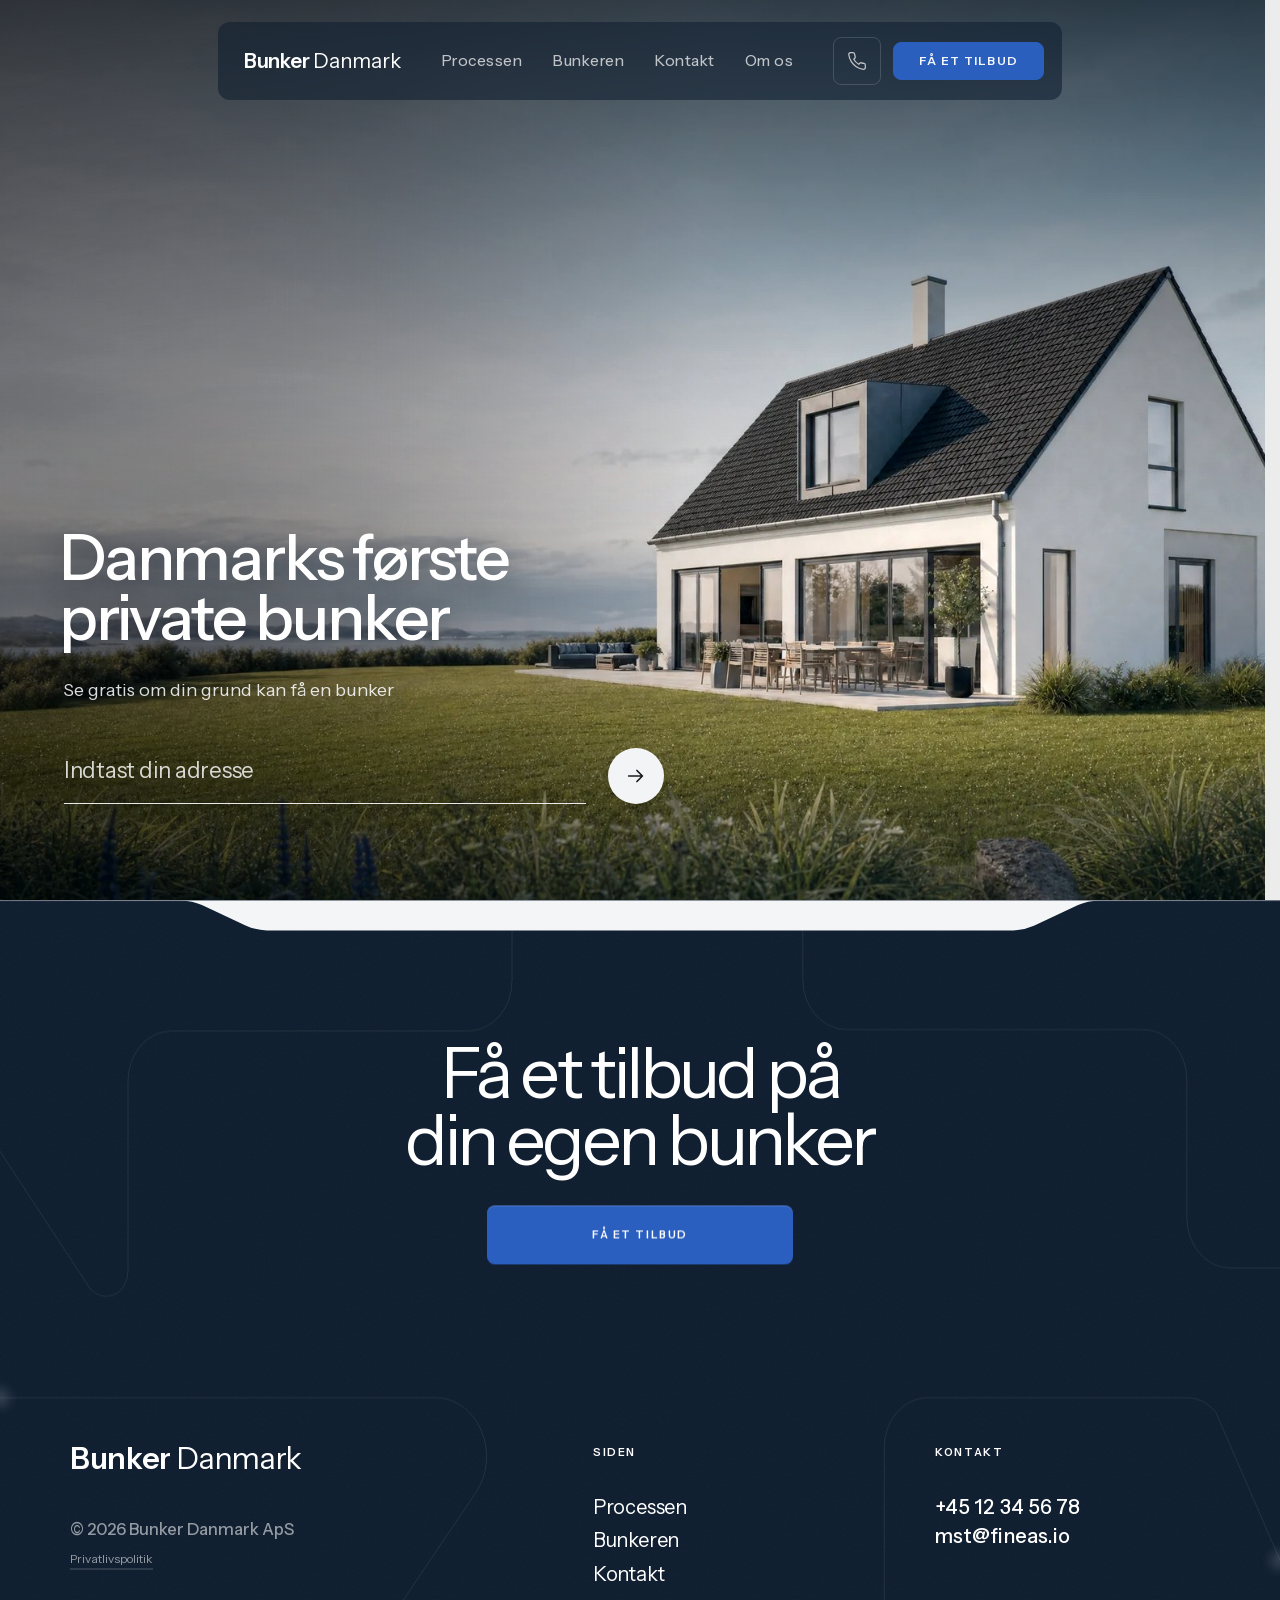
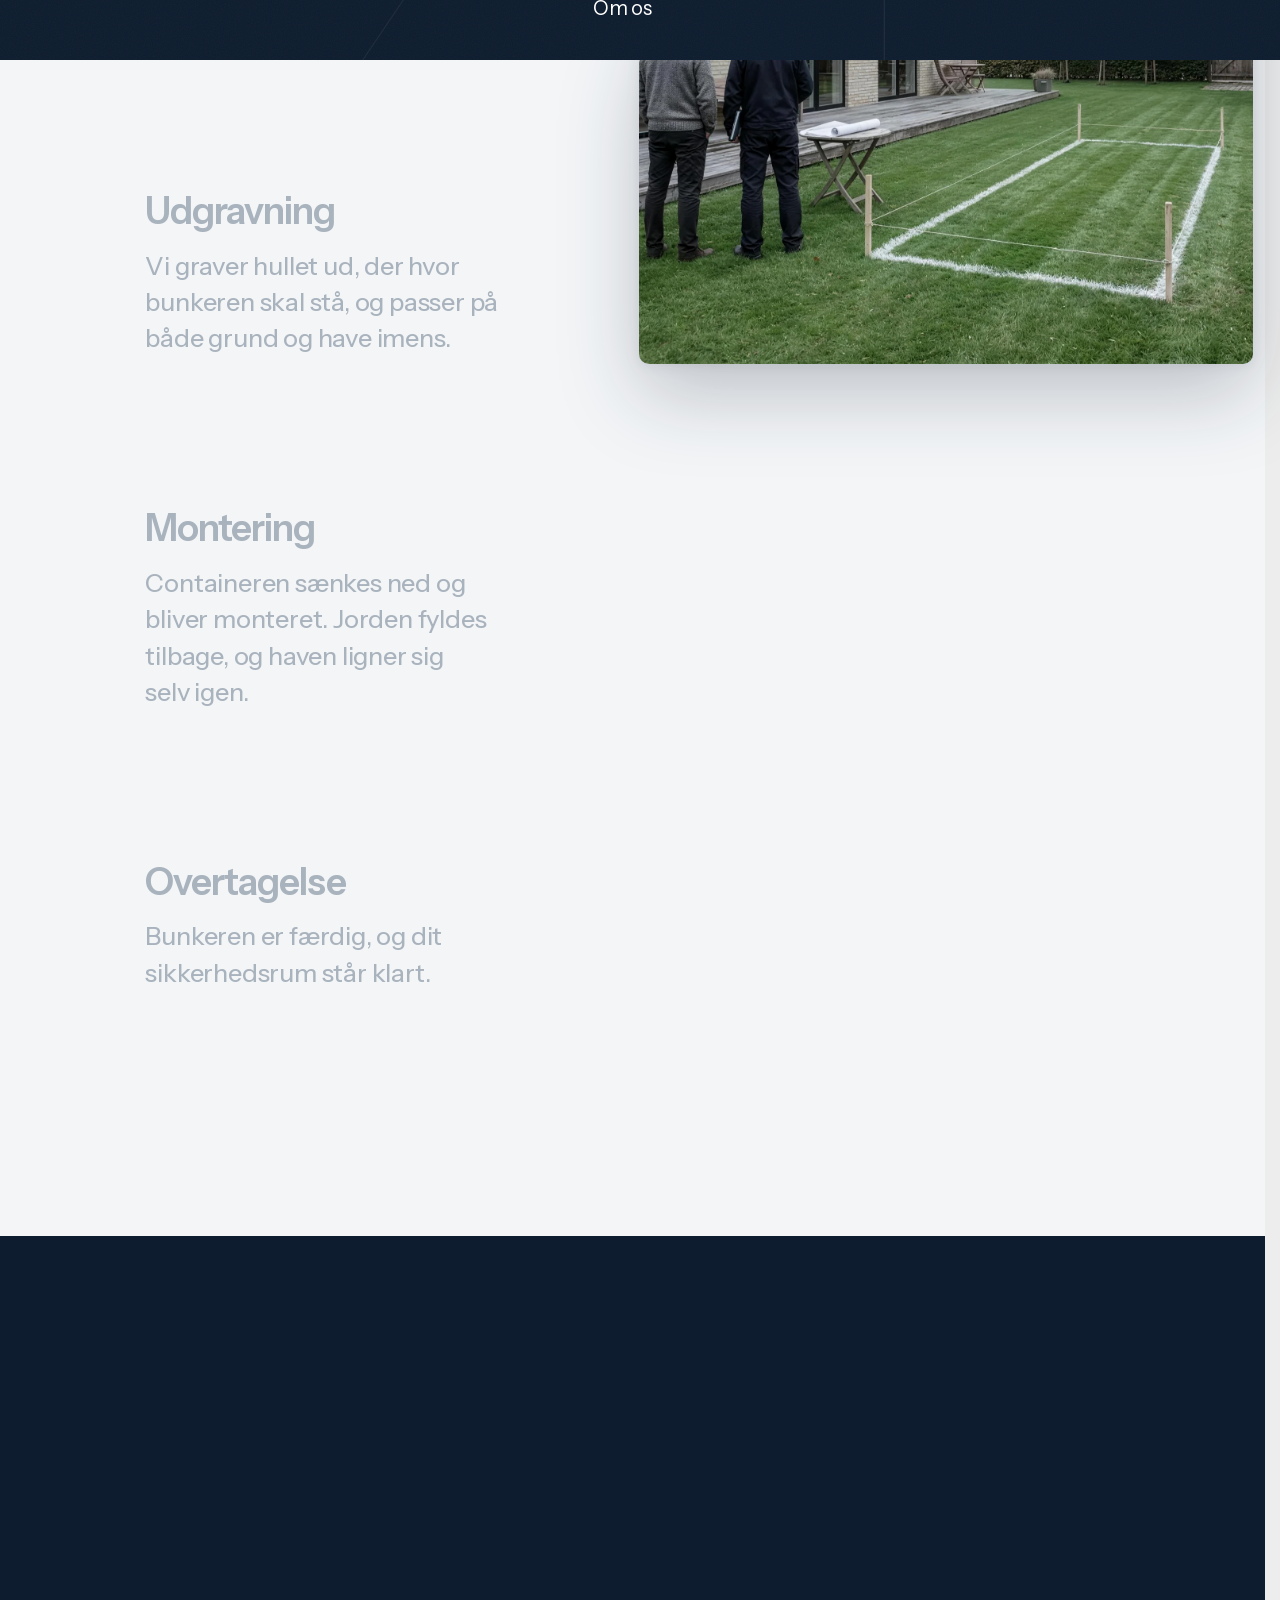
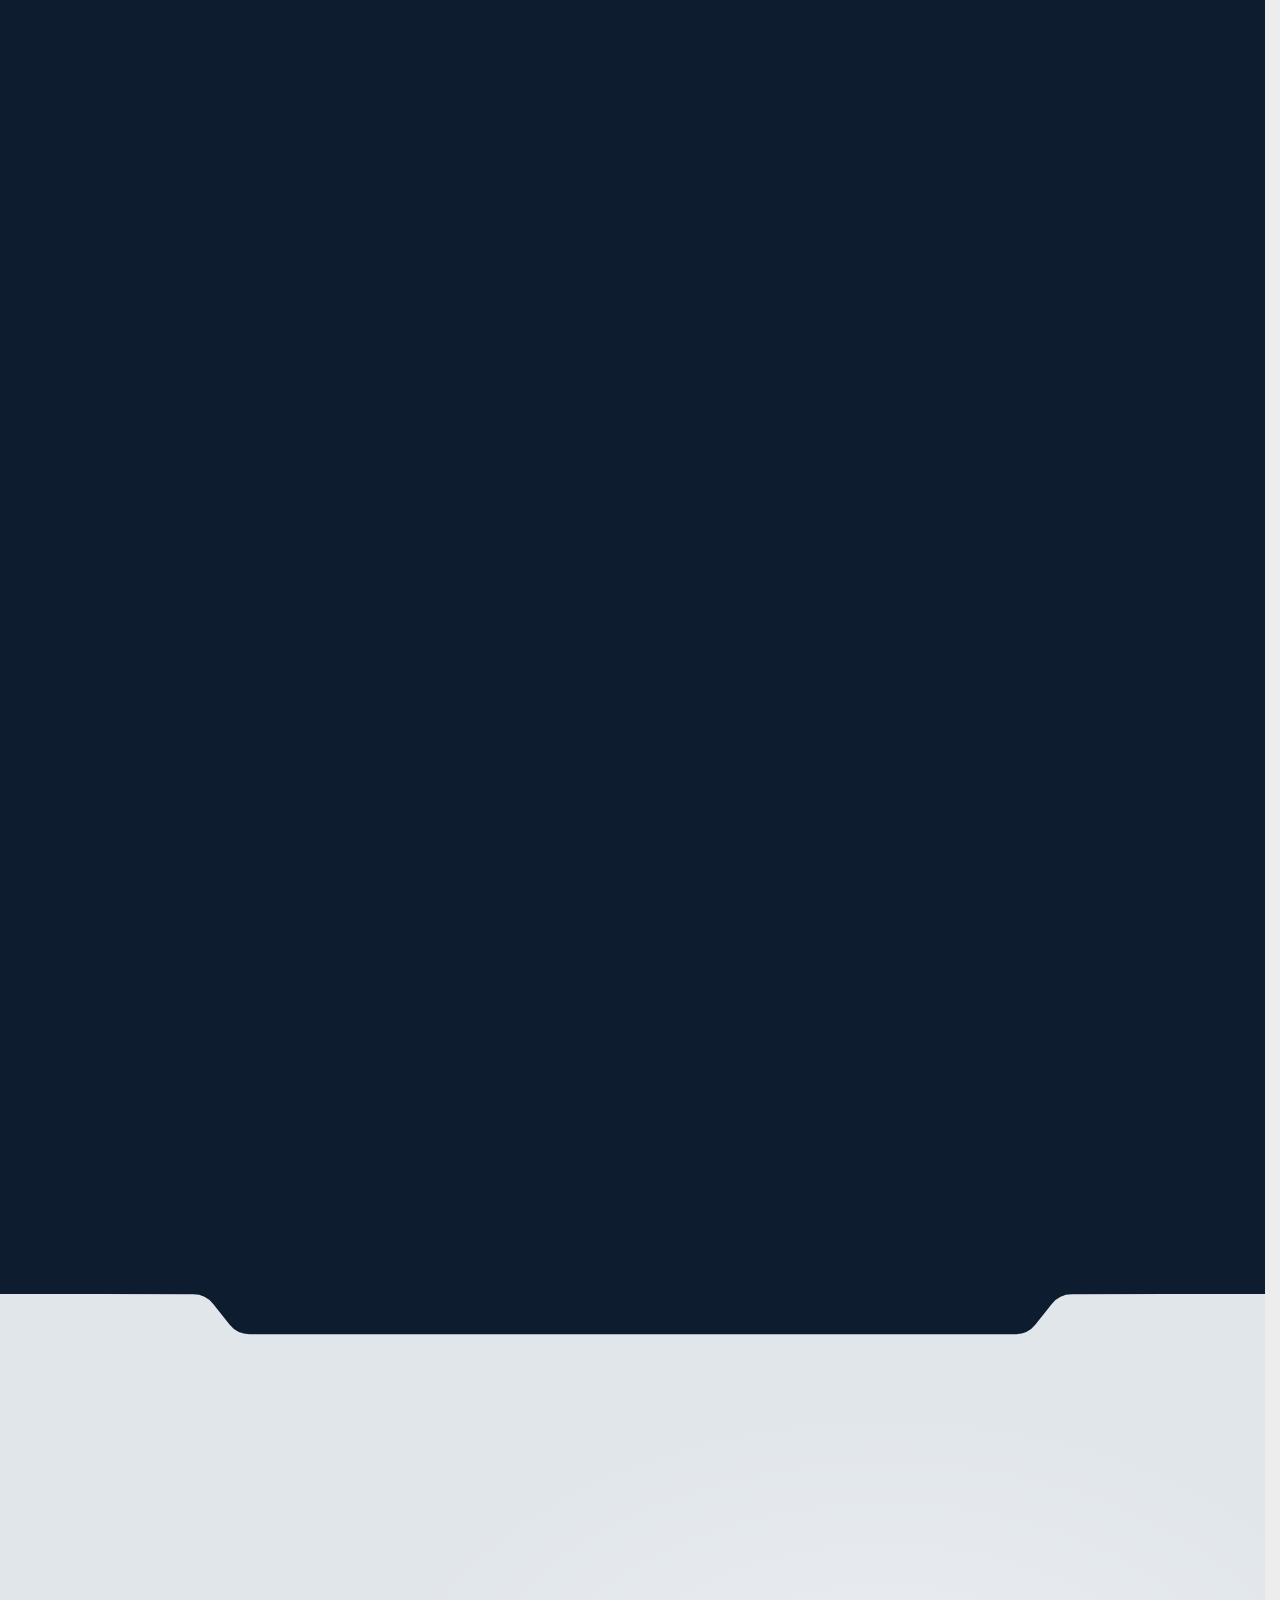
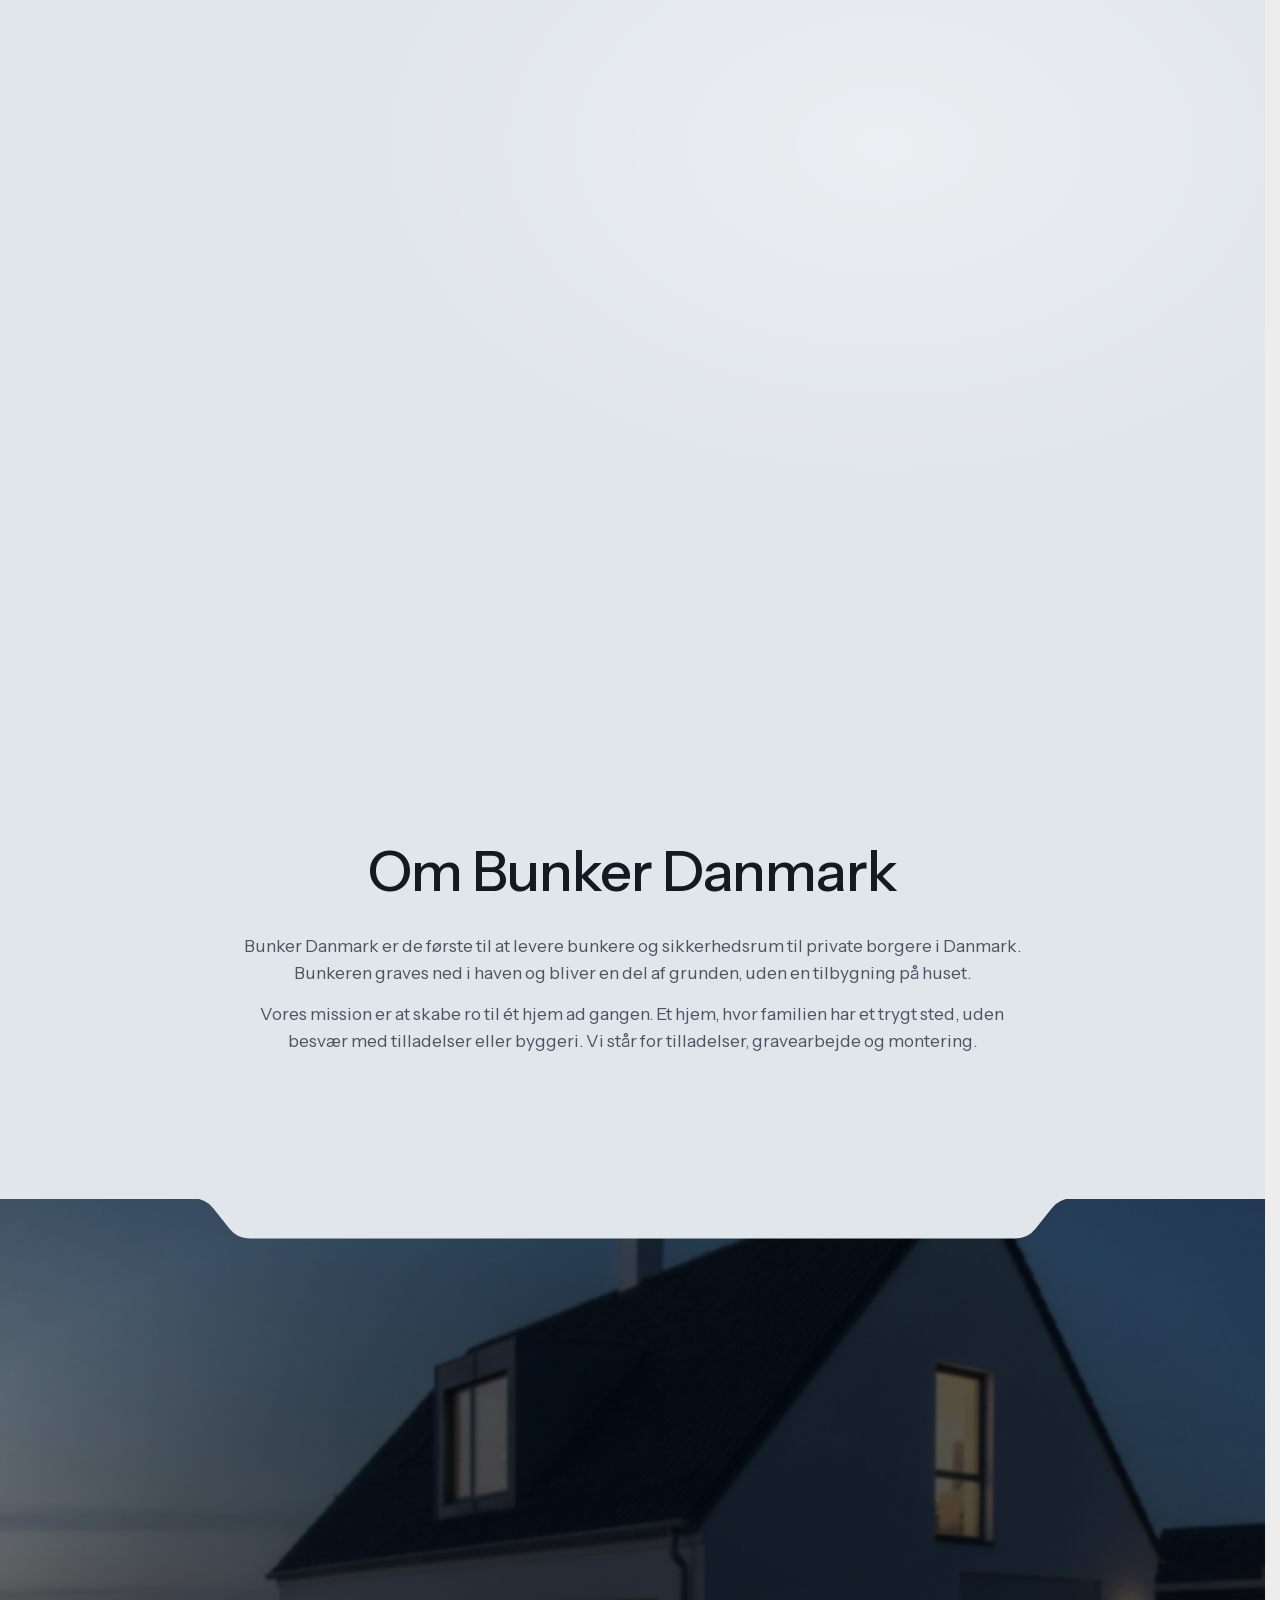
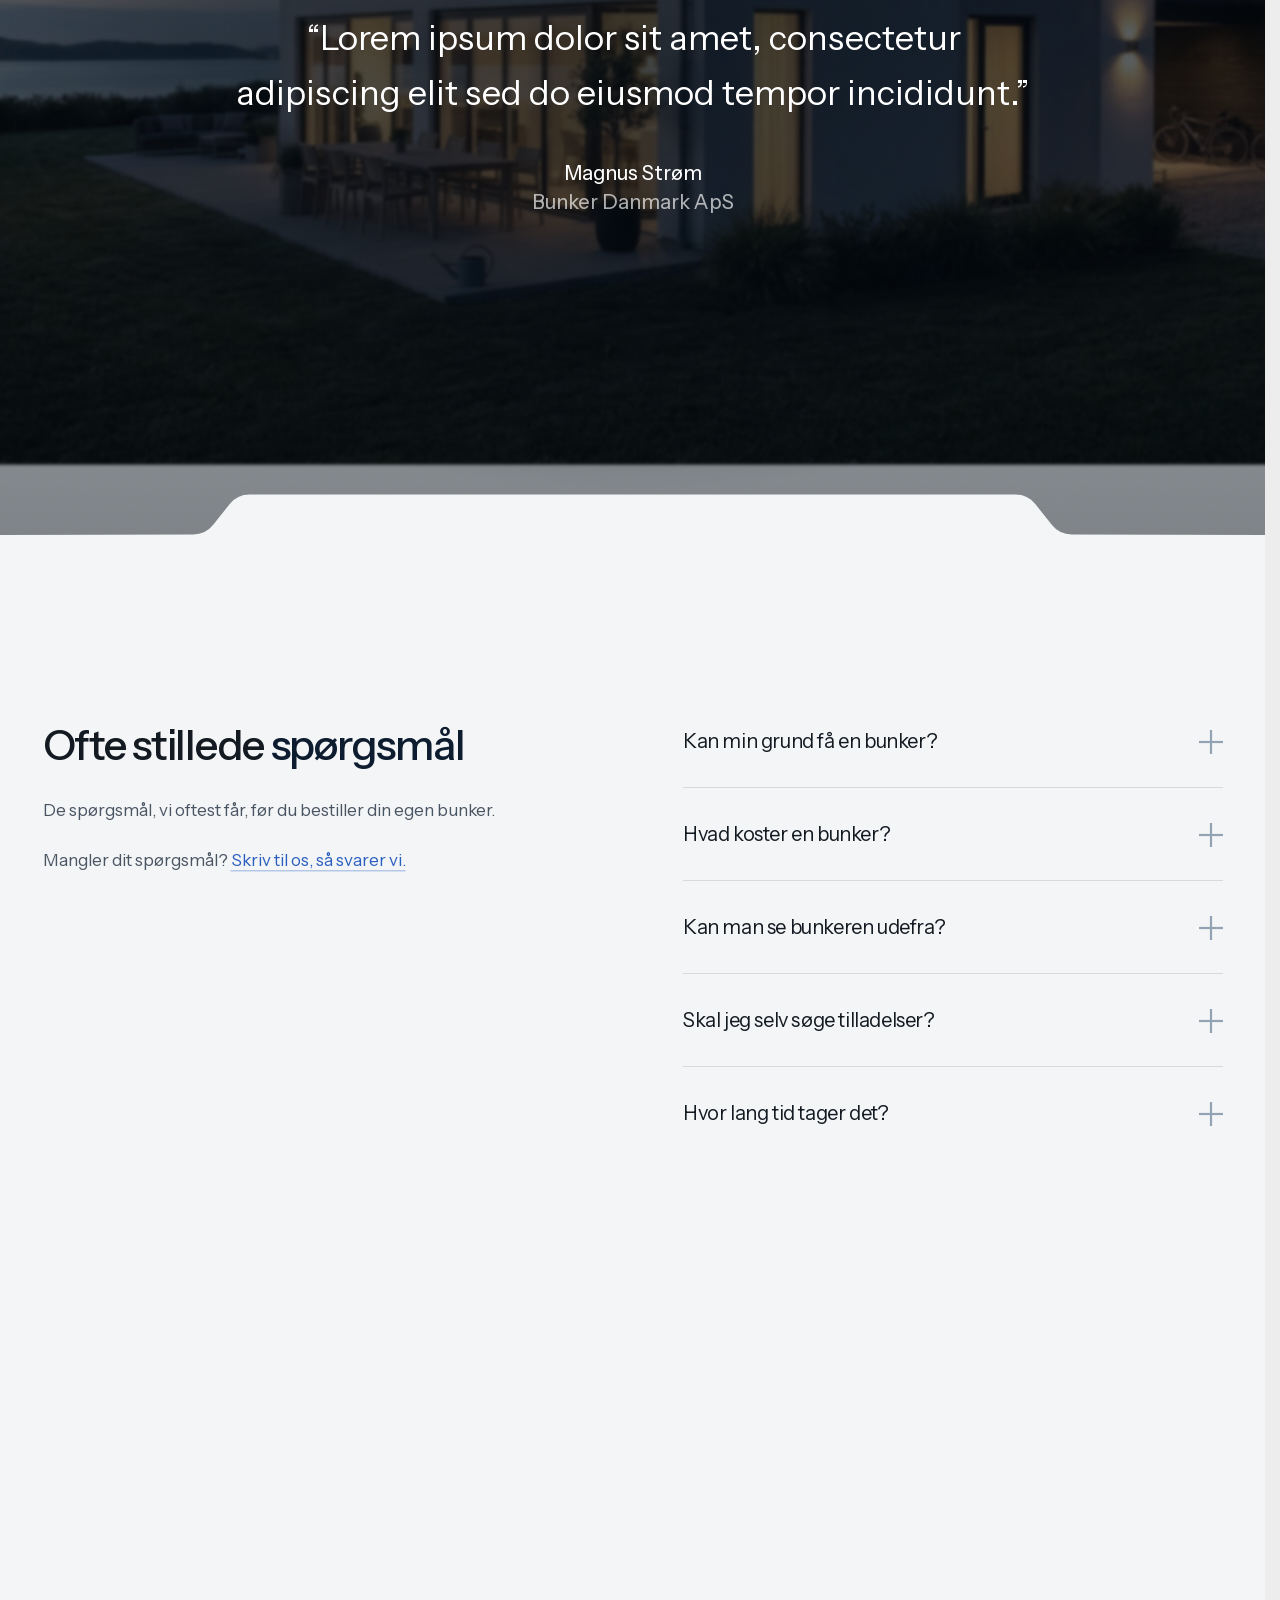
<file: index.html>
<!DOCTYPE html>
<html lang="da">
<head>
<meta charset="utf-8">
<meta name="viewport" content="width=device-width, initial-scale=1">
<title>Bunker Danmark · Din egen bunker, under din have</title>
<meta name="robots" content="noindex, nofollow">
<meta name="description" content="Bunker Danmark leverer private bunkere og sikkerhedsrum, gravet ned i haven. Skriv din adresse, og få en gratis vurdering af din grund.">
<meta property="og:title" content="Bunker Danmark · Din egen bunker, under din have">
<meta property="og:description" content="Private bunkere og sikkerhedsrum, gravet ned i haven. Gratis vurdering af din grund.">
<meta property="og:image" content="https://patrickjoshuamugisha-dev.github.io/bunker-danmark-option-a/media/share.jpg">
<meta property="og:url" content="https://patrickjoshuamugisha-dev.github.io/bunker-danmark-option-a/">
<meta property="og:image:width" content="1200">
<meta property="og:image:height" content="630">
<meta name="twitter:card" content="summary_large_image">
<meta property="og:type" content="website">
<meta name="theme-color" content="#0d1c2e">
<link rel="icon" href="favicon.svg" type="image/svg+xml">
<link rel="apple-touch-icon" href="apple-touch-icon.png">
<link rel="preload" href="fonts/InstrumentSans-latin.woff2" crossorigin as="font" type="font/woff2">
<link rel="stylesheet" href="css/terminal.pruned.css">
<link rel="stylesheet" href="css/replica.css">
<link rel="stylesheet" href="css/final.css">
<link rel="stylesheet" href="css/polish.css">
<link rel="stylesheet" href="css/update.css">
<link rel="stylesheet" href="css/room.css?v=0917g">
<script>
  /* Set before the body paints, so the veil is never a flash of content that
     then gets covered. It is opt-IN: without JS, or with reduced motion on,
     the class is never added, .boot stays display:none and the page is simply
     the page. A veil that needs JS to be REMOVED can strand the visitor. */
  if (!matchMedia('(prefers-reduced-motion: reduce)').matches) {
    document.documentElement.classList.add('booting');
    /* The stylesheets above are render-blocking, but the very first paint the
       browser makes can still be the default white canvas. On a navy veil that
       is a white flash - visible in the capture at frame 0. Painting the root
       inline here means the first pixel on screen is already the field. */
    document.documentElement.style.background = '#ededed';
  }
</script>
</head>
<body>
<div id="__nuxt"><div><!--[--><div id="app"><header class="site-header" data-v-bb6830dc><div class="site-container" data-v-bb6830dc><div class="site-grid | w-full mx-auto"><!--[--><div class="inner" data-v-bb6830dc><a aria-current="page" href="#top" class="router-link-active router-link-exact-active logo-link" aria-label="Bunker Danmark, til toppen" data-v-bb6830dc><span class="brand-wordmark" data-v-bb6830dc><span class="wm-k">Bunker</span> <span class="wm-l">Danmark</span></span></a><nav class="nav | font-nav" data-v-bb6830dc><ul data-v-bb6830dc><li data-v-bb6830dc><a href="#bunkeren" class="" data-v-bb6830dc>Processen</a></li><li data-v-bb6830dc><a href="#fordele" class="" data-v-bb6830dc>Bunkeren</a></li><li data-v-bb6830dc><a href="#kontakt" class="" data-v-bb6830dc>Kontakt</a></li><li data-v-bb6830dc><a href="#om" class="" data-v-bb6830dc>Om os</a></li></ul></nav><div class="header-actions" data-v-bb6830dc><!----><div class="phone-popdown header-phone" data-v-bb6830dc data-v-cafe0bfb><a class="phone-trigger" href="tel:+4512345678" aria-label="Ring til Bunker Danmark på +45 12 34 56 78" data-v-cafe0bfb><svg xmlns="http://www.w3.org/2000/svg" width="20" height="20" viewBox="0 0 24 24" fill="none" stroke="currentColor" stroke-width="1.5" stroke-linecap="round" stroke-linejoin="round" aria-hidden="true" data-v-cafe0bfb><path d="M22 16.92v3a2 2 0 0 1-2.18 2 19.79 19.79 0 0 1-8.63-3.07 19.5 19.5 0 0 1-6-6 19.79 19.79 0 0 1-3.07-8.67A2 2 0 0 1 4.11 2h3a2 2 0 0 1 2 1.72 12.84 12.84 0 0 0 .7 2.81 2 2 0 0 1-.45 2.11L8.09 9.91a16 16 0 0 0 6 6l1.27-1.27a2 2 0 0 1 2.11-.45 12.84 12.84 0 0 0 2.81.7A2 2 0 0 1 22 16.92z" data-v-cafe0bfb></path></svg></a><!----></div><div class="header-cta" data-v-bb6830dc><a href="#kontakt" class="cta-button cta-button--primary" aria-label="Få et tilbud" data-v-bb6830dc><span class="link-active" data-v-bb6830dc><span class="cta-button-word" data-v-bb6830dc>FÅ ET</span><span class="cta-button-word" data-v-bb6830dc>TILBUD</span></span></a></div></div><button class="toggle-mobile-menu-button | label-6" aria-label="Toggle menu" aria-expanded="false" aria-haspopup="true" aria-controls="mobile-menu" data-v-bb6830dc><span class="wrapper" data-v-bb6830dc><span class="hl --1 t" data-v-bb6830dc></span><span class="hl --2 t" data-v-bb6830dc></span><span class="cl --1 t" data-v-bb6830dc><span class="cli --g t" data-v-bb6830dc></span><span class="cli t" data-v-bb6830dc></span></span><span class="cl --2 t" data-v-bb6830dc><span class="cli --g t" data-v-bb6830dc></span><span class="cli t" data-v-bb6830dc></span></span></span></button></div><div class="mobile-menu" data-lenis-prevent data-v-bb6830dc><div class="mobile-menu-overlay" aria-hidden="true" data-v-bb6830dc></div><aside class="mobile-menu-panel" data-v-bb6830dc><div class="mobile-drawer-logo" data-v-bb6830dc><a href="#top" class="mobile-drawer-logo-link brand-wordmark brand-wordmark--drawer" aria-label="Bunker Danmark, til toppen" data-v-bb6830dc><span class="wm-k">Bunker</span> <span class="wm-l">Danmark</span></a></div><!----><div class="mobile-menu-drawer" data-v-bb6830dc><nav id="mobile-menu" class="mobile-menu-items | menu-typo no-scrollbar" aria-hidden="true" data-v-bb6830dc><ul class="mobile-menu-items-level-1" data-v-bb6830dc><li class="mobile-menu-item" data-v-bb6830dc><a href="#bunkeren" data-v-bb6830dc>Processen</a></li><li class="mobile-menu-item" data-v-bb6830dc><a href="#fordele" data-v-bb6830dc>Bunkeren</a></li><li class="mobile-menu-item" data-v-bb6830dc><a href="#kontakt" data-v-bb6830dc>Kontakt</a></li><li class="mobile-menu-item" data-v-bb6830dc><a href="#om" data-v-bb6830dc>Om os</a></li></ul><a class="mobile-menu-cta" href="#kontakt">Få et tilbud</a><a class="mobile-menu-phone" href="tel:+4512345678">+45 12 34 56 78</a><!----></nav></div><!----></aside></div><!--]--></div></div></header><main data-v-26ed1394><!--[--><div class="content-wrapper" data-v-ce9a9e73><div data-v-ce9a9e73><!--[--><section class="video-carousel" id="top" data-v-9b19b290><div class="wrapper" data-v-9b19b290><span data-v-9b19b290></span></div><div class="homepage-scroll-content" data-v-9b19b290 data-v-3be8a5c1><div class="content" data-v-3be8a5c1><div class="hero-copy" data-v-bb6830dc><h1>Danmarks første<br>private bunker</h1><p class="hero-sub" data-v-bb6830dc>Se gratis om din grund kan få en bunker</p><form class="hero-check" data-v-bb6830dc><input type="text" name="adresse" autocomplete="street-address" placeholder="Indtast din adresse" aria-label="Din adresse" data-v-bb6830dc><button type="submit" data-v-bb6830dc>Få et tilbud</button></form><p class="hero-fine" data-v-bb6830dc>Din vurdering vises med det samme.</p></div></div></div></section><div class="notch-separator__wrapper" data-v-b0ce0e74><div class="notch-separator" data-v-b0ce0e74><div class="notch-section__wrapper" data-v-b0ce0e74 data-v-3fe87144><div class="svg-mask" data-v-3fe87144 style="--d27fb6da:url(#clip-v-0-0-0-0-1-0);--b18bdda2:url(#mask-v-0-0-0-0-1-0);" data-v-ebd3c3c9><svg width="0" height="0" viewBox="-0.5 -0.5 1 1" class="svg" shape-rendering="geometricPrecision" data-v-ebd3c3c9><defs data-v-ebd3c3c9><clipPath id="clip-v-0-0-0-0-1-0" clipPathUnits="userSpaceOnUse" data-v-ebd3c3c9><path d="M -0.5,-0.5 L -0.25,-0.25 A 0.85,0.85 0 0 1 0,0.35 L 0,20 A 0,0 0 0 1 0,20 L 0,20 A 0,0 0 0 1 0,20 L 0,0.35 A 0.85,0.85 0 0 1 0.25,-0.25 L 0.5,-0.5 L 0.5,0.5 L -0.5,0.5 L -0.5,-0.5" data-v-ebd3c3c9></path></clipPath></defs></svg><div class="ssr use-clip slot" data-v-ebd3c3c9><!--[--><!--[--><div class="notch-top__bg-container" data-v-b0ce0e74></div><!--]--><!--]--></div></div></div></div></div><div class="notch-section__wrapper" data-v-3e5feb24 data-v-3fe87144><div class="svg-mask" data-v-3fe87144 style="--d27fb6da:url(#clip-v-0-0-0-0-7-0);--b18bdda2:url(#mask-v-0-0-0-0-7-0);" data-v-ebd3c3c9><svg width="0" height="0" viewBox="-0.5 -0.5 1 1" class="svg" shape-rendering="geometricPrecision" data-v-ebd3c3c9><defs data-v-ebd3c3c9><clipPath id="clip-v-0-0-0-0-7-0" clipPathUnits="userSpaceOnUse" data-v-ebd3c3c9><path d="M -0.5,-0.5 L 0.5,-0.5 L 0.5,0.5 L -0.5,0.5 L -0.5,-0.5" data-v-ebd3c3c9></path></clipPath></defs></svg><div class="ssr use-clip slot" data-v-ebd3c3c9><!--[--><!--[--><section class="section__wrapper" id="bunkeren" data-v-3e5feb24><!----><!----><!----><!----><!----><div class="section-introduction hp-si2" aria-labelledby="section-label" data-v-3e5feb24><div class="content-wrapper" data-v-3e5feb24><div class="section-content" data-v-3e5feb24><p  class="label label-5" role="text" data-v-3e5feb24>Bunkeren</p><header class="spacing header animated-strong" data-v-3e5feb24><!--[--><h2 class="title-si">Bunkeren graves ned i din have</h2><!--]--></header><div class="wide paragraphs-wrapper" data-v-3e5feb24></div></div><!----><!----><!----><!----></div></div></section><!--]--><!--]--></div></div></div><section class="features-steps" style="--314863dd:4;" data-v-1f873f9c><div class="inner" style="--current-item:0;" data-v-1f873f9c><div class="content | body-2" data-v-1f873f9c><div class="header" data-v-1f873f9c><div class="odometer" data-v-1f873f9c data-v-dfc3204d><!--[--><div class="digit-column" data-v-dfc3204d><div class="digit-stack" data-v-dfc3204d><!--[--><div class="digit" data-v-dfc3204d><span data-v-dfc3204d>0</span></div><div class="digit" data-v-dfc3204d><span data-v-dfc3204d>1</span></div><div class="digit" data-v-dfc3204d><span data-v-dfc3204d>2</span></div><div class="digit" data-v-dfc3204d><span data-v-dfc3204d>3</span></div><div class="digit" data-v-dfc3204d><span data-v-dfc3204d>4</span></div><div class="digit" data-v-dfc3204d><span data-v-dfc3204d>5</span></div><div class="digit" data-v-dfc3204d><span data-v-dfc3204d>6</span></div><div class="digit" data-v-dfc3204d><span data-v-dfc3204d>7</span></div><div class="digit" data-v-dfc3204d><span data-v-dfc3204d>8</span></div><div class="digit" data-v-dfc3204d><span data-v-dfc3204d>9</span></div><!--]--></div></div><div class="digit-column" data-v-dfc3204d><div class="digit-stack" data-v-dfc3204d><!--[--><div class="digit" data-v-dfc3204d><span data-v-dfc3204d>0</span></div><div class="digit" data-v-dfc3204d><span data-v-dfc3204d>1</span></div><div class="digit" data-v-dfc3204d><span data-v-dfc3204d>2</span></div><div class="digit" data-v-dfc3204d><span data-v-dfc3204d>3</span></div><div class="digit" data-v-dfc3204d><span data-v-dfc3204d>4</span></div><div class="digit" data-v-dfc3204d><span data-v-dfc3204d>5</span></div><div class="digit" data-v-dfc3204d><span data-v-dfc3204d>6</span></div><div class="digit" data-v-dfc3204d><span data-v-dfc3204d>7</span></div><div class="digit" data-v-dfc3204d><span data-v-dfc3204d>8</span></div><div class="digit" data-v-dfc3204d><span data-v-dfc3204d>9</span></div><!--]--></div></div><!--]--></div><div class="counter__wrapper__mobile" data-v-1f873f9c><!--[--><div class="show counter__mobile" data-v-1f873f9c>01</div><div class="counter__mobile" data-v-1f873f9c>02</div><div class="counter__mobile" data-v-1f873f9c>03</div><div class="counter__mobile" data-v-1f873f9c>04</div><!--]--></div></div><div class="scroll-items" data-v-1f873f9c><ul class="scroll-items-list | no-scrollbar" data-v-1f873f9c><!--[--><li class="show scroll-item" style="--index:0;" data-v-1f873f9c><span class="split__wrapper" data-v-1f873f9c><!--[--><p><strong>Planlægning</strong>Vi klarer papirarbejdet, fra at undersøge din grund til tegninger og tilladelser, så du slipper for det.</p><!--]--></span></li><li class="scroll-item" style="--index:1;" data-v-1f873f9c><span class="split__wrapper" data-v-1f873f9c><!--[--><p><strong>Udgravning</strong>Vi graver hullet ud, der hvor bunkeren skal stå, og passer på både grund og have imens.</p><!--]--></span></li><li class="scroll-item" style="--index:2;" data-v-1f873f9c><span class="split__wrapper" data-v-1f873f9c><!--[--><p><strong>Montering</strong>Containeren sænkes ned og bliver monteret. Jorden fyldes tilbage, og haven ligner sig selv igen.</p><!--]--></span></li><li class="scroll-item" style="--index:3;" data-v-1f873f9c><span class="split__wrapper" data-v-1f873f9c><!--[--><p><strong>Overtagelse</strong>Bunkeren er færdig, og dit sikkerhedsrum står klart.</p><!--]--></span></li><!--]--></ul><div class="scrollbar" aria-hidden="true" data-v-1f873f9c><div class="scrollbar-inner" data-v-1f873f9c></div></div></div></div><div class="svg-mask" data-v-1f873f9c style="--d27fb6da:url(#clip-v-0-0-0-0-8-0);--b18bdda2:url(#mask-v-0-0-0-0-8-0);" data-v-ebd3c3c9><svg width="0" height="0" viewBox="-0.5 -0.5 1 1" class="svg" shape-rendering="geometricPrecision" data-v-ebd3c3c9><defs data-v-ebd3c3c9><clipPath id="clip-v-0-0-0-0-8-0" clipPathUnits="userSpaceOnUse" data-v-ebd3c3c9><path d="M -0.5,-0.5 L 0.5,-0.5 L 0.5,-19.5 L 0.25,-19.75 A 0.15,0.15 0 0 0 0,-19.65 L 0,0 A 0,0 0 0 1 0,0 L 0,0 A 0,0 0 0 1 0,0 L 0,-19.65 A 0.15,0.15 0 0 0 -0.25,-19.75 L -0.5,-19.5 L -0.21,-8 A 8.21,8.21 0 0 0 8,0 L 30,0 A 0,0 0 0 1 30,0 L 30,0 A 0,0 0 0 1 30,0 L 0.35,0 A 0.85,0.85 0 0 1 -0.25,-0.25 L -0.5,-0.5" data-v-ebd3c3c9></path></clipPath></defs></svg><div class="ssr use-clip slot" data-v-ebd3c3c9><!--[--><div class="images" data-v-1f873f9c><!--[--><div class="media-el image is-visible" data-v-1f873f9c data-v-18c5ce2a><div class="media-wrapper lg" data-v-18c5ce2a><img class="video" src="media/steps/proces-1.webp" alt="" decoding="async" preload="auto" muted loop playsinline data-v-18c5ce2a></div><!----></div><div class="media-el image" data-v-1f873f9c data-v-18c5ce2a><div class="media-wrapper lg" data-v-18c5ce2a><img class="video" src="media/steps/proces-2.webp" alt="" decoding="async" preload="auto" muted loop playsinline data-v-18c5ce2a></div><!----></div><div class="media-el image" data-v-1f873f9c data-v-18c5ce2a><div class="media-wrapper lg" data-v-18c5ce2a><img class="video" src="media/steps/proces-3.webp" alt="" decoding="async" preload="auto" muted loop playsinline data-v-18c5ce2a></div><!----></div><div class="media-el image" data-v-1f873f9c data-v-18c5ce2a><div class="media-wrapper lg" data-v-18c5ce2a><img class="video" src="media/steps/proces-4.webp" alt="" decoding="async" preload="auto" muted loop playsinline data-v-18c5ce2a></div><!----></div><!--]--><div class="buttons" data-v-1f873f9c><button class="button" disabled data-v-1f873f9c><svg width="10" height="18" xmlns="http://www.w3.org/2000/svg" fill="none" viewBox="0 0 10 18" data-v-1f873f9c><path stroke-linecap="square" stroke-linejoin="round" stroke-width="2" d="M8.072 1.943 1.058 8.857l7.014 6.915" data-v-1f873f9c></path></svg></button><button class="button" data-v-1f873f9c><svg width="10" height="18" xmlns="http://www.w3.org/2000/svg" fill="none" viewBox="0 0 10 18" data-v-1f873f9c><path stroke-linecap="square" stroke-linejoin="round" stroke-width="2" d="m1.928 1.943 7.014 6.914-7.014 6.915" data-v-1f873f9c></path></svg></button></div></div><!--]--></div></div></div></section><section class="room11-navy product-grid product-grid--pt-xl product-grid--pb-lg product-grid--bg-white product-grid--cols-3" id="fordele" data-v-d9cad3f0><div class="room11"><figure class="room11__media"><img src="media/steps/room.webp" alt="Indeni bunkeren: køjer, skabe og en bænk for enden" width="1600" height="1980" loading="lazy" decoding="async"></figure><div class="room11__text"><h2 class="room11__title">Ro under<br>overfladen</h2><p class="room11__lead">Vi laver typisk 20- og 40-fods bunkere, som kan sættes sammen efter behov. Priserne starter fra 125.000 kr.</p></div></div><div class="product-grid__intro" data-v-d9cad3f0><h2 class="product-grid__heading | title-si" data-v-d9cad3f0>Vi klarer alt fra tegning til færdig bunker</h2></div><div class="product-grid__grid" data-v-d9cad3f0><!--[--><article class="product-grid__card" data-v-d9cad3f0><div class="product-grid__card-text" data-v-d9cad3f0><h3 class="product-grid__card-heading | title-h3" data-v-d9cad3f0>Skjult under græsplænen</h3><div class="product-grid__card-desc | body-4" data-v-d9cad3f0><!--[--><p class="body-4" style="">Bunkeren ligger under græsplænen, og haven bliver lagt tilbage ovenpå. Fra haven er der ikke noget at se.</p><!--]--></div></div><div class="product-grid__card-media" data-v-d9cad3f0><div class="media-el" data-v-d9cad3f0 data-v-18c5ce2a><!--[--><picture class="media-wrapper lg" data-v-18c5ce2a><!--[--><source type="image/webp" sizes="(max-width: 479px) 462px, (max-width: 767px) 738px, (max-width: 1023px) 985px, (max-width: 1439px) 1920px, (max-width: 1679px) 1680px, (max-width: 1919px) 1920px, 2560px"><!--]--><img alt decoding="async" onerror="this.setAttribute(&#39;data-error&#39;, 1)" draggable="false" data-nuxt-pic src="media/steps/usp-1.webp" sizes="(max-width: 479px) 462px, (max-width: 767px) 738px, (max-width: 1023px) 985px, (max-width: 1439px) 1920px, (max-width: 1679px) 1680px, (max-width: 1919px) 1920px, 2560px"><img src="media/steps/usp-1.webp" alt="En robotplæneklipper på den nyslåede græsplæne" loading="lazy" decoding="async" width="1200" height="900"></picture><!--]--><!----></div></div></article><article class="product-grid__card" data-v-d9cad3f0><div class="product-grid__card-text" data-v-d9cad3f0><h3 class="product-grid__card-heading | title-h3" data-v-d9cad3f0>Tilladelserne på plads</h3><div class="product-grid__card-desc | body-4" data-v-d9cad3f0><!--[--><p class="body-4" style="">Hver grund har sine egne regler. Vi finder ud af, hvad der gælder hos dig, og søger tilladelserne for dig.</p><!--]--></div></div><div class="product-grid__card-media" data-v-d9cad3f0><div class="media-el" data-v-d9cad3f0 data-v-18c5ce2a><!--[--><picture class="media-wrapper lg" data-v-18c5ce2a><!--[--><source type="image/webp" sizes="(max-width: 479px) 462px, (max-width: 767px) 738px, (max-width: 1023px) 985px, (max-width: 1439px) 1920px, (max-width: 1679px) 1680px, (max-width: 1919px) 1920px, 2560px"><!--]--><img alt decoding="async" onerror="this.setAttribute(&#39;data-error&#39;, 1)" draggable="false" data-nuxt-pic src="media/steps/usp-2.webp" sizes="(max-width: 479px) 462px, (max-width: 767px) 738px, (max-width: 1023px) 985px, (max-width: 1439px) 1920px, (max-width: 1679px) 1680px, (max-width: 1919px) 1920px, 2560px"><img src="media/steps/usp-2.webp" alt="Papirerne i en mappe og husnøglerne i vindueskarmen, haven udenfor" loading="lazy" decoding="async" width="1200" height="900"></picture><!--]--><!----></div></div></article><article class="product-grid__card" data-v-d9cad3f0><div class="product-grid__card-text" data-v-d9cad3f0><h3 class="product-grid__card-heading | title-h3" data-v-d9cad3f0>Indrettet og klar til brug</h3><div class="product-grid__card-desc | body-4" data-v-d9cad3f0><!--[--><p class="body-4" style="">Bunkeren er indrettet, når den står i haven. Du skal ikke selv sætte noget op.</p><!--]--></div></div><div class="product-grid__card-media" data-v-d9cad3f0><div class="media-el" data-v-d9cad3f0 data-v-18c5ce2a><!--[--><picture class="media-wrapper lg" data-v-18c5ce2a><!--[--><source type="image/webp" sizes="(max-width: 479px) 462px, (max-width: 767px) 738px, (max-width: 1023px) 985px, (max-width: 1439px) 1920px, (max-width: 1679px) 1680px, (max-width: 1919px) 1920px, 2560px"><!--]--><img alt decoding="async" onerror="this.setAttribute(&#39;data-error&#39;, 1)" draggable="false" data-nuxt-pic src="media/steps/usp-3b.webp" sizes="(max-width: 479px) 462px, (max-width: 767px) 738px, (max-width: 1023px) 985px, (max-width: 1439px) 1920px, (max-width: 1679px) 1680px, (max-width: 1919px) 1920px, 2560px"><img src="media/steps/usp-3b.webp" alt="Den redte underkøje med væglampen tændt" loading="lazy" decoding="async" width="1200" height="900"></picture><!--]--><!----></div></div></article><!--]--></div></section><div class="notch-separator__wrapper" data-v-b0ce0e74><div class="notch-separator" data-v-b0ce0e74><div class="notch-section__wrapper" data-v-b0ce0e74 data-v-3fe87144><div class="svg-mask" data-v-3fe87144 style="--d27fb6da:url(#clip-v-0-0-0-0-4-0);--b18bdda2:url(#mask-v-0-0-0-0-4-0);" data-v-ebd3c3c9><svg width="0" height="0" viewBox="-0.5 -0.5 1 1" class="svg" shape-rendering="geometricPrecision" data-v-ebd3c3c9><defs data-v-ebd3c3c9><clipPath id="clip-v-0-0-0-0-4-0" clipPathUnits="userSpaceOnUse" data-v-ebd3c3c9><path d="M -0.5,-0.5 L -0.25,-0.25 A 0.85,0.85 0 0 1 0,0.35 L 0,20 A 0,0 0 0 1 0,20 L 0,20 A 0,0 0 0 1 0,20 L 0,0.35 A 0.85,0.85 0 0 1 0.25,-0.25 L 0.5,-0.5 L 0.5,0.5 L -0.5,0.5 L -0.5,-0.5" data-v-ebd3c3c9></path></clipPath></defs></svg><div class="ssr use-clip slot" data-v-ebd3c3c9><!--[--><!--[--><div class="notch-top__bg-container" data-v-b0ce0e74></div><!--]--><!--]--></div></div></div></div></div><div class="notch-section__wrapper" data-v-3e5feb24 data-v-3fe87144><div class="svg-mask" data-v-3fe87144 style="--d27fb6da:url(#clip-v-0-0-0-0-5-0);--b18bdda2:url(#mask-v-0-0-0-0-5-0);" data-v-ebd3c3c9><svg width="0" height="0" viewBox="-0.5 -0.5 1 1" class="svg" shape-rendering="geometricPrecision" data-v-ebd3c3c9><defs data-v-ebd3c3c9><clipPath id="clip-v-0-0-0-0-5-0" clipPathUnits="userSpaceOnUse" data-v-ebd3c3c9><path d="M -0.5,-0.5 L 0.5,-0.5 L 0.5,0.5 L -0.5,0.5 L -0.5,-0.5" data-v-ebd3c3c9></path></clipPath></defs></svg><div class="ssr use-clip slot" data-v-ebd3c3c9><!--[--><!--[--><section class="section__wrapper" id="priser" data-v-3e5feb24><!-- heading merged into the roi-calculator lead, Fable pass 2026-09-03 --></section><!--]--><!--]--></div></div></div><div class="roi-calculator-reference" id="kontakt" data-v-eea4f33e><div class="roi-calculator" data-v-eea4f33e data-v-f2d9ff5a><div class="roi-calculator__form" data-v-f2d9ff5a><p class="price-lead title-h2">Det begynder med en gratis vurdering</p><ul class="price-points"><li>Vi ser om der er plads og tilladelser til at grave.</li><li>Vi finder den størrelse, der passer til grunden.</li><li>Du får et pristilbud, du kan regne med.</li></ul></div><div class="contact-card">
<form class="contact-form" novalidate>
<div class="cf-field cf-field--lead"><label for="cf-adresse">Adresse</label><input id="cf-adresse" type="text" name="adresse" autocomplete="street-address" required placeholder="Din adresse"></div>
<div class="cf-two">
<div class="cf-field"><label for="cf-navn">Navn</label><input id="cf-navn" type="text" name="navn" autocomplete="name" required placeholder="Dit navn"></div>
<div class="cf-field"><label for="cf-telefon">Telefon</label><input id="cf-telefon" type="tel" name="telefon" autocomplete="tel" inputmode="numeric" placeholder="Dit nummer"></div>
</div>
<div class="cf-field"><label for="cf-email">E-mail</label><input id="cf-email" type="email" name="email" autocomplete="email" required placeholder="Din e-mail"></div>
<input type="checkbox" name="botcheck" class="cf-hp" tabindex="-1" autocomplete="off" aria-hidden="true">
<div class="cf-foot">
<p class="cf-line">Gratis og uforpligtende</p>
<button type="submit" class="cf-send"><span>Få et tilbud</span><i aria-hidden="true">&rarr;</i></button>
</div>

</form>
</div></div></div><div class="notch-section__wrapper" data-v-3e5feb24 data-v-3fe87144><div class="svg-mask" data-v-3fe87144 style="--d27fb6da:url(#clip-v-0-0-0-0-10-0);--b18bdda2:url(#mask-v-0-0-0-0-10-0);" data-v-ebd3c3c9><svg width="0" height="0" viewBox="-0.5 -0.5 1 1" class="svg" shape-rendering="geometricPrecision" data-v-ebd3c3c9><defs data-v-ebd3c3c9><clipPath id="clip-v-0-0-0-0-10-0" clipPathUnits="userSpaceOnUse" data-v-ebd3c3c9><path d="M -0.5,-0.5 L 0.5,-0.5 L 0.5,0.5 L -0.5,0.5 L -0.5,-0.5" data-v-ebd3c3c9></path></clipPath></defs></svg><div class="ssr use-clip slot" data-v-ebd3c3c9><!--[--><!--[--><section class="section__wrapper" id="om" data-v-3e5feb24><!----><!----><!----><!----><!----><div class="section-introduction hp-si2" aria-labelledby="section-label" data-v-3e5feb24><div class="content-wrapper" data-v-3e5feb24><div class="section-content" data-v-3e5feb24><header class="header animated-strong" data-v-3e5feb24><!--[--><h2 class="title-si">Om Bunker Danmark</h2><!--]--></header><p class="paragraph body-4" data-v-3e5feb24>Bunker Danmark er de første til at levere bunkere og sikkerhedsrum til private borgere i Danmark. Bunkeren graves ned i haven og bliver en del af grunden, uden en tilbygning på huset.</p><p class="paragraph body-4">Vores mission er at skabe ro til ét hjem ad gangen. Et hjem, hvor familien har et trygt sted, uden besvær med tilladelser eller byggeri. Vi står for tilladelser, gravearbejde og montering.</p><!----></div><!----><!----><!----><!----></div></div></section><!--]--><!--]--></div></div></div><div class="notch-section__wrapper" data-v-46d09fd2 data-v-3fe87144><div class="svg-mask" data-v-3fe87144 style="--d27fb6da:url(#clip-v-0-0-0-0-12-0);--b18bdda2:url(#mask-v-0-0-0-0-12-0);" data-v-ebd3c3c9><svg width="0" height="0" viewBox="-0.5 -0.5 1 1" class="svg" shape-rendering="geometricPrecision" data-v-ebd3c3c9><defs data-v-ebd3c3c9><clipPath id="clip-v-0-0-0-0-12-0" clipPathUnits="userSpaceOnUse" data-v-ebd3c3c9><path d="M -0.5,-0.5 L 0,0 A 0,0 0 0 1 0,0 L 0,0 A 0,0 0 0 1 0,0 L 0,0 A 0,0 0 0 1 0,0 L 0,0 A 0,0 0 0 1 0,0 L 0.5,-0.5 L 0.5,0.5 L 0.25,0.25 A 0.85,0.85 0 0 1 0,-0.35 L 0,-20 A 0,0 0 0 1 0,-20 L 0,-20 A 0,0 0 0 1 0,-20 L 0,-0.35 A 0.85,0.85 0 0 1 -0.25,0.25 L -0.5,0.5 L -0.5,-0.5" data-v-ebd3c3c9></path></clipPath></defs></svg><div class="ssr use-clip slot" data-v-ebd3c3c9><!--[--><!--[--><div class="big-image-content" data-v-46d09fd2><div class="image-wrapper" data-v-46d09fd2><div class="media-el image" data-v-46d09fd2 data-v-18c5ce2a><!--[--><picture class="media-wrapper lg has-mb-asset" data-v-18c5ce2a><!--[--><source type="image/webp" srcset="media/lift-home.webp"><!--]--><img alt="" decoding="async" loading="lazy" draggable="false" data-nuxt-pic src="media/lift-home.webp" width="2560" height="1434"></picture><!--]--><!--[--><picture class="media-wrapper mb" data-v-18c5ce2a><!--[--><source type="image/webp" srcset="media/lift-home-m.webp"><!--]--><img alt="" decoding="async" loading="lazy" draggable="false" data-nuxt-pic src="media/lift-home-m.webp" width="1440" height="2572"></picture><!--]--></div></div><div class="quote-block" data-v-46d09fd2><div class="quote-text title-h2" data-v-46d09fd2><p data-v-46d09fd2>&ldquo;Lorem ipsum dolor sit amet, consectetur adipiscing elit sed do eiusmod tempor incididunt.&rdquo;</p></div><div class="quote-author" data-v-46d09fd2><div class="author-info" data-v-46d09fd2><p class="name body-1" data-v-46d09fd2>Magnus Str&oslash;m</p><p class="company body-1" data-v-46d09fd2>Bunker Danmark ApS</p></div></div></div></div><!--]--><!--]--></div></div></div><!-- section 8 contact form deleted: section 5 carries the form now (Fable pass 2026-09-03) --><section class="tabbed-accordion" id="faq"><div class="tabbed-accordion__wrapper"><div class="tabbed-accordion__richtext animated-strong"><!--[--><h2 class="title-h2" style="margin:0;line-height:1.2;">Ofte stillede <strong>spørgsmål</strong></h2><p class="body-1">De spørgsmål, vi oftest får, før du bestiller din egen bunker.</p>
<p class="body-1 faq-more-line">Mangler dit spørgsmål? <a href="#kontakt" class="faq-more">Skriv til os, så svarer vi.</a></p><!--]--></div><div class="tabbed-accordion__content"><div class="tabbed-accordion__accordion"><!--[--><details class="accordion-item"><summary class="accordion-item__summary"><span class="accordion-item__title">Kan min grund få en bunker?</span><svg class="accordion-item__icon" xmlns="http://www.w3.org/2000/svg" width="24" height="24" viewBox="0 0 24 24" fill="none" aria-hidden="true"><rect x="10.91" y="0" width="2.182" height="24" fill="currentColor"></rect><rect x="24" y="10.91" width="2.182" height="24" transform="rotate(90 24 10.91)" fill="currentColor"></rect></svg></summary><div class="accordion-item__content"><div class="accordion-item__content-inner"><p class="body-4"><span style="color: #1F1F1F">Det finder du ud af med det samme. Tast din adresse, og se om grunden egner sig til en bunker. Kræver noget en nærmere vurdering, vender vi tilbage til dig.</span></p></div></div></details><details class="accordion-item"><summary class="accordion-item__summary"><span class="accordion-item__title">Hvad koster en bunker?</span><svg class="accordion-item__icon" xmlns="http://www.w3.org/2000/svg" width="24" height="24" viewBox="0 0 24 24" fill="none" aria-hidden="true"><rect x="10.91" y="0" width="2.182" height="24" fill="currentColor"></rect><rect x="24" y="10.91" width="2.182" height="24" transform="rotate(90 24 10.91)" fill="currentColor"></rect></svg></summary><div class="accordion-item__content"><div class="accordion-item__content-inner"><p class="body-4"><span style="color: #1F1F1F">Prisen afhænger af størrelse og forhold, ligesom når du bygger et hus. Vi laver typisk 20- og 40-fods bunkere, og priserne starter fra 125.000 kr.</span></p></div></div></details><details class="accordion-item"><summary class="accordion-item__summary"><span class="accordion-item__title">Kan man se bunkeren udefra?</span><svg class="accordion-item__icon" xmlns="http://www.w3.org/2000/svg" width="24" height="24" viewBox="0 0 24 24" fill="none" aria-hidden="true"><rect x="10.91" y="0" width="2.182" height="24" fill="currentColor"></rect><rect x="24" y="10.91" width="2.182" height="24" transform="rotate(90 24 10.91)" fill="currentColor"></rect></svg></summary><div class="accordion-item__content"><div class="accordion-item__content-inner"><p class="body-4"><span style="color: #1F1F1F">Nej. Containeren ligger under græsplænen, og haven bliver lagt tilbage ovenpå. Indgangen er det eneste, man ser.</span></p></div></div></details>
<details class="accordion-item"><summary class="accordion-item__summary"><span class="accordion-item__title">Skal jeg selv søge tilladelser?</span><svg class="accordion-item__icon" xmlns="http://www.w3.org/2000/svg" width="24" height="24" viewBox="0 0 24 24" fill="none" aria-hidden="true"><rect x="10.91" y="0" width="2.182" height="24" fill="currentColor"></rect><rect x="24" y="10.91" width="2.182" height="24" transform="rotate(90 24 10.91)" fill="currentColor"></rect></svg></summary><div class="accordion-item__content"><div class="accordion-item__content-inner"><p class="body-4"><span style="color: #1F1F1F">Tilladelser er forskellige fra grund til grund. Vi undersøger, hvad der kræves hos dig, og klarer papirarbejdet, så du slipper for det.</span></p></div></div></details><details class="accordion-item"><summary class="accordion-item__summary"><span class="accordion-item__title">Hvor lang tid tager det?</span><svg class="accordion-item__icon" xmlns="http://www.w3.org/2000/svg" width="24" height="24" viewBox="0 0 24 24" fill="none" aria-hidden="true"><rect x="10.91" y="0" width="2.182" height="24" fill="currentColor"></rect><rect x="24" y="10.91" width="2.182" height="24" transform="rotate(90 24 10.91)" fill="currentColor"></rect></svg></summary><div class="accordion-item__content"><div class="accordion-item__content-inner"><p class="body-4"><span style="color: #1F1F1F">Tidslinjen afhænger af grunden og de tilladelser, der skal på plads. Når din grund er vurderet, får du en konkret tidsplan for levering og nedgravning.</span></p></div></div></details><!--]--></div></div></div></section><!--]--></div><div class="footer__height-holder --static" data-v-ce9a9e73 data-v-0da6245d><div class="--static overlay-sticky__wrapper" data-v-0da6245d></div><div class="--static footer__wrapper" data-v-0da6245d><div class="svg-mask" data-v-0da6245d style="--d27fb6da:url(#clip-v-0-0-0-0);--b18bdda2:url(#mask-v-0-0-0-0);" data-v-ebd3c3c9><svg width="0" height="0" viewBox="-0.5 -0.5 1 1" class="svg" shape-rendering="geometricPrecision" data-v-ebd3c3c9><defs data-v-ebd3c3c9><clipPath id="clip-v-0-0-0-0" clipPathUnits="userSpaceOnUse" data-v-ebd3c3c9><path d="M -0.5,-0.5 L -0.25,-0.25 A 0.85,0.85 0 0 1 0,0.35 L 0,30 A 0,0 0 0 1 0,30 L 0,30 A 0,0 0 0 1 0,30 L 0,0.35 A 0.85,0.85 0 0 1 0.25,-0.25 L 0.5,-0.5 L 0.5,0.5 L -0.5,0.5 L -0.5,-0.5" data-v-ebd3c3c9></path></clipPath></defs></svg><div class="ssr use-clip slot" data-v-ebd3c3c9><!--[--><div class="path-background" data-v-0da6245d data-v-203e72aa><div class="ref-offset-left-grid" data-v-203e72aa><div class="ref-element col-6" data-v-203e72aa></div><div class="ref-element col-10" data-v-203e72aa></div></div><svg width="0" height="0" viewBox="0 0 0 0" class="svg" data-v-203e72aa><defs data-v-203e72aa><filter id="v-0-0-0-2" x="0" y="0" width="155" height="89" filterUnits="userSpaceOnUse" color-interpolation-filters="sRGB" data-v-203e72aa><feGaussianBlur stdDeviation="17" data-v-203e72aa></feGaussianBlur></filter></defs><!--[--><!--[--><path fill-opacity="0.06" filter="url(#v-0-0-0-2)" d="M55.1257 34C40.6277 34 34 36.52 34 44.5C34 54.16 38.9708 55 55.1257 55C78.4606 55 121.817 45.34 120.988 44.5C119.817 43.312 78.4606 34 55.1257 34Z" fill="#A2A2A2" data-v-203e72aa></path><path d="M 0,0 L 0,0 A 0,0 0 0 1 0,0 L 0,0 A 0,0 0 0 1 0,0 L 0,0 A 0,0 0 0 1 0,0 L 0,0" stroke="#A2A2A2" fill="none" stroke-opacity="0.15" stroke-width="1" data-v-203e72aa></path><path d="M 0,0 L 0,0 A 0,0 0 0 1 0,0 L 0,0 A 0,0 0 0 1 0,0 L 0,0 A 0,0 0 0 1 0,0 L 0,0" fill="none" stroke="#A2A2A2" stroke-width="1" stroke-linecap="round" data-v-203e72aa></path><!--]--><!--[--><path fill-opacity="0.06" filter="url(#v-0-0-0-2)" d="M55.1257 34C40.6277 34 34 36.52 34 44.5C34 54.16 38.9708 55 55.1257 55C78.4606 55 121.817 45.34 120.988 44.5C119.817 43.312 78.4606 34 55.1257 34Z" fill="#A2A2A2" data-v-203e72aa></path><path d="M 0,0 L 0,0 A 0,0 0 0 1 0,0 L 0,0" stroke="#A2A2A2" fill="none" stroke-opacity="0.15" stroke-width="1" data-v-203e72aa></path><path d="M 0,0 L 0,0 A 0,0 0 0 1 0,0 L 0,0" fill="none" stroke="#A2A2A2" stroke-width="1" stroke-linecap="round" data-v-203e72aa></path><!--]--><!--[--><path fill-opacity="0.06" filter="url(#v-0-0-0-2)" d="M55.1257 34C40.6277 34 34 36.52 34 44.5C34 54.16 38.9708 55 55.1257 55C78.4606 55 121.817 45.34 120.988 44.5C119.817 43.312 78.4606 34 55.1257 34Z" fill="#A2A2A2" data-v-203e72aa></path><path d="M 0,0 L 0,0 A 0,0 0 0 1 0,0 L 0,0" stroke="#A2A2A2" fill="none" stroke-opacity="0.15" stroke-width="1" data-v-203e72aa></path><path d="M 0,0 L 0,0 A 0,0 0 0 1 0,0 L 0,0" fill="none" stroke="#A2A2A2" stroke-width="1" stroke-linecap="round" data-v-203e72aa></path><!--]--><!--]--></svg><div class="content" data-v-203e72aa><!--[--><div class="footer" data-v-0da6245d><div class="footer-header" data-v-0da6245d><div class="footer-title" data-v-0da6245d><h1>Få et tilbud <strong>på din egen bunker</strong></h1></div><a href="#kontakt" class="button-tilt header-link label-4" style="--lineColor:white;" data-v-0da6245d data-v-d0493d08>Få et tilbud</a></div><div class="content-wrapper" data-v-0da6245d><div class="logo-section" data-v-0da6245d><a href="#top" class="brand-wordmark brand-wordmark--footer" aria-label="Bunker Danmark, til toppen" data-v-0da6245d><span class="wm-k">Bunker</span> <span class="wm-l">Danmark</span></a><p class="footer-copy" data-v-0da6245d>© 2026 Bunker Danmark ApS</p><a href="privatlivspolitik.html" class="footer-policy" data-v-0da6245d>Privatlivspolitik</a></div><div class="footer-links" data-v-0da6245d><div class="links-wrapper" data-v-0da6245d><div class="links-list tech-list" data-v-0da6245d><p class="label label-4" data-v-0da6245d><span data-v-0da6245d>Siden</span></p><ul data-v-0da6245d><!--[--><li class="i-links" data-v-0da6245d><a href="#bunkeren" class="link link-active" data-v-0da6245d>Processen</a></li><li class="i-links" data-v-0da6245d><a href="#fordele" class="link link-active" data-v-0da6245d>Bunkeren</a></li><li class="i-links" data-v-0da6245d><a href="#kontakt" class="link link-active" data-v-0da6245d>Kontakt</a></li><li class="i-links" data-v-0da6245d><a href="#om" class="link link-active" data-v-0da6245d>Om os</a></li><!--]--></ul></div></div></div><div class="footer-contact" data-v-0da6245d><div class="contact-col" data-v-0da6245d><p class="label label-4" data-v-0da6245d><span data-v-0da6245d>KONTAKT</span></p><a href="tel:+4512345678" rel="noopener noreferrer" class="contact-link body-3 link-active" data-v-0da6245d>+45 12 34 56 78</a><a href="mailto:mst@fineas.io" class="contact-link body-3 link-active" data-v-0da6245d>mst@fineas.io</a></div></div></div></div><!--]--></div></div><!--]--></div></div></div></div></div><!--]--></main></div><!--]--><div class="app-transition" data-v-2a5cb2b0><div class="bg-overlay" data-v-2a5cb2b0></div><div class="loader" data-v-2a5cb2b0><div class="top" data-v-2a5cb2b0><div class="svg-mask" data-v-2a5cb2b0 style="--d27fb6da:url(#clip-v-0-4);--b18bdda2:url(#mask-v-0-4);" data-v-ebd3c3c9><svg width="0" height="0" viewBox="-0.5 -0.5 1 1" class="svg" shape-rendering="geometricPrecision" data-v-ebd3c3c9><defs data-v-ebd3c3c9><clipPath id="clip-v-0-4" clipPathUnits="userSpaceOnUse" data-v-ebd3c3c9><path d="M -0.5,-0.5 L 0.5,-0.5 L 0.5,0.5 L 0,0 A 0,0 0 0 1 0,0 L 0,0 A 0,0 0 0 1 0,0 L 0,0 A 0,0 0 0 1 0,0 L 0,0 A 0,0 0 0 1 0,0 L -0.5,0.5 L -0.5,-0.5" data-v-ebd3c3c9></path></clipPath></defs></svg><div class="ssr use-clip slot" data-v-ebd3c3c9><!--[--><div class="top-mask" data-v-2a5cb2b0><div class="full-wrapper" data-v-2a5cb2b0><div class="background-wrapper" data-v-2a5cb2b0><svg xmlns="http://www.w3.org/2000/svg" width="1920" height="1080" fill="none" viewBox="0 0 1920 1080" data-v-2a5cb2b0><path stroke="url(#a)" d="M-700.91 637.033c-35.991 0-65.09-29.072-65.09-65.03V243.03c0-35.958 29.099-65.03 65.09-65.03h443.989c17.306 0 33.846 6.885 46.099 19.126l333.719 333.258a53 53 0 0 0 4.135 4.132c10.261 9.333 23.739 15.301 38.748 15.913 35.071 1.377 63.711-29.99 63.711-65.03V243.03c0-35.958 29.099-65.03 65.09-65.03H696.5c38.66 0 70-31.34 70-70v-298" opacity=".15"></path><path stroke="url(#b)" d="M1243-383v495.474c0 35.957 29.1 65.029 65.09 65.029h275.35c35.99 0 65.09 29.072 65.09 65.03V436.5c0 33.137 26.87 60 60 60H2002" opacity=".15"></path><path stroke="#0D1C2E" d="m284 1160.5 252.476-251.616a26 26 0 0 0 2.91-2.908c9.802-10.557 15.928-24.481 16.54-39.782C557.152 831.46 525.602 803 490.837 803H-7M1270 1115V913.089c0-35.99 29.07-65.089 65.03-65.089h429.55a79.98 79.98 0 0 1 46.91 15.195L2082 1059" opacity=".15"></path><defs><linearGradient id="a" x1="384.5" x2="384.5" y1="53.5" y2="-181" gradientUnits="userSpaceOnUse"><stop stop-color="#0D1C2E"></stop><stop offset="1" stop-color="#0D1C2E" stop-opacity="0"></stop></linearGradient><linearGradient id="b" x1="1445.77" x2="1445.77" y1="-389.5" y2="726" gradientUnits="userSpaceOnUse"><stop stop-color="#0D1C2E" stop-opacity="0"></stop><stop offset=".25" stop-color="#0D1C2E"></stop><stop offset=".75" stop-color="#0D1C2E"></stop><stop offset="1" stop-color="#0D1C2E" stop-opacity="0"></stop></linearGradient></defs></svg></div></div></div><!--]--></div></div></div><div class="bottom" data-v-2a5cb2b0><div class="svg-mask" data-v-2a5cb2b0 style="--d27fb6da:url(#clip-v-0-5);--b18bdda2:url(#mask-v-0-5);" data-v-ebd3c3c9><svg width="0" height="0" viewBox="-0.5 -0.5 1 1" class="svg" shape-rendering="geometricPrecision" data-v-ebd3c3c9><defs data-v-ebd3c3c9><clipPath id="clip-v-0-5" clipPathUnits="userSpaceOnUse" data-v-ebd3c3c9><path d="M -0.5,-0.5 L 0,0 A 0,0 0 0 1 0,0 L 0,0 A 0,0 0 0 1 0,0 L 0,0 A 0,0 0 0 1 0,0 L 0,0 A 0,0 0 0 1 0,0 L 0.5,-0.5 L 0.5,0.5 L -0.5,0.5 L -0.5,-0.5" data-v-ebd3c3c9></path></clipPath></defs></svg><div class="ssr use-clip slot" data-v-ebd3c3c9><!--[--><div class="bottom-mask" data-v-2a5cb2b0><div class="full-wrapper" data-v-2a5cb2b0><div class="background-wrapper" data-v-2a5cb2b0><svg xmlns="http://www.w3.org/2000/svg" width="1920" height="1080" fill="none" viewBox="0 0 1920 1080" data-v-2a5cb2b0><path stroke="url(#a)" d="M-700.91 637.033c-35.991 0-65.09-29.072-65.09-65.03V243.03c0-35.958 29.099-65.03 65.09-65.03h443.989c17.306 0 33.846 6.885 46.099 19.126l333.719 333.258a53 53 0 0 0 4.135 4.132c10.261 9.333 23.739 15.301 38.748 15.913 35.071 1.377 63.711-29.99 63.711-65.03V243.03c0-35.958 29.099-65.03 65.09-65.03H696.5c38.66 0 70-31.34 70-70v-298" opacity=".15"></path><path stroke="url(#b)" d="M1243-383v495.474c0 35.957 29.1 65.029 65.09 65.029h275.35c35.99 0 65.09 29.072 65.09 65.03V436.5c0 33.137 26.87 60 60 60H2002" opacity=".15"></path><path stroke="#0D1C2E" d="m284 1160.5 252.476-251.616a26 26 0 0 0 2.91-2.908c9.802-10.557 15.928-24.481 16.54-39.782C557.152 831.46 525.602 803 490.837 803H-7M1270 1115V913.089c0-35.99 29.07-65.089 65.03-65.089h429.55a79.98 79.98 0 0 1 46.91 15.195L2082 1059" opacity=".15"></path><defs><linearGradient id="a" x1="384.5" x2="384.5" y1="53.5" y2="-181" gradientUnits="userSpaceOnUse"><stop stop-color="#0D1C2E"></stop><stop offset="1" stop-color="#0D1C2E" stop-opacity="0"></stop></linearGradient><linearGradient id="b" x1="1445.77" x2="1445.77" y1="-389.5" y2="726" gradientUnits="userSpaceOnUse"><stop stop-color="#0D1C2E" stop-opacity="0"></stop><stop offset=".25" stop-color="#0D1C2E"></stop><stop offset=".75" stop-color="#0D1C2E"></stop><stop offset="1" stop-color="#0D1C2E" stop-opacity="0"></stop></linearGradient></defs></svg></div></div></div><!--]--></div></div></div></div><div class="overlay" data-v-2a5cb2b0></div></div><div class="app-loader" data-v-068da249><div class="overlay" data-v-068da249></div><div class="loader" data-v-068da249><div class="top" data-v-068da249><div class="svg-mask" data-v-068da249 style="--d27fb6da:url(#clip-v-0-6);--b18bdda2:url(#mask-v-0-6);" data-v-ebd3c3c9><svg width="0" height="0" viewBox="-0.5 -0.5 1 1" class="svg" shape-rendering="geometricPrecision" data-v-ebd3c3c9><defs data-v-ebd3c3c9><clipPath id="clip-v-0-6" clipPathUnits="userSpaceOnUse" data-v-ebd3c3c9><path d="M -0.5,-0.5 L 0.5,-0.5 L 0.5,0.5 L 0,0 A 0,0 0 0 1 0,0 L 0,0 A 0,0 0 0 1 0,0 L 0,0 A 0,0 0 0 1 0,0 L 0,0 A 0,0 0 0 1 0,0 L -0.5,0.5 L -0.5,-0.5" data-v-ebd3c3c9></path></clipPath></defs></svg><div class="ssr use-clip slot" data-v-ebd3c3c9><!--[--><div class="top-mask" data-v-068da249><div class="full-wrapper" data-v-068da249><div class="background-wrapper" data-v-068da249><svg width="0" height="0" viewbox="0 0 0 0" class="svg" data-v-068da249 data-v-aaa1b985><!--[--><path d="M 0,0 L 0,0 A 0,0 0 0 1 0,0 L 0,0 A 0,0 0 0 1 0,0 L 0,0 A 0,0 0 0 1 0,0 L 0,0" stroke="#0D1C2E" fill="none" stroke-opacity="0.15" stroke-width="1" data-v-aaa1b985></path><path d="M 0,0 L 0,0 A 0,0 0 0 1 0,0 L 0,0" stroke="#0D1C2E" fill="none" stroke-opacity="0.15" stroke-width="1" data-v-aaa1b985></path><path d="M 0,0 L 0,0 A 0,0 0 0 1 0,0 L 0,0" stroke="#0D1C2E" fill="none" stroke-opacity="0.15" stroke-width="1" data-v-aaa1b985></path><!--]--></svg></div><div class="logo-wrapper" data-v-068da249><div class="animated-logo" data-v-068da249 data-v-b5fe9da5><svg width="100" height="100" viewBox="0 0 100 100" xmlns="http://www.w3.org/2000/svg" data-v-b5fe9da5><defs data-v-b5fe9da5><mask id="mask" x="0" y="0" width="100" height="100" maskUnits="userSpaceOnUse" maskContentUnits="userSpaceOnUse" data-v-b5fe9da5><path d="M 8.59,1.41 A 4.83,4.83 0 0 1 12,0 L 98,0 A 2,2 0 0 1 100,2 L 100,88 A 4.83,4.83 0 0 1 98.59,91.41 L 91.41,98.59 A 4.83,4.83 0 0 1 88,100 L 2,100 A 2,2 0 0 1 0,98 L 0,12 A 4.83,4.83 0 0 1 1.41,8.59" fill="white" data-v-b5fe9da5></path></mask></defs><path mask="url(#mask)" d="M 8.59,1.41 A 4.83,4.83 0 0 1 12,0 L 98,0 A 2,2 0 0 1 100,2 L 100,88 A 4.83,4.83 0 0 1 98.59,91.41 L 91.41,98.59 A 4.83,4.83 0 0 1 88,100 L 2,100 A 2,2 0 0 1 0,98 L 0,12 A 4.83,4.83 0 0 1 1.41,8.59" fill="var(--c-dark-green)" data-v-b5fe9da5></path><g data-v-b5fe9da5><path d="M 10,13 A 3,3 0 0 1 13,10 L 33.67,10 L 63.33,10 A 0,0 0 0 1 63.33,10 L 63.33,10 A 0,0 0 0 1 63.33,10 L 87,10 A 3,3 0 0 1 90,13 L 90,33.67 A 3,3 0 0 1 87,36.67 L 66.33,36.67 A 3,3 0 0 0 63.33,39.67 L 63.33,60.33 L 63.33,87 A 3,3 0 0 1 60.33,90 L 39.67,90 A 3,3 0 0 1 36.67,87 L 36.67,39.67 A 3,3 0 0 0 33.67,36.67 L 13,36.67 A 3,3 0 0 1 10,33.67" fill="var(--c-dark-green)" data-v-b5fe9da5></path><path d="M 10,13 A 3,3 0 0 1 13,10 L 33.67,10 L 63.33,10 A 0,0 0 0 1 63.33,10 L 63.33,10 A 0,0 0 0 1 63.33,10 L 87,10 A 3,3 0 0 1 90,13 L 90,33.67 A 3,3 0 0 1 87,36.67 L 66.33,36.67 A 3,3 0 0 0 63.33,39.67 L 63.33,60.33 L 63.33,87 A 3,3 0 0 1 60.33,90 L 39.67,90 A 3,3 0 0 1 36.67,87 L 36.67,39.67 A 3,3 0 0 0 33.67,36.67 L 13,36.67 A 3,3 0 0 1 10,33.67" fill="#ededed" mask="url(#mask)" data-v-b5fe9da5></path></g></svg><span class="text" data-v-b5fe9da5><!--[--><span class="char-wrapper" data-v-b5fe9da5><span class="char" data-v-b5fe9da5>T</span></span><span class="char-wrapper" data-v-b5fe9da5><span class="char" data-v-b5fe9da5>e</span></span><span class="char-wrapper" data-v-b5fe9da5><span class="char" data-v-b5fe9da5>r</span></span><span class="char-wrapper" data-v-b5fe9da5><span class="char" data-v-b5fe9da5>m</span></span><span class="char-wrapper" data-v-b5fe9da5><span class="char" data-v-b5fe9da5>i</span></span><span class="char-wrapper" data-v-b5fe9da5><span class="char" data-v-b5fe9da5>n</span></span><span class="char-wrapper" data-v-b5fe9da5><span class="char" data-v-b5fe9da5>a</span></span><span class="char-wrapper" data-v-b5fe9da5><span class="char" data-v-b5fe9da5>l</span></span><!--]--></span></div></div></div></div><!--]--></div></div></div><div class="bottom" data-v-068da249><div class="svg-mask" data-v-068da249 style="--d27fb6da:url(#clip-v-0-7);--b18bdda2:url(#mask-v-0-7);" data-v-ebd3c3c9><svg width="0" height="0" viewBox="-0.5 -0.5 1 1" class="svg" shape-rendering="geometricPrecision" data-v-ebd3c3c9><defs data-v-ebd3c3c9><clipPath id="clip-v-0-7" clipPathUnits="userSpaceOnUse" data-v-ebd3c3c9><path d="M -0.5,-0.5 L 0,0 A 0,0 0 0 1 0,0 L 0,0 A 0,0 0 0 1 0,0 L 0,0 A 0,0 0 0 1 0,0 L 0,0 A 0,0 0 0 1 0,0 L 0.5,-0.5 L 0.5,0.5 L -0.5,0.5 L -0.5,-0.5" data-v-ebd3c3c9></path></clipPath></defs></svg><div class="ssr use-clip slot" data-v-ebd3c3c9><!--[--><div class="bottom-mask" data-v-068da249><div class="full-wrapper" data-v-068da249><div class="background-wrapper" data-v-068da249><svg width="0" height="0" viewbox="0 0 0 0" class="svg" data-v-068da249 data-v-aaa1b985><!--[--><path d="M 0,0 L 0,0 A 0,0 0 0 1 0,0 L 0,0 A 0,0 0 0 1 0,0 L 0,0 A 0,0 0 0 1 0,0 L 0,0" stroke="#0D1C2E" fill="none" stroke-opacity="0.15" stroke-width="1" data-v-aaa1b985></path><path d="M 0,0 L 0,0 A 0,0 0 0 1 0,0 L 0,0" stroke="#0D1C2E" fill="none" stroke-opacity="0.15" stroke-width="1" data-v-aaa1b985></path><path d="M 0,0 L 0,0 A 0,0 0 0 1 0,0 L 0,0" stroke="#0D1C2E" fill="none" stroke-opacity="0.15" stroke-width="1" data-v-aaa1b985></path><!--]--></svg></div><div class="logo-wrapper" data-v-068da249><div class="animated-logo" data-v-068da249 data-v-b5fe9da5><svg width="100" height="100" viewBox="0 0 100 100" xmlns="http://www.w3.org/2000/svg" data-v-b5fe9da5><defs data-v-b5fe9da5><mask id="mask" x="0" y="0" width="100" height="100" maskUnits="userSpaceOnUse" maskContentUnits="userSpaceOnUse" data-v-b5fe9da5><path d="M 8.59,1.41 A 4.83,4.83 0 0 1 12,0 L 98,0 A 2,2 0 0 1 100,2 L 100,88 A 4.83,4.83 0 0 1 98.59,91.41 L 91.41,98.59 A 4.83,4.83 0 0 1 88,100 L 2,100 A 2,2 0 0 1 0,98 L 0,12 A 4.83,4.83 0 0 1 1.41,8.59" fill="white" data-v-b5fe9da5></path></mask></defs><path mask="url(#mask)" d="M 8.59,1.41 A 4.83,4.83 0 0 1 12,0 L 98,0 A 2,2 0 0 1 100,2 L 100,88 A 4.83,4.83 0 0 1 98.59,91.41 L 91.41,98.59 A 4.83,4.83 0 0 1 88,100 L 2,100 A 2,2 0 0 1 0,98 L 0,12 A 4.83,4.83 0 0 1 1.41,8.59" fill="var(--c-dark-green)" data-v-b5fe9da5></path><g data-v-b5fe9da5><path d="M 10,13 A 3,3 0 0 1 13,10 L 33.67,10 L 63.33,10 A 0,0 0 0 1 63.33,10 L 63.33,10 A 0,0 0 0 1 63.33,10 L 87,10 A 3,3 0 0 1 90,13 L 90,33.67 A 3,3 0 0 1 87,36.67 L 66.33,36.67 A 3,3 0 0 0 63.33,39.67 L 63.33,60.33 L 63.33,87 A 3,3 0 0 1 60.33,90 L 39.67,90 A 3,3 0 0 1 36.67,87 L 36.67,39.67 A 3,3 0 0 0 33.67,36.67 L 13,36.67 A 3,3 0 0 1 10,33.67" fill="var(--c-dark-green)" data-v-b5fe9da5></path><path d="M 10,13 A 3,3 0 0 1 13,10 L 33.67,10 L 63.33,10 A 0,0 0 0 1 63.33,10 L 63.33,10 A 0,0 0 0 1 63.33,10 L 87,10 A 3,3 0 0 1 90,13 L 90,33.67 A 3,3 0 0 1 87,36.67 L 66.33,36.67 A 3,3 0 0 0 63.33,39.67 L 63.33,60.33 L 63.33,87 A 3,3 0 0 1 60.33,90 L 39.67,90 A 3,3 0 0 1 36.67,87 L 36.67,39.67 A 3,3 0 0 0 33.67,36.67 L 13,36.67 A 3,3 0 0 1 10,33.67" fill="#ededed" mask="url(#mask)" data-v-b5fe9da5></path></g></svg><span class="text" data-v-b5fe9da5><!--[--><span class="char-wrapper" data-v-b5fe9da5><span class="char" data-v-b5fe9da5>T</span></span><span class="char-wrapper" data-v-b5fe9da5><span class="char" data-v-b5fe9da5>e</span></span><span class="char-wrapper" data-v-b5fe9da5><span class="char" data-v-b5fe9da5>r</span></span><span class="char-wrapper" data-v-b5fe9da5><span class="char" data-v-b5fe9da5>m</span></span><span class="char-wrapper" data-v-b5fe9da5><span class="char" data-v-b5fe9da5>i</span></span><span class="char-wrapper" data-v-b5fe9da5><span class="char" data-v-b5fe9da5>n</span></span><span class="char-wrapper" data-v-b5fe9da5><span class="char" data-v-b5fe9da5>a</span></span><span class="char-wrapper" data-v-b5fe9da5><span class="char" data-v-b5fe9da5>l</span></span><!--]--></span></div></div></div></div><!--]--></div></div></div></div></div></div></div><div id="teleports"></div><div class="boot" aria-hidden="true"><div class="boot__overlay"></div><div class="boot__half boot__half--top"><svg width="0" height="0" aria-hidden="true"><defs><clipPath id="bclip-top" clipPathUnits="userSpaceOnUse"><path d="M -0.5,-0.5 L 99999,-0.5 L 99999,99999 L -0.5,99999 Z"/></clipPath></defs></svg><div class="boot__mask"><div class="boot__stage"><svg class="boot__grid" viewBox="0 0 1440 900" preserveAspectRatio="none" aria-hidden="true">
          <path d="M 576,0 L 576,85 A 50,50 0 0 1 526,135 L 410,135 L 194,135 A 50,50 0 0 0 144,185 L 144,420 A 28.51,28.51 0 0 1 94.17,438.94 L 0,333" stroke="currentColor" stroke-opacity="0.32" stroke-width="1" vector-effect="non-scaling-stroke" fill="none"/>
          <path d="M 864,0 L 864,157 A 50,50 0 0 0 914,207 L 1246,207 A 50,50 0 0 1 1296,257 L 1296,355 A 50,50 0 0 0 1346,405 L 1440,405" stroke="currentColor" stroke-opacity="0.32" stroke-width="1" vector-effect="non-scaling-stroke" fill="none"/>
          <path d="M 1440,810 L 1380.49,735.62 A 41.61,41.61 0 0 0 1348,720 L 1058,720 A 50,50 0 0 0 1008,770 L 1008,900" stroke="currentColor" stroke-opacity="0.32" stroke-width="1" vector-effect="non-scaling-stroke" fill="none"/>
          <path d="M 0,720 L 285,720 A 36.05,36.05 0 0 1 313.15,778.57 L 216,900" stroke="currentColor" stroke-opacity="0.32" stroke-width="1" vector-effect="non-scaling-stroke" fill="none"/>
        </svg><span class="boot__mark"><span class="boot__markb">Bunker</span><span class="sp">&nbsp;</span><span class="cw"><span class="ch" data-c="D" style="--r:6">D</span></span><span class="cw"><span class="ch" data-c="a" style="--r:5">a</span></span><span class="cw"><span class="ch" data-c="n" style="--r:4">n</span></span><span class="cw"><span class="ch" data-c="m" style="--r:3">m</span></span><span class="cw"><span class="ch" data-c="a" style="--r:2">a</span></span><span class="cw"><span class="ch" data-c="r" style="--r:1">r</span></span><span class="cw"><span class="ch" data-c="k" style="--r:0">k</span></span></span></div></div></div><div class="boot__half boot__half--bot"><svg width="0" height="0" aria-hidden="true"><defs><clipPath id="bclip-bot" clipPathUnits="userSpaceOnUse"><path d="M -0.5,-0.5 L 99999,-0.5 L 99999,99999 L -0.5,99999 Z"/></clipPath></defs></svg><div class="boot__mask"><div class="boot__stage"><svg class="boot__grid" viewBox="0 0 1440 900" preserveAspectRatio="none" aria-hidden="true">
          <path d="M 576,0 L 576,85 A 50,50 0 0 1 526,135 L 410,135 L 194,135 A 50,50 0 0 0 144,185 L 144,420 A 28.51,28.51 0 0 1 94.17,438.94 L 0,333" stroke="currentColor" stroke-opacity="0.32" stroke-width="1" vector-effect="non-scaling-stroke" fill="none"/>
          <path d="M 864,0 L 864,157 A 50,50 0 0 0 914,207 L 1246,207 A 50,50 0 0 1 1296,257 L 1296,355 A 50,50 0 0 0 1346,405 L 1440,405" stroke="currentColor" stroke-opacity="0.32" stroke-width="1" vector-effect="non-scaling-stroke" fill="none"/>
          <path d="M 1440,810 L 1380.49,735.62 A 41.61,41.61 0 0 0 1348,720 L 1058,720 A 50,50 0 0 0 1008,770 L 1008,900" stroke="currentColor" stroke-opacity="0.32" stroke-width="1" vector-effect="non-scaling-stroke" fill="none"/>
          <path d="M 0,720 L 285,720 A 36.05,36.05 0 0 1 313.15,778.57 L 216,900" stroke="currentColor" stroke-opacity="0.32" stroke-width="1" vector-effect="non-scaling-stroke" fill="none"/>
        </svg><span class="boot__mark"><span class="boot__markb">Bunker</span><span class="sp">&nbsp;</span><span class="cw"><span class="ch" data-c="D" style="--r:6">D</span></span><span class="cw"><span class="ch" data-c="a" style="--r:5">a</span></span><span class="cw"><span class="ch" data-c="n" style="--r:4">n</span></span><span class="cw"><span class="ch" data-c="m" style="--r:3">m</span></span><span class="cw"><span class="ch" data-c="a" style="--r:2">a</span></span><span class="cw"><span class="ch" data-c="r" style="--r:1">r</span></span><span class="cw"><span class="ch" data-c="k" style="--r:0">k</span></span></span></div></div></div></div>


<script src="js/vendor/gsap.min.js"></script>
<script src="js/vendor/ScrollTrigger.min.js"></script>
<script src="js/vendor/lenis.min.js"></script>
<script>
  /* section 3 layout switch: the cards stack (D11, walkthrough 2026-09-05)
     unless ?flat=1 asks for the three-column grid. */
  (function () {
    var q = new URLSearchParams(location.search);
    if (q.get('stack')) document.documentElement.setAttribute('data-stack', '');
  })();
</script>
<script src="js/boot-data.js"></script><script src="js/app.js"></script><script src="js/stack.js"></script>
<script src="js/interactions.js"></script>
<script src="js/polish.js?v=0917g"></script>
<script src="js/update.js"></script>
</body>
</html>
</file>
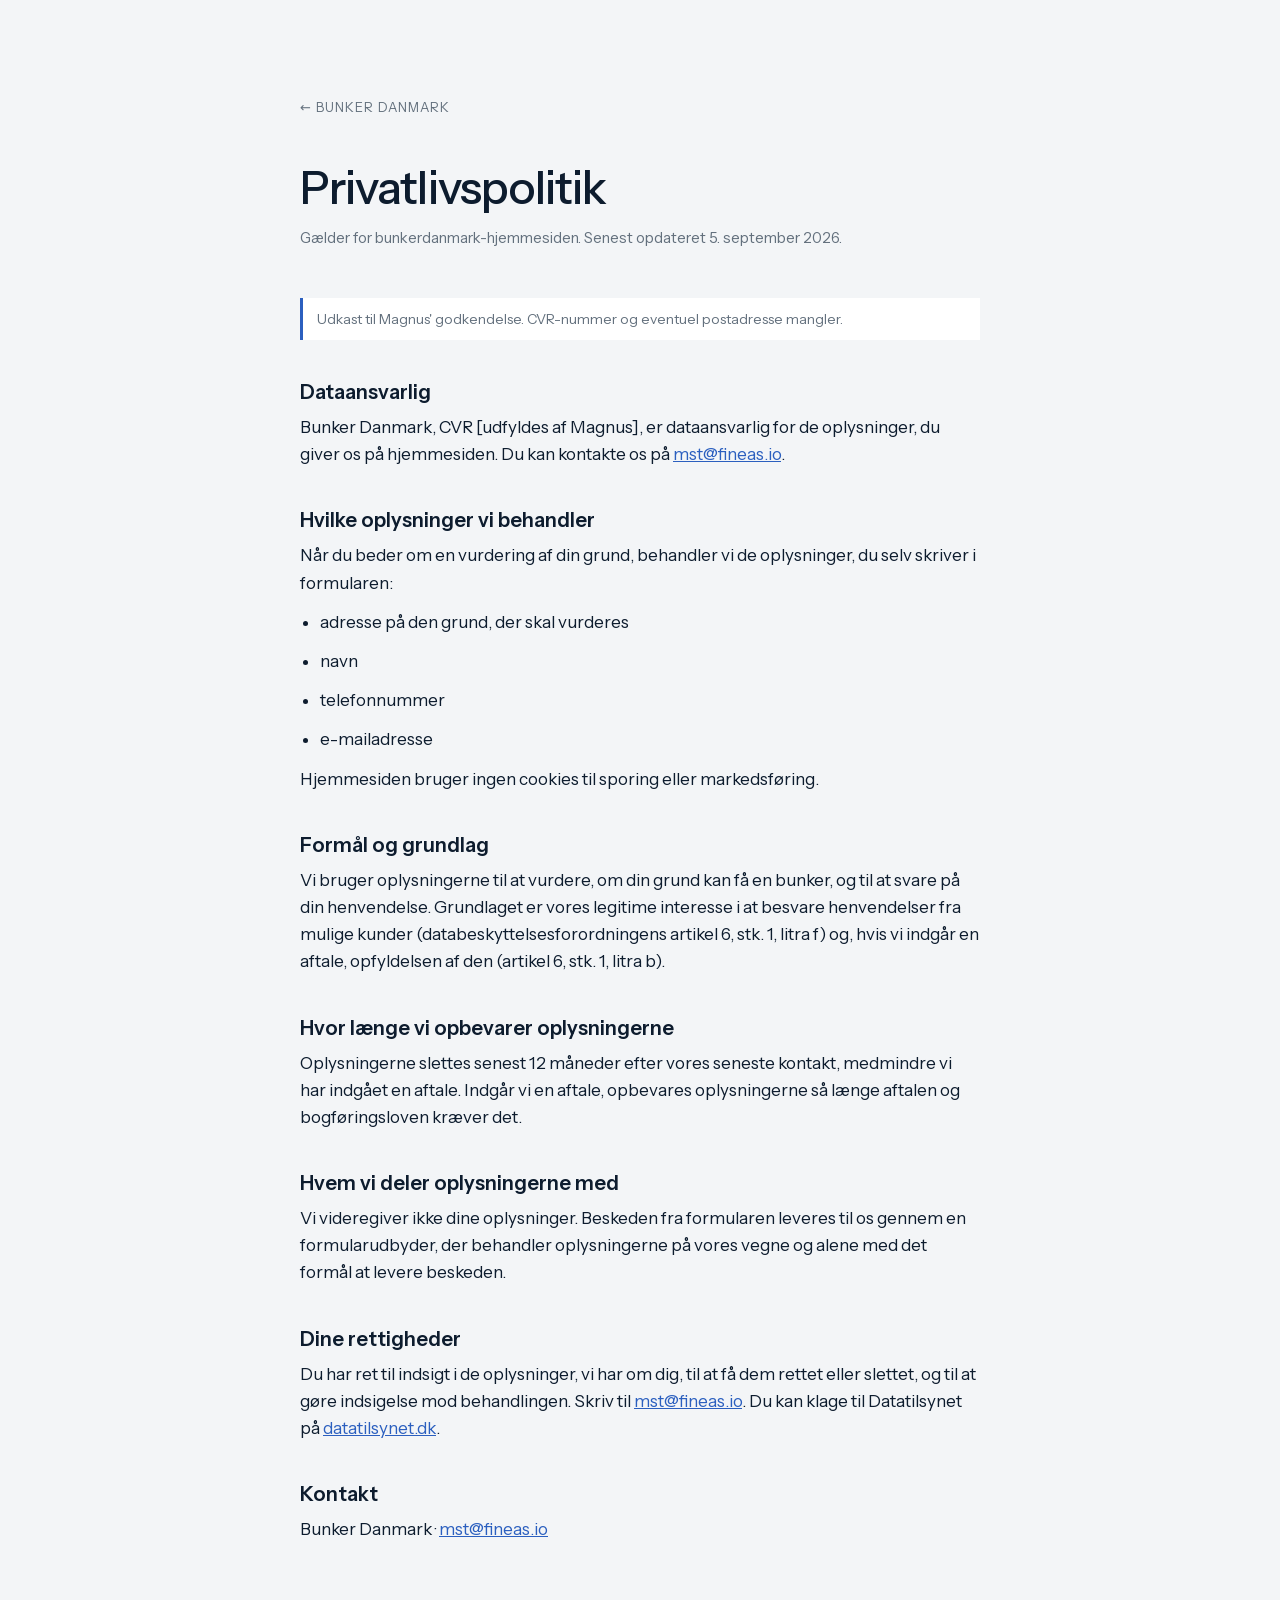
<file: privatlivspolitik.html>
<!DOCTYPE html>
<html lang="da">
<head>
<meta charset="utf-8">
<meta name="viewport" content="width=device-width, initial-scale=1">
<title>Privatlivspolitik · Bunker Danmark</title>
<meta name="robots" content="noindex, nofollow">
<meta name="theme-color" content="#0d1c2e">
<link rel="icon" href="favicon.svg" type="image/svg+xml">
<link rel="apple-touch-icon" href="apple-touch-icon.png">
<link rel="preload" href="fonts/InstrumentSans-latin.woff2" crossorigin as="font" type="font/woff2">
<style>
  @font-face { font-family: "Instrument Sans"; src: url("fonts/InstrumentSans-latin.woff2") format("woff2"); font-weight: 400 700; font-display: swap; }
  :root { --paper: #f3f5f7; --ink: #0d1c2e; --dim: #63707d; --accent: #2b5fbf; }
  html { background: var(--paper); }
  body { margin: 0; font-family: "Instrument Sans", ui-sans-serif, system-ui, sans-serif; color: var(--ink); background: var(--paper); -webkit-font-smoothing: antialiased; }
  .wrap { max-width: 680px; margin: 0 auto; padding: 96px 24px 120px; }
  .back { display: inline-block; font-size: 13px; letter-spacing: 0.08em; text-transform: uppercase; color: var(--dim); text-decoration: none; margin-bottom: 48px; }
  .back:hover { color: var(--ink); }
  h1 { font-size: clamp(2rem, 3.6vw, 3.25rem); line-height: 1.1; letter-spacing: -0.02em; margin: 0 0 12px; font-weight: 500; }
  .meta { color: var(--dim); font-size: 15px; margin: 0 0 48px; }
  h2 { font-size: 20px; margin: 40px 0 10px; font-weight: 600; }
  p, li { font-size: 17px; line-height: 1.6; margin: 0 0 12px; }
  ul { padding-left: 20px; margin: 0 0 12px; }
  a { color: var(--accent); }
  .draft { border-left: 3px solid var(--accent); padding: 10px 14px; background: #fff; font-size: 14px; color: var(--dim); margin: 0 0 40px; }
</style>
</head>
<body>
<main class="wrap">
  <a class="back" href="index.html">&larr; Bunker Danmark</a>
  <h1>Privatlivspolitik</h1>
  <p class="meta">Gælder for bunkerdanmark-hjemmesiden. Senest opdateret 5. september 2026.</p>
  <p class="draft">Udkast til Magnus' godkendelse. CVR-nummer og eventuel postadresse mangler.</p>

  <h2>Dataansvarlig</h2>
  <p>Bunker Danmark, CVR [udfyldes af Magnus], er dataansvarlig for de oplysninger, du giver os på hjemmesiden. Du kan kontakte os på <a href="mailto:mst@fineas.io">mst@fineas.io</a>.</p>

  <h2>Hvilke oplysninger vi behandler</h2>
  <p>Når du beder om en vurdering af din grund, behandler vi de oplysninger, du selv skriver i formularen:</p>
  <ul>
    <li>adresse på den grund, der skal vurderes</li>
    <li>navn</li>
    <li>telefonnummer</li>
    <li>e-mailadresse</li>
  </ul>
  <p>Hjemmesiden bruger ingen cookies til sporing eller markedsføring.</p>

  <h2>Formål og grundlag</h2>
  <p>Vi bruger oplysningerne til at vurdere, om din grund kan få en bunker, og til at svare på din henvendelse. Grundlaget er vores legitime interesse i at besvare henvendelser fra mulige kunder (databeskyttelsesforordningens artikel 6, stk. 1, litra f) og, hvis vi indgår en aftale, opfyldelsen af den (artikel 6, stk. 1, litra b).</p>

  <h2>Hvor længe vi opbevarer oplysningerne</h2>
  <p>Oplysningerne slettes senest 12 måneder efter vores seneste kontakt, medmindre vi har indgået en aftale. Indgår vi en aftale, opbevares oplysningerne så længe aftalen og bogføringsloven kræver det.</p>

  <h2>Hvem vi deler oplysningerne med</h2>
  <p>Vi videregiver ikke dine oplysninger. Beskeden fra formularen leveres til os gennem en formularudbyder, der behandler oplysningerne på vores vegne og alene med det formål at levere beskeden.</p>

  <h2>Dine rettigheder</h2>
  <p>Du har ret til indsigt i de oplysninger, vi har om dig, til at få dem rettet eller slettet, og til at gøre indsigelse mod behandlingen. Skriv til <a href="mailto:mst@fineas.io">mst@fineas.io</a>. Du kan klage til Datatilsynet på <a href="https://www.datatilsynet.dk" rel="noopener noreferrer" target="_blank">datatilsynet.dk</a>.</p>

  <h2>Kontakt</h2>
  <p>Bunker Danmark · <a href="mailto:mst@fineas.io">mst@fineas.io</a></p>
</main>
</body>
</html>
</file>
<file: css/terminal.pruned.css>
*, ::backdrop, ::after, ::before { --tw-border-spacing-x: 0; --tw-border-spacing-y: 0; --tw-translate-x: 0; --tw-translate-y: 0; --tw-rotate: 0; --tw-skew-x: 0; --tw-skew-y: 0; --tw-scale-x: 1; --tw-scale-y: 1; --tw-pan-x: ; --tw-pan-y: ; --tw-pinch-zoom: ; --tw-scroll-snap-strictness: proximity; --tw-gradient-from-position: ; --tw-gradient-via-position: ; --tw-gradient-to-position: ; --tw-ordinal: ; --tw-slashed-zero: ; --tw-numeric-figure: ; --tw-numeric-spacing: ; --tw-numeric-fraction: ; --tw-ring-inset: ; --tw-ring-offset-width: 0px; --tw-ring-offset-color: #fff; --tw-ring-color: #3b82f680; --tw-ring-offset-shadow: 0 0 #0000; --tw-ring-shadow: 0 0 #0000; --tw-shadow: 0 0 #0000; --tw-shadow-colored: 0 0 #0000; --tw-blur: ; --tw-brightness: ; --tw-contrast: ; --tw-grayscale: ; --tw-hue-rotate: ; --tw-invert: ; --tw-saturate: ; --tw-sepia: ; --tw-drop-shadow: ; --tw-backdrop-blur: ; --tw-backdrop-brightness: ; --tw-backdrop-contrast: ; --tw-backdrop-grayscale: ; --tw-backdrop-hue-rotate: ; --tw-backdrop-invert: ; --tw-backdrop-opacity: ; --tw-backdrop-saturate: ; --tw-backdrop-sepia: ; --tw-contain-size: ; --tw-contain-layout: ; --tw-contain-paint: ; --tw-contain-style: ; }
*, ::after, ::before { border: 0px solid rgb(229, 231, 235); box-sizing: border-box; }
::after, ::before { --tw-content: ""; }
:host, html { line-height: 1.5; text-size-adjust: 100%; font-family: ui-sans-serif, system-ui, sans-serif, "Apple Color Emoji", "Segoe UI Emoji", "Segoe UI Symbol", "Noto Color Emoji"; font-feature-settings: normal; font-variation-settings: normal; tab-size: 4; -webkit-tap-highlight-color: transparent; }
body { line-height: inherit; margin: 0px; }
h1, h2, h3, h4, h5, h6 { font-size: inherit; font-weight: inherit; }
a { color: inherit; text-decoration: inherit; }
b, strong { font-weight: bolder; }
button, input, optgroup, select, textarea { color: inherit; font-family: inherit; font-feature-settings: inherit; font-size: 100%; font-variation-settings: inherit; font-weight: inherit; letter-spacing: inherit; line-height: inherit; margin: 0px; padding: 0px; }
button, select { text-transform: none; }
button, input:where([type="button"]), input:where([type="reset"]), input:where([type="submit"]) { appearance: button; background-color: initial; background-image: none; }
::-webkit-inner-spin-button, ::-webkit-outer-spin-button { height: auto; }
::-webkit-search-decoration { appearance: none; }
::-webkit-file-upload-button { appearance: button; font: inherit; }
summary { display: list-item; }
blockquote, dd, dl, figure, h1, h2, h3, h4, h5, h6, hr, p, pre { margin: 0px; }
menu, ol, ul { list-style: none; margin: 0px; padding: 0px; }
input::placeholder, textarea::placeholder { color: rgb(156, 163, 175); opacity: 1; }
[role="button"], button { cursor: pointer; }
:disabled { cursor: default; }
audio, canvas, embed, iframe, img, object, svg, video { display: block; vertical-align: middle; }
img, video { height: auto; max-width: 100%; }
.prose :where(p):not(:where([class~="not-prose"], [class~="not-prose"] *)) { margin-bottom: 1.25em; margin-top: 1.25em; }
.prose :where([class~="lead"]):not(:where([class~="not-prose"], [class~="not-prose"] *)) { color: var(--tw-prose-lead); font-size: 1.25em; line-height: 1.6; margin-bottom: 1.2em; margin-top: 1.2em; }
.prose :where(a):not(:where([class~="not-prose"], [class~="not-prose"] *)) { color: var(--tw-prose-links); font-weight: 500; text-decoration: underline; }
.prose :where(strong):not(:where([class~="not-prose"], [class~="not-prose"] *)) { color: var(--tw-prose-bold); font-weight: 600; }
.prose :where(a strong):not(:where([class~="not-prose"], [class~="not-prose"] *)) { color: inherit; }
.prose :where(blockquote strong):not(:where([class~="not-prose"], [class~="not-prose"] *)) { color: inherit; }
.prose :where(thead th strong):not(:where([class~="not-prose"], [class~="not-prose"] *)) { color: inherit; }
.prose :where(ol):not(:where([class~="not-prose"], [class~="not-prose"] *)) { list-style-type: decimal; margin-bottom: 1.25em; margin-top: 1.25em; padding-inline-start: 1.625em; }
.prose :where(ol[type="A"]):not(:where([class~="not-prose"], [class~="not-prose"] *)) { list-style-type: upper-alpha; }
.prose :where(ol[type="a"]):not(:where([class~="not-prose"], [class~="not-prose"] *)) { list-style-type: lower-alpha; }
.prose :where():not(:where([class~="not-prose"], [class~="not-prose"] *)) { list-style-type: upper-alpha; }
.prose :where():not(:where([class~="not-prose"], [class~="not-prose"] *)) { list-style-type: lower-alpha; }
.prose :where(ol[type="I"]):not(:where([class~="not-prose"], [class~="not-prose"] *)) { list-style-type: upper-roman; }
.prose :where(ol[type="i"]):not(:where([class~="not-prose"], [class~="not-prose"] *)) { list-style-type: lower-roman; }
.prose :where():not(:where([class~="not-prose"], [class~="not-prose"] *)) { list-style-type: upper-roman; }
.prose :where():not(:where([class~="not-prose"], [class~="not-prose"] *)) { list-style-type: lower-roman; }
.prose :where(ol[type="1"]):not(:where([class~="not-prose"], [class~="not-prose"] *)) { list-style-type: decimal; }
.prose :where(ul):not(:where([class~="not-prose"], [class~="not-prose"] *)) { list-style-type: disc; margin-bottom: 1.25em; margin-top: 1.25em; padding-inline-start: 1.625em; }
.prose :where(ol > li):not(:where([class~="not-prose"], [class~="not-prose"] *))::marker { color: var(--tw-prose-counters); font-weight: 400; }
.prose :where(ul > li):not(:where([class~="not-prose"], [class~="not-prose"] *))::marker { color: var(--tw-prose-bullets); }
.prose :where(dt):not(:where([class~="not-prose"], [class~="not-prose"] *)) { color: var(--tw-prose-headings); font-weight: 600; margin-top: 1.25em; }
.prose :where(hr):not(:where([class~="not-prose"], [class~="not-prose"] *)) { border-color: var(--tw-prose-hr); border-top-width: 1px; margin-bottom: 3em; margin-top: 3em; }
.prose :where(blockquote):not(:where([class~="not-prose"], [class~="not-prose"] *)) { border-inline-start-color: var(--tw-prose-quote-borders); border-inline-start-width: 0.25rem; color: var(--tw-prose-quotes); font-style: italic; font-weight: 500; margin-bottom: 1.6em; margin-top: 1.6em; padding-inline-start: 1em; quotes: "“" "”" "‘" "’"; }
.prose :where(blockquote p:first-of-type):not(:where([class~="not-prose"], [class~="not-prose"] *))::before { content: open-quote; }
.prose :where(blockquote p:last-of-type):not(:where([class~="not-prose"], [class~="not-prose"] *))::after { content: close-quote; }
.prose :where(h1):not(:where([class~="not-prose"], [class~="not-prose"] *)) { color: var(--tw-prose-headings); font-size: 2.25em; font-weight: 800; line-height: 1.11111; margin-bottom: 0.888889em; margin-top: 0px; }
.prose :where(h1 strong):not(:where([class~="not-prose"], [class~="not-prose"] *)) { color: inherit; font-weight: 900; }
.prose :where(h2):not(:where([class~="not-prose"], [class~="not-prose"] *)) { color: var(--tw-prose-headings); font-size: 1.5em; font-weight: 700; line-height: 1.33333; margin-bottom: 1em; margin-top: 2em; }
.prose :where(h2 strong):not(:where([class~="not-prose"], [class~="not-prose"] *)) { color: inherit; font-weight: 800; }
.prose :where(h3):not(:where([class~="not-prose"], [class~="not-prose"] *)) { color: var(--tw-prose-headings); font-size: 1.25em; font-weight: 600; line-height: 1.6; margin-bottom: 0.6em; margin-top: 1.6em; }
.prose :where(h3 strong):not(:where([class~="not-prose"], [class~="not-prose"] *)) { color: inherit; font-weight: 700; }
.prose :where(h4):not(:where([class~="not-prose"], [class~="not-prose"] *)) { color: var(--tw-prose-headings); font-weight: 600; line-height: 1.5; margin-bottom: 0.5em; margin-top: 1.5em; }
.prose :where(h4 strong):not(:where([class~="not-prose"], [class~="not-prose"] *)) { color: inherit; font-weight: 700; }
.prose :where(img):not(:where([class~="not-prose"], [class~="not-prose"] *)) { margin-bottom: 2em; margin-top: 2em; }
.prose :where(picture):not(:where([class~="not-prose"], [class~="not-prose"] *)) { display: block; margin-bottom: 2em; margin-top: 2em; }
.prose :where(video):not(:where([class~="not-prose"], [class~="not-prose"] *)) { margin-bottom: 2em; margin-top: 2em; }
.prose :where(kbd):not(:where([class~="not-prose"], [class~="not-prose"] *)) { border-radius: 0.3125rem; box-shadow: 0 0 0 1px var(--tw-prose-kbd-shadows),0 3px 0 var(--tw-prose-kbd-shadows); color: var(--tw-prose-kbd); font-family: inherit; font-size: 0.875em; font-weight: 500; padding-inline: 0.375em; padding-bottom: 0.1875em; padding-top: 0.1875em; }
.prose :where(code):not(:where([class~="not-prose"], [class~="not-prose"] *)) { color: var(--tw-prose-code); font-size: 0.875em; font-weight: 600; }
.prose :where(code):not(:where([class~="not-prose"], [class~="not-prose"] *))::before { content: "`"; }
.prose :where(code):not(:where([class~="not-prose"], [class~="not-prose"] *))::after { content: "`"; }
.prose :where(a code):not(:where([class~="not-prose"], [class~="not-prose"] *)) { color: inherit; }
.prose :where(h1 code):not(:where([class~="not-prose"], [class~="not-prose"] *)) { color: inherit; }
.prose :where(h2 code):not(:where([class~="not-prose"], [class~="not-prose"] *)) { color: inherit; font-size: 0.875em; }
.prose :where(h3 code):not(:where([class~="not-prose"], [class~="not-prose"] *)) { color: inherit; font-size: 0.9em; }
.prose :where(h4 code):not(:where([class~="not-prose"], [class~="not-prose"] *)) { color: inherit; }
.prose :where(blockquote code):not(:where([class~="not-prose"], [class~="not-prose"] *)) { color: inherit; }
.prose :where(thead th code):not(:where([class~="not-prose"], [class~="not-prose"] *)) { color: inherit; }
.prose :where(pre):not(:where([class~="not-prose"], [class~="not-prose"] *)) { background-color: var(--tw-prose-pre-bg); border-radius: 0.375rem; color: var(--tw-prose-pre-code); font-size: 0.875em; font-weight: 400; line-height: 1.71429; margin-bottom: 1.71429em; margin-top: 1.71429em; overflow-x: auto; padding-inline: 1.14286em; padding-bottom: 0.857143em; padding-top: 0.857143em; }
.prose :where(pre code):not(:where([class~="not-prose"], [class~="not-prose"] *)) { background-color: initial; border-radius: 0px; border-width: 0px; color: inherit; font-family: inherit; font-size: inherit; font-weight: inherit; line-height: inherit; padding: 0px; }
.prose :where(pre code):not(:where([class~="not-prose"], [class~="not-prose"] *))::before { content: none; }
.prose :where(pre code):not(:where([class~="not-prose"], [class~="not-prose"] *))::after { content: none; }
.prose :where(table):not(:where([class~="not-prose"], [class~="not-prose"] *)) { font-size: 0.875em; line-height: 1.71429; margin-bottom: 2em; margin-top: 2em; table-layout: auto; width: 100%; }
.prose :where(thead):not(:where([class~="not-prose"], [class~="not-prose"] *)) { border-bottom-color: var(--tw-prose-th-borders); border-bottom-width: 1px; }
.prose :where(thead th):not(:where([class~="not-prose"], [class~="not-prose"] *)) { color: var(--tw-prose-headings); font-weight: 600; padding-inline: 0.571429em; padding-bottom: 0.571429em; vertical-align: bottom; }
.prose :where(tbody tr):not(:where([class~="not-prose"], [class~="not-prose"] *)) { border-bottom-color: var(--tw-prose-td-borders); border-bottom-width: 1px; }
.prose :where(tbody tr:last-child):not(:where([class~="not-prose"], [class~="not-prose"] *)) { border-bottom-width: 0px; }
.prose :where(tbody td):not(:where([class~="not-prose"], [class~="not-prose"] *)) { vertical-align: initial; }
.prose :where(tfoot):not(:where([class~="not-prose"], [class~="not-prose"] *)) { border-top-color: var(--tw-prose-th-borders); border-top-width: 1px; }
.prose :where(tfoot td):not(:where([class~="not-prose"], [class~="not-prose"] *)) { vertical-align: top; }
.prose :where(th, td):not(:where([class~="not-prose"], [class~="not-prose"] *)) { text-align: start; }
.prose :where(figure > *):not(:where([class~="not-prose"], [class~="not-prose"] *)) { margin-bottom: 0px; margin-top: 0px; }
.prose :where(figcaption):not(:where([class~="not-prose"], [class~="not-prose"] *)) { color: var(--tw-prose-captions); font-size: 0.875em; line-height: 1.42857; margin-top: 0.857143em; }
.prose :where(picture > img):not(:where([class~="not-prose"], [class~="not-prose"] *)) { margin-bottom: 0px; margin-top: 0px; }
.prose :where(li):not(:where([class~="not-prose"], [class~="not-prose"] *)) { margin-bottom: 0.5em; margin-top: 0.5em; }
.prose :where(ol > li):not(:where([class~="not-prose"], [class~="not-prose"] *)) { padding-inline-start: 0.375em; }
.prose :where(ul > li):not(:where([class~="not-prose"], [class~="not-prose"] *)) { padding-inline-start: 0.375em; }
.prose :where(.prose > ul > li p):not(:where([class~="not-prose"], [class~="not-prose"] *)) { margin-bottom: 0.75em; margin-top: 0.75em; }
.prose :where(.prose > ul > li > p:first-child):not(:where([class~="not-prose"], [class~="not-prose"] *)) { margin-top: 1.25em; }
.prose :where(.prose > ul > li > p:last-child):not(:where([class~="not-prose"], [class~="not-prose"] *)) { margin-bottom: 1.25em; }
.prose :where(.prose > ol > li > p:first-child):not(:where([class~="not-prose"], [class~="not-prose"] *)) { margin-top: 1.25em; }
.prose :where(.prose > ol > li > p:last-child):not(:where([class~="not-prose"], [class~="not-prose"] *)) { margin-bottom: 1.25em; }
.prose :where(ul ul, ul ol, ol ul, ol ol):not(:where([class~="not-prose"], [class~="not-prose"] *)) { margin-bottom: 0.75em; margin-top: 0.75em; }
.prose :where(dl):not(:where([class~="not-prose"], [class~="not-prose"] *)) { margin-bottom: 1.25em; margin-top: 1.25em; }
.prose :where(dd):not(:where([class~="not-prose"], [class~="not-prose"] *)) { margin-top: 0.5em; padding-inline-start: 1.625em; }
.prose :where(hr + *):not(:where([class~="not-prose"], [class~="not-prose"] *)) { margin-top: 0px; }
.prose :where(h2 + *):not(:where([class~="not-prose"], [class~="not-prose"] *)) { margin-top: 0px; }
.prose :where(h3 + *):not(:where([class~="not-prose"], [class~="not-prose"] *)) { margin-top: 0px; }
.prose :where(h4 + *):not(:where([class~="not-prose"], [class~="not-prose"] *)) { margin-top: 0px; }
.prose :where(thead th:first-child):not(:where([class~="not-prose"], [class~="not-prose"] *)) { padding-inline-start: 0px; }
.prose :where(thead th:last-child):not(:where([class~="not-prose"], [class~="not-prose"] *)) { padding-inline-end: 0px; }
.prose :where(tbody td, tfoot td):not(:where([class~="not-prose"], [class~="not-prose"] *)) { padding-inline: 0.571429em; padding-bottom: 0.571429em; padding-top: 0.571429em; }
.prose :where(tbody td:first-child, tfoot td:first-child):not(:where([class~="not-prose"], [class~="not-prose"] *)) { padding-inline-start: 0px; }
.prose :where(tbody td:last-child, tfoot td:last-child):not(:where([class~="not-prose"], [class~="not-prose"] *)) { padding-inline-end: 0px; }
.prose :where(figure):not(:where([class~="not-prose"], [class~="not-prose"] *)) { margin-bottom: 2em; margin-top: 2em; }
.prose :where(.prose > :first-child):not(:where([class~="not-prose"], [class~="not-prose"] *)) { margin-top: 0px; }
.prose :where(.prose > :last-child):not(:where([class~="not-prose"], [class~="not-prose"] *)) { margin-bottom: 0px; }
.prose-lg :where(p):not(:where([class~="not-prose"], [class~="not-prose"] *)) { margin-bottom: 1.33333em; margin-top: 1.33333em; }
.prose-lg :where([class~="lead"]):not(:where([class~="not-prose"], [class~="not-prose"] *)) { font-size: 1.22222em; line-height: 1.45455; margin-bottom: 1.09091em; margin-top: 1.09091em; }
.prose-lg :where(blockquote):not(:where([class~="not-prose"], [class~="not-prose"] *)) { margin-bottom: 1.66667em; margin-top: 1.66667em; padding-inline-start: 1em; }
.prose-lg :where(h1):not(:where([class~="not-prose"], [class~="not-prose"] *)) { font-size: 2.66667em; line-height: 1; margin-bottom: 0.833333em; margin-top: 0px; }
.prose-lg :where(h2):not(:where([class~="not-prose"], [class~="not-prose"] *)) { font-size: 1.66667em; line-height: 1.33333; margin-bottom: 1.06667em; margin-top: 1.86667em; }
.prose-lg :where(h3):not(:where([class~="not-prose"], [class~="not-prose"] *)) { font-size: 1.33333em; line-height: 1.5; margin-bottom: 0.666667em; margin-top: 1.66667em; }
.prose-lg :where(h4):not(:where([class~="not-prose"], [class~="not-prose"] *)) { line-height: 1.55556; margin-bottom: 0.444444em; margin-top: 1.77778em; }
.prose-lg :where(img):not(:where([class~="not-prose"], [class~="not-prose"] *)) { margin-bottom: 1.77778em; margin-top: 1.77778em; }
.prose-lg :where(picture):not(:where([class~="not-prose"], [class~="not-prose"] *)) { margin-bottom: 1.77778em; margin-top: 1.77778em; }
.prose-lg :where(picture > img):not(:where([class~="not-prose"], [class~="not-prose"] *)) { margin-bottom: 0px; margin-top: 0px; }
.prose-lg :where(video):not(:where([class~="not-prose"], [class~="not-prose"] *)) { margin-bottom: 1.77778em; margin-top: 1.77778em; }
.prose-lg :where(kbd):not(:where([class~="not-prose"], [class~="not-prose"] *)) { border-radius: 0.3125rem; font-size: 0.888889em; padding-inline: 0.444444em; padding-bottom: 0.222222em; padding-top: 0.222222em; }
.prose-lg :where(code):not(:where([class~="not-prose"], [class~="not-prose"] *)) { font-size: 0.888889em; }
.prose-lg :where(h2 code):not(:where([class~="not-prose"], [class~="not-prose"] *)) { font-size: 0.866667em; }
.prose-lg :where(h3 code):not(:where([class~="not-prose"], [class~="not-prose"] *)) { font-size: 0.875em; }
.prose-lg :where(pre):not(:where([class~="not-prose"], [class~="not-prose"] *)) { border-radius: 0.375rem; font-size: 0.888889em; line-height: 1.75; margin-bottom: 2em; margin-top: 2em; padding-inline: 1.5em; padding-bottom: 1em; padding-top: 1em; }
.prose-lg :where(ol):not(:where([class~="not-prose"], [class~="not-prose"] *)) { margin-bottom: 1.33333em; margin-top: 1.33333em; padding-inline-start: 1.55556em; }
.prose-lg :where(ul):not(:where([class~="not-prose"], [class~="not-prose"] *)) { margin-bottom: 1.33333em; margin-top: 1.33333em; padding-inline-start: 1.55556em; }
.prose-lg :where(li):not(:where([class~="not-prose"], [class~="not-prose"] *)) { margin-bottom: 0.666667em; margin-top: 0.666667em; }
.prose-lg :where(ol > li):not(:where([class~="not-prose"], [class~="not-prose"] *)) { padding-inline-start: 0.444444em; }
.prose-lg :where(ul > li):not(:where([class~="not-prose"], [class~="not-prose"] *)) { padding-inline-start: 0.444444em; }
.prose-lg :where(.prose-lg > ul > li p):not(:where([class~="not-prose"], [class~="not-prose"] *)) { margin-bottom: 0.888889em; margin-top: 0.888889em; }
.prose-lg :where(.prose-lg > ul > li > p:first-child):not(:where([class~="not-prose"], [class~="not-prose"] *)) { margin-top: 1.33333em; }
.prose-lg :where(.prose-lg > ul > li > p:last-child):not(:where([class~="not-prose"], [class~="not-prose"] *)) { margin-bottom: 1.33333em; }
.prose-lg :where(.prose-lg > ol > li > p:first-child):not(:where([class~="not-prose"], [class~="not-prose"] *)) { margin-top: 1.33333em; }
.prose-lg :where(.prose-lg > ol > li > p:last-child):not(:where([class~="not-prose"], [class~="not-prose"] *)) { margin-bottom: 1.33333em; }
.prose-lg :where(ul ul, ul ol, ol ul, ol ol):not(:where([class~="not-prose"], [class~="not-prose"] *)) { margin-bottom: 0.888889em; margin-top: 0.888889em; }
.prose-lg :where(dl):not(:where([class~="not-prose"], [class~="not-prose"] *)) { margin-bottom: 1.33333em; margin-top: 1.33333em; }
.prose-lg :where(dt):not(:where([class~="not-prose"], [class~="not-prose"] *)) { margin-top: 1.33333em; }
.prose-lg :where(dd):not(:where([class~="not-prose"], [class~="not-prose"] *)) { margin-top: 0.666667em; padding-inline-start: 1.55556em; }
.prose-lg :where(hr):not(:where([class~="not-prose"], [class~="not-prose"] *)) { margin-bottom: 3.11111em; margin-top: 3.11111em; }
.prose-lg :where(hr + *):not(:where([class~="not-prose"], [class~="not-prose"] *)) { margin-top: 0px; }
.prose-lg :where(h2 + *):not(:where([class~="not-prose"], [class~="not-prose"] *)) { margin-top: 0px; }
.prose-lg :where(h3 + *):not(:where([class~="not-prose"], [class~="not-prose"] *)) { margin-top: 0px; }
.prose-lg :where(h4 + *):not(:where([class~="not-prose"], [class~="not-prose"] *)) { margin-top: 0px; }
.prose-lg :where(table):not(:where([class~="not-prose"], [class~="not-prose"] *)) { font-size: 0.888889em; line-height: 1.5; }
.prose-lg :where(thead th):not(:where([class~="not-prose"], [class~="not-prose"] *)) { padding-inline: 0.75em; padding-bottom: 0.75em; }
.prose-lg :where(thead th:first-child):not(:where([class~="not-prose"], [class~="not-prose"] *)) { padding-inline-start: 0px; }
.prose-lg :where(thead th:last-child):not(:where([class~="not-prose"], [class~="not-prose"] *)) { padding-inline-end: 0px; }
.prose-lg :where(tbody td, tfoot td):not(:where([class~="not-prose"], [class~="not-prose"] *)) { padding-inline: 0.75em; padding-bottom: 0.75em; padding-top: 0.75em; }
.prose-lg :where(tbody td:first-child, tfoot td:first-child):not(:where([class~="not-prose"], [class~="not-prose"] *)) { padding-inline-start: 0px; }
.prose-lg :where(tbody td:last-child, tfoot td:last-child):not(:where([class~="not-prose"], [class~="not-prose"] *)) { padding-inline-end: 0px; }
.prose-lg :where(figure):not(:where([class~="not-prose"], [class~="not-prose"] *)) { margin-bottom: 1.77778em; margin-top: 1.77778em; }
.prose-lg :where(figure > *):not(:where([class~="not-prose"], [class~="not-prose"] *)) { margin-bottom: 0px; margin-top: 0px; }
.prose-lg :where(figcaption):not(:where([class~="not-prose"], [class~="not-prose"] *)) { font-size: 0.888889em; line-height: 1.5; margin-top: 1em; }
.prose-lg :where(.prose-lg > :first-child):not(:where([class~="not-prose"], [class~="not-prose"] *)) { margin-top: 0px; }
.prose-lg :where(.prose-lg > :last-child):not(:where([class~="not-prose"], [class~="not-prose"] *)) { margin-bottom: 0px; }
.mx-auto { margin-left: auto; margin-right: auto; }
.w-full { width: 100%; }
.prose-headings\:font-medium :is(:where(h1, h2, h3, h4, h5, h6, th):not(:where([class~="not-prose"], [class~="not-prose"] *))) { font-weight: 500; }
.prose-headings\:text-gray-900 :is(:where(h1, h2, h3, h4, h5, h6, th):not(:where([class~="not-prose"], [class~="not-prose"] *))) { --tw-text-opacity: 1; color: rgb(17 24 39/var(--tw-text-opacity,1)); }
.prose-p\:text-gray-600 :is(:where(p):not(:where([class~="not-prose"], [class~="not-prose"] *))) { --tw-text-opacity: 1; color: rgb(75 85 99/var(--tw-text-opacity,1)); }
.prose-a\:text-green-700 :is(:where(a):not(:where([class~="not-prose"], [class~="not-prose"] *))) { --tw-text-opacity: 1; color: rgb(21 128 61/var(--tw-text-opacity,1)); }
.prose-a\:no-underline :is(:where(a):not(:where([class~="not-prose"], [class~="not-prose"] *))) { text-decoration-line: none; }
.hover\:prose-a\:underline :is(:where(a):not(:where([class~="not-prose"], [class~="not-prose"] *))):hover { text-decoration-line: underline; }
.prose-strong\:font-semibold :is(:where(strong):not(:where([class~="not-prose"], [class~="not-prose"] *))) { font-weight: 600; }
.prose-img\:rounded-lg :is(:where(img):not(:where([class~="not-prose"], [class~="not-prose"] *))) { border-radius: 0.5rem; }
.prose-hr\:border-gray-200 :is(:where(hr):not(:where([class~="not-prose"], [class~="not-prose"] *))) { --tw-border-opacity: 1; border-color: rgb(229 231 235/var(--tw-border-opacity,1)); }
@keyframes color-transition {0% { color: var(--c-light-light-gray); }30% { color: var(--c-lime); }100% { color: var(--c-dark-green); }}
*, ::after, ::before { border: 0px solid; box-sizing: border-box; }
html { line-height: 1.5; text-size-adjust: 100%; font-family: ui-sans-serif, system-ui, -apple-system, BlinkMacSystemFont, "Segoe UI", Roboto, "Helvetica Neue", Arial, "Noto Sans", sans-serif, "Apple Color Emoji", "Segoe UI Emoji", "Segoe UI Symbol", "Noto Color Emoji"; font-feature-settings: normal; font-variation-settings: normal; tab-size: 4; }
body { line-height: inherit; margin: 0px; }
h1, h2, h3, h4, h5, h6 { font-size: inherit; font-weight: inherit; }
a { color: inherit; text-decoration: inherit; }
.animated-strong b, .animated-strong strong { font-weight: inherit; }
button, input, optgroup, select, textarea { color: inherit; font-family: inherit; font-size: 100%; font-weight: inherit; line-height: inherit; margin: 0px; padding: 0px; }
button, select { text-transform: none; }
[type="button"], [type="reset"], [type="submit"], button { appearance: button; background-color: transparent; background-image: none; }
::-webkit-inner-spin-button, ::-webkit-outer-spin-button { height: auto; }
::-webkit-search-decoration { appearance: none; }
::-webkit-file-upload-button { appearance: button; font: inherit; }
summary { display: list-item; }
blockquote, dd, dl, figure, h1, h2, h3, h4, h5, h6, hr, p, pre { margin: 0px; }
menu, ol, ul { list-style: none; margin: 0px; padding: 0px; }
input::placeholder, textarea::placeholder { color: rgb(156, 163, 175); opacity: 1; }
[role="button"], button { cursor: pointer; }
:disabled { cursor: default; }
audio, canvas, embed, iframe, img, object, picture, svg, video { display: block; vertical-align: middle; }
img, video { height: auto; max-width: 100%; }
input:-webkit-autofill, input:-webkit-autofill:active, input:-webkit-autofill:focus, input:-webkit-autofill:hover { background-clip: text; -webkit-text-fill-color: rgb(255, 255, 255); box-shadow: rgba(35, 35, 35, 0.16) 0px 0px 20px 20px inset; transition: background-color 5000s ease-in-out; }
input::-webkit-contacts-auto-fill-button, input::-webkit-credentials-auto-fill-button { position: absolute; right: 0px; visibility: hidden; }
@font-face { font-display: swap; font-family: SuisseIntl; font-style: normal; font-weight: 400; src: url("../fonts/SuisseIntl-Regular.woff2") format("woff2"); }
@font-face { font-display: swap; font-family: SuisseIntl; font-style: normal; font-weight: 450; src: url("../fonts/SuisseIntl-450.woff2") format("woff2"); }
@font-face { font-display: swap; font-family: SuisseIntl; font-style: normal; font-weight: 600; src: url("../fonts/SuisseIntl-600.woff2") format("woff2"); }
@font-face { font-display: swap; font-family: SuisseIntl; font-style: normal; font-weight: 500; src: url("../fonts/SuisseIntl-500.woff2") format("woff2"); }
@font-face { font-display: swap; font-family: "Geist Mono"; font-style: normal; font-weight: 400; src: url("../fonts/GeistMono-Regular.ttf") format("truetype"); }
@font-face { font-display: swap; font-family: "Geist Mono"; font-style: normal; font-weight: 600; src: url("../fonts/GeistMono-SemiBold.ttf") format("truetype"); }
@font-face { font-display: swap; font-family: "Geist Mono"; font-style: normal; font-weight: 700; src: url("../fonts/GeistMono-Bold.ttf") format("truetype"); }
:root { --spacing: 5.128vw; }
.site-container { display: flex; padding: 0px 5.128vw; }
.site-container .site-grid { margin: 0px auto; width: 100%; }
.site-grid { --cols: 2; --gap-x: toRem(10); --gap-y: toRem(10); display: grid; grid-template-columns: repeat(var(--cols),1fr); gap: var(--gap-y) var(--gap-x); }
.title-si { font-size: min(2.5rem, 10.256vw); font-weight: 400; letter-spacing: min(-0.075rem, -0.308vw); line-height: 1; }
.title-h2 { font-size: min(2rem, 8.205vw); letter-spacing: min(-0.039375rem, -0.164vw); line-height: 1.2; }
.title-h3 { font-size: min(1.5rem, 6.154vw); letter-spacing: min(-0.0225rem, -0.092vw); line-height: 146%; }
.body-1 { font-size: min(1.4375rem, 5.897vw); letter-spacing: min(-0.014375rem, -0.059vw); }
.body-1, .body-2 { line-height: 1.26; }
.body-2 { letter-spacing: -0.01em; }
.body-2, .body-3 { font-size: 1.25rem; }
.body-3 { letter-spacing: -0.0125rem; line-height: 1.46; }
.body-4 { letter-spacing: 0.0225rem; line-height: 1.4; }
.body-4, .body-5 { font-size: 1.125rem; }
.label-3 { font-size: 0.8125rem; }
.label-3, .label-4 { letter-spacing: 0.18em; line-height: 0.81; }
.label-4 { font-size: 0.6875rem; }
.label-5 { font-size: 1.0625rem; letter-spacing: -0.0106rem; line-height: 0.95; }
.label-6 { font-size: 0.75rem; letter-spacing: 0.16em; line-height: 1; }
.footer-title { font-size: 7.692vw; font-weight: 400; letter-spacing: -0.077vw; line-height: 0.95; }
.menu-typo { font-size: min(2.875rem, 11.795vw); font-weight: 450; letter-spacing: min(-0.02875rem, -0.118vw); line-height: 1.2; }
.font-nav { font-size: 0.875rem; font-style: normal; font-weight: 450; letter-spacing: 0.02625rem; line-height: 100%; }
@property --text-highlight-progress { syntax: "<number>"; inherits: false; initial-value: 0; }
.no-scrollbar { scrollbar-width: none; }
.no-scrollbar::-webkit-scrollbar { display: none; }
.link-active { display: inline-block; overflow: hidden; position: relative; text-decoration: none; }
.link-active::after { background-color: currentcolor; bottom: 0px; content: ""; height: 1px; left: 0px; position: absolute; transform: scaleX(0); transform-origin: right center; transition: transform 0.6s cubic-bezier(0.85, 0, 0.15, 1); width: 100%; will-change: transform; }
html.lenis, html.lenis body { height: auto; }
:root { --vw: 1vw; --vh: calc(var(--vh, 1vh)*1); --dvh: calc(var(--dvh, 1dvh)*1); --svh: calc(var(--svh, 1svh)*1); --lvh: calc(var(--lvh, 1lvh)*1); --nuxt-devtools-safe-area-top: env(safe-area-inset-top,0px); --nuxt-devtools-safe-area-right: env(safe-area-inset-right,0px); --nuxt-devtools-safe-area-bottom: env(safe-area-inset-bottom,0px); --nuxt-devtools-safe-area-left: env(safe-area-inset-left,0px); --svw: 1vw; --c-black: #000; --c-black-10: rgba(0,0,0,.1); --c-gray: #454742; --c-dark-gray: #7f7f7f; --c-light-gray: #c2c2c2; --c-dark-gray-008: rgba(39,39,39,.08); --c-light-light-gray: #ddd; --c-white: #fff; --c-white-40: hsla(0,0%,100%,.4); --c-white-30: hsla(0,0%,100%,.3); --c-white-20: hsla(0,0%,100%,.2); --c-white-15: hsla(0,0%,100%,.15); --c-white-0: hsla(0,0%,100%,0); --c-dirty-white: #f0f0f0; --c-lime: #2b5fbf; --c-orange: #fb6b3c; --c-dark-green: #0d1c2e; --c-dark-green-20: rgba(13,28,46,.2); --c-dark-green-15: rgba(13,28,46,.15); --c-dark-green-05: rgba(13,28,46,.05); --ease-out: cubic-bezier(0,0,.58,1); --font-primary: "SuisseIntl",sans-serif; --font-mono: "Geist Mono",monospace; }
* { user-select: none; }
[tabindex]:not([tabindex="-1"]):focus-visible, a:focus-visible, button:focus-visible, input:focus-visible, select:focus-visible, textarea:focus-visible { outline: 2px solid var(--c-lime); outline-offset: 2px; }
html { background-color: var(--c-white); color: var(--c-dark-green); font-family: var(--font-primary); -webkit-font-smoothing: antialiased; }
@media (min-width: 768px) {.title-si { font-size: min(3.125rem, 12.821vw); letter-spacing: min(-0.075rem, -0.308vw); }}
@media (min-width: 1024px) {:root { --spacing: min(3.646vw,93.3333333333px); }.site-container { padding: 0px min(3.646vw, 93.3333px); }.site-grid { --cols: 12; }.title-si { font-size: max(4.375rem, min(4.688vw, 120px)); letter-spacing: min(-0.141vw, -3.6px); }.title-h2 { font-size: min(2.396vw, 61.3333px); letter-spacing: min(-0.024vw, -0.613333px); line-height: 0.96; }.title-h3, .title-h4 { font-size: min(1.563vw, 40px); letter-spacing: min(-0.016vw, -0.4px); }.body-1 { font-size: min(1.198vw, 30.6667px); letter-spacing: min(-0.012vw, -0.306667px); }.label-5 { font-size: 1.25rem; letter-spacing: -0.0125rem; }.label-6 { font-size: 0.6875rem; letter-spacing: 0.11rem; }.footer-title { font-size: max(4.375rem, min(4.688vw, 120px)); letter-spacing: min(-0.141vw, -3.6px); }}
@media (hover: hover) and (pointer: fine) {.link-active:hover::after { transform: scaleX(1); transform-origin: left center; }.link-active:not(:hover)::after { transform-origin: 100% 50%; }}
@keyframes color-transition-cafe0bfb {0% { color: var(--c-light-light-gray); }30% { color: var(--c-lime); }100% { color: var(--c-dark-green); }}
.phone-popdown[data-v-cafe0bfb] { align-items: center; display: flex; pointer-events: auto; position: relative; }
.phone-trigger[data-v-cafe0bfb] { align-items: center; background: rgba(255, 255, 255, 0.1); border: 1.5px solid rgba(255, 255, 255, 0.6); border-radius: 0.5rem; color: var(--c-white); cursor: pointer; display: flex; height: 2.5rem; justify-content: center; padding: 0px; transition: color 0.2s, border-color 0.2s, background-color 0.2s; width: 2.5rem; }
.phone-trigger[data-v-cafe0bfb]:focus-visible, .phone-trigger[data-v-cafe0bfb]:hover { border-color: var(--c-lime); color: var(--c-lime); }
.phone-copy[data-v-cafe0bfb]:focus-visible, .phone-copy[data-v-cafe0bfb]:hover { color: var(--c-lime); }
@keyframes spin-cafe0bfb {100% { transform: rotate(1turn); }}
@keyframes popdown-in-cafe0bfb {0% { clip-path: inset(0px 0px 100%); opacity: 0; }100% { clip-path: inset(0px); opacity: 1; }}
@keyframes color-transition-18c5ce2a {0% { color: var(--c-light-light-gray); }30% { color: var(--c-lime); }100% { color: var(--c-dark-green); }}
.media-wrapper[data-v-18c5ce2a] { height: 100%; overflow: hidden; position: relative; width: 100%; }
.media-wrapper .video[data-v-18c5ce2a], .media-wrapper[data-v-18c5ce2a] img { display: block; height: 100%; object-fit: cover; object-position: center center; width: 100%; }
@media (min-width: 1024px) {.mb[data-v-18c5ce2a] { display: none; }}
@media (max-width: 1023px) {.lg.has-mb-asset[data-v-18c5ce2a] { display: none; }}
@keyframes color-transition-6810d964 {0% { color: var(--c-light-light-gray); }30% { color: var(--c-lime); }100% { color: var(--c-dark-green); }}
@keyframes color-transition-19891b94 {0% { color: var(--c-light-light-gray); }30% { color: var(--c-lime); }100% { color: var(--c-dark-green); }}
@keyframes color-transition-63b732dd {0% { color: var(--c-light-light-gray); }30% { color: var(--c-lime); }100% { color: var(--c-dark-green); }}
@keyframes color-transition-27d88e82 {0% { color: var(--c-light-light-gray); }30% { color: var(--c-lime); }100% { color: var(--c-dark-green); }}
@keyframes color-transition-59fa0a68 {0% { color: var(--c-light-light-gray); }30% { color: var(--c-lime); }100% { color: var(--c-dark-green); }}
@keyframes color-transition-5608d61e {0% { color: var(--c-light-light-gray); }30% { color: var(--c-lime); }100% { color: var(--c-dark-green); }}
.inline-subscribe-form__input[data-v-5608d61e]:focus-visible { border-bottom-color: var(--c-dark-green); }
.is-theme-dark .inline-subscribe-form__input[data-v-5608d61e]:focus-visible { border-bottom-color: var(--c-lime); }
@keyframes color-transition-7a33bed2 {0% { color: var(--c-light-light-gray); }30% { color: var(--c-lime); }100% { color: var(--c-dark-green); }}
@keyframes color-transition-5aa95c1e {0% { color: var(--c-light-light-gray); }30% { color: var(--c-lime); }100% { color: var(--c-dark-green); }}
.dropdown-tab[data-v-5aa95c1e]:focus-visible { outline: 1px solid var(--c-lime); }
.content-link[data-v-5aa95c1e]:focus-visible { outline: 1px solid var(--c-lime); }
@keyframes dropdown-in-5aa95c1e {0% { clip-path: inset(0px 0px 100%); opacity: 0; }100% { clip-path: inset(0px); opacity: 1; }}
@keyframes color-transition-bb6830dc {0% { color: var(--c-light-light-gray); }30% { color: var(--c-lime); }100% { color: var(--c-dark-green); }}
.site-header[data-v-bb6830dc] { color: var(--c-white); inset: 1.5625rem 0px auto; pointer-events: none; position: fixed; z-index: 10; }
.site-header[data-v-bb6830dc] .site-grid { align-items: center; grid-template-rows: 8px auto 8px calc(var(--dvh, 1dvh)*100 - 10rem); }
.site-header a[data-v-bb6830dc], .site-header button[data-v-bb6830dc] { pointer-events: auto; transition: color .3s var(--ease-out); }
.site-header[data-v-bb6830dc] button { pointer-events: auto; }
header .inner[data-v-bb6830dc] { background-color: rgba(0, 0, 0, 0.3); }
.inner[data-v-bb6830dc] { backdrop-filter: blur(30px); border-radius: 8px; display: grid; gap: 1.25rem; grid-area: 2 / 1 / auto / -1; grid-template-areas: "a b c"; grid-template-columns: auto 1fr auto; justify-content: space-between; padding: 1.25rem 1.625rem; place-self: start stretch; position: relative; z-index: 1; }
.inner[data-v-bb6830dc], .logo-link[data-v-bb6830dc] { align-items: center; }
.logo-link[data-v-bb6830dc] { display: flex; grid-area: a; height: 100%; justify-self: start; }
.nav[data-v-bb6830dc] { grid-area: b; justify-self: end; }
.nav ul[data-v-bb6830dc] { gap: min(1.25vw, 32px); list-style-type: none; margin: 0px; padding: 0px; }
.nav li[data-v-bb6830dc], .nav ul[data-v-bb6830dc] { align-items: center; display: flex; }
.nav a[data-v-bb6830dc] { color: currentcolor; padding: 1em 0px; position: relative; text-decoration: none; }
.nav a[data-v-bb6830dc]:focus-visible { outline: 1px solid var(--c-lime); }
.nav a[data-v-bb6830dc]::after { background-color: var(--c-lime); bottom: 0.21875rem; content: ""; height: 0.3125rem; left: 50%; opacity: 0; position: absolute; transform: translate(-50%) scale(0); transform-origin: center center; transition: transform 1s cubic-bezier(0.075, 0.82, 0.165, 1), opacity 0.3s cubic-bezier(0.39, 0.575, 0.565, 1); width: 0.3125rem; will-change: transform; }
.nav a[data-v-bb6830dc]:is(:hover, :focus-visible, .router-link-active) { color: var(--c-lime); }
.ai-input-submit[data-v-bb6830dc]:focus-visible, .ai-input-submit[data-v-bb6830dc]:hover { color: var(--c-lime); }
.header-actions[data-v-bb6830dc] { align-items: center; display: flex; gap: min(0.625vw, 16px); grid-area: c; justify-self: end; }
.header-phone[data-v-bb6830dc] { display: none; }
.header-cta[data-v-bb6830dc] { display: grid; gap: min(0.417vw, 10.6667px); grid-auto-columns: 1fr; grid-auto-flow: column; }
.cta-button[data-v-bb6830dc] { align-items: center; background-color: var(--c-lime); border-radius: 8px; color: var(--c-dark-green); display: flex; font-family: var(--font-mono); font-size: 0.6875rem; font-weight: 600; justify-content: center; letter-spacing: 1.5px; line-height: 1.2; overflow: hidden; padding: 0.5rem min(1.458vw, 37.3333px); position: relative; text-align: center; text-decoration: none; transition: color 0.3s cubic-bezier(0.39, 0.575, 0.565, 1), background-color 0.3s cubic-bezier(0.39, 0.575, 0.565, 1); }
.cta-button span[data-v-bb6830dc] { pointer-events: none; }
.cta-button .cta-button-word[data-v-bb6830dc] { display: block; }
.cta-button .link-active[data-v-bb6830dc] { display: inline-block; overflow: visible; position: relative; z-index: 1; }
.cta-button .link-active[data-v-bb6830dc]::after { background-color: var(--c-dark-green); bottom: -0.1875rem; content: ""; height: 1px; left: 0px; position: absolute; transform: scaleX(0); transform-origin: right center; transition: transform 0.7s cubic-bezier(0.19, 1, 0.22, 1), background-color 0.7s cubic-bezier(0.19, 1, 0.22, 1); width: 100%; will-change: transform; }
.toggle-mobile-menu-button[data-v-bb6830dc] { box-sizing: content-box; height: 1.5rem; justify-self: end; margin-right: -1.625rem; overflow: hidden; padding: 0px; position: relative; touch-action: none; user-select: none; width: 1.5rem; }
.toggle-mobile-menu-button .wrapper[data-v-bb6830dc] { display: block; height: 100%; position: relative; width: 100%; }
.toggle-mobile-menu-button .t[data-v-bb6830dc] { display: block; height: 2px; left: 0px; position: absolute; top: 0px; width: 100%; }
.toggle-mobile-menu-button .hl[data-v-bb6830dc] { background: rgb(255, 255, 255); top: 0.4375rem; transition: transform 1s cubic-bezier(0.19, 1, 0.22, 1) 0.2s, opacity 0.2s cubic-bezier(0.39, 0.575, 0.565, 1) 0.2s; }
.toggle-mobile-menu-button .hl.--2[data-v-bb6830dc] { top: 0.9375rem; }
.toggle-mobile-menu-button .cl[data-v-bb6830dc] { rotate: -45deg; top: calc(50% - 1px); transform-origin: center center; transition: rotate 1s cubic-bezier(0.19, 1, 0.22, 1), opacity 0.2s cubic-bezier(0.39, 0.575, 0.565, 1) 0.1s; }
.toggle-mobile-menu-button .cl.--2[data-v-bb6830dc] { rotate: 45deg; }
.toggle-mobile-menu-button .cl.--2 .cli[data-v-bb6830dc] { transform-origin: right center; }
.toggle-mobile-menu-button .cl .cli[data-v-bb6830dc] { background: rgb(255, 255, 255); scale: 0 1; transform-origin: right center; transition: scale 0.3s cubic-bezier(0.47, 0, 0.745, 0.715); }
.mobile-menu[data-v-bb6830dc] { display: flex; inset: 0px; pointer-events: none; position: fixed; z-index: 100; }
.mobile-menu.is-open[data-v-bb6830dc] { pointer-events: auto; }
.mobile-menu-overlay[data-v-bb6830dc] { background: rgba(0, 0, 0, 0.5); cursor: pointer; inset: 0px; opacity: 0; pointer-events: none; position: absolute; transition: opacity 0.25s ease-out; z-index: 1; }
.mobile-menu.is-open .mobile-menu-overlay[data-v-bb6830dc] { opacity: 1; pointer-events: auto; }
.mobile-menu-panel[data-v-bb6830dc] { backdrop-filter: blur(30px); background: rgba(0, 0, 0, 0.3); bottom: 0px; box-shadow: rgba(0, 0, 0, 0.2) -4px 0px 24px; display: flex; flex-direction: column; max-width: 100%; overflow: hidden; pointer-events: auto; position: absolute; right: 0px; top: 0px; transform: translate(100%); transition: transform 0.3s cubic-bezier(0.32, 0.72, 0, 1); width: min(20rem, 85vw); z-index: 2; }
.mobile-menu.is-open .mobile-menu-panel[data-v-bb6830dc] { transform: translate(0px); }
.mobile-drawer-back[data-v-bb6830dc], .mobile-drawer-logo[data-v-bb6830dc] { align-items: center; border-bottom: 1px solid rgba(255, 255, 255, 0.2); display: flex; flex-shrink: 0; min-height: 4.5rem; padding: 1.5rem 1.25rem 1.25rem; }
.mobile-drawer-logo-link[data-v-bb6830dc] { color: var(--c-white); display: inline-block; transition: color 0.2s; }
.mobile-drawer-logo-link[data-v-bb6830dc]:focus-visible, .mobile-drawer-logo-link[data-v-bb6830dc]:hover { color: var(--c-lime); }
.drawer-back-button[data-v-bb6830dc]:focus-visible, .drawer-back-button[data-v-bb6830dc]:hover { color: var(--c-lime); }
.mobile-menu-drawer[data-v-bb6830dc] { flex: 1 1 0%; min-height: 0px; overflow-y: auto; overscroll-behavior: contain; padding: 1.5rem 1.25rem; scrollbar-width: none; }
.mobile-menu-drawer[data-v-bb6830dc]::-webkit-scrollbar { display: none; }
.mobile-menu-items[data-v-bb6830dc] { text-align: left; }
.mobile-menu-items[data-v-bb6830dc], .mobile-menu-items ul[data-v-bb6830dc] { display: flex; flex-direction: column; gap: 0.25rem; }
.mobile-menu-items ul[data-v-bb6830dc] { list-style: none; margin: 0px; padding: 0px; }
.mobile-menu-items li[data-v-bb6830dc] { flex-shrink: 0; }
.mobile-menu-items-level-1[data-v-bb6830dc] { gap: 0.25rem; }
.drawer-link[data-v-bb6830dc]:focus-visible, .drawer-link[data-v-bb6830dc]:hover { background-color: rgba(255, 255, 255, 0.1); color: var(--c-lime); }
.drawer-dropdown-title[data-v-bb6830dc]:focus-visible, .drawer-dropdown-title[data-v-bb6830dc]:hover { background-color: rgba(255, 255, 255, 0.1); color: var(--c-lime); }
.drawer-section-link[data-v-bb6830dc]:focus-visible, .drawer-section-link[data-v-bb6830dc]:hover, .drawer-section-title[data-v-bb6830dc]:focus-visible, .drawer-section-title[data-v-bb6830dc]:hover { background-color: rgba(255, 255, 255, 0.1); color: var(--c-white); }
.drawer-sublink[data-v-bb6830dc]:focus-visible, .drawer-sublink[data-v-bb6830dc]:hover { background-color: rgba(255, 255, 255, 0.1); color: var(--c-lime); }
.mobile-ai-input-wrapper[data-v-bb6830dc]:focus-within { border-color: var(--c-lime); }
.drawer-cta-button[data-v-bb6830dc]:focus-visible, .drawer-cta-button[data-v-bb6830dc]:hover { background-color: var(--c-lime); }
.drawer-cta-button--secondary[data-v-bb6830dc]:focus-visible, .drawer-cta-button--secondary[data-v-bb6830dc]:hover { background-color: var(--c-white); color: var(--c-dark-green); }
.drawer-cta-button--tertiary[data-v-bb6830dc]:focus-visible, .drawer-cta-button--tertiary[data-v-bb6830dc]:hover { background-color: var(--c-lime); }
.drawer-cta-button--ghost[data-v-bb6830dc]:focus-visible, .drawer-cta-button--ghost[data-v-bb6830dc]:hover { background-color: rgba(255, 255, 255, 0.1); }
@media (min-width: 1024px) {.site-header[data-v-bb6830dc] { inset: 2.875rem 0px auto; }header .inner[data-v-bb6830dc] { background-color: rgba(0, 0, 0, 0.3); }}
@media (min-width: 1280px) {.site-header[data-v-bb6830dc] .site-grid { grid-template-rows: auto; }.inner[data-v-bb6830dc] { gap: min(1.667vw, 42.6667px); grid-row: 1; grid-template-areas: "a b c"; grid-template-columns: auto 1fr auto; justify-content: space-between; padding: 1.125rem min(1.25vw, 32px); place-self: center; }.ai-input-wrapper[data-v-bb6830dc]:focus-within { border-color: var(--c-lime); }.header-phone[data-v-bb6830dc] { align-items: center; display: flex; }.toggle-mobile-menu-button[data-v-bb6830dc] { display: none; margin-right: 0px; }.mobile-menu[data-v-bb6830dc] { display: none; }}
@media (max-width: 1279px) {.header-actions[data-v-bb6830dc], .nav[data-v-bb6830dc] { display: none; }}
@media (hover: hover) and (pointer: fine) {.nav a[data-v-bb6830dc]:hover::after { opacity: 1; transform: translate(-50%) scale(1.01); }.cta-button[data-v-bb6830dc]::before { background-color: var(--c-dark-green); content: ""; height: calc(100% + 2px); left: -1px; position: absolute; top: -1px; transform: translate3d(0px, 100%, 0px); transform-origin: center bottom; transition: transform 0.7s cubic-bezier(0.19, 1, 0.22, 1); width: calc(100% + 2px); will-change: transform; z-index: 0; }.cta-button[data-v-bb6830dc]:hover { background-color: transparent; transition: color 0.3s cubic-bezier(0.39, 0.575, 0.565, 1), background-color 0.3s cubic-bezier(0.39, 0.575, 0.565, 1) 0.2s; color: var(--c-lime) !important; }.cta-button[data-v-bb6830dc]:hover::before { transform: translateZ(0px); }.cta-button:hover .link-active[data-v-bb6830dc]::after { background-color: var(--c-lime); transform: scaleX(1); transform-origin: left center; }}
@keyframes color-transition-3eb00c32 {0% { color: var(--c-light-light-gray); }30% { color: var(--c-lime); }100% { color: var(--c-dark-green); }}
.drawer-ai-form[data-v-3eb00c32]:focus-within { border-color: var(--c-lime); }
.drawer-cta-button[data-v-3eb00c32]:focus-visible, .drawer-cta-button[data-v-3eb00c32]:hover { background-color: var(--c-dark-green); color: var(--c-lime); }
.drawer-cta-button--secondary[data-v-3eb00c32]:focus-visible, .drawer-cta-button--secondary[data-v-3eb00c32]:hover { background-color: var(--c-dark-green); color: var(--c-white); }
.drawer-cta-button--tertiary[data-v-3eb00c32]:focus-visible, .drawer-cta-button--tertiary[data-v-3eb00c32]:hover { background-color: var(--c-dark-green); color: var(--c-light-light-gray); }
.drawer-cta-button--ghost[data-v-3eb00c32]:focus-visible, .drawer-cta-button--ghost[data-v-3eb00c32]:hover { background-color: rgba(255, 255, 255, 0.1); color: var(--c-white); }
@keyframes color-transition-ebd3c3c9 {0% { color: var(--c-light-light-gray); }30% { color: var(--c-lime); }100% { color: var(--c-dark-green); }}
.svg-mask[data-v-ebd3c3c9] { position: relative; }
.svg[data-v-ebd3c3c9] { height: 100%; left: 0px; position: absolute; top: 0px; width: 100%; }
.slot[data-v-ebd3c3c9] { overflow: clip; }
.slot:not(.ssr).use-clip[data-v-ebd3c3c9] { clip-path: var(--d27fb6da); }
.slot[data-v-ebd3c3c9]:not(.ssr):not(.use-clip) { mask-image: var(--b18bdda2); mask-mode: alpha; mask-size: 100% 100%; }
@keyframes color-transition-2a5cb2b0 {0% { color: var(--c-light-light-gray); }30% { color: var(--c-lime); }100% { color: var(--c-dark-green); }}
.app-transition[data-v-2a5cb2b0] { height: 100%; left: 0px; opacity: 0; overflow: clip; position: fixed; top: 0px; visibility: hidden; width: 100%; z-index: 999; }
.bg-overlay[data-v-2a5cb2b0] { background: rgba(0, 0, 0, 0.7); inset: 0px; opacity: 0; position: absolute; }
.overlay[data-v-2a5cb2b0] { background: rgb(237, 237, 237); opacity: 0; position: absolute; }
.app-loader[data-v-2a5cb2b0], .overlay[data-v-2a5cb2b0] { height: 100%; left: 0px; top: 0px; width: 100%; }
.loader[data-v-2a5cb2b0] { display: flex; flex-direction: column; height: 100%; justify-content: space-between; }
.bottom[data-v-2a5cb2b0], .loader[data-v-2a5cb2b0], .top[data-v-2a5cb2b0] { overflow: hidden; }
.bottom-mask[data-v-2a5cb2b0], .top-mask[data-v-2a5cb2b0] { background: rgb(237, 237, 237); height: calc(var(--svh, 1svh)*50); overflow: hidden; }
.top-mask .full-wrapper[data-v-2a5cb2b0] { left: 0px; position: absolute; top: 0px; width: 100%; }
.bottom-mask[data-v-2a5cb2b0] { position: relative; }
.bottom-mask .full-wrapper[data-v-2a5cb2b0] { bottom: 0px; left: 0px; position: absolute; width: 100%; }
.full-wrapper[data-v-2a5cb2b0] { height: calc(var(--svh, 1svh)*100); position: relative; width: 100%; }
.background-wrapper[data-v-2a5cb2b0] { left: 0px; opacity: 0; position: absolute; top: 0px; }
.background-wrapper[data-v-2a5cb2b0], .background-wrapper svg[data-v-2a5cb2b0] { height: 100%; width: 100%; }
@keyframes color-transition-b5fe9da5 {0% { color: var(--c-light-light-gray); }30% { color: var(--c-lime); }100% { color: var(--c-dark-green); }}
@keyframes color-transition-aaa1b985 {0% { color: var(--c-light-light-gray); }30% { color: var(--c-lime); }100% { color: var(--c-dark-green); }}
@keyframes color-transition-068da249 {0% { color: var(--c-light-light-gray); }30% { color: var(--c-lime); }100% { color: var(--c-dark-green); }}
@keyframes color-transition-a85da28f {0% { color: var(--c-light-light-gray); }30% { color: var(--c-lime); }100% { color: var(--c-dark-green); }}
@keyframes color-transition-26ed1394 {0% { color: var(--c-light-light-gray); }30% { color: var(--c-lime); }100% { color: var(--c-dark-green); }}
main[data-v-26ed1394] { position: relative; z-index: 1; }
@keyframes color-transition-ce9a9e73 {0% { color: var(--c-light-light-gray); }30% { color: var(--c-lime); }100% { color: var(--c-dark-green); }}
.content-wrapper[data-v-ce9a9e73] { position: relative; }
@keyframes color-transition-9b19b290 {0% { color: var(--c-light-light-gray); }30% { color: var(--c-lime); }100% { color: var(--c-dark-green); }}
.video-carousel[data-v-9b19b290] { background-color: var(--c-white); overflow: clip; }
.video-carousel[data-v-9b19b290], .wrapper[data-v-9b19b290] { position: relative; }
@keyframes color-transition-3be8a5c1 {0% { color: var(--c-light-light-gray); }30% { color: var(--c-lime); }100% { color: var(--c-dark-green); }}
.homepage-scroll-content[data-v-3be8a5c1] { height: 100%; left: 0px; pointer-events: none; position: absolute; top: 0px; touch-action: none; user-select: none; visibility: hidden; width: 100%; z-index: 1; }
.content[data-v-3be8a5c1] { align-items: flex-end; display: flex; height: calc(var(--svh, 1svh)*100); inset: 0px; justify-content: center; padding-bottom: 3.75rem; position: sticky; z-index: 2; }
@media (min-width: 1024px) {.content[data-v-3be8a5c1] { padding-bottom: 8.4375rem; }}
@keyframes color-transition-b0ce0e74 {0% { color: var(--c-light-light-gray); }30% { color: var(--c-lime); }100% { color: var(--c-dark-green); }}
.notch-separator__wrapper[data-v-b0ce0e74] { height: 0px; position: relative; top: 0px; width: 100%; }
.notch-separator[data-v-b0ce0e74] { pointer-events: none; position: absolute; top: 1px; transform: translateY(-100%); width: 100%; }
.notch-separator .notch-top__bg-container[data-v-b0ce0e74] { background: var(--c-white); height: 3rem; width: 100%; }
@keyframes color-transition-3fe87144 {0% { color: var(--c-light-light-gray); }30% { color: var(--c-lime); }100% { color: var(--c-dark-green); }}
.notch-section__wrapper[data-v-3fe87144] { position: relative; }
@keyframes color-transition-e41d2369 {0% { color: var(--c-light-light-gray); }30% { color: var(--c-lime); }100% { color: var(--c-dark-green); }}
@keyframes color-transition-7682a121 {0% { color: var(--c-light-light-gray); }30% { color: var(--c-lime); }100% { color: var(--c-dark-green); }}
@keyframes color-transition-d9cad3f0 {0% { color: var(--c-light-light-gray); }30% { color: var(--c-lime); }100% { color: var(--c-dark-green); }}
.product-grid--pb-lg[data-v-d9cad3f0] { padding-bottom: 3.75rem; }
.product-grid--pt-xl[data-v-d9cad3f0] { padding-top: 5.625rem; }
.product-grid[data-v-d9cad3f0] { padding-left: 1.25rem; padding-right: 1.25rem; }
.product-grid--bg-white[data-v-d9cad3f0] { background: var(--c-white); }
.product-grid__intro[data-v-d9cad3f0] { margin: 0px auto 3rem; max-width: 56.25rem; text-align: center; }
.product-grid__heading[data-v-d9cad3f0] { color: var(--c-dark-green); }
.product-grid__grid[data-v-d9cad3f0] { align-items: start; display: grid; gap: 1.25rem; grid-template-columns: 1fr; margin: 0px auto; max-width: 111.25rem; }
.product-grid__card[data-v-d9cad3f0] { border-radius: 1.5rem; color: var(--c-dark-green); display: flex; flex-direction: column; gap: 2rem; padding: 2rem; }
.product-grid--bg-white .product-grid__card[data-v-d9cad3f0] { background: var(--c-dirty-white); }
.product-grid__eyebrow[data-v-d9cad3f0] { color: var(--c-dark-gray); font-family: var(--font-mono); margin-bottom: 1.25rem; text-transform: uppercase; }
.product-grid__card-heading[data-v-d9cad3f0] { margin-bottom: 1rem; }
.product-grid__card-desc[data-v-d9cad3f0] { color: rgba(13, 28, 46, 0.7); }
.product-grid__card-media[data-v-d9cad3f0] { aspect-ratio: 16 / 10; border: 1px solid var(--c-dark-green-15); border-radius: 0.75rem; overflow: hidden; width: 100%; }
.product-grid__card-media[data-v-d9cad3f0] .media-el, .product-grid__card-media[data-v-d9cad3f0] .media-wrapper { height: 100%; width: 100%; }
.product-grid__card-media[data-v-d9cad3f0] .video, .product-grid__card-media[data-v-d9cad3f0] img { object-fit: cover; object-position: center top; }
@media (min-width: 768px) {.product-grid__grid[data-v-d9cad3f0] { gap: 1.5rem; grid-template-columns: repeat(2, 1fr); }}
@media (min-width: 1024px) {.product-grid--pb-lg[data-v-d9cad3f0] { padding-bottom: 5.625rem; }.product-grid--pt-xl[data-v-d9cad3f0] { padding-top: 7.5rem; }.product-grid[data-v-d9cad3f0] { padding-left: 4.375rem; padding-right: 4.375rem; }.product-grid__intro[data-v-d9cad3f0] { margin-bottom: 4.5rem; }.product-grid--cols-3 .product-grid__grid[data-v-d9cad3f0] { grid-template-columns: repeat(3, 1fr); }.product-grid__card[data-v-d9cad3f0] { padding: 2.5rem; }}
@keyframes color-transition-d8fa3fef {0% { color: var(--c-light-light-gray); }30% { color: var(--c-lime); }100% { color: var(--c-dark-green); }}
.button[data-v-d8fa3fef] { background: var(--c-dark-green-05); border-radius: 8px; color: var(--c-dark-green); display: inline-block; font-weight: 600; overflow: hidden; padding: 1.5625rem 0px; position: relative; text-align: center; text-transform: uppercase; width: 100%; }
.button.input-button[data-v-d8fa3fef]::before { display: none; }
.button[data-v-d8fa3fef]:not(.button--underlined) { width: 100%; }
@media (min-width: 1024px) {.button[data-v-d8fa3fef] { padding: 1.5625rem 6rem; white-space: nowrap; }}
@media (hover: hover) and (pointer: fine) {.button.input-button[data-v-d8fa3fef]:hover { background-color: var(--hover-bg); color: var(--hover-color); }.button[data-v-d8fa3fef]:not(.button--underlined) { transition: color 0.3s cubic-bezier(0.39, 0.575, 0.565, 1), background-color 0.3s cubic-bezier(0.39, 0.575, 0.565, 1); }.button[data-v-d8fa3fef]:not(.button--underlined)::before { background-color: var(--hover-bg); content: ""; height: calc(100% + 2px); left: -1px; position: absolute; top: -1px; transform: translate3d(0px, 100%, 0px); transform-origin: center bottom; transition: transform 0.7s cubic-bezier(0.19, 1, 0.22, 1); width: calc(100% + 2px); will-change: transform; }.button[data-v-d8fa3fef]:not(.button--underlined):hover { background-color: transparent; transition: color 0.3s cubic-bezier(0.39, 0.575, 0.565, 1), background-color 0.3s cubic-bezier(0.39, 0.575, 0.565, 1) 0.2s; color: var(--hover-color) !important; }.button[data-v-d8fa3fef]:not(.button--underlined):hover::before { transform: translateZ(0px); }}
@keyframes color-transition-3e5feb24 {0% { color: var(--c-light-light-gray); }30% { color: var(--c-lime); }100% { color: var(--c-dark-green); }}
.header[data-v-3e5feb24] h2, .title-si[data-v-3e5feb24] { font-size: min(2.5rem, 10.256vw); font-weight: 400; letter-spacing: min(-0.075rem, -0.308vw); line-height: 1; }
.body-4[data-v-3e5feb24] { letter-spacing: 0.0225rem; line-height: 1.4; }
.body-4[data-v-3e5feb24], .body-5[data-v-3e5feb24] { font-size: 1.125rem; }
.label-5[data-v-3e5feb24] { font-size: 1.0625rem; letter-spacing: -0.0106rem; line-height: 0.95; }
.section__wrapper[data-v-3e5feb24] { position: relative; z-index: 1; }
.section-introduction[data-v-3e5feb24] { display: flex; flex-direction: column; justify-content: center; justify-items: center; padding: 6.25rem 1.25rem; position: relative; text-align: center; z-index: 2; }
.section-content[data-v-3e5feb24] { align-items: center; display: flex; flex-direction: column; justify-content: center; margin: 0px auto 4rem; max-width: unset; }
.label[data-v-3e5feb24] { color: var(--c-light-gray); margin-bottom: 1rem; }
.header[data-v-3e5feb24] { margin: 0px auto; text-wrap: balance; }
.header.spacing[data-v-3e5feb24] { margin: 0px auto 2rem; }
.header[data-v-3e5feb24] h2 { font-weight: 400; }
.paragraphs-wrapper[data-v-3e5feb24] { margin: 0px auto; max-width: 18.75rem; width: 100%; }
.paragraphs-wrapper.wide[data-v-3e5feb24] { max-width: 55rem; }
@media (min-width: 768px) {.header[data-v-3e5feb24] h2, .title-si[data-v-3e5feb24] { font-size: min(3.125rem, 12.821vw); letter-spacing: min(-0.075rem, -0.308vw); }.header[data-v-3e5feb24] { max-width: 70%; }.paragraphs-wrapper[data-v-3e5feb24] { max-width: 37.5rem; }}
@media (min-width: 1024px) {.header[data-v-3e5feb24] h2, .title-si[data-v-3e5feb24] { font-size: max(4.375rem, min(4.688vw, 120px)); letter-spacing: min(-0.141vw, -3.6px); }.label-5[data-v-3e5feb24] { font-size: 1.25rem; letter-spacing: -0.0125rem; }.section-introduction[data-v-3e5feb24], .section__wrapper.is-fullscreen .section-introduction[data-v-3e5feb24] { padding: 11.25rem 4.375rem; }.section-content[data-v-3e5feb24] { margin: unset; }.label[data-v-3e5feb24] { margin-bottom: 2rem; }.header.spacing[data-v-3e5feb24] { margin: 0px auto 3.375rem; }.header[data-v-3e5feb24] { max-width: min(64.844vw, 1660px); }.paragraphs-wrapper[data-v-3e5feb24] { max-width: min(31.25vw, 800px); }}
@keyframes color-transition-eea4f33e {0% { color: var(--c-light-light-gray); }30% { color: var(--c-lime); }100% { color: var(--c-dark-green); }}
.roi-calculator-reference[data-v-eea4f33e] { position: relative; width: 100%; }
@keyframes color-transition-f2d9ff5a {0% { color: var(--c-light-light-gray); }30% { color: var(--c-lime); }100% { color: var(--c-dark-green); }}
.roi-calculator[data-v-f2d9ff5a] { display: flex; flex-direction: column; gap: 2rem; margin-left: auto; margin-right: auto; max-width: 120rem; padding: 2.5rem 1.25rem 3rem; }
.roi-calculator__form[data-v-f2d9ff5a] { background: var(--c-white); border-radius: 0.5rem; gap: 1rem; }
.roi-calculator__form[data-v-f2d9ff5a], .roi-calculator__header[data-v-f2d9ff5a] { display: flex; flex-direction: column; }
.roi-calculator__input[data-v-f2d9ff5a]:focus, .roi-calculator__input[data-v-f2d9ff5a]:focus-visible { color: var(--c-dark-green); }
.roi-calculator__slider[data-v-f2d9ff5a]:focus-visible::-webkit-slider-thumb, .roi-calculator__slider[data-v-f2d9ff5a]:hover::-webkit-slider-thumb { transform: scale(1.1); }
.roi-calculator__results-notch[data-v-f2d9ff5a] { min-width: 0px; }
.roi-calculator__results[data-v-f2d9ff5a] { min-width: 0px; overflow: hidden; position: relative; }
.roi-calculator__results-bg[data-v-f2d9ff5a] { background: var(--c-dark-green); border-radius: inherit; inset: 0px; position: absolute; z-index: 0; }
.roi-calculator__results-glow[data-v-f2d9ff5a] { background: radial-gradient(rgba(43, 95, 191, 0.15) 0px, transparent 65%); height: 70%; left: 20%; pointer-events: none; position: absolute; top: -20%; width: 90%; z-index: 1; }
.roi-calculator__results-path-bg[data-v-f2d9ff5a] { position: relative; width: 100%; }
.roi-calculator__results-content[data-v-f2d9ff5a] { display: flex; flex-direction: column; gap: 1.5rem; padding: 2.75rem 1.25rem 1.5rem; position: relative; z-index: 2; }
.roi-calculator__cta-input[data-v-f2d9ff5a]:focus, .roi-calculator__cta-input[data-v-f2d9ff5a]:focus-visible { color: var(--c-white); }
.roi-calculator__cta-button[data-v-f2d9ff5a]:focus-visible:not(:disabled) { outline: .125rem solid var(--c-lime); outline-offset: 0.125rem; }
@media (min-width: 480px) {.roi-calculator[data-v-f2d9ff5a] { padding: 3rem 1.25rem 3.5rem; }.roi-calculator__form[data-v-f2d9ff5a] { gap: 1.125rem; }.roi-calculator__results-content[data-v-f2d9ff5a] { gap: 1.75rem; padding: 3rem 1.25rem 1.75rem; }}
@media (min-width: 768px) {.roi-calculator[data-v-f2d9ff5a] { gap: 2.5rem; padding: 4rem 1.25rem 4.5rem; }.roi-calculator__form[data-v-f2d9ff5a] { gap: 1.25rem; }.roi-calculator__results-content[data-v-f2d9ff5a] { gap: 2rem; padding: 3.25rem 1.25rem 2rem; }}
@media (min-width: 1024px) {.roi-calculator[data-v-f2d9ff5a] { padding: 4.5rem 1.25rem 5rem; }}
@media (min-width: 1280px) {.roi-calculator[data-v-f2d9ff5a] { align-items: stretch; flex-direction: row; gap: 2rem; padding: 3rem 2rem; }.roi-calculator__form[data-v-f2d9ff5a] { flex: 1 1 0px; gap: 1.25rem; min-width: 17.5rem; }.roi-calculator__results-notch[data-v-f2d9ff5a] { flex: 1 1 0px; margin-left: 0px; margin-right: 0px; min-width: 20rem; width: auto; }.roi-calculator__results[data-v-f2d9ff5a] { border-radius: 0.5rem; }.roi-calculator__results-content[data-v-f2d9ff5a] { gap: 1.75rem; padding: 2.25rem 1.75rem 2rem 2rem; }}
@media (min-width: 1440px) {.roi-calculator[data-v-f2d9ff5a] { gap: 2.5rem; padding: 3.5rem 4.375rem; }.roi-calculator__form[data-v-f2d9ff5a] { min-width: 20rem; }.roi-calculator__results-content[data-v-f2d9ff5a] { gap: 2.25rem; padding: 2.75rem 2.25rem 2.25rem 2.75rem; }}
@media (min-width: 1680px) {.roi-calculator[data-v-f2d9ff5a] { gap: 3rem; padding: 4rem 4.375rem; }.roi-calculator__results-content[data-v-f2d9ff5a] { gap: 2.75rem; padding: 3.25rem 2.75rem 2.5rem 3.5rem; }}
@media (min-width: 1920px) {.roi-calculator[data-v-f2d9ff5a] { padding: 4.5rem 4.375rem; }.roi-calculator__results-content[data-v-f2d9ff5a] { gap: 3.25rem; padding: 3.75rem 3.25rem 2.75rem 4.25rem; }}
@media (max-width: 1279px) {.roi-calculator__results-notch[data-v-f2d9ff5a] { margin-left: -1.25rem; margin-right: -1.25rem; width: calc(100% + 2.5rem); }}
@keyframes color-transition-203e72aa {0% { color: var(--c-light-light-gray); }30% { color: var(--c-lime); }100% { color: var(--c-dark-green); }}
.path-background[data-v-203e72aa] { position: relative; }
.ref-offset-left-grid[data-v-203e72aa] { visibility: hidden; --grid-size: 12; --grid-gutter: min(1.042vw,26.6666666667px); --grid-margin: min(3.646vw,93.3333333333px); column-gap: 0px; display: grid; grid-template-columns: repeat(var(--grid-size),1fr); margin-left: var(--grid-margin); margin-right: var(--grid-margin); position: relative; }
.ref-offset-left-grid .ref-element.col-6[data-v-203e72aa] { grid-column: 6 / span 1; }
.ref-offset-left-grid .ref-element.col-10[data-v-203e72aa] { grid-column: 10 / span 1; }
svg[data-v-203e72aa] { height: 100%; left: 0px; position: absolute; top: 0px; width: 100%; }
.content[data-v-203e72aa] { position: relative; }
@keyframes color-transition-1b89c3f2 {0% { color: var(--c-light-light-gray); }30% { color: var(--c-lime); }100% { color: var(--c-dark-green); }}
@keyframes color-transition-1f873f9c {0% { color: var(--c-light-light-gray); }30% { color: var(--c-lime); }100% { color: var(--c-dark-green); }}
.features-steps[data-v-1f873f9c] { background-color: var(--c-white); position: relative; }
.inner[data-v-1f873f9c] { --current-item: 0; display: flex; flex-direction: column-reverse; justify-content: space-between; position: sticky; top: 0px; }
.content[data-v-1f873f9c] { display: grid; font-weight: 450; grid-area: a; grid-template-columns: subgrid; line-height: 1.2; row-gap: 1.375rem; width: 100%; }
.scroll-items[data-v-1f873f9c] { display: grid; grid-row: 2; }
.scroll-items-list[data-v-1f873f9c] { display: flex; flex-direction: row; grid-column: 1; pointer-events: none; }
.scroll-item[data-v-1f873f9c] { --opacity-per-step: .3; --distance-from-current: calc(var(--index, 0) - var(--current-item)); --abs-distance-from-current: max(var(--distance-from-current),calc(var(--distance-from-current)*-1)); position: relative; }
.scrollbar[data-v-1f873f9c] { background: var(--c-dirty-white); display: grid; grid-area: 2 / 1; height: 2px; margin: 0px 5.128vw; }
.scrollbar-inner[data-v-1f873f9c] { background: var(--c-black); grid-area: 1 / 1; height: 100%; justify-self: start; transition: translate .3s var(--ease-out); translate: calc(var(--current-item)*100%) 0; width: calc(100%/var(--314863dd)); }
.svg-mask[data-v-1f873f9c] { aspect-ratio: 400 / 480; grid-area: b; }
.svg-mask[data-v-1f873f9c] .slot { height: 100%; width: 100%; }
.images[data-v-1f873f9c] { overflow: hidden; position: relative; }
.image[data-v-1f873f9c], .images[data-v-1f873f9c] { height: 100%; width: 100%; }
.image[data-v-1f873f9c] { left: 0px; position: absolute; top: 0px; transition: opacity .5s var(--ease-out); }
.image[data-v-1f873f9c]:not(.is-visible) { opacity: 0; }
.buttons[data-v-1f873f9c] { bottom: 2.5rem; display: flex; gap: 0px 0.625rem; grid-area: 1 / 1; justify-content: flex-end; position: absolute; right: 1.25rem; touch-action: none; }
.button[data-v-1f873f9c] { aspect-ratio: 1 / 1; background-color: var(--c-white); border-radius: 8px; display: flex; place-content: center; place-items: center; width: 3.75rem; }
.button[disabled][data-v-1f873f9c] { opacity: 0.4; }
.button path[data-v-1f873f9c] { stroke: var(--c-black); }
.split__wrapper[data-v-1f873f9c] { display: block; height: 100%; position: relative; width: 100%; }
.split__wrapper[data-v-1f873f9c] .split-chars { color: var(--c-light-light-gray); }
.odometer[data-v-1f873f9c] { justify-content: flex-end; margin-bottom: 1.29rem; position: relative; top: 1.28rem; }
.scroll-items-list[data-v-1f873f9c] { pointer-events: auto; }
.odometer[data-v-1f873f9c] { --font-size: min(.677vw,17.3333333333px); }
.counter__wrapper__mobile[data-v-1f873f9c] { column-gap: 1.125rem; display: flex; font-family: var(--font-mono); font-size: 0.8125rem; font-weight: 600; letter-spacing: 0.14625rem; line-height: 0.81; margin-top: 2rem; }
.counter__wrapper__mobile .counter__mobile[data-v-1f873f9c] { color: rgb(234, 234, 234); transition: color 0.5s; }
.counter__wrapper__mobile .counter__mobile.show[data-v-1f873f9c] { color: rgb(169, 169, 169); }
@media (min-width: 1024px) {.features-steps[data-v-1f873f9c] { padding-bottom: max(8rem, 15vw); padding-top: 3rem; }.inner[data-v-1f873f9c] { row-gap: 3.75rem; --grid-size: 12; --grid-gutter: min(1.042vw,26.6666666667px); --grid-margin: min(3.646vw,93.3333333333px); column-gap: var(--grid-gutter,0); display: grid; grid-template-areas: "a a a a a . b b b b b b"; grid-template-columns: repeat(var(--grid-size),1fr); margin-left: var(--grid-margin); margin-right: var(--grid-margin); }.header[data-v-1f873f9c] { height: min-content; position: sticky; top: 50%; }.content[data-v-1f873f9c] { align-self: center; bottom: 15rem; font-size: min(2.396vw, 61.3333px); letter-spacing: min(-0.024vw, -0.613333px); margin-bottom: 15rem; margin-top: 15rem; }.scroll-items[data-v-1f873f9c] { display: flex; flex-direction: column; grid-area: 1 / 2 / auto / -1; }.scroll-items-list[data-v-1f873f9c] { flex-direction: column; gap: 21.5rem; position: relative; }.scrollbar[data-v-1f873f9c] { display: none; }.svg-mask[data-v-1f873f9c] { aspect-ratio: unset; height: calc(var(--svh, 1svh)*100 - 4.375rem); position: sticky; top: 2.1875rem; width: calc(100% + 2.1875rem); }.images[data-v-1f873f9c] { border-radius: 0.625rem; }.image[data-v-1f873f9c] { justify-self: start; }.buttons[data-v-1f873f9c] { display: none; }.split__wrapper[data-v-1f873f9c] .split-chars { transition: color 0.4s; }.split__wrapper[data-v-1f873f9c] .split-chars.show { animation: 0.5s ease 0s 1 normal none running color-transition-1f873f9c; color: var(--c-dark-green); }.counter__wrapper__mobile[data-v-1f873f9c] { display: none; }}
@media (max-width: 1023px) {.inner[data-v-1f873f9c] { padding-bottom: max(8rem, 15vw); }.content[data-v-1f873f9c] { padding: 0px 5.128vw; }.scroll-items[data-v-1f873f9c] { gap: 1.5rem 0px; margin: 0px -5.128vw; }.scroll-items-list[data-v-1f873f9c] { overflow-y: scroll; padding: 0px 5.128vw; scroll-padding-inline-start: 5.128vw; scroll-snap-type: x mandatory; }.scroll-item[data-v-1f873f9c] { flex: 0 0 85%; padding-right: 1.875rem; scroll-snap-align: start; text-wrap: wrap; }.scroll-item[data-v-1f873f9c]:last-child { flex-basis: 100%; }.svg-mask[data-v-1f873f9c] { max-height: 60%; width: 100%; }.split__wrapper[data-v-1f873f9c] { font-weight: 400; }.scroll-item .split__wrapper[data-v-1f873f9c] .split-chars { transition: color 0.5s; }.scroll-item.show .split__wrapper[data-v-1f873f9c] .split-chars { animation-delay: var(--v-delay); animation-duration: 0.5s; animation-name: color-transition-1f873f9c; color: var(--c-dark-green); transition: color 0s var(--v-delay); }.odometer[data-v-1f873f9c] { display: none; }}
@keyframes color-transition-dfc3204d {0% { color: var(--c-light-light-gray); }30% { color: var(--c-lime); }100% { color: var(--c-dark-green); }}
.odometer[data-v-dfc3204d] { --font-size: .8125rem; --line-height: .81; --padding: .625rem; --digit-height: round(calc(var(--padding)*2 + var(--font-size)*var(--line-height)),1px); color: var(--c-light-gray); display: flex; font-family: var(--font-mono); font-size: var(--font-size); font-weight: 600; letter-spacing: 0.14625rem; line-height: var(--line-height); }
.digit-column[data-v-dfc3204d] { height: var(--digit-height); overflow: hidden; position: relative; }
.digit[data-v-dfc3204d], .digit-stack[data-v-dfc3204d] { will-change: transform; }
.digit[data-v-dfc3204d] { align-items: center; display: flex; height: var(--digit-height); text-align: center; }
@keyframes color-transition-86990e65 {0% { color: var(--c-light-light-gray); }30% { color: var(--c-lime); }100% { color: var(--c-dark-green); }}
@keyframes color-transition-55a3081c {0% { color: var(--c-light-light-gray); }30% { color: var(--c-lime); }100% { color: var(--c-dark-green); }}
@keyframes color-transition-46d09fd2 {0% { color: var(--c-light-light-gray); }30% { color: var(--c-lime); }100% { color: var(--c-dark-green); }}
.quote-block[data-v-46d09fd2] { color: rgb(255, 255, 255); margin: auto; max-width: 53.25rem; position: absolute; text-align: center; }
.quote-text[data-v-46d09fd2] { margin-bottom: 2.5rem; }
.big-image-content[data-v-46d09fd2] { align-items: center; display: flex; height: calc(var(--svh, 1svh)*100); justify-content: center; overflow: hidden; position: relative; width: 100%; }
.image-wrapper[data-v-46d09fd2] { will-change: transform; }
.image[data-v-46d09fd2], .image-wrapper[data-v-46d09fd2] { height: 100%; width: 100%; }
.image[data-v-46d09fd2] { object-fit: cover; position: absolute; }
@media (max-width: 1023px) {.quote-block[data-v-46d09fd2] { max-width: 100%; padding: 0px 1.25rem; text-wrap: balance; }}
@keyframes color-transition-8740ad2a {0% { color: var(--c-light-light-gray); }30% { color: var(--c-lime); }100% { color: var(--c-dark-green); }}
.form-reference--pt-none[data-v-8740ad2a] { padding-top: 0px; }
.form-reference--pb-none[data-v-8740ad2a] { padding-bottom: 0px; }
.form-reference[data-v-8740ad2a] { position: relative; width: 100%; }
.form-reference__container[data-v-8740ad2a] { position: relative; z-index: 1; }
@media (min-width: 1024px) {.form-reference--pt-none[data-v-8740ad2a] { padding-top: 0px; }.form-reference--pb-none[data-v-8740ad2a] { padding-bottom: 0px; }}
@keyframes color-transition-aa63f445 {0% { color: var(--c-light-light-gray); }30% { color: var(--c-lime); }100% { color: var(--c-dark-green); }}
.form-footer[data-v-aa63f445], .form-info[data-v-aa63f445], .gated-content-unlocked__body[data-v-aa63f445] { display: flex; flex-direction: column; }
.form-footer[data-v-aa63f445] p, .form-info[data-v-aa63f445] p, .gated-content-unlocked__body[data-v-aa63f445] p { font-size: 1.4375rem; letter-spacing: -0.014375rem; line-height: 1.26; margin: 0px 0px 0.75rem; }
.form-footer[data-v-aa63f445] p:last-child, .form-info[data-v-aa63f445] p:last-child, .gated-content-unlocked__body[data-v-aa63f445] p:last-child { margin-bottom: 0px; }
.form-footer[data-v-aa63f445] ul.unordered-list, .form-info[data-v-aa63f445] ul.unordered-list, .gated-content-unlocked__body[data-v-aa63f445] ul.unordered-list { border-left: 3px solid var(--c-lime); display: flex; flex-direction: column; gap: 0.75rem; list-style: none; margin: 0px 0px 0.75rem; padding: 0px 0px 0px 1.5rem; }
.form-footer[data-v-aa63f445] ul.unordered-list > li, .form-info[data-v-aa63f445] ul.unordered-list > li, .gated-content-unlocked__body[data-v-aa63f445] ul.unordered-list > li { list-style: none; padding-left: 1.5rem; position: relative; }
.form-footer[data-v-aa63f445] ul.unordered-list > li::before, .form-info[data-v-aa63f445] ul.unordered-list > li::before, .gated-content-unlocked__body[data-v-aa63f445] ul.unordered-list > li::before { color: var(--c-lime); content: "•"; font-size: 1.4375rem; left: 0px; line-height: 1; position: absolute; }
.form-footer[data-v-aa63f445] ul.unordered-list > li > p, .form-info[data-v-aa63f445] ul.unordered-list > li > p, .gated-content-unlocked__body[data-v-aa63f445] ul.unordered-list > li > p { color: var(--c-gray); font-size: 1.4375rem; letter-spacing: -0.014375rem; line-height: 1.26; margin: 0px; }
.form-wrapper[data-v-aa63f445] { display: flex; flex-direction: column; gap: 2rem; padding: 3rem 1.25rem; user-select: text; }
.form-wrapper[data-v-aa63f445] * { user-select: text; }
.form-wrapper--dark .form-section[data-v-aa63f445] { background: var(--c-dark-green); border-radius: 1.0625rem; box-shadow: rgba(255, 255, 255, 0.06) 0px 1px inset, rgba(0, 0, 0, 0.25) 0px 2.5rem 5rem; padding: 1.75rem; }
.form-wrapper--dark .current-step-title[data-v-aa63f445], .form-wrapper--dark[data-v-aa63f445] .checkbox-text, .form-wrapper--dark[data-v-aa63f445] .label, .form-wrapper--dark[data-v-aa63f445] .radio-text { color: var(--c-white); opacity: 1; }
.form-wrapper--dark[data-v-aa63f445] .field, .form-wrapper--dark[data-v-aa63f445] .textarea { border-bottom-color: rgba(255, 255, 255, 0.3); color: var(--c-white); transition: border-bottom-color 0.2s; }
.form-wrapper--dark[data-v-aa63f445] .field::placeholder, .form-wrapper--dark[data-v-aa63f445] .textarea::placeholder { color: rgb(194, 194, 194); }
.form-wrapper--dark[data-v-aa63f445] .field:focus, .form-wrapper--dark[data-v-aa63f445] .field:focus-visible, .form-wrapper--dark[data-v-aa63f445] .textarea:focus, .form-wrapper--dark[data-v-aa63f445] .textarea:focus-visible { border-bottom-color: var(--c-white); outline: none; }
.form-wrapper--dark .button-continue[data-v-aa63f445], .form-wrapper--dark .button-send[data-v-aa63f445] { backdrop-filter: blur(5.5px); background: rgba(255, 255, 255, 0.3); color: var(--c-white); transition: background-color 0.25s, backdrop-filter 0.25s; }
.form-title[data-v-aa63f445] { color: var(--c-dark-green); margin: 0px auto; text-align: center; text-wrap: balance; }
.form-title[data-v-aa63f445] h1, .form-title[data-v-aa63f445] h2, .form-title[data-v-aa63f445] h3, .form-title[data-v-aa63f445] h4, .form-title[data-v-aa63f445] h5, .form-title[data-v-aa63f445] h6 { font-weight: 400; margin: 0px; }
.form-title[data-v-aa63f445] h2.title-h2 { font-size: min(2.5rem, 10.256vw); letter-spacing: min(-0.05rem, -0.205vw); line-height: 1.05; }
.form-title[data-v-aa63f445] p { margin: 1rem 0px 0px; }
.form-title[data-v-aa63f445] b, .form-title[data-v-aa63f445] strong { color: var(--c-light-light-gray); font-weight: 500; }
.form-content[data-v-aa63f445] { align-items: center; gap: 3.5rem; }
.form-content[data-v-aa63f445], .form-info-column[data-v-aa63f445] { display: flex; flex-direction: column; }
.form-info-column[data-v-aa63f445] { gap: 2.5rem; min-height: 0px; width: 100%; }
.form-section[data-v-aa63f445] { background: var(--c-white); border-radius: 8px; display: flex; flex-direction: column; padding: 1.5rem; width: 100%; }
.step-content[data-v-aa63f445] { flex: 1 1 0%; margin: 0px; }
.fields-grid[data-v-aa63f445] { gap: 2.3125rem 2.5rem; display: grid; grid-template-columns: 1fr; }
.field-col[data-v-aa63f445] { min-width: 0px; }
.field-col--full[data-v-aa63f445] { grid-column: 1 / -1; }
.field-col--half[data-v-aa63f445] { grid-column: span 1; }
.field-wrapper[data-v-aa63f445] { display: flex; flex-direction: column; }
.form-navigation[data-v-aa63f445] { align-items: stretch; display: flex; flex-direction: column; gap: 2.375rem; margin-top: auto; padding-top: 2.375rem; }
.navigation-buttons[data-v-aa63f445] { align-items: stretch; display: flex; gap: 1rem; width: 100%; }
.button-back[data-v-aa63f445]:focus-visible { outline: 2px solid var(--c-lime); outline-offset: 3px; }
.button-continue[data-v-aa63f445], .button-send[data-v-aa63f445] { align-items: center; backdrop-filter: blur(27px); background: rgba(13, 28, 46, 0.05); border-width: medium; border-style: none; border-color: currentcolor; border-image: none; border-radius: 0.5rem; color: var(--c-dark-green); display: flex; flex: 1 1 0%; font-family: var(--font-mono); font-size: 0.8125rem; font-weight: 600; height: 3.75rem; justify-content: center; letter-spacing: 0.14625rem; line-height: 0.81; padding: 0.625rem; text-transform: uppercase; transition: 0.3s; }
.button-continue[data-v-aa63f445]:focus-visible, .button-send[data-v-aa63f445]:focus-visible { outline: 2px solid var(--c-lime); outline-offset: 3px; }
.button-continue[data-v-aa63f445]:active:not(:disabled), .button-send[data-v-aa63f445]:active:not(:disabled) { transform: scale(0.98); }
@media (min-width: 768px) {.fields-grid[data-v-aa63f445] { grid-template-columns: repeat(2, 1fr); }}
@media (min-width: 1024px) {.form-footer[data-v-aa63f445] ol.ordered-list, .form-info[data-v-aa63f445] ol.ordered-list, .gated-content-unlocked__body[data-v-aa63f445] ol.ordered-list, .form-footer[data-v-aa63f445] ul.unordered-list, .form-info[data-v-aa63f445] ul.unordered-list, .gated-content-unlocked__body[data-v-aa63f445] ul.unordered-list { gap: 1rem; }.form-wrapper[data-v-aa63f445] { gap: 3.5rem; padding: 5rem 4.375rem; }.form-wrapper--dark .form-section[data-v-aa63f445] { padding: 3rem; }.form-title[data-v-aa63f445] h2.title-h2 { font-size: min(3.333vw, 85.3333px); letter-spacing: min(-0.033vw, -0.853333px); }.form-info-column[data-v-aa63f445] { gap: 3rem; }.form-section[data-v-aa63f445] { padding: 2.5rem; }}
@media (min-width: 1280px) {.form-content[data-v-aa63f445] { align-items: start; display: grid; gap: 2.5rem; grid-template-columns: 1fr 1fr; }.form-info-column[data-v-aa63f445] { justify-self: center; max-width: 37.5rem; min-width: 0px; }.form-section[data-v-aa63f445] { justify-self: center; max-width: 33.75rem; min-width: 0px; }}
@media (min-width: 1680px) {.form-wrapper--dark .form-section[data-v-aa63f445] { padding: 4rem; }.form-info-column[data-v-aa63f445] { max-width: 47.5rem; }.form-section[data-v-aa63f445] { max-width: 40rem; }}
@media (max-width: 1023px) {.form-navigation[data-v-aa63f445] { align-items: center; }.navigation-buttons[data-v-aa63f445] { flex-direction: column; }.button-continue[data-v-aa63f445], .button-send[data-v-aa63f445] { flex: 0 0 auto; width: 100%; }}
@media (hover: hover) and (pointer: fine) {.form-wrapper--dark .button-continue[data-v-aa63f445]:hover:not(:disabled), .form-wrapper--dark .button-send[data-v-aa63f445]:hover:not(:disabled) { backdrop-filter: blur(8px); background: rgba(255, 255, 255, 0.45); color: var(--c-white); }.button-back[data-v-aa63f445]:hover:not(:disabled), .button-continue[data-v-aa63f445]:hover:not(:disabled), .button-send[data-v-aa63f445]:hover:not(:disabled) { background: var(--c-dark-green); color: var(--c-lime); cursor: pointer; }}
@keyframes color-transition-f96e6d69 {0% { color: var(--c-light-light-gray); }30% { color: var(--c-lime); }100% { color: var(--c-dark-green); }}
.field-wrapper[data-v-f96e6d69] { display: flex; flex-direction: column; }
.label[data-v-f96e6d69] { font-weight: 400; margin-bottom: 0.5rem; opacity: 0.8; }
.field[data-v-f96e6d69], .label[data-v-f96e6d69] { color: var(--c-dark-green); font-size: 1rem; letter-spacing: 0.0225rem; line-height: 1.35; }
.field[data-v-f96e6d69] { appearance: none; background: transparent; border-top-width: medium; border-right-width: medium; border-left-width: medium; border-top-style: none; border-right-style: none; border-left-style: none; border-top-color: currentcolor; border-right-color: currentcolor; border-left-color: currentcolor; border-image: none; border-bottom: 1px solid var(--c-dark-green-20); border-radius: 0px; outline: none; padding-bottom: 0.5rem; transition: border-bottom-color 0.2s; width: 100%; }
.field[data-v-f96e6d69]::placeholder { color: rgba(13, 28, 46, 0.5); font-size: inherit; }
.field[data-v-f96e6d69]:focus, .field[data-v-f96e6d69]:focus-visible { border-bottom-color: var(--c-dark-green); outline: none; }
input[data-v-f96e6d69]:-webkit-autofill, select[data-v-f96e6d69]:-webkit-autofill, textarea[data-v-f96e6d69]:-webkit-autofill { box-shadow: rgb(255, 255, 255) 0px 0px 0px 1000px inset; -webkit-text-fill-color: var(--c-dark-green); caret-color: var(--c-dark-green); transition: background-color 5000s ease-in-out; }
@media (min-width: 768px) {.label[data-v-f96e6d69] { font-size: 1.0625rem; }.field[data-v-f96e6d69], .textarea[data-v-f96e6d69] { font-size: 1.0625rem; padding-bottom: 0.5625rem; }}
@media (min-width: 1024px) {.label[data-v-f96e6d69] { font-size: 1.125rem; }.field[data-v-f96e6d69], .textarea[data-v-f96e6d69] { font-size: 1.125rem; padding-bottom: 0.6rem; }}
@media (hover: hover) and (pointer: fine) {.field[data-v-f96e6d69]:hover:not(:focus):not(.field-error) { border-bottom-color: var(--c-dark-green); }}
@keyframes color-transition {0% { color: var(--c-light-light-gray); }30% { color: var(--c-lime); }100% { color: var(--c-dark-green); }}
.title-si { font-size: min(2.5rem, 10.256vw); font-weight: 400; letter-spacing: min(-0.075rem, -0.308vw); line-height: 1; }
.title-h2 { font-size: min(2rem, 8.205vw); letter-spacing: min(-0.039375rem, -0.164vw); line-height: 1.2; }
.title-h3 { font-size: min(1.5rem, 6.154vw); letter-spacing: min(-0.0225rem, -0.092vw); line-height: 146%; }
.body-1 { font-size: min(1.4375rem, 5.897vw); letter-spacing: min(-0.014375rem, -0.059vw); }
.body-1, .body-2 { line-height: 1.26; }
.body-2 { letter-spacing: -0.01em; }
.body-2, .body-3 { font-size: 1.25rem; }
.body-3 { letter-spacing: -0.0125rem; line-height: 1.46; }
.label-3 { font-size: 0.8125rem; }
.label-3, .label-4 { letter-spacing: 0.18em; line-height: 0.81; }
.label-4 { font-size: 0.6875rem; }
.label-5 { font-size: 1.0625rem; letter-spacing: -0.0106rem; line-height: 0.95; }
.label-6 { font-size: 0.75rem; letter-spacing: 0.16em; line-height: 1; }
.footer-title { font-size: 7.692vw; font-weight: 400; letter-spacing: -0.077vw; line-height: 0.95; }
.menu-typo { font-size: min(2.875rem, 11.795vw); font-weight: 450; letter-spacing: min(-0.02875rem, -0.118vw); line-height: 1.2; }
.font-nav { font-size: 0.875rem; font-style: normal; font-weight: 450; letter-spacing: 0.02625rem; line-height: 100%; }
.tabbed-accordion { overflow-x: hidden; padding: 5.625rem 0px; }
.tabbed-accordion__wrapper { display: grid; gap: 4rem; grid-template-columns: 1fr; padding: 0px 1.25rem; }
.tabbed-accordion__richtext { display: flex; flex-direction: column; gap: 1.5rem; }
.tabbed-accordion__richtext strong { color: var(--c-light-gray); }
.tabbed-accordion__content { display: flex; flex-direction: column; gap: 1.5rem; min-width: 0px; }
.tabbed-accordion__accordion { display: flex; flex-direction: column; }
.accordion-item { position: relative; }
.accordion-item:not(:last-child)::after { background-image: linear-gradient(90deg, rgba(43, 95, 191, 0), rgba(43, 95, 191, 0.75), rgba(43, 95, 191, 0)); bottom: 0px; content: ""; height: 1px; left: 0px; position: absolute; right: 0px; }
.accordion-item__summary { align-items: center; cursor: pointer; display: flex; gap: 1.125rem; justify-content: space-between; padding: 1.5rem 0px; }
.accordion-item__title { flex: 1 1 0%; font-size: min(1.5rem, 6.154vw); font-weight: 400; letter-spacing: min(-0.0225rem, -0.092vw); line-height: 146%; margin: 0px; }
.accordion-item__icon { color: var(--c-light-gray); flex-shrink: 0; height: 1.5rem; transition: transform 0.3s cubic-bezier(0.39, 0.575, 0.565, 1); width: 1.5rem; }
.accordion-item[open] .accordion-item__icon { transform: rotate(45deg); }
.accordion-item__content { display: grid; grid-template-rows: 0fr; transition: grid-template-rows 0.35s cubic-bezier(0.19, 1, 0.22, 1); }
.accordion-item__content--open { grid-template-rows: 1fr; }
.accordion-item__content-inner { min-height: 0px; opacity: 0; overflow: hidden; transform: translateY(-0.25rem); transition: opacity 0.25s cubic-bezier(0.39, 0.575, 0.565, 1), transform 0.3s cubic-bezier(0.39, 0.575, 0.565, 1); }
.accordion-item__content--open .accordion-item__content-inner { opacity: 1; padding: 0.5rem 0px 1.5rem; transform: translateY(0px); transition-delay: 0.05s; }
@media (min-width: 768px) {.title-si { font-size: min(3.125rem, 12.821vw); letter-spacing: min(-0.075rem, -0.308vw); }}
@media (min-width: 1024px) {.title-si { font-size: max(4.375rem, min(4.688vw, 120px)); letter-spacing: min(-0.141vw, -3.6px); }.title-h2 { font-size: min(2.396vw, 61.3333px); letter-spacing: min(-0.024vw, -0.613333px); line-height: 0.96; }.title-h3, .title-h4 { font-size: min(1.563vw, 40px); letter-spacing: min(-0.016vw, -0.4px); }.body-1 { font-size: min(1.198vw, 30.6667px); letter-spacing: min(-0.012vw, -0.306667px); }.label-5 { font-size: 1.25rem; letter-spacing: -0.0125rem; }.label-6 { font-size: 0.6875rem; letter-spacing: 0.11rem; }.footer-title { font-size: max(4.375rem, min(4.688vw, 120px)); letter-spacing: min(-0.141vw, -3.6px); }.tabbed-accordion__wrapper { align-items: start; grid-template-columns: minmax(0px, 1fr) minmax(0px, 1.25fr); padding: 0px 4.375rem; }.tabbed-accordion__richtext { gap: 3rem; }.tabbed-accordion__content { gap: 2rem; grid-column: 2; }.accordion-item__summary { gap: 1.125rem; padding: 2rem 0px; }.accordion-item__title { font-size: min(1.563vw, 40px); letter-spacing: min(-0.016vw, -0.4px); }.accordion-item__content { padding: 0px 2rem; }.accordion-item__content--open .accordion-item__content-inner { padding: 0px 0px 2rem; }}
@media (min-width: 1440px) {.tabbed-accordion__wrapper { gap: 7.75rem; }}
@keyframes color-transition-0da6245d {0% { color: var(--c-light-light-gray); }30% { color: var(--c-lime); }100% { color: var(--c-dark-green); }}
.path-background[data-v-0da6245d] { pointer-events: none; z-index: 1; }
.path-background[data-v-0da6245d] svg { z-index: 1; }
.footer[data-v-0da6245d] { background-color: var(--c-dark-green); color: rgb(255, 255, 255); height: auto; overflow: hidden; padding: 7.8125rem 1.25rem 2.09375rem; pointer-events: auto; position: relative; width: 100%; --grid-size: 2; --grid-gutter: 2.564vw; --grid-margin: 0; column-gap: var(--grid-gutter,0); display: grid; grid-template-columns: repeat(var(--grid-size),1fr); margin-left: var(--grid-margin); margin-right: var(--grid-margin); }
.footer-header[data-v-0da6245d] { align-items: center; display: flex; flex-direction: column; grid-column: span 2; justify-content: center; }
.footer-title[data-v-0da6245d] { color: rgb(255, 255, 255); margin: 0px auto 2.625rem; text-align: center; }
.footer-title[data-v-0da6245d] strong .--char { color: rgba(255, 255, 255, 0.2); }
.header-link[data-v-0da6245d] { border-radius: 8px; font-family: var(--font-mono); padding: 1.5625rem 3.125rem; text-transform: uppercase; z-index: 1; backdrop-filter: blur(27px) !important; background: rgba(255, 255, 255, 0.15) !important; color: rgb(255, 255, 255) !important; }
.content-wrapper[data-v-0da6245d], .footer-links[data-v-0da6245d] { grid-column: span 2; }
.footer-links[data-v-0da6245d] { width: 100%; }
.logo-section[data-v-0da6245d] { grid-column: span 2; margin-bottom: 2.625rem; margin-top: 8.4375rem; }
.links-wrapper[data-v-0da6245d] { display: flex; }
.links-wrapper .link[data-v-0da6245d] { font-size: 1.25rem; font-style: normal; font-weight: 400; letter-spacing: -0.0125rem; line-height: 1.46; }
.tech-list[data-v-0da6245d] { grid-column: 1 / span 2; }
.company-list[data-v-0da6245d] { grid-column: 3 / span 2; }
.links-list[data-v-0da6245d] { display: flex; flex: 1 1 0%; flex-direction: column; }
.i-links[data-v-0da6245d] { line-height: 1.3; }
.label[data-v-0da6245d] { align-items: center; display: flex; font-family: var(--font-mono); font-weight: 600; gap: 15px; margin-bottom: 1.125rem; text-transform: uppercase; }
.label[data-v-0da6245d], .link[data-v-0da6245d] { color: rgb(255, 255, 255); }
.footer-contact[data-v-0da6245d] { grid-column: span 2; margin-top: 8.125rem; }
.contact-text[data-v-0da6245d] { color: rgb(88, 106, 106); margin-bottom: 1.5625rem; }
.copyright[data-v-0da6245d], .network-label[data-v-0da6245d] { font-style: normal; font-weight: 400; }
.copyright[data-v-0da6245d] { color: rgba(255, 255, 255, 0.4); font-size: 0.75rem; grid-column: span 2; letter-spacing: -0.0075rem; line-height: 1.24; margin-top: 2rem; }
.copyright[data-v-0da6245d] p { width: 50%; }
.copyright .technical-index-link[data-v-0da6245d] { color: inherit; display: inline-block; font: inherit; margin-top: 0.5rem; text-decoration: none; }
.copyright .technical-index-link[data-v-0da6245d]:hover { text-decoration: underline; }
.credits[data-v-0da6245d] { margin-top: 1.875rem; }
.credits a[data-v-0da6245d] { display: contents; }
.credits[data-v-0da6245d]::after { bottom: 0.3125rem; left: unset; right: 0px; width: 50%; }
.footer__wrapper[data-v-0da6245d] { will-change: transform; }
.footer__height-holder[data-v-0da6245d] { position: relative; z-index: 2; }
.contact-link[data-v-0da6245d] { white-space: nowrap; }
@media (min-width: 1024px) {.footer[data-v-0da6245d] { --grid-size: 12; --grid-gutter: min(1.042vw,26.6666666667px); --grid-margin: 0; column-gap: var(--grid-gutter,0); display: grid; grid-template-columns: repeat(var(--grid-size),1fr); margin-left: var(--grid-margin); margin-right: var(--grid-margin); padding: 14.375rem 4.375rem 1.25rem; }.footer-header[data-v-0da6245d] { grid-area: 1 / span 12; }.footer-title[data-v-0da6245d] { margin-bottom: min(4.688vw, 120px); max-width: min(57.292vw, 1466.67px); }.content-wrapper[data-v-0da6245d] { grid-column: span 12; padding-top: min(15.625vw, 400px); --grid-size: 12; --grid-gutter: min(1.042vw,26.6666666667px); --grid-margin: 0; column-gap: var(--grid-gutter,0); display: grid; grid-template-columns: repeat(var(--grid-size),1fr); margin-left: var(--grid-margin); margin-right: var(--grid-margin); }.footer-links[data-v-0da6245d] { grid-area: 1 / 6 / auto / span 4; }.logo-section[data-v-0da6245d] { grid-area: 1 / 1 / auto / span 4; margin-bottom: 0px; margin-top: 0px; }.links-wrapper[data-v-0da6245d] { display: grid; gap: min(1.042vw, 26.6667px); grid-row: 2; grid-template-columns: repeat(4, 1fr); }.label[data-v-0da6245d] { margin-bottom: 2rem; }.footer-contact[data-v-0da6245d] { grid-area: 1 / 10 / auto / span 3; margin-top: 0px; }.copyright[data-v-0da6245d] { grid-area: 3 / 1 / auto / span 6; margin-top: 5.9375rem; }.credits[data-v-0da6245d] { align-items: flex-end; grid-area: 3 / 11 / auto / span 2; height: fit-content; margin-left: auto; margin-top: auto; padding-bottom: 0px; }.overlay-sticky__wrapper[data-v-0da6245d] { background-color: rgb(0, 0, 0); height: calc(var(--vh, 1vh)*100); left: 0px; opacity: 0; pointer-events: none; top: 0px; width: 100%; z-index: 2000; }.footer__wrapper[data-v-0da6245d] { bottom: 0px; position: fixed; transform: translateY(100%); width: 100%; z-index: 3; }.footer__height-holder[data-v-0da6245d] { height: calc(var(--vh, 1vh)*50); width: 100%; }}
@media (max-width: 1023px) {.contact-col[data-v-0da6245d] { width: 22.5rem; }.contact-text[data-v-0da6245d] { line-height: 1.15; }.credits[data-v-0da6245d] { bottom: 1.875rem; position: absolute; right: 1.375rem; }.footer__wrapper[data-v-0da6245d] { position: relative; transform: translateY(0px) !important; }.footer__height-holder[data-v-0da6245d] { height: unset !important; }}
@keyframes color-transition-d0493d08 {0% { color: var(--c-light-light-gray); }30% { color: var(--c-lime); }100% { color: var(--c-dark-green); }}
.button-tilt[data-v-d0493d08] { align-items: center; background: var(--c-dark-green-05); border-radius: 8px; color: var(--c-dark-green); display: flex; font-weight: 600; justify-content: center; text-align: center; text-transform: uppercase; }
@keyframes color-transition-8ab4cbbe {0% { color: var(--c-light-light-gray); }30% { color: var(--c-lime); }100% { color: var(--c-dark-green); }}
@keyframes color-transition-bdc48198 {0% { color: var(--c-light-light-gray); }30% { color: var(--c-lime); }100% { color: var(--c-dark-green); }}
@keyframes color-transition-cafe0bfb {0% { color: var(--c-light-light-gray); }30% { color: var(--c-lime); }100% { color: var(--c-dark-green); }}
.phone-popdown[data-v-cafe0bfb] { align-items: center; display: flex; pointer-events: auto; position: relative; }
.phone-trigger[data-v-cafe0bfb] { align-items: center; background: rgba(255, 255, 255, 0.1); border: 1.5px solid rgba(255, 255, 255, 0.6); border-radius: 0.5rem; color: var(--c-white); cursor: pointer; display: flex; height: 2.5rem; justify-content: center; padding: 0px; transition: color 0.2s, border-color 0.2s, background-color 0.2s; width: 2.5rem; }
.phone-trigger[data-v-cafe0bfb]:focus-visible, .phone-trigger[data-v-cafe0bfb]:hover { border-color: var(--c-lime); color: var(--c-lime); }
.phone-copy[data-v-cafe0bfb]:focus-visible, .phone-copy[data-v-cafe0bfb]:hover { color: var(--c-lime); }
@keyframes spin-cafe0bfb {100% { transform: rotate(1turn); }}
@keyframes popdown-in-cafe0bfb {0% { clip-path: inset(0px 0px 100%); opacity: 0; }100% { clip-path: inset(0px); opacity: 1; }}
@keyframes color-transition-18c5ce2a {0% { color: var(--c-light-light-gray); }30% { color: var(--c-lime); }100% { color: var(--c-dark-green); }}
.media-wrapper[data-v-18c5ce2a] { height: 100%; overflow: hidden; position: relative; width: 100%; }
.media-wrapper .video[data-v-18c5ce2a], .media-wrapper[data-v-18c5ce2a] img { display: block; height: 100%; object-fit: cover; object-position: center center; width: 100%; }
@media (min-width: 1024px) {.mb[data-v-18c5ce2a] { display: none; }}
@media (max-width: 1023px) {.lg.has-mb-asset[data-v-18c5ce2a] { display: none; }}
@keyframes color-transition-6810d964 {0% { color: var(--c-light-light-gray); }30% { color: var(--c-lime); }100% { color: var(--c-dark-green); }}
@keyframes color-transition-19891b94 {0% { color: var(--c-light-light-gray); }30% { color: var(--c-lime); }100% { color: var(--c-dark-green); }}
@keyframes color-transition-63b732dd {0% { color: var(--c-light-light-gray); }30% { color: var(--c-lime); }100% { color: var(--c-dark-green); }}
@keyframes color-transition-27d88e82 {0% { color: var(--c-light-light-gray); }30% { color: var(--c-lime); }100% { color: var(--c-dark-green); }}
@keyframes color-transition-59fa0a68 {0% { color: var(--c-light-light-gray); }30% { color: var(--c-lime); }100% { color: var(--c-dark-green); }}
@keyframes color-transition-5608d61e {0% { color: var(--c-light-light-gray); }30% { color: var(--c-lime); }100% { color: var(--c-dark-green); }}
.inline-subscribe-form__input[data-v-5608d61e]:focus-visible { border-bottom-color: var(--c-dark-green); }
.is-theme-dark .inline-subscribe-form__input[data-v-5608d61e]:focus-visible { border-bottom-color: var(--c-lime); }
@keyframes color-transition-7a33bed2 {0% { color: var(--c-light-light-gray); }30% { color: var(--c-lime); }100% { color: var(--c-dark-green); }}
@keyframes color-transition-5aa95c1e {0% { color: var(--c-light-light-gray); }30% { color: var(--c-lime); }100% { color: var(--c-dark-green); }}
.dropdown-tab[data-v-5aa95c1e]:focus-visible { outline: 1px solid var(--c-lime); }
.content-link[data-v-5aa95c1e]:focus-visible { outline: 1px solid var(--c-lime); }
@keyframes dropdown-in-5aa95c1e {0% { clip-path: inset(0px 0px 100%); opacity: 0; }100% { clip-path: inset(0px); opacity: 1; }}
@keyframes color-transition-bb6830dc {0% { color: var(--c-light-light-gray); }30% { color: var(--c-lime); }100% { color: var(--c-dark-green); }}
.site-header[data-v-bb6830dc] { color: var(--c-white); inset: 1.5625rem 0px auto; pointer-events: none; position: fixed; z-index: 10; }
.site-header[data-v-bb6830dc] .site-grid { align-items: center; grid-template-rows: 8px auto 8px calc(var(--dvh, 1dvh)*100 - 10rem); }
.site-header a[data-v-bb6830dc], .site-header button[data-v-bb6830dc] { pointer-events: auto; transition: color .3s var(--ease-out); }
.site-header[data-v-bb6830dc] button { pointer-events: auto; }
header .inner[data-v-bb6830dc] { background-color: rgba(0, 0, 0, 0.3); }
.inner[data-v-bb6830dc] { backdrop-filter: blur(30px); border-radius: 8px; display: grid; gap: 1.25rem; grid-area: 2 / 1 / auto / -1; grid-template-areas: "a b c"; grid-template-columns: auto 1fr auto; justify-content: space-between; padding: 1.25rem 1.625rem; place-self: start stretch; position: relative; z-index: 1; }
.inner[data-v-bb6830dc], .logo-link[data-v-bb6830dc] { align-items: center; }
.logo-link[data-v-bb6830dc] { display: flex; grid-area: a; height: 100%; justify-self: start; }
.nav[data-v-bb6830dc] { grid-area: b; justify-self: end; }
.nav ul[data-v-bb6830dc] { gap: min(1.25vw, 32px); list-style-type: none; margin: 0px; padding: 0px; }
.nav li[data-v-bb6830dc], .nav ul[data-v-bb6830dc] { align-items: center; display: flex; }
.nav a[data-v-bb6830dc] { color: currentcolor; padding: 1em 0px; position: relative; text-decoration: none; }
.nav a[data-v-bb6830dc]:focus-visible { outline: 1px solid var(--c-lime); }
.nav a[data-v-bb6830dc]::after { background-color: var(--c-lime); bottom: 0.21875rem; content: ""; height: 0.3125rem; left: 50%; opacity: 0; position: absolute; transform: translate(-50%) scale(0); transform-origin: center center; transition: transform 1s cubic-bezier(0.075, 0.82, 0.165, 1), opacity 0.3s cubic-bezier(0.39, 0.575, 0.565, 1); width: 0.3125rem; will-change: transform; }
.nav a[data-v-bb6830dc]:is(:hover, :focus-visible, .router-link-active) { color: var(--c-lime); }
.ai-input-submit[data-v-bb6830dc]:focus-visible, .ai-input-submit[data-v-bb6830dc]:hover { color: var(--c-lime); }
.header-actions[data-v-bb6830dc] { align-items: center; display: flex; gap: min(0.625vw, 16px); grid-area: c; justify-self: end; }
.header-phone[data-v-bb6830dc] { display: none; }
.header-cta[data-v-bb6830dc] { display: grid; gap: min(0.417vw, 10.6667px); grid-auto-columns: 1fr; grid-auto-flow: column; }
.cta-button[data-v-bb6830dc] { align-items: center; background-color: var(--c-lime); border-radius: 8px; color: var(--c-dark-green); display: flex; font-family: var(--font-mono); font-size: 0.6875rem; font-weight: 600; justify-content: center; letter-spacing: 1.5px; line-height: 1.2; overflow: hidden; padding: 0.5rem min(1.458vw, 37.3333px); position: relative; text-align: center; text-decoration: none; transition: color 0.3s cubic-bezier(0.39, 0.575, 0.565, 1), background-color 0.3s cubic-bezier(0.39, 0.575, 0.565, 1); }
.cta-button span[data-v-bb6830dc] { pointer-events: none; }
.cta-button .cta-button-word[data-v-bb6830dc] { display: block; }
.cta-button .link-active[data-v-bb6830dc] { display: inline-block; overflow: visible; position: relative; z-index: 1; }
.cta-button .link-active[data-v-bb6830dc]::after { background-color: var(--c-dark-green); bottom: -0.1875rem; content: ""; height: 1px; left: 0px; position: absolute; transform: scaleX(0); transform-origin: right center; transition: transform 0.7s cubic-bezier(0.19, 1, 0.22, 1), background-color 0.7s cubic-bezier(0.19, 1, 0.22, 1); width: 100%; will-change: transform; }
.toggle-mobile-menu-button[data-v-bb6830dc] { box-sizing: content-box; height: 1.5rem; justify-self: end; margin-right: -1.625rem; overflow: hidden; padding: 0px; position: relative; touch-action: none; user-select: none; width: 1.5rem; }
.toggle-mobile-menu-button .wrapper[data-v-bb6830dc] { display: block; height: 100%; position: relative; width: 100%; }
.toggle-mobile-menu-button .t[data-v-bb6830dc] { display: block; height: 2px; left: 0px; position: absolute; top: 0px; width: 100%; }
.toggle-mobile-menu-button .hl[data-v-bb6830dc] { background: rgb(255, 255, 255); top: 0.4375rem; transition: transform 1s cubic-bezier(0.19, 1, 0.22, 1) 0.2s, opacity 0.2s cubic-bezier(0.39, 0.575, 0.565, 1) 0.2s; }
.toggle-mobile-menu-button .hl.--2[data-v-bb6830dc] { top: 0.9375rem; }
.toggle-mobile-menu-button .cl[data-v-bb6830dc] { rotate: -45deg; top: calc(50% - 1px); transform-origin: center center; transition: rotate 1s cubic-bezier(0.19, 1, 0.22, 1), opacity 0.2s cubic-bezier(0.39, 0.575, 0.565, 1) 0.1s; }
.toggle-mobile-menu-button .cl.--2[data-v-bb6830dc] { rotate: 45deg; }
.toggle-mobile-menu-button .cl.--2 .cli[data-v-bb6830dc] { transform-origin: right center; }
.toggle-mobile-menu-button .cl .cli[data-v-bb6830dc] { background: rgb(255, 255, 255); scale: 0 1; transform-origin: right center; transition: scale 0.3s cubic-bezier(0.47, 0, 0.745, 0.715); }
.mobile-menu[data-v-bb6830dc] { display: flex; inset: 0px; pointer-events: none; position: fixed; z-index: 100; }
.mobile-menu.is-open[data-v-bb6830dc] { pointer-events: auto; }
.mobile-menu-overlay[data-v-bb6830dc] { background: rgba(0, 0, 0, 0.5); cursor: pointer; inset: 0px; opacity: 0; pointer-events: none; position: absolute; transition: opacity 0.25s ease-out; z-index: 1; }
.mobile-menu.is-open .mobile-menu-overlay[data-v-bb6830dc] { opacity: 1; pointer-events: auto; }
.mobile-menu-panel[data-v-bb6830dc] { backdrop-filter: blur(30px); background: rgba(0, 0, 0, 0.3); bottom: 0px; box-shadow: rgba(0, 0, 0, 0.2) -4px 0px 24px; display: flex; flex-direction: column; max-width: 100%; overflow: hidden; pointer-events: auto; position: absolute; right: 0px; top: 0px; transform: translate(100%); transition: transform 0.3s cubic-bezier(0.32, 0.72, 0, 1); width: min(20rem, 85vw); z-index: 2; }
.mobile-menu.is-open .mobile-menu-panel[data-v-bb6830dc] { transform: translate(0px); }
.mobile-drawer-back[data-v-bb6830dc], .mobile-drawer-logo[data-v-bb6830dc] { align-items: center; border-bottom: 1px solid rgba(255, 255, 255, 0.2); display: flex; flex-shrink: 0; min-height: 4.5rem; padding: 1.5rem 1.25rem 1.25rem; }
.mobile-drawer-logo-link[data-v-bb6830dc] { color: var(--c-white); display: inline-block; transition: color 0.2s; }
.mobile-drawer-logo-link[data-v-bb6830dc]:focus-visible, .mobile-drawer-logo-link[data-v-bb6830dc]:hover { color: var(--c-lime); }
.drawer-back-button[data-v-bb6830dc]:focus-visible, .drawer-back-button[data-v-bb6830dc]:hover { color: var(--c-lime); }
.mobile-menu-drawer[data-v-bb6830dc] { flex: 1 1 0%; min-height: 0px; overflow-y: auto; overscroll-behavior: contain; padding: 1.5rem 1.25rem; scrollbar-width: none; }
.mobile-menu-drawer[data-v-bb6830dc]::-webkit-scrollbar { display: none; }
.mobile-menu-items[data-v-bb6830dc] { text-align: left; }
.mobile-menu-items[data-v-bb6830dc], .mobile-menu-items ul[data-v-bb6830dc] { display: flex; flex-direction: column; gap: 0.25rem; }
.mobile-menu-items ul[data-v-bb6830dc] { list-style: none; margin: 0px; padding: 0px; }
.mobile-menu-items li[data-v-bb6830dc] { flex-shrink: 0; }
.mobile-menu-items-level-1[data-v-bb6830dc] { gap: 0.25rem; }
.drawer-link[data-v-bb6830dc]:focus-visible, .drawer-link[data-v-bb6830dc]:hover { background-color: rgba(255, 255, 255, 0.1); color: var(--c-lime); }
.drawer-dropdown-title[data-v-bb6830dc]:focus-visible, .drawer-dropdown-title[data-v-bb6830dc]:hover { background-color: rgba(255, 255, 255, 0.1); color: var(--c-lime); }
.drawer-section-link[data-v-bb6830dc]:focus-visible, .drawer-section-link[data-v-bb6830dc]:hover, .drawer-section-title[data-v-bb6830dc]:focus-visible, .drawer-section-title[data-v-bb6830dc]:hover { background-color: rgba(255, 255, 255, 0.1); color: var(--c-white); }
.drawer-sublink[data-v-bb6830dc]:focus-visible, .drawer-sublink[data-v-bb6830dc]:hover { background-color: rgba(255, 255, 255, 0.1); color: var(--c-lime); }
.mobile-ai-input-wrapper[data-v-bb6830dc]:focus-within { border-color: var(--c-lime); }
.drawer-cta-button[data-v-bb6830dc]:focus-visible, .drawer-cta-button[data-v-bb6830dc]:hover { background-color: var(--c-lime); }
.drawer-cta-button--secondary[data-v-bb6830dc]:focus-visible, .drawer-cta-button--secondary[data-v-bb6830dc]:hover { background-color: var(--c-white); color: var(--c-dark-green); }
.drawer-cta-button--tertiary[data-v-bb6830dc]:focus-visible, .drawer-cta-button--tertiary[data-v-bb6830dc]:hover { background-color: var(--c-lime); }
.drawer-cta-button--ghost[data-v-bb6830dc]:focus-visible, .drawer-cta-button--ghost[data-v-bb6830dc]:hover { background-color: rgba(255, 255, 255, 0.1); }
@media (min-width: 1024px) {.site-header[data-v-bb6830dc] { inset: 2.875rem 0px auto; }header .inner[data-v-bb6830dc] { background-color: rgba(0, 0, 0, 0.3); }}
@media (min-width: 1280px) {.site-header[data-v-bb6830dc] .site-grid { grid-template-rows: auto; }.inner[data-v-bb6830dc] { gap: min(1.667vw, 42.6667px); grid-row: 1; grid-template-areas: "a b c"; grid-template-columns: auto 1fr auto; justify-content: space-between; padding: 1.125rem min(1.25vw, 32px); place-self: center; }.ai-input-wrapper[data-v-bb6830dc]:focus-within { border-color: var(--c-lime); }.header-phone[data-v-bb6830dc] { align-items: center; display: flex; }.toggle-mobile-menu-button[data-v-bb6830dc] { display: none; margin-right: 0px; }.mobile-menu[data-v-bb6830dc] { display: none; }}
@media (max-width: 1279px) {.header-actions[data-v-bb6830dc], .nav[data-v-bb6830dc] { display: none; }}
@media (hover: hover) and (pointer: fine) {.nav a[data-v-bb6830dc]:hover::after { opacity: 1; transform: translate(-50%) scale(1.01); }.cta-button[data-v-bb6830dc]::before { background-color: var(--c-dark-green); content: ""; height: calc(100% + 2px); left: -1px; position: absolute; top: -1px; transform: translate3d(0px, 100%, 0px); transform-origin: center bottom; transition: transform 0.7s cubic-bezier(0.19, 1, 0.22, 1); width: calc(100% + 2px); will-change: transform; z-index: 0; }.cta-button[data-v-bb6830dc]:hover { background-color: transparent; transition: color 0.3s cubic-bezier(0.39, 0.575, 0.565, 1), background-color 0.3s cubic-bezier(0.39, 0.575, 0.565, 1) 0.2s; color: var(--c-lime) !important; }.cta-button[data-v-bb6830dc]:hover::before { transform: translateZ(0px); }.cta-button:hover .link-active[data-v-bb6830dc]::after { background-color: var(--c-lime); transform: scaleX(1); transform-origin: left center; }}
@keyframes color-transition-3eb00c32 {0% { color: var(--c-light-light-gray); }30% { color: var(--c-lime); }100% { color: var(--c-dark-green); }}
.drawer-ai-form[data-v-3eb00c32]:focus-within { border-color: var(--c-lime); }
.drawer-cta-button[data-v-3eb00c32]:focus-visible, .drawer-cta-button[data-v-3eb00c32]:hover { background-color: var(--c-dark-green); color: var(--c-lime); }
.drawer-cta-button--secondary[data-v-3eb00c32]:focus-visible, .drawer-cta-button--secondary[data-v-3eb00c32]:hover { background-color: var(--c-dark-green); color: var(--c-white); }
.drawer-cta-button--tertiary[data-v-3eb00c32]:focus-visible, .drawer-cta-button--tertiary[data-v-3eb00c32]:hover { background-color: var(--c-dark-green); color: var(--c-light-light-gray); }
.drawer-cta-button--ghost[data-v-3eb00c32]:focus-visible, .drawer-cta-button--ghost[data-v-3eb00c32]:hover { background-color: rgba(255, 255, 255, 0.1); color: var(--c-white); }
@keyframes color-transition-ebd3c3c9 {0% { color: var(--c-light-light-gray); }30% { color: var(--c-lime); }100% { color: var(--c-dark-green); }}
.svg-mask[data-v-ebd3c3c9] { position: relative; }
.svg[data-v-ebd3c3c9] { height: 100%; left: 0px; position: absolute; top: 0px; width: 100%; }
.slot[data-v-ebd3c3c9] { overflow: clip; }
.slot:not(.ssr).use-clip[data-v-ebd3c3c9] { clip-path: var(--d27fb6da); }
.slot[data-v-ebd3c3c9]:not(.ssr):not(.use-clip) { mask-image: var(--b18bdda2); mask-mode: alpha; mask-size: 100% 100%; }
@keyframes color-transition-2a5cb2b0 {0% { color: var(--c-light-light-gray); }30% { color: var(--c-lime); }100% { color: var(--c-dark-green); }}
.app-transition[data-v-2a5cb2b0] { height: 100%; left: 0px; opacity: 0; overflow: clip; position: fixed; top: 0px; visibility: hidden; width: 100%; z-index: 999; }
.bg-overlay[data-v-2a5cb2b0] { background: rgba(0, 0, 0, 0.7); inset: 0px; opacity: 0; position: absolute; }
.overlay[data-v-2a5cb2b0] { background: rgb(237, 237, 237); opacity: 0; position: absolute; }
.app-loader[data-v-2a5cb2b0], .overlay[data-v-2a5cb2b0] { height: 100%; left: 0px; top: 0px; width: 100%; }
.loader[data-v-2a5cb2b0] { display: flex; flex-direction: column; height: 100%; justify-content: space-between; }
.bottom[data-v-2a5cb2b0], .loader[data-v-2a5cb2b0], .top[data-v-2a5cb2b0] { overflow: hidden; }
.bottom-mask[data-v-2a5cb2b0], .top-mask[data-v-2a5cb2b0] { background: rgb(237, 237, 237); height: calc(var(--svh, 1svh)*50); overflow: hidden; }
.top-mask .full-wrapper[data-v-2a5cb2b0] { left: 0px; position: absolute; top: 0px; width: 100%; }
.bottom-mask[data-v-2a5cb2b0] { position: relative; }
.bottom-mask .full-wrapper[data-v-2a5cb2b0] { bottom: 0px; left: 0px; position: absolute; width: 100%; }
.full-wrapper[data-v-2a5cb2b0] { height: calc(var(--svh, 1svh)*100); position: relative; width: 100%; }
.background-wrapper[data-v-2a5cb2b0] { left: 0px; opacity: 0; position: absolute; top: 0px; }
.background-wrapper[data-v-2a5cb2b0], .background-wrapper svg[data-v-2a5cb2b0] { height: 100%; width: 100%; }
@keyframes color-transition-b5fe9da5 {0% { color: var(--c-light-light-gray); }30% { color: var(--c-lime); }100% { color: var(--c-dark-green); }}
@keyframes color-transition-aaa1b985 {0% { color: var(--c-light-light-gray); }30% { color: var(--c-lime); }100% { color: var(--c-dark-green); }}
@keyframes color-transition-068da249 {0% { color: var(--c-light-light-gray); }30% { color: var(--c-lime); }100% { color: var(--c-dark-green); }}
@keyframes color-transition-a85da28f {0% { color: var(--c-light-light-gray); }30% { color: var(--c-lime); }100% { color: var(--c-dark-green); }}
@keyframes color-transition-203e72aa {0% { color: var(--c-light-light-gray); }30% { color: var(--c-lime); }100% { color: var(--c-dark-green); }}
.path-background[data-v-203e72aa] { position: relative; }
.ref-offset-left-grid[data-v-203e72aa] { visibility: hidden; --grid-size: 12; --grid-gutter: min(1.042vw,26.6666666667px); --grid-margin: min(3.646vw,93.3333333333px); column-gap: 0px; display: grid; grid-template-columns: repeat(var(--grid-size),1fr); margin-left: var(--grid-margin); margin-right: var(--grid-margin); position: relative; }
.ref-offset-left-grid .ref-element.col-6[data-v-203e72aa] { grid-column: 6 / span 1; }
.ref-offset-left-grid .ref-element.col-10[data-v-203e72aa] { grid-column: 10 / span 1; }
svg[data-v-203e72aa] { height: 100%; left: 0px; position: absolute; top: 0px; width: 100%; }
.content[data-v-203e72aa] { position: relative; }
@keyframes color-transition-3ce802c4 {0% { color: var(--c-light-light-gray); }30% { color: var(--c-lime); }100% { color: var(--c-dark-green); }}
@keyframes color-transition-3fe87144 {0% { color: var(--c-light-light-gray); }30% { color: var(--c-lime); }100% { color: var(--c-dark-green); }}
.notch-section__wrapper[data-v-3fe87144] { position: relative; }
@keyframes color-transition-6ffb6bc3 {0% { color: var(--c-light-light-gray); }30% { color: var(--c-lime); }100% { color: var(--c-dark-green); }}
@keyframes color-transition-dfc3204d {0% { color: var(--c-light-light-gray); }30% { color: var(--c-lime); }100% { color: var(--c-dark-green); }}
.odometer[data-v-dfc3204d] { --font-size: .8125rem; --line-height: .81; --padding: .625rem; --digit-height: round(calc(var(--padding)*2 + var(--font-size)*var(--line-height)),1px); color: var(--c-light-gray); display: flex; font-family: var(--font-mono); font-size: var(--font-size); font-weight: 600; letter-spacing: 0.14625rem; line-height: var(--line-height); }
.digit-column[data-v-dfc3204d] { height: var(--digit-height); overflow: hidden; position: relative; }
.digit[data-v-dfc3204d], .digit-stack[data-v-dfc3204d] { will-change: transform; }
.digit[data-v-dfc3204d] { align-items: center; display: flex; height: var(--digit-height); text-align: center; }
@keyframes dp-load-rotation {0% { transform: rotate(0deg); }100% { transform: rotate(1turn); }}
.dp--qr-btn:not(.dp--highlighted, .dp--qr-btn-active, .dp--qr-btn-disabled, .dp--qr-btn-between) { background: none; }
.dp--qr-btn:hover:not(.dp--qr-btn-active, .dp--qr-btn-disabled) { background: var(--dp-hover-color); color: var(--dp-hover-text-color); transition: var(--dp-common-transition); }
:root { --dp-common-transition: all .1s ease-in; --dp-menu-padding: 6px 8px; --dp-animation-duration: .1s; --dp-menu-appear-transition-timing: cubic-bezier(.4,0,1,1); --dp-transition-timing: ease-out; --dp-action-row-transition: all .2s ease-in; --dp-font-family: -apple-system,blinkmacsystemfont,"Segoe UI",roboto,oxygen,ubuntu,cantarell,"Open Sans","Helvetica Neue",sans-serif; --dp-border-radius: 4px; --dp-cell-border-radius: 4px; --dp-transition-length: 22px; --dp-transition-timing-general: .1s; --dp-button-height: 35px; --dp-month-year-row-height: 35px; --dp-month-year-row-button-size: 25px; --dp-button-icon-height: 20px; --dp-calendar-wrap-padding: 0 5px; --dp-cell-size: 35px; --dp-cell-padding: 5px; --dp-common-padding: 10px; --dp-input-icon-padding: 35px; --dp-input-padding: 6px 30px 6px 12px; --dp-input-not-clearable-padding: 12px; --dp-menu-min-width: 260px; --dp-action-buttons-padding: 1px 6px; --dp-row-margin: 5px 0; --dp-calendar-header-cell-padding: .5rem; --dp-multi-calendars-spacing: 10px; --dp-overlay-col-padding: 3px; --dp-time-inc-dec-button-size: 32px; --dp-font-size: 1rem; --dp-preview-font-size: .8rem; --dp-time-font-size: 2rem; --dp-action-button-height: 22px; --dp-action-row-padding: 8px; --dp-direction: ltr; }
@keyframes color-transition-9b906704 {0% { color: var(--c-light-light-gray); }30% { color: var(--c-lime); }100% { color: var(--c-dark-green); }}
@keyframes color-transition-f96e6d69 {0% { color: var(--c-light-light-gray); }30% { color: var(--c-lime); }100% { color: var(--c-dark-green); }}
.field-wrapper[data-v-f96e6d69] { display: flex; flex-direction: column; }
.label[data-v-f96e6d69] { font-weight: 400; margin-bottom: 0.5rem; opacity: 0.8; }
.field[data-v-f96e6d69], .label[data-v-f96e6d69] { color: var(--c-dark-green); font-size: 1rem; letter-spacing: 0.0225rem; line-height: 1.35; }
.field[data-v-f96e6d69] { appearance: none; background: transparent; border-top-width: medium; border-right-width: medium; border-left-width: medium; border-top-style: none; border-right-style: none; border-left-style: none; border-top-color: currentcolor; border-right-color: currentcolor; border-left-color: currentcolor; border-image: none; border-bottom: 1px solid var(--c-dark-green-20); border-radius: 0px; outline: none; padding-bottom: 0.5rem; transition: border-bottom-color 0.2s; width: 100%; }
.field[data-v-f96e6d69]::placeholder { color: rgba(13, 28, 46, 0.5); font-size: inherit; }
.field[data-v-f96e6d69]:focus, .field[data-v-f96e6d69]:focus-visible { border-bottom-color: var(--c-dark-green); outline: none; }
input[data-v-f96e6d69]:-webkit-autofill, select[data-v-f96e6d69]:-webkit-autofill, textarea[data-v-f96e6d69]:-webkit-autofill { box-shadow: rgb(255, 255, 255) 0px 0px 0px 1000px inset; -webkit-text-fill-color: var(--c-dark-green); caret-color: var(--c-dark-green); transition: background-color 5000s ease-in-out; }
@media (min-width: 768px) {.label[data-v-f96e6d69] { font-size: 1.0625rem; }.field[data-v-f96e6d69], .textarea[data-v-f96e6d69] { font-size: 1.0625rem; padding-bottom: 0.5625rem; }}
@media (min-width: 1024px) {.label[data-v-f96e6d69] { font-size: 1.125rem; }.field[data-v-f96e6d69], .textarea[data-v-f96e6d69] { font-size: 1.125rem; padding-bottom: 0.6rem; }}
@media (hover: hover) and (pointer: fine) {.field[data-v-f96e6d69]:hover:not(:focus):not(.field-error) { border-bottom-color: var(--c-dark-green); }}
@keyframes color-transition-d0493d08 {0% { color: var(--c-light-light-gray); }30% { color: var(--c-lime); }100% { color: var(--c-dark-green); }}
.button-tilt[data-v-d0493d08] { align-items: center; background: var(--c-dark-green-05); border-radius: 8px; color: var(--c-dark-green); display: flex; font-weight: 600; justify-content: center; text-align: center; text-transform: uppercase; }
@keyframes color-transition-0da6245d {0% { color: var(--c-light-light-gray); }30% { color: var(--c-lime); }100% { color: var(--c-dark-green); }}
.path-background[data-v-0da6245d] { pointer-events: none; z-index: 1; }
.path-background[data-v-0da6245d] svg { z-index: 1; }
.footer[data-v-0da6245d] { background-color: var(--c-dark-green); color: rgb(255, 255, 255); height: auto; overflow: hidden; padding: 7.8125rem 1.25rem 2.09375rem; pointer-events: auto; position: relative; width: 100%; --grid-size: 2; --grid-gutter: 2.564vw; --grid-margin: 0; column-gap: var(--grid-gutter,0); display: grid; grid-template-columns: repeat(var(--grid-size),1fr); margin-left: var(--grid-margin); margin-right: var(--grid-margin); }
.footer-header[data-v-0da6245d] { align-items: center; display: flex; flex-direction: column; grid-column: span 2; justify-content: center; }
.footer-title[data-v-0da6245d] { color: rgb(255, 255, 255); margin: 0px auto 2.625rem; text-align: center; }
.footer-title[data-v-0da6245d] strong .--char { color: rgba(255, 255, 255, 0.2); }
.header-link[data-v-0da6245d] { border-radius: 8px; font-family: var(--font-mono); padding: 1.5625rem 3.125rem; text-transform: uppercase; z-index: 1; backdrop-filter: blur(27px) !important; background: rgba(255, 255, 255, 0.15) !important; color: rgb(255, 255, 255) !important; }
.content-wrapper[data-v-0da6245d], .footer-links[data-v-0da6245d] { grid-column: span 2; }
.footer-links[data-v-0da6245d] { width: 100%; }
.logo-section[data-v-0da6245d] { grid-column: span 2; margin-bottom: 2.625rem; margin-top: 8.4375rem; }
.links-wrapper[data-v-0da6245d] { display: flex; }
.links-wrapper .link[data-v-0da6245d] { font-size: 1.25rem; font-style: normal; font-weight: 400; letter-spacing: -0.0125rem; line-height: 1.46; }
.tech-list[data-v-0da6245d] { grid-column: 1 / span 2; }
.company-list[data-v-0da6245d] { grid-column: 3 / span 2; }
.links-list[data-v-0da6245d] { display: flex; flex: 1 1 0%; flex-direction: column; }
.i-links[data-v-0da6245d] { line-height: 1.3; }
.label[data-v-0da6245d] { align-items: center; display: flex; font-family: var(--font-mono); font-weight: 600; gap: 15px; margin-bottom: 1.125rem; text-transform: uppercase; }
.label[data-v-0da6245d], .link[data-v-0da6245d] { color: rgb(255, 255, 255); }
.footer-contact[data-v-0da6245d] { grid-column: span 2; margin-top: 8.125rem; }
.contact-text[data-v-0da6245d] { color: rgb(88, 106, 106); margin-bottom: 1.5625rem; }
.copyright[data-v-0da6245d], .network-label[data-v-0da6245d] { font-style: normal; font-weight: 400; }
.copyright[data-v-0da6245d] { color: rgba(255, 255, 255, 0.4); font-size: 0.75rem; grid-column: span 2; letter-spacing: -0.0075rem; line-height: 1.24; margin-top: 2rem; }
.copyright[data-v-0da6245d] p { width: 50%; }
.copyright .technical-index-link[data-v-0da6245d] { color: inherit; display: inline-block; font: inherit; margin-top: 0.5rem; text-decoration: none; }
.copyright .technical-index-link[data-v-0da6245d]:hover { text-decoration: underline; }
.credits[data-v-0da6245d] { margin-top: 1.875rem; }
.credits a[data-v-0da6245d] { display: contents; }
.credits[data-v-0da6245d]::after { bottom: 0.3125rem; left: unset; right: 0px; width: 50%; }
.footer__wrapper[data-v-0da6245d] { will-change: transform; }
.footer__height-holder[data-v-0da6245d] { position: relative; z-index: 2; }
.contact-link[data-v-0da6245d] { white-space: nowrap; }
@media (min-width: 1024px) {.footer[data-v-0da6245d] { --grid-size: 12; --grid-gutter: min(1.042vw,26.6666666667px); --grid-margin: 0; column-gap: var(--grid-gutter,0); display: grid; grid-template-columns: repeat(var(--grid-size),1fr); margin-left: var(--grid-margin); margin-right: var(--grid-margin); padding: 14.375rem 4.375rem 1.25rem; }.footer-header[data-v-0da6245d] { grid-area: 1 / span 12; }.footer-title[data-v-0da6245d] { margin-bottom: min(4.688vw, 120px); max-width: min(57.292vw, 1466.67px); }.content-wrapper[data-v-0da6245d] { grid-column: span 12; padding-top: min(15.625vw, 400px); --grid-size: 12; --grid-gutter: min(1.042vw,26.6666666667px); --grid-margin: 0; column-gap: var(--grid-gutter,0); display: grid; grid-template-columns: repeat(var(--grid-size),1fr); margin-left: var(--grid-margin); margin-right: var(--grid-margin); }.footer-links[data-v-0da6245d] { grid-area: 1 / 6 / auto / span 4; }.logo-section[data-v-0da6245d] { grid-area: 1 / 1 / auto / span 4; margin-bottom: 0px; margin-top: 0px; }.links-wrapper[data-v-0da6245d] { display: grid; gap: min(1.042vw, 26.6667px); grid-row: 2; grid-template-columns: repeat(4, 1fr); }.label[data-v-0da6245d] { margin-bottom: 2rem; }.footer-contact[data-v-0da6245d] { grid-area: 1 / 10 / auto / span 3; margin-top: 0px; }.copyright[data-v-0da6245d] { grid-area: 3 / 1 / auto / span 6; margin-top: 5.9375rem; }.credits[data-v-0da6245d] { align-items: flex-end; grid-area: 3 / 11 / auto / span 2; height: fit-content; margin-left: auto; margin-top: auto; padding-bottom: 0px; }.overlay-sticky__wrapper[data-v-0da6245d] { background-color: rgb(0, 0, 0); height: calc(var(--vh, 1vh)*100); left: 0px; opacity: 0; pointer-events: none; top: 0px; width: 100%; z-index: 2000; }.footer__wrapper[data-v-0da6245d] { bottom: 0px; position: fixed; transform: translateY(100%); width: 100%; z-index: 3; }.footer__height-holder[data-v-0da6245d] { height: calc(var(--vh, 1vh)*50); width: 100%; }}
@media (max-width: 1023px) {.contact-col[data-v-0da6245d] { width: 22.5rem; }.contact-text[data-v-0da6245d] { line-height: 1.15; }.credits[data-v-0da6245d] { bottom: 1.875rem; position: absolute; right: 1.375rem; }.footer__wrapper[data-v-0da6245d] { position: relative; transform: translateY(0px) !important; }.footer__height-holder[data-v-0da6245d] { height: unset !important; }}
@keyframes color-transition-ce9a9e73 {0% { color: var(--c-light-light-gray); }30% { color: var(--c-lime); }100% { color: var(--c-dark-green); }}
.content-wrapper[data-v-ce9a9e73] { position: relative; }
@keyframes color-transition-26ed1394 {0% { color: var(--c-light-light-gray); }30% { color: var(--c-lime); }100% { color: var(--c-dark-green); }}
main[data-v-26ed1394] { position: relative; z-index: 1; }
@keyframes color-transition-3be8a5c1 {0% { color: var(--c-light-light-gray); }30% { color: var(--c-lime); }100% { color: var(--c-dark-green); }}
.homepage-scroll-content[data-v-3be8a5c1] { height: 100%; left: 0px; pointer-events: none; position: absolute; top: 0px; touch-action: none; user-select: none; visibility: hidden; width: 100%; z-index: 1; }
.content[data-v-3be8a5c1] { align-items: flex-end; display: flex; height: calc(var(--svh, 1svh)*100); inset: 0px; justify-content: center; padding-bottom: 3.75rem; position: sticky; z-index: 2; }
@media (min-width: 1024px) {.content[data-v-3be8a5c1] { padding-bottom: 8.4375rem; }}
@keyframes color-transition-4cd0d40d {0% { color: var(--c-light-light-gray); }30% { color: var(--c-lime); }100% { color: var(--c-dark-green); }}
@keyframes color-transition-c4720eaf {0% { color: var(--c-light-light-gray); }30% { color: var(--c-lime); }100% { color: var(--c-dark-green); }}
@keyframes color-transition-420d01d6 {0% { color: var(--c-light-light-gray); }30% { color: var(--c-lime); }100% { color: var(--c-dark-green); }}
@keyframes color-transition-9b19b290 {0% { color: var(--c-light-light-gray); }30% { color: var(--c-lime); }100% { color: var(--c-dark-green); }}
.video-carousel[data-v-9b19b290] { background-color: var(--c-white); overflow: clip; }
.video-carousel[data-v-9b19b290], .wrapper[data-v-9b19b290] { position: relative; }
@keyframes color-transition-b0ce0e74 {0% { color: var(--c-light-light-gray); }30% { color: var(--c-lime); }100% { color: var(--c-dark-green); }}
.notch-separator__wrapper[data-v-b0ce0e74] { height: 0px; position: relative; top: 0px; width: 100%; }
.notch-separator[data-v-b0ce0e74] { pointer-events: none; position: absolute; top: 1px; transform: translateY(-100%); width: 100%; }
.notch-separator .notch-top__bg-container[data-v-b0ce0e74] { background: var(--c-white); height: 3rem; width: 100%; }
@keyframes color-transition-7682a121 {0% { color: var(--c-light-light-gray); }30% { color: var(--c-lime); }100% { color: var(--c-dark-green); }}
@keyframes color-transition-e41d2369 {0% { color: var(--c-light-light-gray); }30% { color: var(--c-lime); }100% { color: var(--c-dark-green); }}
@keyframes color-transition-d8fa3fef {0% { color: var(--c-light-light-gray); }30% { color: var(--c-lime); }100% { color: var(--c-dark-green); }}
.button[data-v-d8fa3fef] { background: var(--c-dark-green-05); border-radius: 8px; color: var(--c-dark-green); display: inline-block; font-weight: 600; overflow: hidden; padding: 1.5625rem 0px; position: relative; text-align: center; text-transform: uppercase; width: 100%; }
.button.input-button[data-v-d8fa3fef]::before { display: none; }
.button[data-v-d8fa3fef]:not(.button--underlined) { width: 100%; }
@media (min-width: 1024px) {.button[data-v-d8fa3fef] { padding: 1.5625rem 6rem; white-space: nowrap; }}
@media (hover: hover) and (pointer: fine) {.button.input-button[data-v-d8fa3fef]:hover { background-color: var(--hover-bg); color: var(--hover-color); }.button[data-v-d8fa3fef]:not(.button--underlined) { transition: color 0.3s cubic-bezier(0.39, 0.575, 0.565, 1), background-color 0.3s cubic-bezier(0.39, 0.575, 0.565, 1); }.button[data-v-d8fa3fef]:not(.button--underlined)::before { background-color: var(--hover-bg); content: ""; height: calc(100% + 2px); left: -1px; position: absolute; top: -1px; transform: translate3d(0px, 100%, 0px); transform-origin: center bottom; transition: transform 0.7s cubic-bezier(0.19, 1, 0.22, 1); width: calc(100% + 2px); will-change: transform; }.button[data-v-d8fa3fef]:not(.button--underlined):hover { background-color: transparent; transition: color 0.3s cubic-bezier(0.39, 0.575, 0.565, 1), background-color 0.3s cubic-bezier(0.39, 0.575, 0.565, 1) 0.2s; color: var(--hover-color) !important; }.button[data-v-d8fa3fef]:not(.button--underlined):hover::before { transform: translateZ(0px); }}
@keyframes color-transition-d9cad3f0 {0% { color: var(--c-light-light-gray); }30% { color: var(--c-lime); }100% { color: var(--c-dark-green); }}
.product-grid--pb-lg[data-v-d9cad3f0] { padding-bottom: 3.75rem; }
.product-grid--pt-xl[data-v-d9cad3f0] { padding-top: 5.625rem; }
.product-grid[data-v-d9cad3f0] { padding-left: 1.25rem; padding-right: 1.25rem; }
.product-grid--bg-white[data-v-d9cad3f0] { background: var(--c-white); }
.product-grid__intro[data-v-d9cad3f0] { margin: 0px auto 3rem; max-width: 56.25rem; text-align: center; }
.product-grid__heading[data-v-d9cad3f0] { color: var(--c-dark-green); }
.product-grid__grid[data-v-d9cad3f0] { align-items: start; display: grid; gap: 1.25rem; grid-template-columns: 1fr; margin: 0px auto; max-width: 111.25rem; }
.product-grid__card[data-v-d9cad3f0] { border-radius: 1.5rem; color: var(--c-dark-green); display: flex; flex-direction: column; gap: 2rem; padding: 2rem; }
.product-grid--bg-white .product-grid__card[data-v-d9cad3f0] { background: var(--c-dirty-white); }
.product-grid__eyebrow[data-v-d9cad3f0] { color: var(--c-dark-gray); font-family: var(--font-mono); margin-bottom: 1.25rem; text-transform: uppercase; }
.product-grid__card-heading[data-v-d9cad3f0] { margin-bottom: 1rem; }
.product-grid__card-desc[data-v-d9cad3f0] { color: rgba(13, 28, 46, 0.7); }
.product-grid__card-media[data-v-d9cad3f0] { aspect-ratio: 16 / 10; border: 1px solid var(--c-dark-green-15); border-radius: 0.75rem; overflow: hidden; width: 100%; }
.product-grid__card-media[data-v-d9cad3f0] .media-el, .product-grid__card-media[data-v-d9cad3f0] .media-wrapper { height: 100%; width: 100%; }
.product-grid__card-media[data-v-d9cad3f0] .video, .product-grid__card-media[data-v-d9cad3f0] img { object-fit: cover; object-position: center top; }
@media (min-width: 768px) {.product-grid__grid[data-v-d9cad3f0] { gap: 1.5rem; grid-template-columns: repeat(2, 1fr); }}
@media (min-width: 1024px) {.product-grid--pb-lg[data-v-d9cad3f0] { padding-bottom: 5.625rem; }.product-grid--pt-xl[data-v-d9cad3f0] { padding-top: 7.5rem; }.product-grid[data-v-d9cad3f0] { padding-left: 4.375rem; padding-right: 4.375rem; }.product-grid__intro[data-v-d9cad3f0] { margin-bottom: 4.5rem; }.product-grid--cols-3 .product-grid__grid[data-v-d9cad3f0] { grid-template-columns: repeat(3, 1fr); }.product-grid__card[data-v-d9cad3f0] { padding: 2.5rem; }}
@keyframes color-transition-08bbabb5 {0% { color: var(--c-light-light-gray); }30% { color: var(--c-lime); }100% { color: var(--c-dark-green); }}
.field[data-v-08bbabb5]:is([type="text"], [type="email"]) { translate: 0px -0.1em; }
@keyframes color-transition-3e5feb24 {0% { color: var(--c-light-light-gray); }30% { color: var(--c-lime); }100% { color: var(--c-dark-green); }}
.header[data-v-3e5feb24] h2, .title-si[data-v-3e5feb24] { font-size: min(2.5rem, 10.256vw); font-weight: 400; letter-spacing: min(-0.075rem, -0.308vw); line-height: 1; }
.body-4[data-v-3e5feb24] { letter-spacing: 0.0225rem; line-height: 1.4; }
.body-4[data-v-3e5feb24], .body-5[data-v-3e5feb24] { font-size: 1.125rem; }
.label-5[data-v-3e5feb24] { font-size: 1.0625rem; letter-spacing: -0.0106rem; line-height: 0.95; }
.section__wrapper[data-v-3e5feb24] { position: relative; z-index: 1; }
.section-introduction[data-v-3e5feb24] { display: flex; flex-direction: column; justify-content: center; justify-items: center; padding: 6.25rem 1.25rem; position: relative; text-align: center; z-index: 2; }
.section-content[data-v-3e5feb24] { align-items: center; display: flex; flex-direction: column; justify-content: center; margin: 0px auto 4rem; max-width: unset; }
.label[data-v-3e5feb24] { color: var(--c-light-gray); margin-bottom: 1rem; }
.header[data-v-3e5feb24] { margin: 0px auto; text-wrap: balance; }
.header.spacing[data-v-3e5feb24] { margin: 0px auto 2rem; }
.header[data-v-3e5feb24] h2 { font-weight: 400; }
.paragraphs-wrapper[data-v-3e5feb24] { margin: 0px auto; max-width: 18.75rem; width: 100%; }
.paragraphs-wrapper.wide[data-v-3e5feb24] { max-width: 55rem; }
@media (min-width: 768px) {.header[data-v-3e5feb24] h2, .title-si[data-v-3e5feb24] { font-size: min(3.125rem, 12.821vw); letter-spacing: min(-0.075rem, -0.308vw); }.header[data-v-3e5feb24] { max-width: 70%; }.paragraphs-wrapper[data-v-3e5feb24] { max-width: 37.5rem; }}
@media (min-width: 1024px) {.header[data-v-3e5feb24] h2, .title-si[data-v-3e5feb24] { font-size: max(4.375rem, min(4.688vw, 120px)); letter-spacing: min(-0.141vw, -3.6px); }.label-5[data-v-3e5feb24] { font-size: 1.25rem; letter-spacing: -0.0125rem; }.section-introduction[data-v-3e5feb24], .section__wrapper.is-fullscreen .section-introduction[data-v-3e5feb24] { padding: 11.25rem 4.375rem; }.section-content[data-v-3e5feb24] { margin: unset; }.label[data-v-3e5feb24] { margin-bottom: 2rem; }.header.spacing[data-v-3e5feb24] { margin: 0px auto 3.375rem; }.header[data-v-3e5feb24] { max-width: min(64.844vw, 1660px); }.paragraphs-wrapper[data-v-3e5feb24] { max-width: min(31.25vw, 800px); }}
@keyframes color-transition-1b89c3f2 {0% { color: var(--c-light-light-gray); }30% { color: var(--c-lime); }100% { color: var(--c-dark-green); }}
@keyframes color-transition-f2d9ff5a {0% { color: var(--c-light-light-gray); }30% { color: var(--c-lime); }100% { color: var(--c-dark-green); }}
.roi-calculator[data-v-f2d9ff5a] { display: flex; flex-direction: column; gap: 2rem; margin-left: auto; margin-right: auto; max-width: 120rem; padding: 2.5rem 1.25rem 3rem; }
.roi-calculator__form[data-v-f2d9ff5a] { background: var(--c-white); border-radius: 0.5rem; gap: 1rem; }
.roi-calculator__form[data-v-f2d9ff5a], .roi-calculator__header[data-v-f2d9ff5a] { display: flex; flex-direction: column; }
.roi-calculator__input[data-v-f2d9ff5a]:focus, .roi-calculator__input[data-v-f2d9ff5a]:focus-visible { color: var(--c-dark-green); }
.roi-calculator__slider[data-v-f2d9ff5a]:focus-visible::-webkit-slider-thumb, .roi-calculator__slider[data-v-f2d9ff5a]:hover::-webkit-slider-thumb { transform: scale(1.1); }
.roi-calculator__results-notch[data-v-f2d9ff5a] { min-width: 0px; }
.roi-calculator__results[data-v-f2d9ff5a] { min-width: 0px; overflow: hidden; position: relative; }
.roi-calculator__results-bg[data-v-f2d9ff5a] { background: var(--c-dark-green); border-radius: inherit; inset: 0px; position: absolute; z-index: 0; }
.roi-calculator__results-glow[data-v-f2d9ff5a] { background: radial-gradient(rgba(43, 95, 191, 0.15) 0px, transparent 65%); height: 70%; left: 20%; pointer-events: none; position: absolute; top: -20%; width: 90%; z-index: 1; }
.roi-calculator__results-path-bg[data-v-f2d9ff5a] { position: relative; width: 100%; }
.roi-calculator__results-content[data-v-f2d9ff5a] { display: flex; flex-direction: column; gap: 1.5rem; padding: 2.75rem 1.25rem 1.5rem; position: relative; z-index: 2; }
.roi-calculator__cta-input[data-v-f2d9ff5a]:focus, .roi-calculator__cta-input[data-v-f2d9ff5a]:focus-visible { color: var(--c-white); }
.roi-calculator__cta-button[data-v-f2d9ff5a]:focus-visible:not(:disabled) { outline: .125rem solid var(--c-lime); outline-offset: 0.125rem; }
@media (min-width: 480px) {.roi-calculator[data-v-f2d9ff5a] { padding: 3rem 1.25rem 3.5rem; }.roi-calculator__form[data-v-f2d9ff5a] { gap: 1.125rem; }.roi-calculator__results-content[data-v-f2d9ff5a] { gap: 1.75rem; padding: 3rem 1.25rem 1.75rem; }}
@media (min-width: 768px) {.roi-calculator[data-v-f2d9ff5a] { gap: 2.5rem; padding: 4rem 1.25rem 4.5rem; }.roi-calculator__form[data-v-f2d9ff5a] { gap: 1.25rem; }.roi-calculator__results-content[data-v-f2d9ff5a] { gap: 2rem; padding: 3.25rem 1.25rem 2rem; }}
@media (min-width: 1024px) {.roi-calculator[data-v-f2d9ff5a] { padding: 4.5rem 1.25rem 5rem; }}
@media (min-width: 1280px) {.roi-calculator[data-v-f2d9ff5a] { align-items: stretch; flex-direction: row; gap: 2rem; padding: 3rem 2rem; }.roi-calculator__form[data-v-f2d9ff5a] { flex: 1 1 0px; gap: 1.25rem; min-width: 17.5rem; }.roi-calculator__results-notch[data-v-f2d9ff5a] { flex: 1 1 0px; margin-left: 0px; margin-right: 0px; min-width: 20rem; width: auto; }.roi-calculator__results[data-v-f2d9ff5a] { border-radius: 0.5rem; }.roi-calculator__results-content[data-v-f2d9ff5a] { gap: 1.75rem; padding: 2.25rem 1.75rem 2rem 2rem; }}
@media (min-width: 1440px) {.roi-calculator[data-v-f2d9ff5a] { gap: 2.5rem; padding: 3.5rem 4.375rem; }.roi-calculator__form[data-v-f2d9ff5a] { min-width: 20rem; }.roi-calculator__results-content[data-v-f2d9ff5a] { gap: 2.25rem; padding: 2.75rem 2.25rem 2.25rem 2.75rem; }}
@media (min-width: 1680px) {.roi-calculator[data-v-f2d9ff5a] { gap: 3rem; padding: 4rem 4.375rem; }.roi-calculator__results-content[data-v-f2d9ff5a] { gap: 2.75rem; padding: 3.25rem 2.75rem 2.5rem 3.5rem; }}
@media (min-width: 1920px) {.roi-calculator[data-v-f2d9ff5a] { padding: 4.5rem 4.375rem; }.roi-calculator__results-content[data-v-f2d9ff5a] { gap: 3.25rem; padding: 3.75rem 3.25rem 2.75rem 4.25rem; }}
@media (max-width: 1279px) {.roi-calculator__results-notch[data-v-f2d9ff5a] { margin-left: -1.25rem; margin-right: -1.25rem; width: calc(100% + 2.5rem); }}
@keyframes color-transition-eea4f33e {0% { color: var(--c-light-light-gray); }30% { color: var(--c-lime); }100% { color: var(--c-dark-green); }}
.roi-calculator-reference[data-v-eea4f33e] { position: relative; width: 100%; }
@keyframes color-transition-1f873f9c {0% { color: var(--c-light-light-gray); }30% { color: var(--c-lime); }100% { color: var(--c-dark-green); }}
.features-steps[data-v-1f873f9c] { background-color: var(--c-white); position: relative; }
.inner[data-v-1f873f9c] { --current-item: 0; display: flex; flex-direction: column-reverse; justify-content: space-between; position: sticky; top: 0px; }
.content[data-v-1f873f9c] { display: grid; font-weight: 450; grid-area: a; grid-template-columns: subgrid; line-height: 1.2; row-gap: 1.375rem; width: 100%; }
.scroll-items[data-v-1f873f9c] { display: grid; grid-row: 2; }
.scroll-items-list[data-v-1f873f9c] { display: flex; flex-direction: row; grid-column: 1; pointer-events: none; }
.scroll-item[data-v-1f873f9c] { --opacity-per-step: .3; --distance-from-current: calc(var(--index, 0) - var(--current-item)); --abs-distance-from-current: max(var(--distance-from-current),calc(var(--distance-from-current)*-1)); position: relative; }
.scrollbar[data-v-1f873f9c] { background: var(--c-dirty-white); display: grid; grid-area: 2 / 1; height: 2px; margin: 0px 5.128vw; }
.scrollbar-inner[data-v-1f873f9c] { background: var(--c-black); grid-area: 1 / 1; height: 100%; justify-self: start; transition: translate .3s var(--ease-out); translate: calc(var(--current-item)*100%) 0; width: calc(100%/var(--314863dd)); }
.svg-mask[data-v-1f873f9c] { aspect-ratio: 400 / 480; grid-area: b; }
.svg-mask[data-v-1f873f9c] .slot { height: 100%; width: 100%; }
.images[data-v-1f873f9c] { overflow: hidden; position: relative; }
.image[data-v-1f873f9c], .images[data-v-1f873f9c] { height: 100%; width: 100%; }
.image[data-v-1f873f9c] { left: 0px; position: absolute; top: 0px; transition: opacity .5s var(--ease-out); }
.image[data-v-1f873f9c]:not(.is-visible) { opacity: 0; }
.buttons[data-v-1f873f9c] { bottom: 2.5rem; display: flex; gap: 0px 0.625rem; grid-area: 1 / 1; justify-content: flex-end; position: absolute; right: 1.25rem; touch-action: none; }
.button[data-v-1f873f9c] { aspect-ratio: 1 / 1; background-color: var(--c-white); border-radius: 8px; display: flex; place-content: center; place-items: center; width: 3.75rem; }
.button[disabled][data-v-1f873f9c] { opacity: 0.4; }
.button path[data-v-1f873f9c] { stroke: var(--c-black); }
.split__wrapper[data-v-1f873f9c] { display: block; height: 100%; position: relative; width: 100%; }
.split__wrapper[data-v-1f873f9c] .split-chars { color: var(--c-light-light-gray); }
.odometer[data-v-1f873f9c] { justify-content: flex-end; margin-bottom: 1.29rem; position: relative; top: 1.28rem; }
.scroll-items-list[data-v-1f873f9c] { pointer-events: auto; }
.odometer[data-v-1f873f9c] { --font-size: min(.677vw,17.3333333333px); }
.counter__wrapper__mobile[data-v-1f873f9c] { column-gap: 1.125rem; display: flex; font-family: var(--font-mono); font-size: 0.8125rem; font-weight: 600; letter-spacing: 0.14625rem; line-height: 0.81; margin-top: 2rem; }
.counter__wrapper__mobile .counter__mobile[data-v-1f873f9c] { color: rgb(234, 234, 234); transition: color 0.5s; }
.counter__wrapper__mobile .counter__mobile.show[data-v-1f873f9c] { color: rgb(169, 169, 169); }
@media (min-width: 1024px) {.features-steps[data-v-1f873f9c] { padding-bottom: max(8rem, 15vw); padding-top: 3rem; }.inner[data-v-1f873f9c] { row-gap: 3.75rem; --grid-size: 12; --grid-gutter: min(1.042vw,26.6666666667px); --grid-margin: min(3.646vw,93.3333333333px); column-gap: var(--grid-gutter,0); display: grid; grid-template-areas: "a a a a a . b b b b b b"; grid-template-columns: repeat(var(--grid-size),1fr); margin-left: var(--grid-margin); margin-right: var(--grid-margin); }.header[data-v-1f873f9c] { height: min-content; position: sticky; top: 50%; }.content[data-v-1f873f9c] { align-self: center; bottom: 15rem; font-size: min(2.396vw, 61.3333px); letter-spacing: min(-0.024vw, -0.613333px); margin-bottom: 15rem; margin-top: 15rem; }.scroll-items[data-v-1f873f9c] { display: flex; flex-direction: column; grid-area: 1 / 2 / auto / -1; }.scroll-items-list[data-v-1f873f9c] { flex-direction: column; gap: 21.5rem; position: relative; }.scrollbar[data-v-1f873f9c] { display: none; }.svg-mask[data-v-1f873f9c] { aspect-ratio: unset; height: calc(var(--svh, 1svh)*100 - 4.375rem); position: sticky; top: 2.1875rem; width: calc(100% + 2.1875rem); }.images[data-v-1f873f9c] { border-radius: 0.625rem; }.image[data-v-1f873f9c] { justify-self: start; }.buttons[data-v-1f873f9c] { display: none; }.split__wrapper[data-v-1f873f9c] .split-chars { transition: color 0.4s; }.split__wrapper[data-v-1f873f9c] .split-chars.show { animation: 0.5s ease 0s 1 normal none running color-transition-1f873f9c; color: var(--c-dark-green); }.counter__wrapper__mobile[data-v-1f873f9c] { display: none; }}
@media (max-width: 1023px) {.inner[data-v-1f873f9c] { padding-bottom: max(8rem, 15vw); }.content[data-v-1f873f9c] { padding: 0px 5.128vw; }.scroll-items[data-v-1f873f9c] { gap: 1.5rem 0px; margin: 0px -5.128vw; }.scroll-items-list[data-v-1f873f9c] { overflow-y: scroll; padding: 0px 5.128vw; scroll-padding-inline-start: 5.128vw; scroll-snap-type: x mandatory; }.scroll-item[data-v-1f873f9c] { flex: 0 0 85%; padding-right: 1.875rem; scroll-snap-align: start; text-wrap: wrap; }.scroll-item[data-v-1f873f9c]:last-child { flex-basis: 100%; }.svg-mask[data-v-1f873f9c] { max-height: 60%; width: 100%; }.split__wrapper[data-v-1f873f9c] { font-weight: 400; }.scroll-item .split__wrapper[data-v-1f873f9c] .split-chars { transition: color 0.5s; }.scroll-item.show .split__wrapper[data-v-1f873f9c] .split-chars { animation-delay: var(--v-delay); animation-duration: 0.5s; animation-name: color-transition-1f873f9c; color: var(--c-dark-green); transition: color 0s var(--v-delay); }.odometer[data-v-1f873f9c] { display: none; }}
@keyframes color-transition-bdc48198 {0% { color: var(--c-light-light-gray); }30% { color: var(--c-lime); }100% { color: var(--c-dark-green); }}
@keyframes color-transition-8ab4cbbe {0% { color: var(--c-light-light-gray); }30% { color: var(--c-lime); }100% { color: var(--c-dark-green); }}
@keyframes color-transition-86990e65 {0% { color: var(--c-light-light-gray); }30% { color: var(--c-lime); }100% { color: var(--c-dark-green); }}
@keyframes color-transition-55a3081c {0% { color: var(--c-light-light-gray); }30% { color: var(--c-lime); }100% { color: var(--c-dark-green); }}
@keyframes color-transition-46d09fd2 {0% { color: var(--c-light-light-gray); }30% { color: var(--c-lime); }100% { color: var(--c-dark-green); }}
.quote-block[data-v-46d09fd2] { color: rgb(255, 255, 255); margin: auto; max-width: 53.25rem; position: absolute; text-align: center; }
.quote-text[data-v-46d09fd2] { margin-bottom: 2.5rem; }
.big-image-content[data-v-46d09fd2] { align-items: center; display: flex; height: calc(var(--svh, 1svh)*100); justify-content: center; overflow: hidden; position: relative; width: 100%; }
.image-wrapper[data-v-46d09fd2] { will-change: transform; }
.image[data-v-46d09fd2], .image-wrapper[data-v-46d09fd2] { height: 100%; width: 100%; }
.image[data-v-46d09fd2] { object-fit: cover; position: absolute; }
@media (max-width: 1023px) {.quote-block[data-v-46d09fd2] { max-width: 100%; padding: 0px 1.25rem; text-wrap: balance; }}
@keyframes color-transition-aa63f445 {0% { color: var(--c-light-light-gray); }30% { color: var(--c-lime); }100% { color: var(--c-dark-green); }}
.form-footer[data-v-aa63f445], .form-info[data-v-aa63f445], .gated-content-unlocked__body[data-v-aa63f445] { display: flex; flex-direction: column; }
.form-footer[data-v-aa63f445] p, .form-info[data-v-aa63f445] p, .gated-content-unlocked__body[data-v-aa63f445] p { font-size: 1.4375rem; letter-spacing: -0.014375rem; line-height: 1.26; margin: 0px 0px 0.75rem; }
.form-footer[data-v-aa63f445] p:last-child, .form-info[data-v-aa63f445] p:last-child, .gated-content-unlocked__body[data-v-aa63f445] p:last-child { margin-bottom: 0px; }
.form-footer[data-v-aa63f445] ul.unordered-list, .form-info[data-v-aa63f445] ul.unordered-list, .gated-content-unlocked__body[data-v-aa63f445] ul.unordered-list { border-left: 3px solid var(--c-lime); display: flex; flex-direction: column; gap: 0.75rem; list-style: none; margin: 0px 0px 0.75rem; padding: 0px 0px 0px 1.5rem; }
.form-footer[data-v-aa63f445] ul.unordered-list > li, .form-info[data-v-aa63f445] ul.unordered-list > li, .gated-content-unlocked__body[data-v-aa63f445] ul.unordered-list > li { list-style: none; padding-left: 1.5rem; position: relative; }
.form-footer[data-v-aa63f445] ul.unordered-list > li::before, .form-info[data-v-aa63f445] ul.unordered-list > li::before, .gated-content-unlocked__body[data-v-aa63f445] ul.unordered-list > li::before { color: var(--c-lime); content: "•"; font-size: 1.4375rem; left: 0px; line-height: 1; position: absolute; }
.form-footer[data-v-aa63f445] ul.unordered-list > li > p, .form-info[data-v-aa63f445] ul.unordered-list > li > p, .gated-content-unlocked__body[data-v-aa63f445] ul.unordered-list > li > p { color: var(--c-gray); font-size: 1.4375rem; letter-spacing: -0.014375rem; line-height: 1.26; margin: 0px; }
.form-wrapper[data-v-aa63f445] { display: flex; flex-direction: column; gap: 2rem; padding: 3rem 1.25rem; user-select: text; }
.form-wrapper[data-v-aa63f445] * { user-select: text; }
.form-wrapper--dark .form-section[data-v-aa63f445] { background: var(--c-dark-green); border-radius: 1.0625rem; box-shadow: rgba(255, 255, 255, 0.06) 0px 1px inset, rgba(0, 0, 0, 0.25) 0px 2.5rem 5rem; padding: 1.75rem; }
.form-wrapper--dark .current-step-title[data-v-aa63f445], .form-wrapper--dark[data-v-aa63f445] .checkbox-text, .form-wrapper--dark[data-v-aa63f445] .label, .form-wrapper--dark[data-v-aa63f445] .radio-text { color: var(--c-white); opacity: 1; }
.form-wrapper--dark[data-v-aa63f445] .field, .form-wrapper--dark[data-v-aa63f445] .textarea { border-bottom-color: rgba(255, 255, 255, 0.3); color: var(--c-white); transition: border-bottom-color 0.2s; }
.form-wrapper--dark[data-v-aa63f445] .field::placeholder, .form-wrapper--dark[data-v-aa63f445] .textarea::placeholder { color: rgb(194, 194, 194); }
.form-wrapper--dark[data-v-aa63f445] .field:focus, .form-wrapper--dark[data-v-aa63f445] .field:focus-visible, .form-wrapper--dark[data-v-aa63f445] .textarea:focus, .form-wrapper--dark[data-v-aa63f445] .textarea:focus-visible { border-bottom-color: var(--c-white); outline: none; }
.form-wrapper--dark .button-continue[data-v-aa63f445], .form-wrapper--dark .button-send[data-v-aa63f445] { backdrop-filter: blur(5.5px); background: rgba(255, 255, 255, 0.3); color: var(--c-white); transition: background-color 0.25s, backdrop-filter 0.25s; }
.form-title[data-v-aa63f445] { color: var(--c-dark-green); margin: 0px auto; text-align: center; text-wrap: balance; }
.form-title[data-v-aa63f445] h1, .form-title[data-v-aa63f445] h2, .form-title[data-v-aa63f445] h3, .form-title[data-v-aa63f445] h4, .form-title[data-v-aa63f445] h5, .form-title[data-v-aa63f445] h6 { font-weight: 400; margin: 0px; }
.form-title[data-v-aa63f445] h2.title-h2 { font-size: min(2.5rem, 10.256vw); letter-spacing: min(-0.05rem, -0.205vw); line-height: 1.05; }
.form-title[data-v-aa63f445] p { margin: 1rem 0px 0px; }
.form-title[data-v-aa63f445] b, .form-title[data-v-aa63f445] strong { color: var(--c-light-light-gray); font-weight: 500; }
.form-content[data-v-aa63f445] { align-items: center; gap: 3.5rem; }
.form-content[data-v-aa63f445], .form-info-column[data-v-aa63f445] { display: flex; flex-direction: column; }
.form-info-column[data-v-aa63f445] { gap: 2.5rem; min-height: 0px; width: 100%; }
.form-section[data-v-aa63f445] { background: var(--c-white); border-radius: 8px; display: flex; flex-direction: column; padding: 1.5rem; width: 100%; }
.step-content[data-v-aa63f445] { flex: 1 1 0%; margin: 0px; }
.fields-grid[data-v-aa63f445] { gap: 2.3125rem 2.5rem; display: grid; grid-template-columns: 1fr; }
.field-col[data-v-aa63f445] { min-width: 0px; }
.field-col--full[data-v-aa63f445] { grid-column: 1 / -1; }
.field-col--half[data-v-aa63f445] { grid-column: span 1; }
.field-wrapper[data-v-aa63f445] { display: flex; flex-direction: column; }
.form-navigation[data-v-aa63f445] { align-items: stretch; display: flex; flex-direction: column; gap: 2.375rem; margin-top: auto; padding-top: 2.375rem; }
.navigation-buttons[data-v-aa63f445] { align-items: stretch; display: flex; gap: 1rem; width: 100%; }
.button-back[data-v-aa63f445]:focus-visible { outline: 2px solid var(--c-lime); outline-offset: 3px; }
.button-continue[data-v-aa63f445], .button-send[data-v-aa63f445] { align-items: center; backdrop-filter: blur(27px); background: rgba(13, 28, 46, 0.05); border-width: medium; border-style: none; border-color: currentcolor; border-image: none; border-radius: 0.5rem; color: var(--c-dark-green); display: flex; flex: 1 1 0%; font-family: var(--font-mono); font-size: 0.8125rem; font-weight: 600; height: 3.75rem; justify-content: center; letter-spacing: 0.14625rem; line-height: 0.81; padding: 0.625rem; text-transform: uppercase; transition: 0.3s; }
.button-continue[data-v-aa63f445]:focus-visible, .button-send[data-v-aa63f445]:focus-visible { outline: 2px solid var(--c-lime); outline-offset: 3px; }
.button-continue[data-v-aa63f445]:active:not(:disabled), .button-send[data-v-aa63f445]:active:not(:disabled) { transform: scale(0.98); }
@media (min-width: 768px) {.fields-grid[data-v-aa63f445] { grid-template-columns: repeat(2, 1fr); }}
@media (min-width: 1024px) {.form-footer[data-v-aa63f445] ol.ordered-list, .form-info[data-v-aa63f445] ol.ordered-list, .gated-content-unlocked__body[data-v-aa63f445] ol.ordered-list, .form-footer[data-v-aa63f445] ul.unordered-list, .form-info[data-v-aa63f445] ul.unordered-list, .gated-content-unlocked__body[data-v-aa63f445] ul.unordered-list { gap: 1rem; }.form-wrapper[data-v-aa63f445] { gap: 3.5rem; padding: 5rem 4.375rem; }.form-wrapper--dark .form-section[data-v-aa63f445] { padding: 3rem; }.form-title[data-v-aa63f445] h2.title-h2 { font-size: min(3.333vw, 85.3333px); letter-spacing: min(-0.033vw, -0.853333px); }.form-info-column[data-v-aa63f445] { gap: 3rem; }.form-section[data-v-aa63f445] { padding: 2.5rem; }}
@media (min-width: 1280px) {.form-content[data-v-aa63f445] { align-items: start; display: grid; gap: 2.5rem; grid-template-columns: 1fr 1fr; }.form-info-column[data-v-aa63f445] { justify-self: center; max-width: 37.5rem; min-width: 0px; }.form-section[data-v-aa63f445] { justify-self: center; max-width: 33.75rem; min-width: 0px; }}
@media (min-width: 1680px) {.form-wrapper--dark .form-section[data-v-aa63f445] { padding: 4rem; }.form-info-column[data-v-aa63f445] { max-width: 47.5rem; }.form-section[data-v-aa63f445] { max-width: 40rem; }}
@media (max-width: 1023px) {.form-navigation[data-v-aa63f445] { align-items: center; }.navigation-buttons[data-v-aa63f445] { flex-direction: column; }.button-continue[data-v-aa63f445], .button-send[data-v-aa63f445] { flex: 0 0 auto; width: 100%; }}
@media (hover: hover) and (pointer: fine) {.form-wrapper--dark .button-continue[data-v-aa63f445]:hover:not(:disabled), .form-wrapper--dark .button-send[data-v-aa63f445]:hover:not(:disabled) { backdrop-filter: blur(8px); background: rgba(255, 255, 255, 0.45); color: var(--c-white); }.button-back[data-v-aa63f445]:hover:not(:disabled), .button-continue[data-v-aa63f445]:hover:not(:disabled), .button-send[data-v-aa63f445]:hover:not(:disabled) { background: var(--c-dark-green); color: var(--c-lime); cursor: pointer; }}
@keyframes color-transition-8740ad2a {0% { color: var(--c-light-light-gray); }30% { color: var(--c-lime); }100% { color: var(--c-dark-green); }}
.form-reference--pt-none[data-v-8740ad2a] { padding-top: 0px; }
.form-reference--pb-none[data-v-8740ad2a] { padding-bottom: 0px; }
.form-reference[data-v-8740ad2a] { position: relative; width: 100%; }
.form-reference__container[data-v-8740ad2a] { position: relative; z-index: 1; }
@media (min-width: 1024px) {.form-reference--pt-none[data-v-8740ad2a] { padding-top: 0px; }.form-reference--pb-none[data-v-8740ad2a] { padding-bottom: 0px; }}
@keyframes color-transition {0% { color: var(--c-light-light-gray); }30% { color: var(--c-lime); }100% { color: var(--c-dark-green); }}
.title-si { font-size: min(2.5rem, 10.256vw); font-weight: 400; letter-spacing: min(-0.075rem, -0.308vw); line-height: 1; }
.title-h2 { font-size: min(2rem, 8.205vw); letter-spacing: min(-0.039375rem, -0.164vw); line-height: 1.2; }
.title-h3 { font-size: min(1.5rem, 6.154vw); letter-spacing: min(-0.0225rem, -0.092vw); line-height: 146%; }
.body-1 { font-size: min(1.4375rem, 5.897vw); letter-spacing: min(-0.014375rem, -0.059vw); }
.body-1, .body-2 { line-height: 1.26; }
.body-2 { letter-spacing: -0.01em; }
.body-2, .body-3 { font-size: 1.25rem; }
.body-3 { letter-spacing: -0.0125rem; line-height: 1.46; }
.label-3 { font-size: 0.8125rem; }
.label-3, .label-4 { letter-spacing: 0.18em; line-height: 0.81; }
.label-4 { font-size: 0.6875rem; }
.label-5 { font-size: 1.0625rem; letter-spacing: -0.0106rem; line-height: 0.95; }
.label-6 { font-size: 0.75rem; letter-spacing: 0.16em; line-height: 1; }
.footer-title { font-size: 7.692vw; font-weight: 400; letter-spacing: -0.077vw; line-height: 0.95; }
.menu-typo { font-size: min(2.875rem, 11.795vw); font-weight: 450; letter-spacing: min(-0.02875rem, -0.118vw); line-height: 1.2; }
.font-nav { font-size: 0.875rem; font-style: normal; font-weight: 450; letter-spacing: 0.02625rem; line-height: 100%; }
.tabbed-accordion { overflow-x: hidden; padding: 5.625rem 0px; }
.tabbed-accordion__wrapper { display: grid; gap: 4rem; grid-template-columns: 1fr; padding: 0px 1.25rem; }
.tabbed-accordion__richtext { display: flex; flex-direction: column; gap: 1.5rem; }
.tabbed-accordion__richtext strong { color: var(--c-light-gray); }
.tabbed-accordion__content { display: flex; flex-direction: column; gap: 1.5rem; min-width: 0px; }
.tabbed-accordion__accordion { display: flex; flex-direction: column; }
.accordion-item { position: relative; }
.accordion-item:not(:last-child)::after { background-image: linear-gradient(90deg, rgba(43, 95, 191, 0), rgba(43, 95, 191, 0.75), rgba(43, 95, 191, 0)); bottom: 0px; content: ""; height: 1px; left: 0px; position: absolute; right: 0px; }
.accordion-item__summary { align-items: center; cursor: pointer; display: flex; gap: 1.125rem; justify-content: space-between; padding: 1.5rem 0px; }
.accordion-item__title { flex: 1 1 0%; font-size: min(1.5rem, 6.154vw); font-weight: 400; letter-spacing: min(-0.0225rem, -0.092vw); line-height: 146%; margin: 0px; }
.accordion-item__icon { color: var(--c-light-gray); flex-shrink: 0; height: 1.5rem; transition: transform 0.3s cubic-bezier(0.39, 0.575, 0.565, 1); width: 1.5rem; }
.accordion-item[open] .accordion-item__icon { transform: rotate(45deg); }
.accordion-item__content { display: grid; grid-template-rows: 0fr; transition: grid-template-rows 0.35s cubic-bezier(0.19, 1, 0.22, 1); }
.accordion-item__content--open { grid-template-rows: 1fr; }
.accordion-item__content-inner { min-height: 0px; opacity: 0; overflow: hidden; transform: translateY(-0.25rem); transition: opacity 0.25s cubic-bezier(0.39, 0.575, 0.565, 1), transform 0.3s cubic-bezier(0.39, 0.575, 0.565, 1); }
.accordion-item__content--open .accordion-item__content-inner { opacity: 1; padding: 0.5rem 0px 1.5rem; transform: translateY(0px); transition-delay: 0.05s; }
@media (min-width: 768px) {.title-si { font-size: min(3.125rem, 12.821vw); letter-spacing: min(-0.075rem, -0.308vw); }}
@media (min-width: 1024px) {.title-si { font-size: max(4.375rem, min(4.688vw, 120px)); letter-spacing: min(-0.141vw, -3.6px); }.title-h2 { font-size: min(2.396vw, 61.3333px); letter-spacing: min(-0.024vw, -0.613333px); line-height: 0.96; }.title-h3, .title-h4 { font-size: min(1.563vw, 40px); letter-spacing: min(-0.016vw, -0.4px); }.body-1 { font-size: min(1.198vw, 30.6667px); letter-spacing: min(-0.012vw, -0.306667px); }.label-5 { font-size: 1.25rem; letter-spacing: -0.0125rem; }.label-6 { font-size: 0.6875rem; letter-spacing: 0.11rem; }.footer-title { font-size: max(4.375rem, min(4.688vw, 120px)); letter-spacing: min(-0.141vw, -3.6px); }.tabbed-accordion__wrapper { align-items: start; grid-template-columns: minmax(0px, 1fr) minmax(0px, 1.25fr); padding: 0px 4.375rem; }.tabbed-accordion__richtext { gap: 3rem; }.tabbed-accordion__content { gap: 2rem; grid-column: 2; }.accordion-item__summary { gap: 1.125rem; padding: 2rem 0px; }.accordion-item__title { font-size: min(1.563vw, 40px); letter-spacing: min(-0.016vw, -0.4px); }.accordion-item__content { padding: 0px 2rem; }.accordion-item__content--open .accordion-item__content-inner { padding: 0px 0px 2rem; }}
@media (min-width: 1440px) {.tabbed-accordion__wrapper { gap: 7.75rem; }}
@keyframes color-transition-bec5983c {0% { color: var(--c-light-light-gray); }30% { color: var(--c-lime); }100% { color: var(--c-dark-green); }}
</file>
<file: css/replica.css>
/* ---------------------------------------------------------------------------
   replica.css — the ONLY hand-written CSS in this build.
   Everything else is Terminal's own stylesheet, copied verbatim (css/terminal.css).

   Three jobs:
   1. Stand in for state their Vue app sets at runtime (the SSR markup ships hidden
      and their JS reveals it). Copying the CSS alone leaves those bits invisible.
   2. The one deliberate structural difference: the hero is a still image, not a
      410-frame canvas scrub.
   3. The hero's own copy block — headline, sub-line and the address check — which
      is ours, not theirs, so it has no CSS to copy.
   Anything added here must be justified in a comment, so the "what did we change"
   answer stays honest.
--------------------------------------------------------------------------- */

/* --- 1. runtime state their app would have set ---------------------------- */

/* Pre-hydration splash. Their app removes it on mount; js/app.js does the same,
   this is the no-JS fallback so the page is never a blank grey sheet. */
.app-loader { display: none !important; }

/* SSR ships the hero copy hidden (visibility:hidden) and the sequence player
   reveals it. We show it directly. */
.homepage-scroll-content { visibility: visible !important; }

/* --- 1a. header scale ------------------------------------------------------
   Every dimension of this bar matched Terminal's exactly — 14px/450 type, 18px
   gaps, 18px bar padding, 78px tall, verified down to a 10.2px cap height on
   both sides. It still read smaller, and it read smaller for a real reason:
   matching their numbers is not the same as matching their presence when the
   content is different. They carry five short English words and a compact
   icon-plus-one-word logo; we carry seven longer Danish ones next to a
   two-word wordmark that is nearly twice as wide. At their type size the menu
   gets visually squeezed between a heavy logo and a heavy button.

   So the bar is scaled up ~20% from theirs. Checked by rendering 1.0 / 1.12 /
   1.22 / 1.32 side by side under a screenshot of their own bar and looking at
   them, not by comparing tables — the tables were what said it already matched.
   ------------------------------------------------------------------------- */
header nav ul li a,
header nav ul li button {
  font-size: 17px;
  letter-spacing: 0.5px;
  padding-top: 17px;
  padding-bottom: 17px;
}

header nav ul { gap: 22px; }

/* Their own rules are scoped with [data-v-bb6830dc], which outranks a plain
   descendant selector — the first version of these two silently did nothing.
   Matching the attribute puts us on equal specificity and later in the file. */
header .cta-button[data-v-bb6830dc] {
  font-size: 13px;
  letter-spacing: 1.8px;
  padding: 11px 25px;
}

header .phone-trigger[data-v-cafe0bfb] {
  width: 48px;
  height: 48px;
}

/* --- 1b. the wordmark ------------------------------------------------------
   Their logo is an icon plus one word, so eight glyphs fill the 96px their CSS
   allows. Ours is fourteen glyphs; at the same width the cap height came out
   9px against their 17px, which is most of why the header read small. Sized to
   their cap height instead of their box, so the two bars carry the same weight.
   Cap height of SuisseIntl is ~0.72em, so 23px type gives ~16.5px caps. */
.brand-wordmark {
  display: block;
  font-family: var(--font-primary, SuisseIntl), sans-serif;
  font-size: 26px;
  font-weight: 300;
  line-height: 1.12;
  letter-spacing: -0.01em;
  white-space: nowrap;
  color: currentColor;
}

.brand-wordmark b { font-weight: 600; }

.logo-link:hover .brand-wordmark { color: var(--c-lime, #2b5fbf); }

/* =========================================================================
   2. the hero stage: still image instead of the canvas frame sequence

   Their runtime tree, read off the live page (qa/t10-herotree.mjs):

     section.video-carousel          overflow:clip, background:var(--c-white)
       div.wrapper                   relative, full section height
         div.video-sequence-scroll
           div.video-sequence-background      absolute, inset 0
             div.sequence-background-wrapper  position:sticky; top:0; height:100vh
           div.content > div.content-sizer    height:300svh  <- sets the section height
       div.homepage-scroll-content   absolute, inset 0
         div.content                 position:sticky; top:0; height:100svh

   Only `.wrapper > span` and `.homepage-scroll-content` exist in the SSR HTML —
   everything between is built by their VideoSequence component. So the two SSR
   elements take the jobs of the two that matter:

     .wrapper       -> .video-sequence-background  (absolute, inset 0)
     .wrapper > span -> .sequence-background-wrapper (sticky, top 0, 100svh)

   This replaces an earlier version that made `.wrapper` itself the sticky stage
   and parallaxed IT. That was wrong in a way you could see: pushing a sticky
   element down inside an overflow-clip section opens a gap at the top of the
   screen, which filled with the section's background and grew as you scrolled.
   Their parallax moves the INNER sticky stage, and only over the section's last
   viewport — see heroExit() in js/app.js.
   ========================================================================= */

/* Their sizer is 300svh because 410 frames need somewhere to scrub. A still has
   nothing to scrub, and two full screens of scroll on a static picture is just a
   page that will not move on.

   106svh. The 6 exists for ONE reason: at exactly 100svh the white notch of the
   section below peeked over the bottom edge on load, so the page arrived with
   its second section already showing. The 6svh buffer parks that below the fold
   at rest and nothing else — the hand-off still spans the whole section, so it
   still begins on the first pixel of scroll. js/app.js `heroExit` is scrubbed
   across exactly this range.

   (At 130svh the first third of the scroll was a dead hold: you turned the
   wheel and the page waited. That is what this replaced.) */
.video-carousel {
  height: 106svh;
  height: calc(var(--svh, 1svh) * 106);
}

/* stands in for .video-sequence-background */
.video-carousel > .wrapper {
  position: absolute;
  inset: 0;
}

/* stands in for .sequence-background-wrapper — same sticky geometry, same #000
   backstop, with our still in place of their canvas */
/* absolute, not sticky, and full-section height. Sticky pinned the stage for
   the section's extra 6svh and then released it, which is a different motion
   regime from the copy layer beside it — the two desynced the moment heroExit
   counter-translated them. And at 100svh inside a 106svh section, a stage
   drifting up at 10% of scroll speed exposed a white strip under the photo
   during the hand-off; 100% always reaches the section's bottom edge. */
.video-carousel > .wrapper > span {
  display: block;
  position: absolute;
  top: 0;
  left: 0;
  width: 100%;
  height: 100%;
  background-color: #000;
  background-image: url("../media/hero.jpg");
  background-size: cover;
  /* The plate is square and the window is 16:10, so 540px of it gets cropped away
     and this number decides which 540. Low value = keep the top of the plate.

     Picked by rendering 30 / 38 / 44 / 50 and looking at all four, after 30 was
     too far: it left a wide empty sky, pushed the house down under the header
     and cut the grass foreground to almost nothing. 44 is the balance — clear
     air above the roof, the whole house in frame, and a real band of lawn
     underneath for the copy to sit against. */
  background-position: center 44%;
  background-repeat: no-repeat;
}

/* Their frame sequence ends on a near-black plate, so their headline always sits
   on dark. A photograph does not, so this rebuilds the same contrast — and since
   the copy is left-aligned, the weight is on the LEFT, not the bottom. The house
   sits right of centre and stays clear. */
.video-carousel > .wrapper > span::after {
  content: "";
  position: absolute;
  inset: 0;
  background:
    /* protects the copy column */
    linear-gradient(90deg, rgba(13,28,46, 0.66) 0%, rgba(13,28,46, 0.44) 28%,
                           rgba(13,28,46, 0.14) 52%, rgba(13,28,46, 0) 72%),
    /* keeps the header legible against a bright sky */
    linear-gradient(180deg, rgba(13,28,46, 0.38) 0%, rgba(13,28,46, 0) 20%),
    /* Settles the frame into the section below. Was 0.5 over the bottom 30%,
       which swallowed the lawn and the base of the house — the photo lost its
       foreground and read as if it had been cropped away. Half the strength
       over half the distance keeps the grass. */
    linear-gradient(0deg, rgba(13,28,46, 0.28) 0%, rgba(13,28,46, 0) 16%);
}

/* =========================================================================
   3. the hero copy

   Their `.content` is already sticky / 100svh / flex / bottom-aligned and stays
   exactly as it is. What changes is what sits inside it: they run three
   absolutely-positioned headlines that the frame sequence swaps between, we run
   one copy block — headline, sub-line, address check.
   ========================================================================= */

/* Their layer is pointer-events:none because nothing in it is clickable. Ours
   holds a text field and a button, so input has to reach it. */
.video-carousel .homepage-scroll-content { pointer-events: none; }
.video-carousel .hero-copy {
  pointer-events: auto;
  -webkit-user-select: auto;
  -moz-user-select: auto;
  user-select: auto;
  touch-action: auto;
}

/* Theirs is bottom-aligned and centred, because their headline is the only thing
   on the plate. Ours is a left column sitting just above the middle: the copy
   gets the calm left side of the frame and the house stays uninterrupted.
   The 70px gutter is Terminal's own — their product cards and FAQ heading both
   start at x=70 at 1440 (measured), so the hero lines up with the page. */
.video-carousel .content {
  align-items: center;
  justify-content: flex-start;
  padding: 0 70px;
  /* Theirs is position:sticky. Ours must move exactly like the stage behind it
     so ONE counter-tween in heroExit can hold both of them nearly still while
     the section below slides over the top. Left sticky, the copy pinned for the
     section's extra 6svh and then left at full scroll speed — which is exactly
     what Patrick rejected ("it should just get overlapped"). */
  position: relative !important;
}

/* ONE column, ONE edge. The block used to stack three different widths — the
   headline at 620px, the sub-line at 34ch (~450px) and the address check at
   520px — so nothing below the headline lined up with anything else and the
   whole column read as slightly out of true. Everything is one width now and
   the children are all width:100% of it.

   That width was 560px, wrapping "Danmarks første bunker" a third time
   inside itself at the original 72px font-size (736px unwrapped, wider than
   the column). First fix widened the column to 780px instead of touching the
   font — technically two lines, but Patrick's read on the deployed build was
   "way too wide, way too big... goes over the house". 780px was genuinely too
   far right for a left-anchored premium hero. Second pass (2026-08-19)
   changes the actual lever: font down, not column up. 620px/56px keeps the
   block clear of the house at every width tested (1440 and 1990, right edge
   at 690px either way) while still holding two lines. */
.hero-copy {
  width: min(620px, 100%);
  text-align: left;
  color: var(--c-white, #fff);
  /* Centred vertically leaves the block's optical centre at 49% of the frame,
     which strands a third of the lawn empty underneath it. This lands it near
     56% — the usual place for hero copy, low enough to feel planted, high
     enough that the field below still reads as foreground. In vh rather than a
     percentage of the block so it holds as the copy or the window changes. */
  transform: translateY(6vh);
}

/* Their hero type is min(5.729vw, 146.67px) over three English lines. First
   pass kept that scale (min(4.9vw,72px), sized for two Danish lines at 1440
   only by coincidence of the container being wide enough) — Patrick called it
   too big and disruptive against the house photo. Dropped a full size class,
   3.8vw/56px, which is what actually let the column narrow back down without
   the headline wrapping a third time. */
.hero-copy h1 {
  margin: 0;
  font-family: var(--font-primary, SuisseIntl), sans-serif;
  font-size: min(3.8vw, 56px);
  font-weight: 400;
  /* 0.96 pulled the two lines into each other at this size — the descender of
     "g" in "egen" ran into the cap of the second line. 1.02 is the smallest
     that keeps them apart and still reads as one block. */
  line-height: 1.02;
  letter-spacing: min(-0.07vw, -1.8px);
  text-wrap: balance;
  /* Their headline sits on a near-black plate and needs nothing. Ours crosses a
     white gable, so it gets the least shadow that holds the edge — wide, soft
     and dark-green, so it reads as depth rather than as a drop shadow. */
  text-shadow: 0 2px 28px rgba(13,28,46, 0.45);
}

.hero-copy .hero-sub {
  margin: 1.25rem 0 0;
  max-width: 100%;              /* one column, one edge — see .hero-copy */
  font-family: var(--font-primary, SuisseIntl), sans-serif;
  font-size: 1.3125rem;
  font-weight: 400;
  line-height: 1.45;
  color: rgba(255, 255, 255, 0.92);
  text-shadow: 0 1px 18px rgba(13,28,46, 0.5);
}

/* The address check. Same 8px radius, same lime primary and the same Geist Mono
   label as their header CTA, one size up — it is the page's main action. */
.hero-check {
  display: flex;
  gap: 0.5rem;
  width: 100%;                  /* one column, one edge — see .hero-copy */
  margin: 2rem 0 0;
}

.hero-check input {
  flex: 1 1 auto;
  min-width: 0;
  height: 54px;
  padding: 0 1.1875rem;
  font-family: var(--font-primary, SuisseIntl), sans-serif;
  font-size: 1rem;
  font-weight: 450;
  color: var(--c-white, #fff);
  background: rgba(255, 255, 255, 0.12);
  border: 1px solid rgba(255, 255, 255, 0.32);
  border-radius: 8px;
  -webkit-backdrop-filter: blur(24px);
  backdrop-filter: blur(24px);
  transition: border-color 0.2s, background 0.2s;
}

.hero-check input::placeholder { color: rgba(255, 255, 255, 0.6); }

.hero-check input:hover { border-color: rgba(255, 255, 255, 0.5); }

.hero-check input:focus {
  outline: none;
  border-color: var(--c-lime, #2b5fbf);
  background: rgba(255, 255, 255, 0.16);
}

.hero-check button {
  flex: 0 0 auto;
  height: 54px;
  padding: 0 1.75rem;
  font-family: var(--font-mono, "Geist Mono"), monospace;
  font-size: 11px;
  font-weight: 600;
  letter-spacing: 1.5px;
  text-transform: uppercase;
  white-space: nowrap;
  color: var(--c-dark-green, #0d1c2e);
  background: var(--c-lime, #2b5fbf);
  border: 0;
  border-radius: 8px;
  cursor: pointer;
  transition: color 0.3s cubic-bezier(0.39, 0.575, 0.565, 1),
    background-color 0.3s cubic-bezier(0.39, 0.575, 0.565, 1);
}

/* Button hover, Terminal's language, not ours.
   Their whole site answers a hover on a filled button ONE way: the fill drops to
   the dark green and the label goes lime, over 0.3s cubic-bezier(.39,.575,.565,1)
   (their --hover-bg / --hover-color pair, read off the live site). We had
   filter: brightness(1.08) on four buttons - a shorthand that appears nowhere in
   their stylesheet and reads as a flat wash instead of a colour swap. The lime
   fill stays ours; only the hover MECHANISM is theirs. */
.hero-check button:hover {
  background: var(--c-dark-green, #0d1c2e) !important;
  color: var(--c-lime, #2b5fbf) !important;
}

.hero-check button:active { filter: brightness(0.94); }

.hero-fine {
  margin: 0.875rem 0 0;
  font-family: var(--font-mono, "Geist Mono"), monospace;
  font-size: 11px;
  font-weight: 600;
  letter-spacing: 1.5px;
  text-transform: uppercase;
  color: rgba(255, 255, 255, 0.58);
}

/* Entrance. Their headline arrives character by character, driven by the frame
   sequence; with a still there is nothing to drive it, so the block rises in
   once on load. Deliberately a CSS animation rather than JS: an animation always
   runs to its end state, so a script failure can never leave the hero blank. */
@keyframes hero-rise {
  from { opacity: 0; transform: translateY(18px); }
  to   { opacity: 1; transform: none; }
}

.hero-copy > * {
  animation: hero-rise 1s cubic-bezier(0.16, 1, 0.3, 1) both;
}
.hero-copy > :nth-child(1) { animation-delay: 0.15s; }
.hero-copy > :nth-child(2) { animation-delay: 0.3s; }
.hero-copy > :nth-child(3) { animation-delay: 0.42s; }
.hero-copy > :nth-child(4) { animation-delay: 0.52s; }

@media (prefers-reduced-motion: reduce) {
  .hero-copy > * { animation: none; }
}

/* --- 4. the demo toast ----------------------------------------------------
   The address check has no DAWA lookup and no lead mail behind it yet, so a
   submit says so instead of inventing a verdict. Same behaviour, and the same
   wording, as the first preview Magnus reviewed. */
.demo-toast {
  position: fixed;
  left: 50%;
  bottom: 2rem;
  z-index: 200;
  max-width: min(520px, 90vw);
  padding: 0.875rem 1.25rem;
  font-family: var(--font-primary, SuisseIntl), sans-serif;
  font-size: 0.9375rem;
  line-height: 1.45;
  text-align: center;
  color: var(--c-white, #fff);
  background: var(--c-dark-green, #0d1c2e);
  /* It lands over the hero's own dark scrim, where a dark card with no edge just
     disappears. The border and the lime rule are what make it read as a card. */
  border: 1px solid rgba(255, 255, 255, 0.16);
  border-top: 2px solid var(--c-lime, #2b5fbf);
  border-radius: 10px;
  box-shadow: 0 12px 44px rgba(0, 0, 0, 0.5);
  opacity: 0;
  transform: translate(-50%, 14px);
  pointer-events: none;
  transition: opacity 0.28s, transform 0.28s;
}

.demo-toast.is-on {
  opacity: 1;
  transform: translate(-50%, 0);
}

/* phone: the headline has to come down a step or the two lines fill the screen,
   and the field and button stack rather than squeeze */
@media (max-width: 767px) {
  /* the square plate cropped to a phone frame cuts the house in half on a
     centred crop — pushing the window right keeps the whole house in shot */
  .video-carousel > .wrapper > span { background-position: 72% 55%; }
  .hero-copy h1 { font-size: min(11vw, 46px); }
  .hero-copy .hero-sub { font-size: 1.0625rem; margin-top: 1.125rem; }
  .hero-check { flex-direction: column; margin-top: 1.75rem; }
  .hero-check button { width: 100%; }
  .video-carousel .content { padding-bottom: 7vh; }
}

/* =========================================================================
   6. the four sticky beats

   Their media panel holds four looping mp4s. Ours holds four stills from the
   bunker sequence in the preview Magnus reviewed, swapped into the same
   `.media-el` slots, so their step engine drives them unchanged. Only the tag
   changed from <video> to <img>, which needs the object-fit their video had.
   ========================================================================= */
.features-steps .media-el img.video {
  display: block;
  width: 100%;
  height: 100%;
  object-fit: cover;
}

/* The scroll cursor owns the character colour.

   Their stylesheet carries TWO reveals for the same characters: a per-character
   one (`.split-chars.show`) and a per-step one
   (`.scroll-item.show .split-chars`, which darkens every character of the active
   beat after its own --v-delay). Their component drives the first; the second
   would run straight over it and darken the whole paragraph the moment its step
   became active, so the letters would never follow the wheel.

   This holds any character the cursor has not reached at the resting grey. */
.features-steps .scroll-item.show:not([style*="--index:0"]) .split__wrapper .split-chars:not(.show) {
  color: var(--c-light-light-gray, #ddd);
  animation: none;
  transition: color 0.25s;
}

/* Beat 1 is dark from the first paint, and no scroll position can undo it.

   It used to be filled by an approach trigger, which meant it could always be
   caught halfway — fast scroll, a resize, a refresh mid-section — and half a
   grey paragraph is what Patrick kept seeing. Painting it in the stylesheet
   removes the failure mode entirely. The lime sweep still runs across it (the
   .show keyframe animates colour on its own), so you still get the green
   typing; it just goes dark-to-dark instead of grey-to-dark. */
.features-steps .scroll-item[style*="--index:0"] .split__wrapper .split-chars {
  color: var(--c-dark-green, #0d1c2e);
}

/* The frames STACK rather than swap (js/app.js setStep): every frame up to the
   current one stays on and the new one fades in over the top. Their own
   `.image { transition: opacity .5s var(--ease-out) }` does this for their
   video elements; ours are img swaps in the same slots, so the transition is
   declared for them too. Without it the last beat ends on a hard cut. */
.features-steps .media-el {
  transition: opacity 0.8s cubic-bezier(0.16, 1, 0.3, 1);
}

/* NO section-eyebrow rule here, deliberately.

   There was one, and it was the bug. Measured on the live site at 1990, their
   section eyebrow is 20px SuisseIntl, weight 400, sentence case, rgb(194,194,194),
   32px below — a quiet full-size line. The rule that used to sit here styled it
   as 13px Geist Mono uppercase, which is their CARD eyebrow treatment applied to
   the wrong element, and because replica.css loads last it BEAT their correct
   20px. So "the eyebrow is too small" was us, three times over.

   Their own stylesheet already delivers all of it. The fix is to declare
   nothing and let it. */

/* Bunkeren's introduction is a heading with no paragraph now (personalise.py):
   the four beats below it are the paragraph. Their padding assumes a block with
   text in it, so without this the heading is followed by two stacked paddings
   of empty screen before the first beat arrives. */
#bunkeren .section-introduction { padding-bottom: 0; }
#bunkeren + .features-steps,
.features-steps { padding-top: 0; }

/* =========================================================================
   7. their savings panel as the mid-page CTA

   It is NOT a price section and never was. The middle of a one-page site is
   where the reader either acts or leaves, so the left column is the ask and the
   right column is the address field that answers it. A price figure sat here
   for one run and it was wrong twice over: it made the panel a table instead of
   an action, and it put the number in front of people who have not been told
   what they are buying yet. It lives in the FAQ now, once.

   The field and button are Terminal's own in-panel CTA pattern — underline
   input, solid lime button (.roi-calculator__cta-* in their stylesheet), rebuilt
   on our classes rather than restyled in place.
   ========================================================================= */

/* The ask is a headline, not a sentence. It was set at their title-h2 scale and
   ran three lines wide, which is why the whole section read as lightweight for
   the most important panel on the page. Their title-si scale, one step down. */
.price-lead {
  max-width: 16ch;
  margin: 0 0 1.5rem;
  text-wrap: balance;
  font-size: max(2.5rem, min(3.2vw, 82px));
  line-height: 1.05;
  letter-spacing: min(-0.06vw, -1.6px);
}

.price-body {
  max-width: 34ch;
  margin: 0;
  opacity: 0.72;
  text-wrap: pretty;
  /* their body-1 scale, same as the section intros — both halves of it, see the
     note there. At body-4's 18px it sat under an 80px headline as a footnote. */
  font-size: min(1.4375rem, 5.897vw);
  line-height: 1.45;
}

@media (min-width: 1024px) {
  .price-body { font-size: min(1.198vw, 30.67px); }
}

/* The ask column holds two elements against a 736px panel, so left to itself it
   stacked at the top and left two thirds of its own column empty — the
   lopsided wireframe Patrick flagged. Centre it against the panel instead. */
@media (min-width: 1280px) {
  .roi-calculator__form {
    justify-content: center;
    padding-right: 3rem;
  }
}

/* the right column sits on their dark green panel, so this half is light on
   dark — the tokens are theirs */
.cta-panel__label {
  margin: 0 0 2rem;
  font-family: var(--font-mono, "Geist Mono"), monospace;
  text-transform: uppercase;
  color: var(--c-lime, #2b5fbf);
}

/* Their results panel measures 866 x 736 on the live site, because a whole
   calculator lives in it. Ours holds four short elements, so it rendered as a
   short wide strip that matched nothing else on the page. Give the column their
   height and spread the content into it: label at the top, the ask in the
   middle, the fine print at the bottom. */
.roi-calculator__results-content {
  display: flex;
  flex-direction: column;
  justify-content: space-between;
  min-height: min(46rem, 74svh);
}

.cta-panel__form {
  display: flex;
  flex-direction: column;
  gap: 1.75rem;
  /* the results column is a stretch-aligned flex child; without this the form
     and its button fill the panel edge to edge and read as a banner */
  align-items: flex-start;
  align-self: stretch;
  justify-content: center;
  flex: 1 1 auto;
}

.cta-panel__field { width: 100%; }

.cta-panel__field input {
  width: 100%;
  padding: 0.25rem 0 0.75rem;
  background: transparent;
  border: none;
  color: var(--c-white, #fff);
  font-family: var(--font-primary, SuisseIntl), sans-serif;
  font-size: 1.375rem;
}

.cta-panel__field input::placeholder { color: rgba(255, 255, 255, 0.45); }
.cta-panel__field input:focus { outline: none; }

.cta-panel__line { height: 1px; background: rgba(255, 255, 255, 0.3); }
.cta-panel__field:focus-within .cta-panel__line { background: var(--c-lime, #2b5fbf); }

.cta-panel__button {
  height: 3.625rem;
  width: 13.25rem;
  flex: 0 0 auto;
  border: 0;
  border-radius: 0.5rem;
  background: var(--c-lime, #2b5fbf);
  color: var(--c-dark-green, #0d1c2e);
  font-family: var(--font-mono, "Geist Mono"), monospace;
  font-size: 13px;
  font-weight: 600;
  letter-spacing: 1.8px;
  cursor: pointer;
  transition: color 0.3s cubic-bezier(0.39, 0.575, 0.565, 1),
    background-color 0.3s cubic-bezier(0.39, 0.575, 0.565, 1);
}

.cta-panel__button:hover {
  background: var(--c-dark-green, #0d1c2e);
  color: var(--c-lime, #2b5fbf);
}

.cta-panel__fine {
  margin: 0.5rem 0 0;
  font-family: var(--font-mono, "Geist Mono"), monospace;
  font-size: 11px;
  letter-spacing: 1.5px;
  text-transform: uppercase;
  color: rgba(255, 255, 255, 0.5);
}

@media (max-width: 767px) {
  .price-lead { max-width: none; margin-bottom: 1.25rem; }
  .cta-panel__button { width: 100%; }
}

/* =========================================================================
   8. the footer's circuit traces

   Their PathBackground runs a light pulse along each trace with a glow riding
   it, using two paid GSAP plugins (DrawSVG, MotionPath). The same two effects
   with plain CSS: a dash pattern walked along the stroke, and the glow on an
   offset-path. Geometry is generated in js/app.js — their markup ships the
   paths degenerate, because their component builds them at runtime.
   ========================================================================= */
/* Travel and fade are two separate animations now, because they run on two
   different curves and one keyframe set can only carry one. Both are measured
   off the live site, sampled every frame across four cycles
   (qa/ref-trace-time.mjs, 2026-08-18):

   travel  power2.inOut - 12.9% of the path covered at a quarter of the cycle,
           50.6% at half, 87.2% at three quarters. Creeps, accelerates, eases
           out. Ours was linear.
   fade    in over the first 16.7% of the cycle on an ease-in, flat until 86%,
           then out by 94.5%. It never pops on and never snaps off, which is
           what Patrick spotted: "they fade out at the end, they don't just
           disappear... it looks like they fade in as well." */
@keyframes trace-run {
  from { stroke-dashoffset: var(--trace-len); }
  to   { stroke-dashoffset: 0; }
}

@keyframes trace-blob {
  from { offset-distance: 0%; }
  to   { offset-distance: 100%; }
}

@keyframes trace-fade {
  0%          { opacity: 0; animation-timing-function: cubic-bezier(0.55, 0.085, 0.68, 0.53); }
  16.7%       { opacity: 1; animation-timing-function: linear; }
  86%         { opacity: 1; animation-timing-function: cubic-bezier(0.55, 0.085, 0.68, 0.53); }
  94.5%, 100% { opacity: 0; }
}

@media (prefers-reduced-motion: reduce) {
  .path-background path { animation: none !important; }
}

/* The card photo slot is VISIBLE again, and there is no rule for it here.

   It was hidden for a run because the placeholder read as an unfinished page.
   Hiding it was worse: their card is built as text / 16:10 media / button, and
   with the middle third gone the whole grid lost the proportions the rest of
   the page is measured against — which is what "this CSS is completely off"
   was pointing at. It comes back with the placeholder in it until Magnus sends
   photographs, because a placeholder in the right shape beats a right image in
   the wrong shape.

   The flex/height workaround that used to sit here is gone too: it existed only
   to re-align buttons after the media was removed, and it fought their own
   `.product-grid__card { display:flex; flex-direction:column; gap:2rem }`.

   TODO(Magnus): one photograph per selling point. */

/* Om os ships as a heading-only introduction block in their markup, so its
   paragraph is one we add (personalise.py). Their own paragraphs sit inside a
   width-constrained header; a bare one stretched the full 1990px as a single
   line. Same measure as their intro column. */
/* Their intro paragraph runs at the body-1 scale, not body-4's flat 18px, which
   under a 93px heading read as a caption rather than as the section's own text.

   body-1 is TWO formulas, and both are needed: min(1.4375rem, 5.897vw) below
   1024, min(1.198vw, 30.67px) above. Shipping only the desktop one renders
   1.198vw on a phone — 4.7px at 390 wide, i.e. invisible. Caught by looking at
   a mobile screenshot, not by any check. */
.section-introduction .paragraph {
  max-width: min(56.25rem, 90%);
  margin: 1.5rem auto 0;
  text-align: center;
  text-wrap: pretty;
  font-size: min(1.4375rem, 5.897vw);
  line-height: 1.45;
}

@media (min-width: 1024px) {
  .section-introduction .paragraph { font-size: min(1.198vw, 30.67px); }
}

.section-introduction .paragraph + .paragraph { margin-top: 0.875rem; }

/* =========================================================================
   8a. Kontakt eyebrow (copy run, 2026-08-18)
   ========================================================================= */
/* Kontakt's own scoped CSS makes any bare .label white -
   `.form-wrapper--dark[data-v-aa63f445] .label { color: var(--c-white) }` -
   because that rule is meant for the dark form panel's own field labels
   ("Navn", "Adresse"...), but it applies to the WHOLE .form-wrapper--dark
   container, which also wraps the light-background left info column. Our
   new "Kontakt" eyebrow sits in that left column and inherited the dark-
   panel rule, rendering white on white — invisible. This gives it its own
   explicit color instead, matching every other section's eyebrow (grey,
   sentence case, no mono/uppercase treatment). */
.kontakt-eyebrow {
  display: block;
  color: var(--c-light-gray, #c2c2c2);
  font-family: var(--font-primary), sans-serif;
  font-weight: 400;
  text-transform: none;
  opacity: 1;
  margin-bottom: 1rem;
}

/* =========================================================================
   8b. the quote panel
   ========================================================================= */

/* A full viewport, which is what theirs measures (1990x1160 at 1990 wide).
   Shrinking it to 72svh for a run is what made it read as a narrow band
   squeezed between two sections instead of a moment in the page. */
.big-image-content {
  height: 100svh !important;
  height: calc(var(--svh, 1svh) * 100) !important;
}

/* Their quote panel carries NO scrim — their photograph is nearly black on its
   own. Ours is a bright daylight render, so the same white text sat on a pale
   sky and disappeared. This wash stands in for a darker photograph, and comes
   out the day Magnus sends one. Flat base + a centre lift so the text has its
   own pool of dark. */
.big-image-content::after {
  content: "";
  position: absolute;
  inset: 0;
  z-index: 1;
  background:
    radial-gradient(ellipse 75% 65% at 50% 40%, rgba(0, 0, 0, 0.3) 0%, rgba(0, 0, 0, 0) 70%),
    linear-gradient(rgba(3, 14, 14, 0.55), rgba(3, 14, 14, 0.55));
  pointer-events: none;
}

/* their live values: 2.396vw at line-height 0.96. The weight was set to 450
   here from a misread of their type scale; the live element computes 400
   (qa/parity.mjs, 2026-08-18), so the declaration is gone and their own
   stylesheet decides. */
.quote-text {
  /* The floor matters: min(2.396vw, ...) alone lands on 9.3px at 390 and the
     quote became unreadable on a phone (qa/parity.mjs @390). Theirs computes
     32px there and 2.396vw above it, which is exactly max(2rem, ...). */
  font-size: max(2rem, min(2.396vw, 61.33px)) !important;
}

/* 0.96 is their DESKTOP leading. On a phone theirs opens back up to 1.2, and
   holding 0.96 there jammed the three lines of the quote together. */
@media (min-width: 1024px) {
  .quote-text { line-height: 0.96 !important; }
}

.quote-block { position: relative; z-index: 2; }

/* Their attribution is a grey on a dark plate. Ours is on a photograph with a
   bright sky in it, where the same grey disappears. */
.quote-block .name { color: var(--c-white, #fff); font-weight: 450; }
.quote-block .role { color: rgba(255, 255, 255, 0.72); font-weight: 450; }

/* =========================================================================
   8c. kontakt: the text and the form belong to each other
   ========================================================================= */

/* Their grid centres a 600px text column inside a 1fr cell, which at 1990 puts
   a trench of empty screen between the sentence and the field it is telling you
   to fill in. Pull the text to the inside edge and give the form the wider half
   — it is the thing being used. */
@media (min-width: 1024px) {
  .form-content {
    grid-template-columns: minmax(0, 0.85fr) minmax(0, 1.15fr) !important;
    gap: 2rem !important;
  }
  .form-info-column {
    justify-self: end !important;
    max-width: 34rem !important;
  }
  /* one step up from their 23px: at their size this column is a caption beside
     the form rather than the reason to fill it in */
  .form-info p,
  .form-info li > p { font-size: 1.625rem !important; line-height: 1.3; }
}

/* The FAQ's left column is a heading and one line, which on their wide
   two-column accordion leaves half the section empty. This is the way out for
   anyone whose question is not in the list. */
.faq-more {
  display: inline-block;
  margin-top: 1.5rem;
  color: var(--c-dark-green, #0d1c2e);
  text-decoration: underline;
  text-underline-offset: 4px;
}

.faq-more:hover { color: var(--c-lime, #2b5fbf); }

/* =========================================================================
   9. the footer's own content

   Their footer carries four things we do not: a Gartner award block, their
   social accounts, their agency credit and a four-column link tree. Those are
   cut in personalise.py. What is left needs two corrections.
   ========================================================================= */

/* The scrim that darkens the page as the footer slides up only exists on
   desktop — their own CSS declares `opacity: 0` for it inside the
   min-width:1024px block and nowhere else, and relies on the `--static` class
   to hide it below that. Dropping `--static` to switch the reveal on therefore
   left a full-strength black sheet over the whole phone layout. */
@media (max-width: 1023px) {
  .overlay-sticky__wrapper { display: none; }
}

/* The override that used to live here (display:block + 6px below each contact
   link) existed only because the networks block had been cut and the two links
   ran together on one line. The block is back, so their own layout - inline-
   block links with the spacing coming from the call-line under them - is
   correct again and this rule is gone. */

/* The last action on the page. Theirs is a quiet outlined link because their
   footer already holds three CTAs above it; ours is the only one down here, so
   it carries the same lime as every other "tjek din grund" on the page. */
.footer .button-tilt[data-v-d0493d08] {
  display: inline-flex;
  align-items: center;
  justify-content: center;
  /* Terminal's own 25px / 50px. Ours shipped at 16/28 and read as a link with a
     background rather than as the last action on the page. */
  padding: 1.5625rem 3.125rem;
  /* Their button measures 306x59 because their label runs 24 characters; ours
     runs 14 and came out 220px, so with identical padding it still read as the
     lighter of the two. The min-width gives it their footprint without
     stretching the copy. */
  min-width: 19.125rem;
  /* !important because their own rule is prop-driven: the component writes the
     ghost-button background (#FFFFFF26) into a scoped rule we cannot outrank by
     specificity alone. A ghost button works in their footer, which already has
     three CTAs above it; this is the only one on ours. */
  color: var(--c-dark-green, #0d1c2e) !important;
  background: var(--c-lime, #2b5fbf) !important;
  border-radius: 8px;
  transition: color 0.3s cubic-bezier(0.39, 0.575, 0.565, 1),
    background-color 0.3s cubic-bezier(0.39, 0.575, 0.565, 1);
}

.footer .button-tilt[data-v-d0493d08]:hover {
  background: var(--c-dark-green, #0d1c2e) !important;
  color: var(--c-lime, #2b5fbf) !important;
}

/* The form's own send button, same reasoning as the footer CTA: theirs is a
   white-30% ghost because their dark form sits inside a page full of buttons.
   Ours is the one place a lead can actually be submitted, so it gets the lime.
   It also shipped `disabled` — their Vue enables it on validation and nothing
   here ever would (see personalise.py). */
.form-wrapper .button-send {
  background: var(--c-lime, #2b5fbf) !important;
  color: var(--c-dark-green, #0d1c2e) !important;
  cursor: pointer;
  transition: color 0.3s cubic-bezier(0.39, 0.575, 0.565, 1),
    background-color 0.3s cubic-bezier(0.39, 0.575, 0.565, 1);
}

.form-wrapper .button-send:hover {
  background: var(--c-dark-green, #0d1c2e) !important;
  color: var(--c-lime, #2b5fbf) !important;
}

/* their underline sweep belongs to a text link, not to a filled button */
.footer .button-tilt[data-v-d0493d08] .--line::after { display: none; }

/* The footer carries their mark on its own 203x45 SVG, so the wordmark needs its
   own size there — the header's 26px would tower over the footer's link lists. */
.brand-wordmark--footer {
  /* their mark renders 168 x 37px down here; at 28px our wordmark was visibly
     lighter than everything rebuilt around it */
  font-size: 34px;
  color: var(--c-white, #fff);
  text-decoration: none;
}

/* Footer type pinned to Terminal's own LIVE computed values, measured at 1990:
   links and contact lines 20px, column labels 11px with 32px under them,
   copyright 12px. This is the third run of "the footer is too small", so these
   are unconditional rather than trusting the scoped cascade to land. */
@media (min-width: 1024px) {
  .footer .links-list a,
  .footer .i-links a {
    font-size: 1.25rem !important;
    line-height: 1.46;
    letter-spacing: -0.0125rem;
  }
  .footer .contact-link,
  .footer .contact-text {
    font-size: 1.25rem !important;
    line-height: 1.46;
  }
  .footer .label.label-4 { font-size: 0.6875rem; margin-bottom: 2rem; }
  .footer .copyright { font-size: 0.75rem; }
}

/* Run-3 correction. An earlier run cut the footer's air to min(9vw,230px) on
   the theory that Terminal's own padding only looks right because a Gartner
   block, a social row and an agency credit fill it. Measured on the live site,
   that was wrong twice over: their padding-top is 225px at 1440 and 311px at
   1990, and all three of those blocks sit INSIDE .content-wrapper, below the
   padding — the padding is pure air on their site too. Cutting it took 95px
   (1440) / 132px (1990) out of the footer and is the actual reason the block
   read undersized while every type size already matched theirs to the pixel.
   The override is gone; Terminal's own value applies. */

/* The footer headline breaks on its own width, and at 1440 ours landed
   "Se hvad din grund kan / bære." — a two-word orphan with the bold word
   stranded at the line end. Their headline breaks evenly across two lines,
   which is what balance gives us here. */
.footer .footer-title h1 { text-wrap: balance; }

/* Footer headline, too big (2026-08-19). Terminal's own formula —
   max(4.375rem, min(4.688vw,120px)) — floors at 70px and holds there below a
   ~1493px viewport, which is what we were shipping unmodified. Correctly
   copied, but "Se hvad din grund kan bære." is longer than whatever short
   English line they sized that floor for, so at the same size it dominates
   the panel the way the hero headline did before that got the same
   treatment. Capped lower, same clamp shape. */
.footer .footer-title h1 {
  font-size: min(3.5vw, 52px);
}


/* =========================================================================
   Footer placeholder tiles (2026-08-18)
   =========================================================================
   The award tile and the three social icons are slots Terminal fills with
   real assets and we cannot: Bunker Danmark has no award and no accounts
   yet. They render as the build's grey placeholder images, which at full
   strength read as broken images rather than as open TODOs. Dimming them
   keeps the frame Patrick asked to copy without the footer looking faulty.
   Delete this block the moment Magnus supplies either. */
.footer .gartner-logo,
.footer .networks-list img {
  opacity: 0.35;
}
.footer .gartner-logo { width: 86px; height: auto; }


/* =========================================================================
   Beats: the step counter sits where theirs does (2026-08-18)
   =========================================================================
   Their component writes this margin inline on the odometer and our build
   never carried the inline style, so the counter sat 200px too high and the
   whole step header measured 49px against their 251px. The expression is
   theirs verbatim; --font-size and the vw term resolve identically in our
   build, which is why the computed value lands on their 222.7px. */
.features-steps .header .odometer {
  /* Their base is not the fixed 248px it looks like at 1440 - their component
     writes 343px at 1990, 248px at 1440 and 216px at 390, which is 17.23vw
     with a 216px floor (343/1990 and 248/1440 both land on .1723, and 390
     would give 67px so the floor takes over). Measured at all three widths
     with qa/odo.mjs. */
  margin-bottom: calc(max(216px, 17.23vw) - var(--font-size) - min(2.396vw, 61.3333333333px) * 0.45);
}


/* =========================================================================
   The hero never paints over the section coming across it (2026-08-18)
   =========================================================================
   Patrick: "the flaps are transparent". They were not - the hero's own copy
   was painting ON TOP of them. Our hand-off slides section 2 UP INTO the
   hero's box, so the white notch band is drawn inside the hero's area, and
   there the copy won on z-index: .hero-copy carried z-index 3 and it is
   transformed, which makes a static element take part in stacking. The
   address field and its button therefore drew straight over the white flap
   and read as if the flap were see-through.

   The z-index 3 is gone, and the hero is isolated so nothing inside it can
   ever out-stack a later section again: isolation makes every z-index in
   there local, and the sections after it - later in the document, same
   stacking level - paint on top by document order, which is what the whole
   overlap depends on. Theirs never needed this because their copy is released
   before their separator arrives; ours is deliberately still on screen. */
.video-carousel {
  isolation: isolate;
}

/* =========================================================================
   Composition sweep, 2026-08-19: three sections read thin or cramped
   =========================================================================
   Patrick, looking at the deployed build: hero headline on three lines
   (should be two), the Fordele heading on three lines (should be two), the
   Om os paragraphs "too narrow and too short". */

/* Om os: the two paragraphs shipped on `.body-4`, Terminal's smallest body
   class (~17px) — every other primary paragraph on the page that carries
   real content uses `.body-1` (~23px, min(1.4375rem,5.897vw)). At 17px in a
   900px column the block reads as a thin, short island; bumping to their own
   largest body scale gives it the same weight as the rest of the page. */
#om .paragraph {
  font-size: min(1.4375rem, 5.897vw);
  line-height: 1.5;
}

/* Fordele heading (2026-08-19, corrected same day): the max-width bump this
   comment used to describe never actually applied. Terminal's own rule is
   `.product-grid__intro[data-v-d9cad3f0]` — the attribute selector makes it
   (0,2,0), which beats a plain `.product-grid__intro` override at (0,1,0)
   regardless of cascade order. The container sat at 900px the whole time.

   With that confirmed, two-line balance at 900px/70px landed "Derfor vælger
   folk en" over "containerbunker" alone — five words over one, which is what
   Patrick called cramped. Rather than fight the container for a better
   two-line split, this drops the size until the whole line fits on one:
   "Derfor vælger folk en containerbunker" measures 734px unwrapped at 50px,
   comfortably inside the 900px column with margin to spare. Specificity
   fixed the same way the footer type already does it two sections down —
   double class to tie (0,2,0) and win on source order. */
.product-grid__heading.title-si {
  font-size: min(3.6vw, 52px);
}

/* FAQ heading and kontakt heading: Patrick asked to drop the scroll reveal on
   these two (it fired late/unreliably on the deployed build) and show the
   text solid from first paint. Their own stylesheet ships the <strong> in a
   light grey — the deliberate pre-reveal colour the removed JS timelines used
   to animate away from — so removing the JS alone would leave it stuck
   washed-out forever. This pins it straight to the colour the animation used
   to end on. */
.tabbed-accordion__richtext strong,
.form-title[data-v-aa63f445] strong {
  color: var(--c-dark-green);
}
</file>
<file: css/final.css>
/* =============================================================
   final.css - Bunker Danmark, final version
   Palette "Blaa Granit" + Instrument Sans. Loaded last, on top of
   terminal.css (their machine CSS) and replica.css (our v10 layer).
   Spec: projects/magnus-bunker/final-design-plan.md
   ============================================================= */

/* ---------- 1. Type ---------- */

@font-face {
  font-family: "Instrument Sans";
  src: url("../fonts/InstrumentSans-latin.woff2") format("woff2");
  font-weight: 400 600;
  font-style: normal;
  font-display: swap;
  unicode-range: U+0000-00FF, U+0131, U+0152-0153, U+02BB-02BC, U+02C6, U+02DA,
    U+02DC, U+0304, U+0308, U+0329, U+2000-206F, U+20AC, U+2122, U+2191, U+2193,
    U+2212, U+2215, U+FEFF, U+FFFD;
}
@font-face {
  font-family: "Instrument Sans";
  src: url("../fonts/InstrumentSans-latin-ext.woff2") format("woff2");
  font-weight: 400 600;
  font-style: normal;
  font-display: swap;
  unicode-range: U+0100-02BA, U+02BD-02C5, U+02C7-02CC, U+02CE-02D7, U+02DD-02FF,
    U+0304, U+0308, U+0329, U+1D00-1DBF, U+1E00-1E9F, U+1EF2-1EFF, U+2020,
    U+20A0-20AB, U+20AD-20C0, U+2113, U+2C60-2C7F, U+A720-A7FF;
}

/* ---------- 2. Tokens ----------
   Terminal's own variables are re-pointed, so every rule in their 469 KB
   stylesheet that references them lands on our palette without being touched. */

:root {
  /* ours */
  --paper: #f3f5f7;
  --paper-2: #ffffff;
  --paper-3: #e8ecef;
  --ink: #141a21;
  --dim: #63707d;
  --panel: #0d1c2e;
  --panel-2: #0a1624;
  --panel-ink: #eef2f6;
  --panel-dim: #93a3b4;
  --accent: #2b5fbf;
  /* the boot field: the accent walked back toward navy until it stopped
     shouting but still read as blue (candidates rendered in qa/colorcands.mjs) */
  /* The boot field. Light, like Terminal's - the reveal onto the daylit photo
     still carries because the house and roof are dark against it. The dark set
     is one flip away: #1e4272 / #ffffff / 0.32 / #ffffff. */
  --boot-field: #ededed;
  --boot-line: #0d1c2e;
  --boot-line-op: 0.18;
  --boot-ink: #0d1c2e;
  --accent-hover: #3b6fd2;
  --hairline: rgba(20, 26, 33, 0.12);
  --hairline-dark: rgba(238, 242, 246, 0.16);

  --r-btn: 8px;
  --r-card: 14px;
  --r-panel: 18px;

  --rhythm: 128px;
  --rhythm-lg: 160px;

  /* theirs, re-pointed */
  --c-lime: #2b5fbf;
  --c-dark-green: #0d1c2e;
  --c-dark-green-20: rgba(13, 28, 46, 0.2);
  --c-dark-green-15: rgba(13, 28, 46, 0.15);
  --c-dark-green-05: rgba(13, 28, 46, 0.05);
  --c-dirty-white: #f3f5f7;
  --c-gray: #46525e;
  --c-dark-gray: #63707d;
  --c-light-gray: #93a3b4;
  --c-light-light-gray: #d6dde3;
  --font-primary: "Instrument Sans", ui-sans-serif, system-ui, sans-serif;
  --font-mono: "Instrument Sans", ui-sans-serif, system-ui, sans-serif;
}

@media (max-width: 900px) {
  :root {
    --rhythm: 80px;
    --rhythm-lg: 96px;
  }
}

html,
body {
  background: var(--paper);
  color: var(--ink);
  font-family: var(--font-primary);
  -webkit-font-smoothing: antialiased;
}

::selection {
  background: var(--accent);
  color: #fff;
}

/* ---------- 3. Type scale ---------- */

h1,
h2,
h3,
h4,
.title-l,
.title-m,
.title-s,
.title-si {
  font-family: var(--font-primary);
  font-weight: 500;
  text-wrap: balance;
}

/* 76px max, down from 88px. Two reasons, both measured (qa/headline-fit.mjs):
   the copy column is 620px and "Danmarks første bunker" needed 944px at 88px,
   so the <br> was overridden and a third line appeared; and Patrick called the
   headline too big independently of the wrap. At 76px the longest line of the
   current headline measures 562px, which clears 620px with room to spare.

   The middle term is a ramp rather than a plain vw so the phone end is set
   deliberately too: it lands 42px at 390 and 41px at 360, against a text column
   that is 350px and 320px wide there. The longest line needs 7.39px per px of
   type, so 41px asks for 304px and fits a 360px phone with room. */
.hero-copy h1 {
  font-size: clamp(2.5rem, 3.24vw + 1.8375rem, 4.75rem) !important;
  font-weight: 500 !important;
  letter-spacing: -0.02em !important;
  line-height: 1.05 !important;
}

/* The hero gutter was a flat 70px at EVERY width, phones included, which left a
   390px screen with a 250px column and broke the headline over four lines. It
   now scales, and only the phone end changes: 5vw floors at 20px and the clamp
   still tops out at the 70px the desktop composition was built on. */
.video-carousel .content {
  padding-left: clamp(20px, 5vw, 70px) !important;
  padding-right: clamp(20px, 5vw, 70px) !important;
}

/* statement headings (bunkeren, priser, om, kontakt) */
.section__wrapper .header h2,
.section__wrapper .header h1,
.section-introduction h2,
.form-title,
.footer .footer-title h1 {
  font-size: clamp(2.1rem, 4.4vw, 3.75rem) !important;
  font-weight: 500 !important;
  letter-spacing: -0.02em !important;
  line-height: 1.05 !important;
}

/* section-level headings that sit inside content blocks */
.product-grid__heading,
.tabbed-accordion h2,
.tabbed-accordion__richtext h2,
.features-steps .header h2 {
  font-size: clamp(1.6rem, 3vw, 2.5rem) !important;
  font-weight: 500 !important;
  letter-spacing: -0.015em !important;
  line-height: 1.1 !important;
}

.product-grid__card h3,
.product-grid__card .title-si {
  font-size: clamp(1.1rem, 1.5vw, 1.35rem) !important;
  font-weight: 500 !important;
  letter-spacing: -0.01em !important;
  line-height: 1.25 !important;
}

p,
.body-1,
.body-2,
.paragraph {
  font-family: var(--font-primary);
  font-weight: 400;
  line-height: 1.6;
}

/* kickers / eyebrows: the old Geist Mono labels. One spec for all of them, so
   every small uppercase label on the page reads as the same element. */
.kontakt-eyebrow,
.section-introduction .eyebrow,
.product-grid__eyebrow,
.cta-panel__label,
.footer .label,
.footer .label-4,
.features-steps .odometer,
.hero-fine {
  font-family: var(--font-primary) !important;
  font-weight: 600 !important;
  font-size: 11px !important;
  letter-spacing: 0.15em !important;
  line-height: 1.5 !important;
  text-transform: uppercase !important;
}

/* body copy inherited a mono-era tracking */
p,
.body-1,
.body-2,
.body-4,
.paragraph {
  letter-spacing: normal !important;
}

/* ---------- 4. Surfaces ---------- */

.video-carousel,
.features-steps,
.product-grid,
.product-grid--bg-white,
.tabbed-accordion,
.notch-top__bg-container,
.section__wrapper,
.roi-calculator__form {
  background-color: var(--paper) !important;
}

.product-grid__card {
  background: var(--paper-2) !important;
  border: 1px solid var(--hairline);
  border-radius: var(--r-card) !important;
  transition: transform 0.16s ease, box-shadow 0.16s ease;
}
.product-grid__card:hover {
  transform: translateY(-2px);
  box-shadow: 0 12px 32px rgba(13, 28, 46, 0.1);
}

/* dark panels */
.form-wrapper--dark,
.footer,
.footer__wrapper,
.overlay-sticky__wrapper,
.roi-calculator__results-content {
  background-color: var(--panel) !important;
}

/* NOT .roi-calculator__results-notch. That element is the wrapper OUTSIDE the
   clip: the notched silhouette is applied to the .slot inside it, so painting
   the wrapper navy draws an unclipped rectangle directly behind the cut-out
   shape and fills every notch back in. The clip was working the whole time and
   could not be seen. This is why our panel was a plain box where Terminal's is
   a folder, and it is a one-line cause, not a missing feature. */
.roi-calculator__results-notch {
  background-color: transparent !important;
}

/* ---------- 5. Notches: KEPT ----------
   Reversed 2026-08-25. The first pass removed the "cut plate" edge on the
   grounds that premium-minimal wants a plain edge. Patrick's verdict on seeing
   it: the page went flat, and the folded edge is the one piece of Terminal he
   actually wants ("I want those folder edges everywhere that it is on the
   terminal side").

   It reads as a hanging folder tab in a binder, and it is the thing that makes
   the panel below feel like it is sliding OVER the hero rather than wiping it.

   So there are deliberately no rules here. The clip-path engine in app.js and
   Terminal's own geometry are left to run untouched, which is what "everywhere
   Terminal has one" means in practice. The only thing we control is the colour
   the folded edge is painted in, and that is set in section 4 where
   .notch-top__bg-container takes --paper.

   Do not re-add clip-path:none, overflow:hidden or a border-radius to any
   notched panel: a radius on the frame clips the notch shoulders back off. */

/* ---------- 5b. Hero: no hold, immediate hand-off ----------
   Corrected 2026-08-25 after Patrick reviewed the 160vh version.

   I had copied Terminal's structure literally: their hero is 2700px, holds dead
   still for two screens, then hands off in the third. So I gave ours a 60vh
   hold. That was the wrong lesson to take. Terminal can afford a hold because
   they are scrubbing an image sequence through it, so those two screens are
   doing something. Ours is one still photograph, so a hold is just scrolling
   with nothing happening, and his verdict was exactly that: "I have to scroll
   for ages before the next section pops up."

   So the section is 100vh and nothing holds. The panel below sits precisely at
   the bottom edge of the screen at rest and starts rising on the first pixel of
   scroll, which is what he asked for.

   The two children stay sticky. At 100vh the sticky range is zero, so they
   behave as if static, and keeping them sticky keeps the -100vh overlap
   structure intact rather than reverting to absolute and re-breaking it. */

/* Not 100vh. The folded flap is deliberately hung ABOVE the panel it belongs
   to: their own rules are

     .notch-separator__wrapper { height: 0 }                 <- a zero-height anchor
     .notch-separator { position: absolute; top: 1px;
                        transform: translateY(-100%) }       <- pulled up by its
     .notch-top__bg-container { height: 3rem }                  own 48px

   so the flap ends up 47px above the hero's bottom edge and sits ON the hero.
   On Terminal that never shows, because their hero is three screens tall and
   the flap is parked far below the fold. On a hero that is exactly one screen
   it pokes 47px into the picture at rest, which is the white strip Patrick
   photographed: "it should not show visibly".

   Adding those 47px to the section puts the flap's top exactly on the bottom
   edge of the screen at rest: nothing visible, and it starts rising on the
   first pixel of scroll. Written as 3rem - 1px so it tracks their own numbers
   rather than a magic 47. */
/* The children have to be exactly as tall as the section, not 100vh.

   When the section was 100vh + 47px and the children stayed at 100vh, those
   47px became a sticky travel window: for the first 47px of scroll the browser
   pinned the wrapper at top 0 while the counter-translate was already pushing
   it DOWN. Measured, the photo slid 32px downward and then reversed and rose.
   A dip-then-lift is precisely the bounce being complained about, and it was
   invisible in a screenshot because it only exists mid-scroll.

   Matching the heights makes the sticky range zero, so the children sit still
   in the flow and the only thing that moves them is the tween. */
.video-carousel {
  --hero-h: calc(100vh + 3rem - 1px);
  height: var(--hero-h) !important;
  min-height: var(--hero-h) !important;
  position: relative !important;
}
.video-carousel > .wrapper,
.video-carousel > .homepage-scroll-content {
  position: sticky !important;
  top: 0 !important;
  height: var(--hero-h) !important;
  min-height: 0 !important;
}
.video-carousel > .homepage-scroll-content {
  margin-top: calc(-1 * var(--hero-h)) !important;
}
.video-carousel > .wrapper > span {
  position: absolute !important;
  inset: 0 !important;
  height: 100% !important;
  display: block;
}
.video-carousel > .homepage-scroll-content > .content {
  height: 100vh !important;
}

/* ---------- 6. Buttons + inputs ---------- */

.hero-check button,
.cta-panel__button,
.form-wrapper .button-send,
.footer .button-tilt[data-v-d0493d08],
header .cta-button[data-v-bb6830dc],
.faq-more {
  font-family: var(--font-primary) !important;
  font-weight: 600 !important;
  font-size: 12px !important;
  letter-spacing: 0.1em !important;
  text-transform: uppercase !important;
  border-radius: var(--r-btn) !important;
}

.hero-check button,
.cta-panel__button,
.form-wrapper .button-send,
header .cta-button[data-v-bb6830dc],
.footer .button-tilt[data-v-d0493d08] {
  background: var(--accent) !important;
  color: #f5f8fc !important;
  border: 1px solid var(--accent) !important;
  transition: background-color 0.12s ease, transform 0.12s ease,
    border-color 0.12s ease !important;
}

.hero-check button:hover,
.cta-panel__button:hover,
.form-wrapper .button-send:hover,
header .cta-button[data-v-bb6830dc]:hover,
.footer .button-tilt[data-v-d0493d08]:hover {
  background: var(--accent-hover) !important;
  border-color: var(--accent-hover) !important;
  color: #f5f8fc !important;
  transform: translateY(-1px);
}

/* Press. Measured before this existed: hover and active were byte-identical on
   every button, so a click gave no feedback at all. The button settles back
   through the 1px hover lift and takes a hair of scale, over 90ms so it lands
   inside the same gesture as the click rather than trailing it. */
.hero-check button:active,
.cta-panel__button:active,
.form-wrapper .button-send:active,
header .cta-button[data-v-bb6830dc]:active,
.footer .button-tilt[data-v-d0493d08]:active,
.mobile-menu-cta:active {
  background: #24509f !important;
  border-color: #24509f !important;
  transform: translateY(0) scale(0.985) !important;
  transition-duration: 0.09s !important;
}

/* Pending + done states for the hero check. No backend is wired yet, so these
   are driven by js/interactions.js and the endpoint is a single constant. */
.hero-check button[data-state='pending'] {
  pointer-events: none;
  opacity: 0.72;
}
.hero-check button[data-state='done'] {
  background: #1f7a4d !important;
  border-color: #1f7a4d !important;
}
.hero-check[data-error='1'] input {
  border-color: #c2543f !important;
}
.hero-status {
  margin-top: 14px;
  font-size: 14px;
  line-height: 1.5;
  color: rgba(255, 255, 255, 0.94);
  max-width: 44ch;
}
.hero-status:empty {
  margin: 0 !important;
  height: 0;
}
.hero-status a {
  color: #fff;
  text-decoration: underline;
  text-underline-offset: 3px;
  text-decoration-thickness: 1px;
}
.hero-status a:hover {
  text-decoration-thickness: 2px;
}
/* a missing address is the one case the reader caused, so it is the one case
   that gets a warm tint. Everything else stays plain white. */
.hero-copy[data-check='error'] .hero-status {
  color: #ffc9ba;
}
.hero-copy[data-check='done'] .hero-status {
  color: #b9e8cf;
}

/* The promise under the field ("din vurdering vises med det samme") cannot
   stand while the block is saying anything else. */
.hero-copy[data-check] .hero-fine {
  display: none !important;
}

/* Measured ladder under the headline was 20 / 32 / 14, so the small line sat
   noticeably tighter to the field than the field sat to the subheadline. 20
   matches the top of the ladder. */
.hero-fine {
  margin-top: 20px !important;
}

/* padding-left 28px -> 18px. Patrick: the subheadline and the small line under
   the field look pushed left of the box. Measured: every box IS flush at 70px,
   but the field's 28px inner padding started its text at 98px, so the column
   read as ragged. Indenting the copy to match a control's padding would break
   the column, so the padding comes in to meet the copy instead. */
.hero-check input,
.cta-panel__field input {
  border-radius: var(--r-btn) !important;
  font-family: var(--font-primary) !important;
}
.hero-check input {
  padding-left: 18px !important;
}
.hero-check input:focus,
.cta-panel__field input:focus {
  outline: 2px solid rgba(43, 95, 191, 0.35) !important;
  outline-offset: 2px;
  border-color: var(--accent) !important;
}
.cta-panel__field:focus-within .cta-panel__line {
  background: var(--accent) !important;
}

/* ---------- 6b. Nav hover ----------
   What was there, measured: links went white -> #2B5FBF with a 5px square
   scaling in underneath. Two problems. Our accent blue sitting on a translucent
   navy pill on top of a photograph is the lowest-contrast pair on the page, so
   the hover barely registered; and the accent is supposed to be reserved for
   primary actions and focus rings, so spending it on six nav links devalues the
   one button that should own it.

   Replacement: no colour change at all. The links rest at 72% white and come up
   to 100%, and a 1px rule wipes in from the left. Brightness is the signal, and
   brightness survives any background a photograph can put behind it. */

/* Second attempt. The first was a 1px rule wiping in from the left, and it was
   badly built: the links are a 48px box with 17px of padding under a 14px line,
   and I hung the rule at bottom:-5px, which put it 19px BELOW the text and
   almost on the floor of the nav pill. It read as a stray line rather than an
   underline. Patrick, correctly: "terribly executed... way too low".

   Rather than rebuild the same idea a third time, this is a different one. A
   soft pill behind the link: it cannot be mispositioned vertically, it is
   unmistakable against a photograph, and it speaks the vocabulary the nav
   already uses, since the bar itself is a 12px pill and the CTA is an 8px one.
   The phone button already fills the same way on hover, so the whole right side
   of the bar now behaves alike.

   The pill is a pseudo-element with negative side insets, so hovering does not
   change any link's width and the bar cannot reflow. z-index 0 on the link
   makes it its own stacking context, so the -1 pill lands behind the label but
   still in front of the bar's own background. */

header nav.nav ul li a {
  position: relative;
  z-index: 0;
  color: rgba(255, 255, 255, 0.72) !important;
  transition: color 0.2s ease !important;
}
header nav.nav ul li a::after {
  content: '' !important;
  position: absolute !important;
  inset: 6px -12px !important;
  z-index: -1 !important;
  width: auto !important;
  height: auto !important;
  border-radius: 8px !important;
  background: rgba(255, 255, 255, 0.12) !important;
  transform: none !important;
  opacity: 0 !important;
  transition: opacity 0.2s ease !important;
}
header nav.nav ul li a:hover,
header nav.nav ul li a:focus-visible {
  color: #fff !important;
}
header nav.nav ul li a:hover::after,
header nav.nav ul li a:focus-visible::after {
  opacity: 1 !important;
}

/* Terminal's "current page" indicator, a 1px rule on the inner span, was
   inheriting our accent and painting a blue line across a blue button. It is
   permanently on, so it was not even signalling anything. */
header .cta-button .link-active::after,
header .cta-button .link-active::before {
  display: none !important;
}

/* phone trigger: hairline box, same brightness lift as the links */
header .phone-trigger[data-v-cafe0bfb] {
  background: transparent !important;
  border: 1px solid var(--hairline-dark) !important;
  color: rgba(255, 255, 255, 0.72) !important;
  transition: color 0.22s ease, border-color 0.22s ease,
    background-color 0.22s ease !important;
}
header .phone-trigger[data-v-cafe0bfb]:hover {
  color: #fff !important;
  border-color: rgba(255, 255, 255, 0.4) !important;
  background: rgba(255, 255, 255, 0.1) !important;
}
header .phone-trigger[data-v-cafe0bfb]:active {
  background: rgba(255, 255, 255, 0.16) !important;
  transform: scale(0.96);
  transition-duration: 0.09s !important;
}

/* The nav CTA was running two hover effects at once: a navy ::before wiping up
   from 52px AND a background change AND a lift. The wipe goes; one button
   should do one thing. */
header .cta-button[data-v-bb6830dc]::before {
  display: none !important;
}

/* nav pill */
header .nav {
  border-radius: 12px !important;
}

/* ---------- 7. Rhythm ---------- */

/* Their sections already carry inner spacing above the first element, so these
   paddings are set to the remainder needed to land on the rhythm, measured with
   qa/redesign-audit.mjs rather than assumed. Statement sections target a 160px
   gap to their heading, everything else 128px. */
.section__wrapper {
  padding-top: 0 !important;
  padding-bottom: 0 !important;
}
.product-grid,
.form-reference {
  padding-top: var(--rhythm) !important;
  padding-bottom: var(--rhythm) !important;
}
.features-steps {
  padding-top: 0 !important;
  padding-bottom: 0 !important;
}
.tabbed-accordion {
  padding-top: var(--rhythm) !important;
  padding-bottom: 0 !important;
}

/* the steps section carries a 240px margin on its content block */
.features-steps > .inner > .content {
  margin-top: var(--rhythm) !important;
  margin-bottom: var(--rhythm) !important;
}

/* the dark form card already has 80px of its own inset */
.form-reference {
  padding-top: 48px !important;
  padding-bottom: 48px !important;
}

/* the FAQ's two columns are uneven: the left copy ends 337px above the section
   floor. Aligning the columns to the top of the taller one closes the tail. */
.tabbed-accordion__wrapper {
  align-items: start;
}

/* statement sections carry a 64px tail under their last line, which stacked
   with the next block's own lead-in and opened a 200px hole on phones */
@media (max-width: 900px) {
  .section__wrapper .section-content {
    margin-bottom: 0 !important;
  }
  .section__wrapper .section-introduction {
    padding-bottom: 64px !important;
  }
}

/* ---------- 8. Hairlines over boxes ---------- */

.accordion-item,
.accordion-item__summary {
  border-color: var(--hairline) !important;
}
.accordion-item__summary svg,
.accordion-item__summary .plus {
  transition: transform 0.2s ease;
}
.accordion-item[open] .accordion-item__summary svg,
.accordion-item.is-open .accordion-item__summary svg {
  transform: rotate(45deg);
}

.footer .footer-nav,
.footer__wrapper .footer-nav {
  border-color: var(--hairline-dark) !important;
}

/* ---------- 9. Text colours on the two grounds ---------- */

.section__wrapper,
.section__wrapper p,
.section-introduction .paragraph,
.product-grid__card p,
.tabbed-accordion {
  color: var(--ink);
}
.section-introduction .paragraph,
.product-grid__card p,
.price-body {
  color: var(--dim) !important;
}

.form-wrapper--dark,
.form-wrapper--dark p,
.roi-calculator__results-content,
.footer,
.footer p {
  color: var(--panel-ink);
}
.form-wrapper--dark .cta-panel__label,
.roi-calculator__results-content .cta-panel__label,
.footer .footer-nav__title {
  color: var(--panel-dim) !important;
}

/* the old lime-on-green hover swap would now be blue on navy: kill it */
.footer .button-tilt[data-v-d0493d08]:hover,
.form-wrapper .button-send:hover {
  background: var(--accent-hover) !important;
  color: #f5f8fc !important;
}

/* wordmark hover */
.logo-link:hover .brand-wordmark {
  color: var(--accent) !important;
}
.faq-more:hover {
  color: var(--accent) !important;
}

/* ---------- 10. Nav pill ----------
   Their pill is a black wash at 30%. On a light page that reads grey and dirty;
   a navy tint keeps it in the palette and lets the logo hold its contrast. */

header .nav > .inner,
header .inner {
  background: rgba(13, 28, 46, 0.55) !important;
  backdrop-filter: blur(14px) !important;
  border-radius: 12px !important;
  transition: background-color 0.3s ease;
}
body.is-scrolled header .nav > .inner,
body.is-scrolled header .inner {
  background: rgba(13, 28, 46, 0.85) !important;
}

/* ---------- 11. FAQ ----------
   Their divider is an accent-coloured gradient hairline. Premium-minimal wants
   a plain rule, so the gradient is replaced by a flat hairline. */

.accordion-item:not(:last-child)::after {
  background-image: none !important;
  background-color: var(--hairline) !important;
  opacity: 1 !important;
}

/* ---------- 12. Panels ---------- */

.roi-calculator__results-notch,
.roi-calculator__results-content,
.form-wrapper--dark {
  border-radius: var(--r-panel) !important;
  overflow: hidden;
}

/* .price-lead is the section headline, .price-body its lead paragraph */
.price-lead {
  font-size: clamp(2.1rem, 4.4vw, 3.75rem) !important;
  font-weight: 500 !important;
  letter-spacing: -0.02em !important;
  line-height: 1.05 !important;
}
.price-body {
  font-size: clamp(1rem, 1.15vw, 1.1875rem) !important;
  line-height: 1.55 !important;
  opacity: 1 !important;
  color: var(--dim) !important;
  max-width: 42ch;
}

/* ---------- 13. Hero input ----------
   The 12% white wash disappeared against the bright sky on small screens, so
   the field read as an outline with no fill. A solid light field, dark text. */

.hero-check input {
  background: rgba(255, 255, 255, 0.92) !important;
  border: 1px solid rgba(255, 255, 255, 0.92) !important;
  color: var(--ink) !important;
  -webkit-backdrop-filter: none !important;
  backdrop-filter: none !important;
}
.hero-check input::placeholder {
  color: var(--dim) !important;
}
.hero-check input:hover {
  border-color: #fff !important;
}
.hero-check input:focus {
  background: #fff !important;
  border-color: var(--accent) !important;
}

/* ---------- 14. Reading measure ----------
   Centred statement paragraphs ran the full column. Premium-minimal keeps a
   real measure, so lines stay inside the comfortable 62 characters. */

#om .paragraph,
.section-introduction .paragraph,
.tabbed-accordion__richtext p {
  max-width: 62ch;
  margin-inline: auto;
}
#om .paragraph {
  font-size: clamp(1.05rem, 1.35vw, 1.3125rem) !important;
  line-height: 1.55 !important;
}

/* ---------- 15. Priser panel inside the shell ----------
   Their layout runs the dark half to the viewport edge. Sitting it inside the
   container turns it into a card with four corners instead of a bleed. */

@media (min-width: 1024px) {
  .roi-calculator-reference,
  .roi-calculator {
    max-width: 1200px;
    margin-inline: auto;
    padding-inline: 24px;
  }
  .roi-calculator__results-notch {
    border-radius: var(--r-panel) !important;
  }
}

/* ---------- 16. Mobile drawer ----------
   The drawer shipped with Terminal's own logo and a black wash. It now carries
   the wordmark and the navy panel, and the links get a real tap target. */

.mobile-drawer-logo-link {
  font-size: 15px;
  font-weight: 400;
  letter-spacing: 0.04em;
  color: var(--panel-ink);
  text-decoration: none;
}
.mobile-drawer-logo-link b {
  font-weight: 600;
}
.mobile-menu-panel {
  background: rgba(13, 28, 46, 0.94) !important;
  -webkit-backdrop-filter: blur(20px) !important;
  backdrop-filter: blur(20px) !important;
}
#mobile-menu a {
  padding-block: 14px;
  color: var(--panel-ink);
}

/* the header CTA is hidden below 900px, so the drawer carries the primary
   action and the phone number instead of being links only */
.mobile-menu-cta {
  display: block;
  margin: 24px 0 12px;
  padding: 15px 20px !important;
  border-radius: var(--r-btn);
  background: var(--accent);
  color: #f5f8fc !important;
  font-size: 12px;
  font-weight: 600;
  letter-spacing: 0.1em;
  text-transform: uppercase;
  text-align: center;
  text-decoration: none;
  transition: background-color 0.12s ease;
}
.mobile-menu-cta:hover,
.mobile-menu-cta:active {
  background: var(--accent-hover);
}
.mobile-menu-phone {
  display: block;
  color: var(--panel-dim) !important;
  font-size: 15px;
  text-align: center;
  text-decoration: none;
}

/* ---------- 17. Motion ---------- */

@media (prefers-reduced-motion: reduce) {
  *,
  *::before,
  *::after {
    animation-duration: 0.001ms !important;
    transition-duration: 0.001ms !important;
    scroll-behavior: auto !important;
  }
}

/* ---------- 18. Boot ----------
   Fifth pass: a verbatim port. Nothing below is authored - every shape,
   duration and easing is played back from a per-frame sampling of
   terminal-industries.com's own loader (qa/tsample2-4.mjs, baked into
   js/boot-data.js). The only divergences, per Patrick's brief: the colours
   (navy field, light lines, white lockup) and the logo (our wordmark).

   Mechanism, read from their DOM:
     .boot > .top (0..50vh) + .bottom (50vh..100vh)
   Each half holds its own full-viewport copy of the stage (line art + lockup)
   clipped by an SVG clipPath whose `d` morphs per frame while the halves
   translate apart. The lockup rides the doors and tears in half, exactly as
   theirs does. app.js drives everything from BOOT_DATA; this file only holds
   static styles. */

.boot {
  display: none;
}
html.booting .boot {
  display: block;
  position: fixed;
  inset: 0;
  z-index: 90;
  overflow: hidden;
  background: transparent;
}
/* html.booting body { overflow: hidden } used to live here. Deleted in round
   two (section 32a): it made the scrollbar appear out of nowhere the moment
   the veil dropped. The boot holds the page through Lenis instead. */
/* The scrollbar gutter. The boot locks the page (overflow: hidden above), so
   the scrollbar is absent for the whole loader and appears the instant the
   veil drops - and its ~15px take a bite out of the viewport, sliding the
   entire page left at exactly the moment the hero copy is arriving. Reserving
   the gutter from the first paint means the page never changes width.
   Propagates from the root to the viewport, so it holds in both states. */
html {
  scrollbar-gutter: stable;
}
/* Field colour on html AND body: the veil is the last element the parser
   reaches, and without this the first ~270ms flash the page background. */
html.booting,
html.booting body {
  background: var(--boot-field);
}

/* Terminal dims the page behind the doors with rgba(0,0,0,.7) and fades it out
   while they open (sampled 3.31s -> 4.08s). Sits under the halves. */
.boot__overlay {
  position: absolute;
  inset: 0;
  background: rgba(0, 0, 0, 0.7);
}

.boot__half {
  position: absolute;
  left: 0;
  width: 100%;
  height: 50vh;
  will-change: transform;
}
.boot__half--top { top: 0; }
.boot__half--bot { top: 50vh; }

/* The clip lives on the mask, in real CSS pixels (clipPathUnits is
   userSpaceOnUse; app.js rescales the baked 1440x900 coordinates to the
   viewport before writing the `d`). */
.boot__mask {
  position: absolute;
  inset: 0;
  background: var(--boot-field);
}
.boot__half--top .boot__mask { clip-path: url(#bclip-top); }
.boot__half--bot .boot__mask { clip-path: url(#bclip-bot); }

/* One full-viewport stage per half, aligned so the two copies register.
   app.js counter-translates this by the door's travel so the artwork holds
   still while the door slides over it (qa/tstatic.mjs). */
.boot__stage {
  position: absolute;
  left: 0;
  width: 100vw;
  height: 100vh;
}
.boot__half--top .boot__stage { top: 0; will-change: transform; }
.boot__half--bot .boot__stage { top: -50vh; will-change: transform; }

/* Their four routes, verbatim (stroke-opacity .15 kept; only the colour is
   ours). Hidden until the entrance: scale 2 / rotate 20deg / opacity 0 ->
   identity, played back per frame by app.js. */
.boot__grid {
  position: absolute;
  inset: 0;
  width: 100%;
  height: 100%;
  color: var(--boot-line);
  opacity: 0;
  transform: rotate(20deg) scale(2);
  transform-origin: 50% 50%;
  will-change: transform, opacity;
}

/* CSS wins over the stroke-opacity presentation attribute, so the whole field
   retunes from one token. */
.boot__grid path { stroke-opacity: var(--boot-line-op); }

/* The lockup. Visible from the first frame like theirs, centred on the join,
   torn in half when the doors part. */
.boot__mark {
  position: absolute;
  left: 50%;
  top: 50%;
  transform: translate(-50%, -50%);
  font-family: var(--font-primary);
  font-size: clamp(1.125rem, 2.2vw, 1.75rem);
  font-weight: 400;
  letter-spacing: 0.04em;
  color: var(--boot-ink);
  white-space: nowrap;
  --bootlh: 1.3em;
  line-height: var(--bootlh);
}
.boot__markb { font-weight: 600; }
.boot__mark .sp { display: inline-block; }

/* Two-part lockup mapped onto Terminal's two-part logo, beat for beat.

   Part one - their icon draws in at ~1.48s (screencast: first pixels at
   full-open minus 3045ms, complete by minus 2333ms). Our analog is the bold
   BUNKER, wiped in over the same window.

   Part two - their text: chars parked one line-height ABOVE their clipped
   wrappers, rolling down into place right-to-left from 2340ms, ~42ms stagger,
   long expo tail, settled just before the doors (qa/ttext.mjs). Our analog is
   DANMARK. */
.boot__markb {
  clip-path: inset(-5% 100% -5% 0);
}
html.boot-icon .boot__markb {
  clip-path: inset(-5% 0 -5% 0);
  transition: clip-path 0.68s cubic-bezier(0.22, 1, 0.36, 1);
}
.boot__mark .cw {
  display: inline-block;
  overflow: clip;
  height: var(--bootlh);
  vertical-align: top;
}
.boot__mark .ch {
  display: block;
  height: var(--bootlh);
  transform: translateY(calc(-1 * var(--bootlh)));
  /* Terminal's last char settles at 3397ms, two frames before the doors start
     at 3395 (qa/ttext.mjs). Ours has 7 chars to their 8, so the stagger and
     tail are trimmed to land on the same mark instead of finishing late:
     2340 + 6*36 + 820 = 3376ms. */
  transition: transform 0.82s cubic-bezier(0.16, 1, 0.3, 1);
  transition-delay: calc(var(--r) * 36ms);
}
html.boot-roll .boot__mark .ch {
  transform: translateY(0);
}

/* The hero entrance would otherwise run behind the veil and be over before the
   doors opened. Frozen at frame 0 - delays included - until .booting comes
   off. Section 22 owns the gate and every timing; this is only the freeze.

   !important because section 22 sets those animations with the shorthand,
   which resets play-state to running - without it the headline lines ran
   behind the veil and were over before the doors opened (measured). */
html.booting .hero-copy > *,
html.booting .hero-copy h1 .hl__i,
html.booting .hero-check input,
html.booting .hero-check button {
  animation-play-state: paused !important;
}

/* ---------- 19. Hero composition ----------
   From the Impeccable `critique` run, 2026-08-25 (projects/magnus-bunker/
   hero-critique.md). Two independent passes measured the rendered column; the
   numbers below are fixes for what they found, not taste.

   The fault was the order of the gaps. Ink-to-ink they ran 18 / 22 / 37 / 25:
   the subheadline sat only 1.22x the headline's own leading below it, so it
   read as a third headline line, while the fine print - the least important
   thing in the column - got the most air of all. Now 18 / 30 / 44, so group
   separation is comfortably larger than the leading inside a group. */

.hero-copy .hero-sub {
  margin-top: 30px !important;
  /* one support line instead of two, so it carries the weight: 21 -> 20px but
     solid white, and it was failing contrast at 2.94:1 over the sky */
  font-size: 20px !important;
  line-height: 30px !important;
  color: #fff !important;
  /* the "S" has no meaningful side bearing; the 1px is the measured difference
     between this ink edge and the form's */
  margin-left: -1px !important;
}
.hero-copy .hero-check { margin-top: 44px !important; }
/* Desktop only. The form was 690px against a 631px headline - the widest object
   in the column, so the block widened as it descended and never resolved into a
   shape. It now ends where the headline's longest line ends. Below 700px the
   form stacks, where a fixed width and a 200px flex-basis would become a 561px
   overflow and a 200px-TALL button (basis applies to the main axis). */
@media (min-width: 701px) {
  .hero-copy .hero-check { width: 561px !important; }
  .hero-copy .hero-check input { flex: 1 1 auto !important; }
  .hero-copy .hero-check button { flex: 0 0 200px !important; padding: 0 32px !important; }
}
/* Duplicate of the subheadline's promise, in the lowest-contrast pixels on the
   screen (2.65:1), and the element that inverted the rhythm. */
.hero-copy .hero-fine { display: none !important; }

/* The headline's "D" carries 5.6px of left side bearing at this size, so the
   headline looked indented against everything under it. Optical alignment: the
   box moves left, the ink lines up. */
.hero-copy h1 { margin-left: -5px !important; }

/* The field was 2.57x the button's area, and the button was typographically
   identical to the header's secondary CTA - the page's primary action ranked
   the same as a nav link. 14/0.06em on a 200px plate outranks it without
   shouting; the header CTA stays at 12/0.1em so the two finally separate. */
.hero-copy .hero-check input { height: 56px !important; }
.hero-copy .hero-check button {
  height: 56px !important;
  font-size: 14px !important;
  letter-spacing: 0.06em !important;
}

/* text-shadow is not counted by WCAG and was not doing the job anyway: the
   headline hit 1.74:1 over the bright sky. A left-anchored scrim carries the
   text without darkening the house - it is transparent by 58% of the width. */
.video-carousel .content { position: relative; }
.video-carousel .content::before {
  content: "";
  position: absolute;
  inset: 0;
  pointer-events: none;
  z-index: 0;
  background: linear-gradient(100deg,
    rgba(13, 28, 46, 0.58) 0%,
    rgba(13, 28, 46, 0.30) 34%,
    rgba(13, 28, 46, 0) 58%);
}
.hero-copy { position: relative; z-index: 1; }

/* REVERTED 2026-08-25. The critique found the header plate and the hero copy
   sitting on two different left edges, and stretching the plate to the page
   gutter did align them - but it turned the floating nav into a full-width bar,
   which is not the look. Patrick: "the navigation menu became full width for
   some reason". The plate stays centred; if the two edges are reconciled later
   it will be by moving the copy, not by widening the nav. */
/* The label is authored as two block spans, so it always set on two lines. One
   line, matching the hero button it duplicates. */
header.site-header .cta-button .link-active {
  display: flex !important;
  gap: 0.32em !important;
}
header.site-header .cta-button-word { display: inline-block !important; }

/* ---------- 20. Hero composition pass (2026-08-25) ----------

   Scope: sizes, widths, edges and spacing on the hero we already have. No
   element added, removed or restyled into something else. The white field and
   the blue button stay exactly what they are.

   Measured on the live page at 1440 before touching anything
   (qa/herocomp.mjs, qa/inkedge2.mjs, pixel-scanned not eyeballed):

     left ink edge   headline 70.5 · subline 70.0        <- already flush,
                     the -5px optical nudge on the h1       nothing to fix here
                     is correctly tuned
     right edge      headline 626.5 · form 631.0         <- 4.5px apart
     the form        input 353 + an 8px slot + button 200
     ladder          h1 -> sub 30 · sub -> form 44

   So the column is not misaligned on the left. Three other things are. */

/* 20a. THE GAP. First pass joined the field and the button into one control.
   Patrick, on seeing it: "I don't like when they are connected... it should be
   disconnected and round-edged, just like before." So they stay two separate
   plates, both keeping the full 8px radius on all four corners.

   The gap itself does change. 8px against a 56px control is not enough air to
   read as a decision - it reads as a seam that failed to close, which is what
   made the pair look unresolved in the first place. 12px is unambiguously a
   gap. The two plates are two objects and now they look like it on purpose. */

/* 20b. THE RIGHT EDGE. Section 19 already decided the right rule - the form
   ends where the headline's longest line ends - and then set 561px, which lands
   at 631.0 against a headline ending at 626.5. Four and a half pixels apart is
   worse than obviously different: it reads as a miss, not a decision. 556px is
   the number that rule actually asks for. */
/* 20b-ii. ...but a fixed 556px only satisfies that rule at 1440. The headline
   is on a clamp, so at 768 it shrinks to 54.3px while the form stays 556 and
   the two drift 164px apart - the same fault the fixed number was meant to fix,
   just moved to a width nobody was measuring at.

   The headline's longest line is a constant multiple of its font size: 556.0px
   of ink at 76px = 7.316 per px, and that ratio is fixed by the copy, not by
   the viewport. So the form rides the headline's own clamp, scaled by 7.316:

     2.50rem x 7.316 = 18.29rem        (the clamp floor)
     3.24vw + 1.8375rem, x 7.316       = 23.70vw + 13.44rem
     4.75rem x 7.316 = 34.75rem        (the clamp ceiling, = 556px)

   Now the two edges agree at every width above 701, not just the one the
   screenshots happened to be taken at. Verified 768 / 1024 / 1440 / 1990. */
@media (min-width: 701px) {
  .hero-copy .hero-check {
    /* ...with a floor, because below about 1034px following the headline makes
       the form narrower than the job it has to do: at 768 the headline is only
       397px of ink, which left a 197px address field beside a 200px button -
       the button wider than the thing it submits. 460px is the narrowest the
       field still takes a full Danish street address without scrolling. So:
       locked to the headline from 1034 up, held at a usable width below it. */
    width: max(460px, clamp(18.29rem, 23.7vw + 13.44rem, 34.75rem)) !important;
    gap: 12px !important;
  }
}

/* 20c. THE LEADING. 1.05 at 76px leaves a 4px channel of sky between "Danmarks
   første" and "private bunker", so the two lines read as two lines instead of
   one block of type. 1.0 closes it. Held at 1.0 rather than tighter because
   "første" carries an oslash and "private" a descender on the line below, and
   at 0.98 they start to crowd. */
.hero-copy h1 {
  line-height: 1 !important;
}

/* 20d. THE SUBLINE - measured, then left alone.

   Offered as a change and then killed by the measurement (qa/subcontrast.mjs,
   which hides the text, screenshots the ground behind it, finds the brightest
   pixel in that band and computes real contrast against it rather than a
   nominal one):

     brightest pixel behind the subline   rgb(104,112,122)
     white @ 100%                         5.02:1   passes AA body
     white @  94%                         4.64:1   passes
     white @  90%                         4.43:1   FAILS AA body
     white @  86%                         4.20:1   FAILS

   So the headroom is 6%. Dimming the subline to create a hierarchy step below
   the headline is not available here - it would put the only sentence on the
   page that explains the product under the AA floor.

   Dropping it 20 -> 18px is available but goes the wrong way: the step from
   76px is already enormous, and a shorter line makes the middle of the column
   MORE ragged against a 626px right edge, not less. Both ideas were mine and
   both are wrong. The subline stays 20px solid white. */

/* ---------- 21. Hero scrim: one layer, and the layer that survives ----------

   Patrick: "the gradient and the dark shadow on the left-hand side also
   disappear... We can just remove the elements and keep the shadow."

   He is right, and there were two scrims doing the work, on two layers that
   behave completely differently on scroll. A/B measured (qa/twoscrims.mjs -
   each scrim switched off in turn, left-side luminance sampled on the photo
   with the copy hidden, so the photo's own content cancels out):

     scrim                 rest    y150    y300    y450    y600
     photo layer           75.7%   74.5%   78.2%   77.3%   77.3%   holds
     copy layer            57.2%   51.9%    0%      0%      0%     falls off

   The copy layer (.homepage-scroll-content) stops painting entirely at about
   y250 - that is the hero exit doing its job, the white section slides over
   it. The scrim was riding that layer, so it left with the copy while the
   photograph was still on screen: left-side luminance jumps 0.0487 -> 0.1658,
   three and a half times brighter, in one step.

   So the copy-layer scrim goes, and the photo-layer scrim absorbs its weight.
   One scrim, on the element it is actually describing. The rest state is
   deliberately unchanged - the composite of the old pair is reproduced stop by
   stop, 1-(1-a1)(1-a2) at each:

     x      photo   copy    composite -> new single stop
     0%     0.66    0.58      0.857        0.86
     28%    0.44    0.349     0.635        0.63
     52%    0.14    0.075     0.205        0.21
     58%    0.098   0         0.098        0.09
     72%    0       0         0            0

   Angle: 96deg was the first try, splitting the old 90 and 100. Measured, it
   cost real contrast - a tilted axis carries the gradient DOWNWARD as well as
   right, and the subline sits low in the frame, so it landed further along the
   ramp and lighter. Behind-the-subline contrast fell 5.02:1 -> 4.59:1, still
   inside AA but with 0.09 of headroom, which is not a margin. Back to a true
   90deg (the angle the surviving layer already used) with the first two stops
   nudged 0.86 -> 0.88 and 0.63 -> 0.66 to land back on the original ground. */

.video-carousel .content::before {
  display: none !important;
}

.video-carousel > .wrapper > span::after {
  background:
    /* the copy column, now carrying both old scrims' weight */
    linear-gradient(90deg, rgba(13, 28, 46, 0.88) 0%, rgba(13, 28, 46, 0.66) 28%,
                           rgba(13, 28, 46, 0.22) 52%, rgba(13, 28, 46, 0.09) 60%,
                           rgba(13, 28, 46, 0) 74%),
    /* header legibility against a bright sky - unchanged */
    linear-gradient(180deg, rgba(13, 28, 46, 0.38) 0%, rgba(13, 28, 46, 0) 20%),
    /* settles the frame into the section below - unchanged */
    linear-gradient(0deg, rgba(13, 28, 46, 0.28) 0%, rgba(13, 28, 46, 0) 16%) !important;
}

/* ---------- 22. Hero entrance ----------

   Fourth cut, and the one Patrick picked off prototypes/v11-final/hero-motion.html
   (six options, rendered full size over the real photo, option 01 "Rise").

   The history, because each cut fixed the last one's complaint:

     cut 1  copy waited for the veil, then rose. 383ms of empty, fully open
            hero, on an expo curve that spent 76% of its travel in 200ms.
            Too late, and too fast.
     cut 2  copy released mid-door-travel, so the overlay was still moving over
            live copy. Fixed the dead air, created a collision.
     cut 3  overlay cleared first, then four DIFFERENT entrances: masked line
            rise, 3D fold, clip wipe, plate landing. Patrick, looking at it:
            the headline "creates a line, and then it comes out from the line",
            the sub-line is "just awful", "none of it really works well
            together".
     cut 4  (this) one motion for every element. 18px up, fading in, 90ms
            apart, easeOutCubic.

   WHY THE MASK HAD TO GO, and why no amount of tuning saved it. A masked line
   reveal is a window with a hard edge, and mid-rise that edge slices every
   letter in half (filmed: /tmp/motion-frames/opt2-t280.png, "private bunker"
   cut clean through the x-height). On a plate or under a rule the edge reads
   as the type coming out from behind something. Over a photograph there is
   nothing on screen to explain it, so it reads as broken type. Cut 3 also
   started its lines at translateY(104%) inside a window extended 0.16em past
   the line box, which showed the second line first as loose fragments.

   THE BEAT is unchanged and still gated by finish() in js/app.js: veil
   removed, .booting off, and only then does the paused entrance start
   counting. The first delay of 0.10s puts the headline about 320ms after the
   hero is open - the held breath, not the pause.

   THE RHYTHM. 90ms between the two headline lines (inside one object), then
   130ms to the sub-line and 120/80ms through the field and the button. Last
   element starts 0.52s after the veil, block settled at ~1.24s. */

@keyframes hero-rise-in {
  from {
    opacity: 0;
    transform: translateY(18px);
  }
  to {
    opacity: 1;
    transform: translateY(0);
  }
}

/* One easing family for the whole block: easeOutCubic. Never an expo (cut 1's
   fault) and never anything that overshoots - premium does not bounce. */
.hero-copy h1 .hl__i,
.hero-copy .hero-sub,
.hero-check input,
.hero-check button {
  animation-timing-function: cubic-bezier(0.33, 1, 0.68, 1) !important;
}

/* The line boxes carry no clip-path now. They stay as elements because the two
   headline lines still arrive separately, 90ms apart. */
.hero-copy h1 .hl {
  display: block;
}
.hero-copy h1 .hl__i {
  display: block;
  will-change: transform;
}

/* The headline itself no longer animates - its lines do. Only once the split
   has actually happened, so a failed split falls back to replica.css's rise
   instead of leaving the headline at opacity 0. */
.hero-copy h1.is-split {
  animation: none !important;
  opacity: 1 !important;
}
.hero-copy h1.is-split .hl:nth-of-type(1) .hl__i {
  animation: hero-rise-in 0.72s cubic-bezier(0.33, 1, 0.68, 1) 0.1s both;
}
.hero-copy h1.is-split .hl:nth-of-type(2) .hl__i {
  animation: hero-rise-in 0.72s cubic-bezier(0.33, 1, 0.68, 1) 0.19s both;
}

.hero-copy .hero-sub {
  animation: hero-rise-in 0.72s cubic-bezier(0.33, 1, 0.68, 1) 0.32s both !important;
}

/* The form is a container, not an object: the field and the button arrive
   separately, which is also why they are two shapes with a gap and not one
   joined bar. */
.hero-copy .hero-check {
  animation: none !important;
  /* opacity: 1 !important used to sit here; round 2e: an !important opacity
     beats the bar's own rise-in (35a), so the bar just appeared */
}
.hero-check input {
  animation: hero-rise-in 0.72s cubic-bezier(0.33, 1, 0.68, 1) 0.44s both;
}
.hero-check button {
  animation: hero-rise-in 0.72s cubic-bezier(0.33, 1, 0.68, 1) 0.52s both;
}

/* The gate. The freeze is in section 18 (html.booting) and covers the delays
   too, so nothing has quietly counted down behind the veil: the whole sequence
   starts the instant finish() drops it. */

@media (prefers-reduced-motion: reduce) {
  .hero-copy > *,
  .hero-copy h1 .hl__i,
  .hero-check input,
  .hero-check button {
    animation: none !important;
    opacity: 1 !important;
    transform: none !important;
  }
}

/* ---------- 23. Section two: Bunkeren ----------

   Patrick, comparing it against the terminal look: the eyebrow goes, the
   heading is far too small, it wants two lines rather than one, and the fourth
   beat never comes up to the middle the way the first three do.

   WHY THEIRS READS AS "WAY BIGGER" and ours does not, measured at 1440 on both
   prototypes rather than guessed:

     v10 (terminal look)  70px / 70 line-height, wraps to TWO lines,   block 140px tall
     v11 (this)           60px / 63 line-height, sits on ONE line,     block  63px tall

   10px of type size is not what the eye is reading. The block is 2.2x the
   object on the screen. So both things change: a size up AND a break. */

/* The eyebrow. Theirs carries one over some sections and not over the first,
   and a grey word above a heading that already says the same thing is the
   element with the least to do on the page. */
#bunkeren .section-introduction .label {
  display: none !important;
}

/* THE COMPOSITION.

   Centred, and it stays centred. The first version of this heading read as
   "plastered right there in the middle", and the diagnosis that came out of
   measuring it was half right: a centred block is ragged on BOTH sides, so two
   lines of different length look like a failure to fit rather than a shape.
   Left-aligning fixed that by giving them one hard edge. Patrick's call is the
   other fix, and the better one for a heading that introduces a section rather
   than opening the page: keep it centred and give it the shape a centred
   heading wants, a long line over a short one.

     was   Din egen bunker            15 characters, over
           gravet ned i haven         18   - top-light, and it looked like an accident
     now   Din egen containerbunker   24 characters, over
           gravet ned i haven         18   - the weight sits on top, where it reads as intended

   "containerbunker" rather than "private bunker" because the hero one screen
   above already says "Danmarks første private bunker", and the word would be
   doing its second job in two screens. */

/* The box. Their header caps itself at 933px and auto-centres inside a 1285px
   content column, which is narrower than the longer line needs: at 104px
   "Din egen containerbunker" measures 1182px, so it wrapped and the heading
   came out as three lines instead of two. The cap goes, and the content column
   becomes the measure. */
#bunkeren .section-content .header {
  max-width: none !important;
}

/* The size. 96px at 1440. 112px was the largest that FITS, which is a
   different thing from the size that reads right: at 112 the longer line
   measured 1273px inside a 1300px column, so the heading was flush to the page
   gutter with no air left on either side, and a line with nothing around it
   reads as crammed rather than as big.

   Two references, measured on the real pages rather than picked, and they
   agree on the same number:

     1. Terminal's own ratio (v10-terminal-replica at 1440): their hero is 55px
        and their section-two heading is 70px, so the heading Patrick keeps
        pointing at is 1.27x its own hero. Ours has a 76px hero.
        76 x 1.27 = 96px.

     2. The column. At 96px the longer line is 1091px in a 1300px column = 84%,
        which leaves ~105px of air on each side. 88px gives 77% and starts to
        look like a heading that was set too small for its box; 104px and up
        gives 91%+ and the air disappears.

   96px is also 1.26x our hero, so the page keeps its order: the hero is still
   the biggest voice on it, and this heading is the second.

   On a phone the longer line cannot hold at any size worth reading: 30px was
   the arithmetic answer and it still wrapped, so the heading is three lines
   there whatever happens. Given that, it takes the larger type: 34px at 390.
   Tablet keeps two lines (56px at 768, longer line 640px in 728px of column).
   Scoped to this section deliberately: every other section heading still takes
   the 60px cap, and moving all of them is its own decision. */
#bunkeren .section-introduction h2 {
  font-size: clamp(2.125rem, 5.9vw + 0.686rem, 6rem) !important;
  line-height: 0.96 !important;
  letter-spacing: -0.03em !important;
}

/* The air under the heading. It was 128px of section padding plus the steps
   block's own 128px margin, and Patrick asked for a little less. */
#bunkeren.section__wrapper,
#bunkeren .section-introduction {
  padding-bottom: 40px !important;
}

/* Beat 4, and why it never reached the middle.

   The first three beats are read at the viewport midline: the character cursor
   is placed there by the steps engine (js/app.js) and each beat's text sits at
   roughly y=450 while it fills. Traced with qa/steps-capture.mjs, beat 4 fills
   at the same place - the maths is not wrong - but the section ENDS
   immediately afterwards, so the beat is swept up past the header and the next
   section is already a third of the way up the screen before the eye has left
   it. v10 carries 216px of bottom padding here (their max(8rem, 15vw)); the
   v11 surface rules zeroed it along with every other section's. This is the
   one section that needs it, because its last beat has to be allowed to sit
   still for a moment before the page moves on.

   The room has to go INSIDE the sticky container, not under the section. What
   pins here is not .inner at all (it is 2557px tall, so its position:sticky
   has no range and never engages, measured on v10 and v11 both) - it is the
   media panel, .svg-mask, sticky at top:35px inside .inner. Padding on the
   section sits outside .inner, so it unpins the panel and the whole block
   rides up together, which is the behaviour v10 has too. Padding under the
   last beat, inside the column, extends .inner instead: the panel stays put
   and beat 4 gets the same travel through the midline the first three get.

   It does not shift the reading position. The engine's cursor is
   progress * list.offsetHeight over a trigger that runs the column's top to
   its bottom across the midline, so growing the column grows both sides of
   that map by the same amount: still 1px of cursor per 1px of scroll, and
   every beat still fills as it crosses the middle of the screen. */
.features-steps .scroll-items-list {
  /* Sized against the last beat's reading window rather than picked: beat 4
     finishes at c=2252 of a 2301px column, so 120px here leaves ~170px of
     travel after it is read - long enough to be a held beat, short enough
     that the paragraph does not crawl up to the header on its own while the
     image panel stays pinned behind it. */
  padding-bottom: 120px !important;
}
.features-steps {
  padding-bottom: var(--rhythm) !important;
}

/* ---------- 24. The sweep ----------

   The band of light that reads the four beats, chosen off
   prototypes/v11-final/section2-options.html (option 02). The reasoning for
   replacing the per-character flash is in js/app.js, section 6: their flash is
   brighter than the grey it starts from and a saturated blue cannot be, so a
   travelling band does the job the flash was doing.

   The three colours live here rather than in the script so they can be tuned
   without touching the engine. --sweep-flash is the accent walked up in
   luminance until light actually reads as light on this ground: 38% against
   the accent's own 12%, still unmistakably the brand blue. */
.features-steps {
  --sweep-rest: #d6dde3;
  --sweep-flash: #2ea8ff;
  --sweep-done: #0d1c2e;
}

/* The engine paints colour per character, and a CSS animation would outrank
   an inline style no matter what it says, so the old flash keyframe has to be
   switched off wherever the engine is actually running. .has-sweep is set by
   the engine itself, so a page with no JS keeps the stylesheet's behaviour
   instead of a paragraph frozen in grey. */
.features-steps.has-sweep .split__wrapper .split-chars,
.features-steps.has-sweep .scroll-item.show .split__wrapper .split-chars {
  animation: none !important;
  transition: none !important;
}

@media (prefers-reduced-motion: reduce) {
  .features-steps .split__wrapper .split-chars {
    color: var(--sweep-done) !important;
    animation: none !important;
  }
}

/* ---------- 25. Section three: Fordele ----------

   Patrick's picks off section3-options.html: wording A, 64px, card treatment
   04 (Kant + dybde), entrance C (Samlet). He also said 04 was the right idea
   badly executed, and both notes were correct.

   "The way that the blue moves is too static."
     The light was welded to the pointer - it jumped to wherever the cursor was
     on the same frame, with easing only on its opacity. A highlight with no lag
     has no weight, and no weight reads as a CSS demo rather than as light. It
     now trails the cursor and settles behind it (js/app.js, section 9). That
     lag is the entire difference between a lit edge and a div that follows the
     mouse.

   "The corners aren't really rounding that well."
     Also real, and it was two faults at once. The ring was a ::before at
     padding:1px cut out with mask-composite:exclude, which subtracts one
     rounded rect from another rounded rect of a different radius - the arc
     comes out of that subtraction stair-stepped, because two independent
     antialiased curves do not cancel cleanly. And it sat on top of the card's
     own 1px border, so there were two arcs a fraction of a pixel apart.
     Both faults are gone. The lit ring is now a ::before with a real
     `border: 1px solid` at inset 0 and the same radius, so the browser's own
     border rasteriser draws the corner - the same one that draws every other
     border on this page - and a soft radial MASK decides how much of that ring
     is lit. A mask made of a smooth gradient has no edges to stair-step.

   The idea underneath, so the motion is this product's and not a generic hover:
   the thing being sold is a steel box buried under a lawn. The only part of it
   anyone would ever see is an edge catching light. So the light is the whole
   interaction. Nothing else on the card glows, tints, or drops a shadow. */

/* ---- the heading ---- */

/* their intro caps itself at 900px, which at 64px would break the line in the
   wrong place. The break is authored in the markup instead. */
#fordele .product-grid__intro {
  max-width: none !important;
}

/* ONE line, and 56px rather than 64.

   Breaking it over two lines was my call and it was wrong twice over.

   First, copy-run.md already records this exact heading being settled: at
   900px with text-wrap:balance it was splitting into five words over one
   orphan, Patrick called that cramped, and his own instruction was "one line,
   or one word alone up top". It has run on one line since. A two-line centred
   heading also sets up a second centred block directly above a row of three
   centred cards, and two stacked centred shapes is what makes a section look
   assembled rather than composed.

   Second, the size. Measured on the page (qa/head3-fit.mjs), one line of
   "Derfor vælger danskere en containerbunker" against the 1285px card row:

     48px   919px   72%     small for a section that opens with it
     52px   996px   78%
     56px  1072px   83%  <- the proportion section two now sits at
     60px  1149px   89%
     64px  1226px   95%     touching the gutter, the crammed condition again

   56px it is. Still 40% larger than the 40px it was, which was the ask.

   The slope is set from TWO points rather than one, because the first pass
   fixed 1440 and let tablet fall where it liked - it landed at 96% of the row
   at 768, the same crammed condition, just one breakpoint down. It is now
   pinned to 83% at 1440 and the same proportion at 768 (31px), floored at 24px
   on a phone where the line breaks in two whatever the size. */
#fordele .product-grid__heading {
  font-size: clamp(1.5rem, 3.72vw + 0.15rem, 3.25rem) !important;
  line-height: 1.04 !important;
  letter-spacing: -0.025em !important;
  text-wrap: balance;
}

/* ---- the cards ---- */

/* the picture moves above the words. That is the order Patrick approved on the
   options page, and it is the better one: the frame is what identifies the
   card, the words are the payoff. */
#fordele .product-grid__card-media {
  order: -1;
}

/* equal-height cards. Their grid is align-items:start, so three cards with
   three different amounts of copy left a ragged bottom edge. */

/* THE ROW IS NARROWER THAN THE PAGE. Patrick: the row of three "looks a little
   bit flat because it's so wide". Measured against the reference at 1440:

     v10 (terminal)   row 1300   card 417 x 503   = 0.83 wide-to-tall
     v11 (was)        row 1285   card 412 x 439   = 0.94

   Their card is visibly a portrait; ours had become a squat rectangle. The
   media is the same 16:10 in both, so the difference is not the picture - we
   deleted the eyebrow and our copy is shorter, and the height went with it.
   Narrowing the row is the honest fix rather than padding the card out with
   space it has no content for: the cards get narrower, the copy wraps one line
   more, and the proportion comes back without inventing anything.

   1180px, which is the widest that still clears 0.86. Everything else on the
   page keeps the full 1285px column, so this row reading as inset is the
   point - it is a group of three objects, not a band across the page. */
#fordele .product-grid__grid {
  align-items: stretch !important;
  max-width: 1180px !important;
}

#fordele .product-grid__card {
  --lx: 50%;
  --ly: 50%;
  --lit: 0;
  --tx: 0px;
  --ty: 0px;
  position: relative;
  height: 100%;
  /* the resting hairline is the card's own border, unchanged from every other
     boxed element on the page. The lit ring sits exactly on top of it. */
  /* the resting edge, a shade stronger than the page hairline and tinted with
     the panel navy rather than neutral grey, because a card on near-white
     paper needs its outline to be found before it can be admired */
  border: 1px solid rgba(13, 28, 46, 0.14) !important;

  /* DEPTH. Patrick: the cards look plastered onto the background, there should
     be some distance. He is right, and the earlier "no shadow" note is not in
     conflict with this - what makes a shadow look cheap is a specific shadow:
     `0 4px 6px rgba(0,0,0,.1)`, a small grey blur with no offset discipline,
     the one every template ships.

     This is the other kind. Two layers doing two jobs: a 1px contact shadow
     that sits the card ON the paper, and a wide ambient one with a large blur
     and a NEGATIVE spread, so the darkness stays under the card instead of
     leaking out around its edges as a halo. Both are tinted with the panel
     navy, never black, so the shade belongs to this palette.

     Both layers are driven by --lit, so the card rises off the page as the
     light arrives and settles back on the same easing as everything else. */
  box-shadow:
    0 1px 2px rgb(13 28 46 / calc(0.05 + 0.025 * var(--lit))),
    0 calc(10px + 12px * var(--lit)) calc(24px + 20px * var(--lit))
      calc(-12px - 4px * var(--lit)) rgb(13 28 46 / calc(0.15 + 0.07 * var(--lit)))
    !important;
  transform: translateY(calc(var(--lit) * -3px));
  transition: none;
}

/* THE LIT EDGE ITSELF. Patrick: "the outline of the box looks a little bit
   weak." Correct, and the fault was the colour, not the geometry.

   The first build lit the edge in #4d8bef, a bright blue, on the theory that
   light is bright. On a WHITE card that is backwards. Against white, contrast
   is what makes a line read as definite, and a light blue has almost none:

     #4d8bef on white   3.2:1
     #2b5fbf on white   6.0:1   the brand accent, nearly twice the separation

   So the edge lights in the brand blue, and the mask's full-strength zone is
   widened from a point to the first 16% of its radius, so a real run of the
   edge is lit at full weight rather than one bright pixel fading immediately
   into a tint. The result is an outline that changes, not an outline that
   blushes. */
#fordele .product-grid__card::before {
  content: "";
  position: absolute;
  inset: 0;
  border: 1px solid var(--accent);
  border-radius: inherit;
  pointer-events: none;
  opacity: var(--lit);
  -webkit-mask-image: radial-gradient(
    380px circle at var(--lx) var(--ly),
    rgba(0, 0, 0, 0.82) 0%,
    rgba(0, 0, 0, 0.62) 22%,
    rgba(0, 0, 0, 0.3) 48%,
    transparent 76%
  );
  mask-image: radial-gradient(
    380px circle at var(--lx) var(--ly),
    rgba(0, 0, 0, 0.82) 0%,
    rgba(0, 0, 0, 0.62) 22%,
    rgba(0, 0, 0, 0.3) 48%,
    transparent 76%
  );
}

/* THE FRAME MUST ACTUALLY HOLD THE PICTURE.

   Patrick screenshotted the picture stepping outside the frame's rounded
   corner on hover, and it was a real bug, not a rendering artefact of the
   screenshot. Measured (qa/s3-clip.mjs): with the hover scale applied the
   image box runs 8px past the frame on the left and right and 7px past the
   bottom, and `overflow: hidden` was not cutting it off.

   The reason is a Chromium rule that catches everyone: `overflow: hidden`
   plus `border-radius` does NOT reliably clip a child that has its own
   transform, because the transformed child is promoted to its own compositing
   layer and the rounded clip is applied at a different rasterisation. What
   you get is the seam in his screenshot - a hard square edge and a doubled
   arc where the corner should be.

   `clip-path` clips composited children correctly. inset(1px round 11px)
   rather than inset(0 round 12px) because the frame carries a 1px border and
   content paints over a border: clipping one pixel in leaves the frame's own
   corner arc fully visible with the picture sitting inside it. */
#fordele .product-grid__card-media {
  -webkit-clip-path: inset(1px round 11px);
  clip-path: inset(1px round 11px);
  /* 4:3, not 16:10. Narrowing the row alone did not fix the flatness, because
     a 16:10 frame shrinks in height as fast as the card shrinks in width -
     the row went from 1285 to 1180 and the card only moved from 0.94 to 0.90
     wide-to-tall. The frame has to carry the height. At 4:3 the card lands at
     0.83, which is exactly Terminal's own card proportion. */
  aspect-ratio: 4 / 3 !important;
}

/* the picture shifts against the cursor inside a frame that does not move, so
   the frame reads as an opening you are looking through rather than a photo
   glued to a card */
#fordele .product-grid__card-media img,
#fordele .product-grid__card-media .video {
  transform: scale(calc(1 + 0.055 * var(--lit)))
    translate(var(--tx), var(--ty));
  transition: none;
}

/* keyboard gets the same answer as the mouse, lit from the middle */
#fordele .product-grid__card:focus-within {
  --lit: 1;
}

/* ---- the entrance ----
   Two triggers, not one: the heading fires where the heading is, the row of
   cards fires where the row is. The three cards arrive as a single object
   rather than one after another - a stagger would drag the eye left to right
   across a set of three equal claims, none of which is first.

   The hidden state is applied by script (html.js-reveal), so with JS off or
   broken the section is simply there. */
#fordele .product-grid__intro,
#fordele .product-grid__grid {
  transition: opacity 0.8s cubic-bezier(0.16, 1, 0.3, 1),
    transform 0.8s cubic-bezier(0.16, 1, 0.3, 1);
}
html.js-reveal #fordele .product-grid__intro {
  opacity: 0;
  transform: translateY(26px);
}
html.js-reveal #fordele .product-grid__grid {
  opacity: 0;
  transform: translateY(38px);
}
html.js-reveal #fordele .product-grid__intro.is-in,
html.js-reveal #fordele .product-grid__grid.is-in {
  opacity: 1;
  transform: none;
}

@media (prefers-reduced-motion: reduce) {
  #fordele .product-grid__intro,
  #fordele .product-grid__grid,
  #fordele .product-grid__card,
  #fordele .product-grid__card-media img {
    opacity: 1 !important;
    transform: none !important;
    transition: none !important;
  }
  #fordele .product-grid__card {
    box-shadow: 0 1px 2px rgb(13 28 46 / 0.05),
      0 10px 24px -12px rgb(13 28 46 / 0.16) !important;
  }
  #fordele .product-grid__card:hover {
    border-color: rgba(43, 95, 191, 0.5) !important;
  }
  #fordele .product-grid__card::before {
    display: none;
  }
}

/* ---------- 26. The scale, one step down ----------

   Patrick, on a MacBook at 100%: "it feels like I'm at 120% on the website...
   I feel like 80% is the normal right now."

   First thing checked was whether I had broken something. I had not. The hero
   headline, the header and the vertical rhythm are byte-identical across the
   last eight commits, and the root font-size is a plain 16px with no zoom and
   no transform anywhere. Nothing regressed. The scale has simply always been
   one step too large for a laptop, and it took looking at a full page on a
   14in screen to feel it.

   The numbers agree with him. Measured on the page at 1512x800:

     nav links       17px     premium sites sit at 14-15
     body copy       18px     16-17 is the normal band
     header          84px tall, fixed, so it is spending that height all day
     Fordele section 580px in 610px of room  -  it fit, but with 30px to spare,
                              which is exactly his "I can barely even do it"

   So everything comes down about 11%, which lands his 100% where his 90% is
   now. Kept in one block rather than edited into the rules above, so the whole
   move is one thing to read and one thing to undo.

     hero h1         76 -> 68      section two h2   96 -> 86
     section three   52 -> 47      other headings   60 -> 54
     card h3       21.6 -> 20      body copy        18 -> 16.5
     nav links       17 -> 15      rhythm          128 -> 112

   The one thing deliberately NOT reduced: the card row at 1180px and the 4:3
   frames. That proportion was set against Terminal's own card two turns ago
   and it is a ratio, not a size - it survives the whole page shrinking. */

:root {
  --rhythm: 112px;
}

/* the header, which is fixed and therefore on screen for the entire visit */
.site-header .nav a,
.site-header .nav,
.nav.font-nav a {
  font-size: 15px !important;
}
.site-header .inner {
  padding-top: 13px !important;
  padding-bottom: 13px !important;
}

/* Patrick, twice: "the navigation menu was too big from the top". It is a
   floating pill, and it was sitting 46px below the top edge on top of its own
   74px of height, so the first 120px of every screen was header. 22px down,
   which still reads as floating rather than stuck to the edge, and gives the
   page back 24px on every single viewport. */
.site-header,
header.site-header {
  top: 22px !important;
}
.site-header .cta-button {
  font-size: 11px !important;
}

/* the hero */
.hero-copy h1 {
  font-size: clamp(2.25rem, 2.9vw + 1.44rem, 4.25rem) !important;
}

/* statement headings */
.section__wrapper .header h1,
.section-introduction h2,
.form-title,
.footer .footer-title h1 {
  font-size: clamp(1.9rem, 3.95vw, 3.375rem) !important;
}

/* section two keeps its own, larger, size - just 11% less of it */
#bunkeren .section-introduction h2 {
  font-size: clamp(1.9rem, 5.29vw + 0.615rem, 5.375rem) !important;
}

/* section-level headings inside content blocks */
.product-grid__heading,
.tabbed-accordion h2,
.tabbed-accordion__richtext h2,
.features-steps .header h2 {
  font-size: clamp(1.45rem, 2.7vw, 2.25rem) !important;
}
#fordele .product-grid__heading {
  font-size: clamp(1.35rem, 3.33vw + 0.134rem, 2.9375rem) !important;
}

/* card headings */
.product-grid__card h3,
.product-grid__card .title-si {
  font-size: clamp(1rem, 1.35vw, 1.25rem) !important;
}

/* Body copy. NARROWLY SCOPED, and this is the important part.

   The first version of this rule was `body, p, .body-1, .body-2, .body-4,
   .paragraph { font-size: 16.5px !important }`. It reads like a body-copy rule
   and it is not one: `p` and `.paragraph` also match the four-beat text in the
   steps section, which is a 34.5px display element with a colour sweep running
   over it. That rule took it to 16.5px and broke a section Patrick had already
   signed off, which is exactly what he caught in the screenshot - the step's
   own heading looked smaller than nothing, because its text had collapsed.

   Setting `body` was the second mistake in the same rule: it moves the
   inherited base for every em-sized value on the page at once.

   So: named surfaces only, and the steps section is explicitly out. */
.product-grid__card-desc,
.product-grid__card-desc p,
.section-introduction .paragraph,
.tabbed-accordion p,
.accordion-item p,
.price-body,
.footer p {
  font-size: 16.5px !important;
}
.hero-copy .hero-sub {
  font-size: 17px !important;
}

/* the card's own inset comes down with everything else */
#fordele .product-grid__card {
  padding: 32px !important;
}
#fordele .product-grid__intro {
  margin-bottom: 56px !important;
}

/* the header is fixed, so an anchor jump lands the target underneath it */
html {
  scroll-padding-top: 116px;
}

/* ---------- 27. Section four: the assessment ----------

   Patrick's decisions, everything except the card itself. The card is a
   separate job and his instructions for it are held in
   projects/magnus-bunker/section4-checklist.md so none of them get lost. */

/* THE GAP. 300px above the card against 26px between the things inside it.
   That is not air, it is a hole - two things that belong together standing so
   far apart that they read as two sections. 120px is the page's own rhythm. */
#priser.section__wrapper,
#priser .section-introduction {
  padding-bottom: 0 !important;
}
/* on the wrapper only. Setting it on both the reference and the calculator
   stacked two 120s into a 240px gap, which is the hole this rule exists to
   close - measured, not assumed (qa/s4-live.mjs). */
.roi-calculator-reference {
  padding-top: 120px !important;
}
.roi-calculator {
  padding-top: 0 !important;
}

/* THE TEXT COLUMN. Two lines rather than three: the box was narrower than the
   type needed, so the heading broke where the sentence does not. */
.roi-calculator__form {
  max-width: 560px !important;
}
.price-lead,
.roi-calculator__form .price-lead {
  /* ceiling 3.25rem -> 2.95rem. The page container tops out near 1152px, so
     above ~1500 the text column stops growing while a vw headline keeps going:
     at 1920 line one needed 427px in a 424px box and broke to three lines. */
  font-size: clamp(1.75rem, 2.6vw + 0.4rem, 2.95rem) !important;
  /* 1.16, not 1.06. Patrick: "some of the letter G gets overwritten in the
     headline." Measured: at 1.06 the two line boxes were 97.9-151.9 and
     144.4-198.4, so they OVERLAPPED by 7.5px and the descenders of "gratis
     vurdering" ran into the ascenders of "af din grund" below. Instrument Sans
     wants 54px of line box at this size and it was being given 46.5. This is
     only a problem here because this heading happens to put two descenders on
     line one directly above two ascenders on line two. 1.24 is the first value
     where the two boxes stop touching at all (gap +0.4 instead of -7.5). */
  /* 1.06 -> 1.24 -> 1.32. At 1.24 the two lines no longer overlapped, but the
     descender of the g in "gratis" cleared the ascender of the d in "din" by
     about 4px, which reads as a collision at a glance - Patrick: "something
     overlapping the bottom of the word or letter G". 1.32 takes that to 8px. */
  line-height: 1.32 !important;
  letter-spacing: -0.022em !important;
  margin-bottom: 20px !important;
}
.price-body,
.roi-calculator__form .price-body {
  max-width: 42ch !important;
}

/* THE TWO COLUMNS, CLOSER IN. They were pinned to the outer gutters with a
   canyon between them; Patrick asked for both to move toward the middle. */
.roi-calculator {
  --gap: clamp(56px, 7.6vw, 120px);
}
/* THE CARD IS 560 WIDE, AND THAT IS A FIXED NUMBER ON PURPOSE.

   It was 450 x 666, which is 0.68 wide-to-tall - a column, not a card, and the
   reason everything inside it looked cramped. Terminal's own panel is 0.87.
   560 x 666 is 0.84.

   The width is declared rather than left to a fraction so the card is the same
   object at every viewport above 1024, which means a sample of it built
   anywhere else is the real thing at 1:1 instead of a bigger cousin. The text
   column takes whatever is left. */
@media (min-width: 1024px) {
  .roi-calculator {
    display: grid !important;
    grid-template-columns: minmax(0, 1fr) 560px !important;
    gap: var(--gap) !important;
    align-items: center !important;
    max-width: 1300px !important;
    padding-inline: 0 !important;
    margin-inline: auto !important;
  }
  .roi-calculator__form,
  .roi-calculator__results-notch {
    position: static !important;
    width: 100% !important;
  }
  /* and the height is declared too, for the same reason the width is: the card
     is one object with one shape. Left to its content it came out 736 tall,
     which is 0.76 wide-to-tall and drifts every time the copy changes. 666
     gives 0.84, and it means a sample of the card built anywhere else is the
     real thing rather than an approximation of it. */
  .roi-calculator__results-notch {
    height: 666px !important;
  }
}

/* HOVER, option A. The card itself never moves. The only things that answer
   the mouse are the two you are meant to use, which is what makes the panel
   read as a control rather than a poster - and it deliberately does NOT reuse
   section three's cursor-tracking edge, so the two sections do not perform the
   same trick. */
.roi-calculator__results input[type="text"],
.roi-calculator__results input:not([type="submit"]) {
  transition: border-color 0.5s cubic-bezier(0.16, 1, 0.3, 1) !important;
}
.roi-calculator__results input:focus {
  border-color: var(--accent-hover) !important;
}
.roi-calculator__results button,
.roi-calculator__results .cta-button {
  transition: background-color 0.4s cubic-bezier(0.16, 1, 0.3, 1),
    transform 0.4s cubic-bezier(0.16, 1, 0.3, 1) !important;
}
.roi-calculator__results button:hover,
.roi-calculator__results .cta-button:hover {
  background-color: var(--accent-hover) !important;
}

/* SCROLL. Two triggers, and deliberately two DIFFERENT entrances.

   What was here: both halves did the same 26/38px rise on the same 0.85s
   expo-out. Patrick: "it happens a little bit too fast... a little bit too
   late... it's not smooth enough... there should be a different animation for
   those two, not the exact same ones, and not the exact same speed."

   So they no longer share a motion. The text RISES - it is a paragraph, and a
   paragraph arriving from below reads as reading. The card does not travel at
   all; it SETTLES, scaling up from 98.5% while it fades, which is how a solid
   object arrives rather than how text does. Different property, different
   duration, and the card lands 140ms behind the text so the eye is taken left
   to right.

   0.85s -> 1.05s and 1.45s. An expo-out at 0.85s snaps; the same curve given
   half a second more is the thing that reads as expensive. */
.roi-calculator__form {
  transition: opacity 1.3s cubic-bezier(0.25, 1, 0.5, 1),
    transform 1.3s cubic-bezier(0.25, 1, 0.5, 1);
  will-change: opacity, transform;
}
.roi-calculator__results-notch {
  transition: opacity 1.6s cubic-bezier(0.22, 1, 0.36, 1) 0.12s,
    transform 1.6s cubic-bezier(0.22, 1, 0.36, 1) 0.12s;
  will-change: opacity, transform;
}
html.js-reveal .roi-calculator__form {
  opacity: 0;
  transform: translateY(30px);
}
/* A 1.5% scale on its own is not an entrance - there is nothing to watch until
   the last moment, and then it is simply there. Patrick: "the animation for the
   card on the right-hand side doesn't really work that well." It travels now,
   40px against the text's 30, and keeps a trace of scale so it still arrives
   like an object rather than a paragraph. */
html.js-reveal .roi-calculator__results-notch {
  opacity: 0;
  transform: translateY(40px) scale(0.99);
  transform-origin: 50% 70%;
}
html.js-reveal .roi-calculator__form.is-in,
html.js-reveal .roi-calculator__results-notch.is-in {
  opacity: 1;
  transform: none;
}

@media (prefers-reduced-motion: reduce) {
  .roi-calculator__form,
  .roi-calculator__results-notch {
    opacity: 1 !important;
    transform: none !important;
    transition: none !important;
  }
}

/* =======================================================================
   28. The assessment card, built

   Everything decided in card-lab.html, moved onto the page. The card is a
   declared 560 x 666, so every number below is authored against that box
   rather than against a fraction of whatever is left over.

   The layout is wireframe D: the card keeps a small name in the top-left
   corner, and the three points are the first real thing you read. The card
   used to carry a 26px "Gratis vurdering" heading roughly 40px from a section
   heading that says "Faa gratis vurdering af din grund" - the same sentence
   twice, which is why the top third read as empty.

   Vertical placement is not eyeballed. The name's baseline sits at y=72 and
   the address field's top at y=504; the three points are 199px tall, so they
   are centred in that gap at y=197, which leaves 122px above and 122px
   below. That is the sweet spot: not crowding the name, not crowding the
   address.
   ======================================================================= */

/* Below 1024 the card has no declared height (section 27 only fixes it at
   666 on desktop), so the absolute layout below would collapse the panel to
   zero. Everything that depends on the 560 x 666 box is scoped to desktop; the
   mobile card stays a normal stacked flow. */
@media (min-width: 1024px) {
/* The whole chain from the notch down has to be 666 tall, or the content box
     resolves to its authored 736 and the address block - which is anchored to the
     floor - lands 70px below the card and gets clipped away. */
  .roi-calculator__results-notch .svg-mask,
  .roi-calculator__results-notch .slot,
  .roi-calculator__results,
  .roi-calculator__results-path-bg,
  .roi-calculator__results-path-bg > .content {
    height: 100% !important;
  }
  
  .roi-calculator__results-content {
    position: relative !important;
    /* their component ships min-height:736px, the panel's original design height.
       Without clearing it the content box stays 736 inside a 666 card and the
       floor-anchored address block is pushed 70px below the cut. */
    min-height: 0 !important;
    height: 100% !important;
    padding: 0 !important;
    display: block !important;
  }
  
  /* the small name */
  .roi-calculator__results-content .cta-panel__label {
    position: absolute !important;
    left: 38px !important; top: 76px !important;
    margin: 0 !important;
    font-size: 11px !important;
    font-weight: 600 !important;
    letter-spacing: 0.16em !important;
    text-transform: uppercase !important;
  }
  
  /* the three points. No dividers between them - Patrick, and he is right: the
     rules turned three claims into a table of rows. The register label above
     each phrase carries the separation on its own. */
  .roi-calculator__results-content .check-list {
    position: absolute !important;
    left: 232px !important; top: 205px !important; width: 330px !important;
    list-style: none; margin: 0; padding: 0;
  }
  .roi-calculator__results-content .check-list li {
    display: grid; gap: 4px; padding: 17px 0;
  }
  .roi-calculator__results-content .check-list li:first-child { padding-top: 0; }
  /* justify-self, so each row's box is the width of its own ink. Without it every
     row stretches to the full 330px column and a grid lane measured 0px of
     clearance against text that stops 100px short. */
  .roi-calculator__results-content .check-list b {
    justify-self: start;
    font-size: 10.5px; font-weight: 600; letter-spacing: 0.16em;
    text-transform: uppercase; color: var(--accent-soft, #9dc4ff);
  }
  .roi-calculator__results-content .check-list span {
    justify-self: start;
    font-size: 20.5px; line-height: 1.3; letter-spacing: -0.01em;
    color: var(--panel-ink);
  }
  
  /* the address block, anchored to the floor so it can never run off the bottom */
  .roi-calculator__results-content .cta-panel__form {
    position: absolute !important;
    left: 38px !important; right: 38px !important; bottom: 30px !important;
    top: auto !important;
    display: block !important;
    margin: 0 !important;
  }
  .roi-calculator__results-content .cta-panel__field {
    position: relative;
    margin: 0 !important;
  }
  .roi-calculator__results-content .cta-panel__field input {
    width: 100%;
    background: transparent !important;
    border: 0 !important;
    border-radius: 0 !important;
    color: var(--panel-ink) !important;
    font-size: 18.5px !important;
    padding: 14px 2px !important;
    outline: none !important;
  }
  .roi-calculator__results-content .cta-panel__field input:focus {
    outline: none !important;
    border: 0 !important;
  }
  .roi-calculator__results-content .cta-panel__field input::placeholder {
    color: rgba(238, 242, 246, 0.7) !important;
  }
  
  /* The resting rule. With the "DIN ADRESSE" eyebrow gone there was nothing left
     to say a field was there at all, so the rule carries it: 2px, and blue rather
     than the near-invisible white it was. */
  .roi-calculator__results-content .cta-panel__field::after {
    content: "";
    position: absolute; left: 0; right: 0; bottom: 0;
    height: 2px;
    background: rgba(126, 171, 242, 0.8);
  }
  /* The line that fills in as you type. It used to be a gradient from near-white
     to a soft blue, which read as the line fading out halfway across - "kind of
     white, and it turns blue, which makes it weak". One solid colour, full
     strength the whole way. */
  .roi-calculator__results-content .cta-panel__line {
    position: absolute !important;
    left: 0; bottom: 0;
    height: 2px !important; width: 100% !important;
    background: #d6e6ff !important;
    transform: scaleX(0);
    transform-origin: left;
    transition: transform 0.6s cubic-bezier(0.22, 1, 0.36, 1);
    z-index: 1;
  }
  .roi-calculator__results-content .cta-panel__field:focus-within .cta-panel__line {
    background: #d6e6ff !important;
    transform: scaleX(1);
  }
}

/* mobile: the same content, stacked, no fixed box */
@media (max-width: 1023.98px) {
  .roi-calculator__results-content { padding: 32px 24px 28px !important; }
  .roi-calculator__results-content .check-list {
    list-style: none; margin: 28px 0 32px; padding: 0;
  }
  .roi-calculator__results-content .check-list li { display: grid; gap: 4px; padding: 14px 0; }
  .roi-calculator__results-content .check-list li:first-child { padding-top: 0; }
  .roi-calculator__results-content .check-list b {
    justify-self: start; font-size: 10.5px; font-weight: 600; letter-spacing: 0.16em;
    text-transform: uppercase; color: var(--accent-soft, #9dc4ff);
  }
  .roi-calculator__results-content .check-list span {
    justify-self: start; font-size: 18px; line-height: 1.3; color: var(--panel-ink);
  }
}

/* the button */
.roi-calculator__results-content .cta-panel__button {
  display: flex !important;
  width: 100% !important;
  align-items: center; justify-content: space-between; gap: 16px;
  margin-top: 16px !important;
  padding: 23px 24px !important;
  font-size: 15px !important;
  font-weight: 600 !important;
  letter-spacing: 0.11em !important;
  text-transform: uppercase !important;
  color: #fff !important;
  background: #3f7ae6 !important;
  border: 0 !important;
  border-radius: 11px !important;
  position: relative;
  overflow: hidden;
  box-shadow: 0 1px 2px rgba(0, 0, 0, 0.26),
              0 18px 40px -14px rgba(63, 122, 230, 1) !important;
  transition: background 0.35s ease, box-shadow 0.5s ease, transform 0.5s ease;
}
/* the lit top edge */
.roi-calculator__results-content .cta-panel__button::before {
  content: "";
  position: absolute; left: 12%; right: 12%; top: 0; height: 1px;
  background: linear-gradient(90deg, transparent, rgba(255, 255, 255, 0.6), transparent);
}
.roi-calculator__results-content .cta-panel__button span,
.roi-calculator__results-content .cta-panel__button i { position: relative; }
.roi-calculator__results-content .cta-panel__button i {
  font-style: normal;
  transition: transform 0.5s cubic-bezier(0.22, 1, 0.36, 1);
}
.roi-calculator__results-content .cta-panel__button:hover {
  background: #5590f0 !important;
  transform: translateY(-2px);
  box-shadow: 0 1px 2px rgba(0, 0, 0, 0.26),
              0 26px 52px -16px rgba(63, 122, 230, 1) !important;
}
.roi-calculator__results-content .cta-panel__button:hover i { transform: translateX(7px); }

/* The card's two lanes. Geometry, speed and fade are set in js/app.js
   (panelTraces); this only makes sure the rail reads as a rail and the dot
   starts hidden. */
.roi-calculator__results-path-bg path[data-rail] { stroke-opacity: 0.28; }
.roi-calculator__results-path-bg path[data-live] { opacity: 0; }

/* The card's glow, matched to the lab. Their authored value is 0.15 over a
   #052424 ground; over our navy at half that strength the card read as a flat
   dark box and the lanes had nothing to sit on. Same geometry as the lab: a
   single off-centre wash bleeding in from above the top-left, not centred and
   not animated. */
.roi-calculator__results-glow {
  left: 20% !important;
  top: -26% !important;
  width: 100% !important;
  height: 82% !important;
  background: radial-gradient(rgba(43, 95, 191, 0.3) 0, rgba(0, 0, 0, 0) 66%) !important;
}

/* The navy moves off the content box and onto the panel itself.

   .roi-calculator__results-content is the LAST element in the stack - it sits
   inside .path-background > .content, above the glow and above the lane svg.
   Painting it navy (section 5's dark-panel list) drew an opaque rectangle over
   both, which is why the card read as a flat box with no glow and no lanes even
   though all three were present and correctly sized. */
.roi-calculator__results {
  background-color: var(--panel) !important;
}
.roi-calculator__results-content {
  background-color: transparent !important;
}



/* The notch clip on a .section-introduction ends flush with the heading's line
   box: the section is padded 180px top and 0 bottom, so slot.bottom and
   h2.bottom measure the same pixel. At 60px/1.05 the descenders of g and p
   reach about 62.7px into a 63px line box, so the clip shaves them flat -
   "the bottom of the letter G is cut off". A little padding under the heading
   moves the clip edge below the descenders instead of through them. */
.section-introduction .title-si,
.section-introduction h2 {
  padding-bottom: 0.16em;
}

/* The card comes in a touch earlier and slower than the text beside it. The
   trigger is separate (js/app.js, cardReveal) so the left column keeps the
   timing that already works. */
.roi-calculator__results-notch {
  transition: opacity 1.9s cubic-bezier(0.22, 1, 0.36, 1) 0.06s,
    transform 1.9s cubic-bezier(0.22, 1, 0.36, 1) 0.06s !important;
}

/* =======================================================================
   29. Om os - the text box

   Sizes are untouched: label 20px, heading 60px/63px, body 19.44px/30.13px,
   all centred, exactly as before. Only the body's measure changes.

   At 62ch (802.7px at 1440) the first beat broke across THREE lines with the
   break landing mid-sentence. Sentence one measures 856px on its own and the
   word after it is 85px wide, so any box between 860 and 940 breaks that
   paragraph exactly on the full stop: one sentence per line, two lines. 880px
   sits in the middle of that window.

   The box is written as a vw with a ceiling rather than a fixed px so the
   window holds at other widths: the body font is itself on a 1.35vw ramp, so
   the sentence and the box grow together. 61.1vw resolves to 880px at 1440,
   760px at 1244 (where the font clamps down to 16.8px and the sentence
   shrinks to 740px), and the 950px ceiling covers 1556 and up, where the font
   clamps at 21px and the sentence reaches 925px.
   ======================================================================= */
@media (min-width: 1024px) {
  /* the floor matters as much as the ceiling: at 1024 the font has already
     clamped down to 16.8px, so 61.1vw alone gave a 626px box against a 739px
     sentence and the beat fell back to three lines. 760px is the smallest box
     that still breaks on the full stop, and it fits the 884px of content the
     section has at that width. */
  #om .paragraph {
    max-width: clamp(760px, 61.1vw, 950px) !important;
  }
}

/* =======================================================================
   30. The quote panel

   Measured against theirs (qa/termquote*.mjs) rather than guessed:

     frame        1440 x 1000, overflow hidden, the folder notch top and bottom
     parallax     .image-wrapper translates yPercent -15 -> +15, scrubbed to
                  scroll from "top bottom" to "bottom top" - already ported
                  verbatim in js/app.js
     quote        34.5px / 33.12px, white, centred, 852px box, curly quotes
     attribution  name and company, 17.25px, 24px under the quote
     darkness     their frame averages 54 in luminance and 35 behind the quote

   Ours came in at 86 and 92 - a bright daylight render where theirs is a dusk
   photograph, which is why the white text sat on pale sky and the section did
   not read as a quote at all.
   ======================================================================= */

/* THE PICTURE. It was step-4, the daylight house render: a 1280x720 frame that
   is more than half sky, dropped into a 1440x1000 box. Because the photo is
   WIDER than the box (1.78 against 1.44) object-fit:cover crops the sides, not
   the top - the full height of the sky is on screen by construction and no
   object-position can move it. That is what reads as "looking too high from the
   image", and no amount of scrim fixes it: a black veil heavy enough to bring a
   bright sky down to their 35 also erases the picture.

   step-1 is the container in the excavated pit. It is dark by nature, the way
   their dusk photograph is, it is the actual product rather than a house, and
   it has no sky to look too high into. */

/* THE WASH. With a dark photograph underneath, the scrim goes back to what
   theirs effectively is: barely anything, plus a soft pool so the white type
   always has its own ground whatever the frame is doing behind it. */
.big-image-content::after {
  background:
    radial-gradient(ellipse 78% 62% at 50% 46%,
      rgba(0, 0, 0, 0.30) 0%, rgba(0, 0, 0, 0.14) 58%, rgba(0, 0, 0, 0) 82%),
    linear-gradient(rgba(4, 12, 20, 0.06), rgba(4, 12, 20, 0.06)) !important;
}

/* THE ATTRIBUTION. Their block is the name, then the company, 24px under the
   quote at 17.25px. (Their markup also carries a role, painted at 20% opacity
   on a dark ground - invisible on the live site, so it is not reproduced.) */
.quote-author {
  margin-top: 24px;
}
.quote-block .name,
.quote-block .company {
  margin: 0;
  font-size: 17.25px !important;
  line-height: 21.74px !important;
  letter-spacing: -0.0178em;
  font-weight: 450;
}
.quote-block .name { color: #fff !important; }
.quote-block .company { color: rgba(255, 255, 255, 0.66) !important; margin-top: 4px; }

/* ---- 30b. the quote, second pass ----
   Wider box so the lorem runs three or four lines instead of five, the quote
   itself a step up, and an attribution that no longer looks like a caption
   under it. Their 53.25rem box is built for a 34.5px quote; ours goes wider
   because the line count is what Patrick is reading, not the rem value. */
.quote-block {
  max-width: 1040px !important;
}
.quote-text {
  font-size: max(2rem, min(2.7vw, 64px)) !important;
}
.quote-author {
  margin-top: 40px !important;
}
.quote-block .name,
.quote-block .company {
  font-size: 20px !important;
  line-height: 25.2px !important;
}

/* =======================================================================
   31. One type scale (Fable pass, 2026-09-03)

   Measured before this block, desktop: seven section-heading sizes on one
   page - 86 / 47 / 60 / 60 / 48 / 36 / 54. Premium pages use three. This
   block is the whole move, last in the file so it wins by order, and one
   thing to delete to undo.

     Display        76px   Bunkeren statement (was 86)
     Statement H2   60px   Priser, Om os, footer CTA (footer was 54)
     Section H2     44px   Fordele 47, Kontakt 48, FAQ 36 -> all 44
     Card H3        20px   unchanged

   Kickers were two elements pretending to be one: "Bunkeren"/"Om os" at 20px
   regular grey, "Kontakt"/footer heads at 11px uppercase. All are the 11px
   kicker now. Hero subline 17 -> 19px, the plan's number.

   Phone ends of every clamp are left where they were; only the desktop caps
   and slopes move. */

#bunkeren .section-introduction h2 {
  font-size: clamp(2.125rem, 4.6vw + 0.686rem, 4.75rem) !important;
}

.footer .footer-title h1 {
  font-size: clamp(1.9rem, 4.2vw, 3.75rem) !important;
}

#fordele .product-grid__heading {
  font-size: clamp(1.35rem, 3.33vw + 0.134rem, 2.75rem) !important;
}
.tabbed-accordion h2,
.tabbed-accordion__richtext h2,
#faq h2 {
  font-size: clamp(1.45rem, 3.05vw, 2.75rem) !important;
  line-height: 1.1 !important;
  letter-spacing: -0.015em !important;
}
#kontakt h2,
.title-h2[data-v-aa63f445] {
  font-size: clamp(1.6rem, 3.05vw, 2.75rem) !important;
  font-weight: 500 !important;
  line-height: 1.1 !important;
  letter-spacing: -0.015em !important;
}

#bunkeren .label-5,
#om .label-5,
.section-introduction .label-5 {
  font-family: var(--font-primary) !important;
  font-weight: 600 !important;
  font-size: 11px !important;
  letter-spacing: 0.15em !important;
  line-height: 1.5 !important;
  text-transform: uppercase !important;
  color: var(--dim) !important;
}

.hero-copy .hero-sub {
  font-size: 19px !important;
}

/* ---- 31b. Bunkeren on a phone: the hole under the step text ----

   Measured at 390: media 468 + content 403, and then 112 (content margin)
   + 128 (inner padding) + 112 (section padding) = 352px of nothing before
   Fordele. The two inner spacings are desktop rhythm for a sticky two-column
   layout that does not exist on a phone; only the section's own padding
   stays, which is the rhythm to the next section. */
@media (max-width: 900px) {
  .features-steps > .inner {
    padding-bottom: 0 !important;
  }
  .features-steps > .inner > .content {
    margin-bottom: 0 !important;
  }
}

/* ---- 31c. Priser: one heading, not two ----

   "Skal vi se på din grund?" (60px, centred) stood 349px above "Få gratis
   vurdering af din grund" (44px, left) and both said the same thing, so the
   section read as two sections. The centred header block is deleted from
   index.html; the section element stays as the #priser anchor. The lead is
   now the section heading at the 44px section level, beside card D, which is
   untouched. The 120px that used to separate the heading from the card
   becomes the page's ordinary 112px rhythm. */
.price-lead,
.roi-calculator__form .price-lead {
  font-size: clamp(1.6rem, 3.05vw, 2.75rem) !important;
  font-weight: 500 !important;
  /* 1.18, not 1.1: "gratis" puts a g directly over the d in "din", and the
     line boxes need ~1.15 before the descender clears the ascender at all. */
  line-height: 1.18 !important;
  letter-spacing: -0.015em !important;
  margin-bottom: 20px !important;
}
.roi-calculator-reference {
  padding-top: var(--rhythm) !important;
}

/* ---- 31d. Section 5 carries the contact form: P3 from contact-lab.html ----

   The card keeps its shape, glow, lanes, corner label and floor-anchored
   button. Inside it: Adresse leads at 23px because it is the field that does
   the work, then Navn + Telefon paired, then E-mail, then the "Gratis og
   uforpligtende" line and the approved button 30px off the floor. The left
   column is the lab's settled column: kicker, heading, one line, three
   points. Section 8's form is deleted from index.html; #kontakt now sits on
   the roi-calculator-reference so every nav link still lands. */

/* the left column */
.price-kicker {
  font-family: var(--font-primary) !important;
  font-weight: 600 !important;
  font-size: 11px !important;
  letter-spacing: 0.15em !important;
  line-height: 1.5 !important;
  text-transform: uppercase !important;
  color: var(--dim) !important;
  margin: 0 0 22px !important;
}
.price-body,
.roi-calculator__form .price-body {
  max-width: 46ch !important;
  margin: 0 0 26px !important;
}
.price-points {
  list-style: none;
  margin: 0;
  padding: 0;
  display: grid;
  gap: 12px;
}
.price-points li {
  position: relative;
  padding-left: 18px;
  font-size: 16.5px;
  line-height: 1.5;
  color: var(--ink);
}
.price-points li::before {
  content: "";
  position: absolute;
  left: 0;
  top: 0.62em;
  width: 6px;
  height: 6px;
  border-radius: 50%;
  background: var(--accent);
}

/* the fields: the site's own rule field, with its register label above */
.cf-reg {
  display: block;
  font-size: 11.5px;
  font-weight: 600;
  letter-spacing: 0.12em;
  text-transform: uppercase;
  color: var(--accent-soft, #9dc4ff);
  margin: 0 0 2px;
}
.roi-calculator__results-content .contact-form .cta-panel__field input {
  padding: 8px 2px 10px !important;
  font-size: 18px !important;
}
.roi-calculator__results-content .contact-form .cta-panel__field--big input {
  font-size: 23px !important;
  padding: 8px 2px 12px !important;
}
.cf-two {
  display: grid;
  grid-template-columns: 1fr 1fr;
  gap: 0 30px;
}
.cf-line {
  font-size: 13px;
  line-height: 1.5;
  color: rgba(238, 242, 246, 0.42);
  margin: 0 0 20px;
}
.roi-calculator__results-content .contact-form .cta-panel__button {
  margin-top: 0 !important;
}

@media (min-width: 1024px) {
  /* one flex column pinned to the card: lead at 170, foot on the floor */
  .roi-calculator__results-content .cta-panel__form.contact-form {
    top: 170px !important;
    bottom: 30px !important;
    display: flex !important;
    flex-direction: column;
  }
  .cf-grid {
    margin-top: 40px;
    display: grid;
    gap: 30px;
  }
  .cf-foot {
    margin-top: auto;
  }
}
@media (max-width: 1023.98px) {
  .roi-calculator__results-content .contact-form {
    margin-top: 28px;
  }
  .cf-grid {
    margin-top: 28px;
    display: grid;
    gap: 24px;
  }
  .cf-two {
    gap: 0 20px;
  }
  .cf-foot {
    margin-top: 32px;
  }
}

/* ---- 31e. Footer: the last of Terminal's green-grey ----
   "Ring til os i dag." was rgb(88,106,106), their palette, and ~2.5:1 on navy. */
.footer .contact-text,
.footer .contact-text.body-3 {
  color: var(--panel-dim) !important;
}

/* replica.css sets the panel form to align-items:flex-start, so the lead and
   the foot shrink-wrapped to their ink (address rule 270px, Send 140px).
   Stretch every row of the contact form to the card's inner width. */
.roi-calculator__results-content .cta-panel__form.contact-form {
  display: flex !important;
  flex-direction: column !important;
  flex-wrap: nowrap !important;
  align-items: stretch !important;
}
.roi-calculator__results-content .contact-form > * {
  width: 100% !important;
  flex: 0 0 auto !important;
}
.roi-calculator__results-content .cta-panel__form.contact-form {
  gap: 0 !important; /* replica's 1.75rem row gap was adding to the authored 40px */
}
@media (max-width: 1023.98px) {
  /* the phone card: the corner label sat 120px above the first field */
  .roi-calculator__results-content .cta-panel__label { margin-bottom: 0 !important; }
  .roi-calculator__results-content .contact-form { margin-top: 44px; }
}

/* ---- 31f. (deleted in round two) the edge-to-edge picture bleed. Patrick:
   too flat, and the picture should not take the card's corners. Section 32e
   frames the picture instead. ---- */

/* ---- 31g. Phone rhythm ----
   The plan's number is 80px on phones and 112 stayed everywhere, so every
   boundary measured 224px of empty screen on a 390 (steps→Fordele,
   Fordele→Kontakt). One variable, the same halves everywhere: 160 total. */
@media (max-width: 900px) {
  :root {
    --rhythm: 80px;
  }
}
@media (max-width: 1023.98px) {
  /* the 120px reading-window tail under the step list is desktop logic (the
     sticky engine's last beat); on a phone the list scrolls sideways and the
     tail was 120px of nothing under the text */
  .features-steps .scroll-items-list {
    padding-bottom: 0 !important;
  }
}
@media (max-width: 900px) {
  /* the copyright line was boxed to 175px and broke into four lines */
  .footer .copyright p {
    width: 100% !important;
    max-width: none !important;
  }
}

/* ---- 31h. The contact card answers the keyboard and the phone ----
   The fill-in line only existed inside the desktop block, so a phone field
   gave no focus cue at all; and the Send button had no focus-visible ring. */
.roi-calculator__results-content .contact-form .cta-panel__field {
  position: relative;
}
.roi-calculator__results-content .contact-form .cta-panel__line {
  position: absolute;
  left: 0; bottom: 0;
  height: 2px; width: 100%;
  background: #d6e6ff;
  transform: scaleX(0);
  transform-origin: left;
  transition: transform 0.6s cubic-bezier(0.22, 1, 0.36, 1);
  z-index: 1;
}
.roi-calculator__results-content .contact-form .cta-panel__field:focus-within .cta-panel__line {
  transform: scaleX(1);
}
.roi-calculator__results-content .cta-panel__button:focus-visible {
  outline: 2px solid #d6e6ff !important;
  outline-offset: 3px;
}

/* =======================================================================
   32. Round two (Fable, 2026-09-03): Patrick's walk-through of the build

   Every rule here answers one line of his feedback. Measured against
   terminal-industries.com at 1440x900 and 2000x1100 before writing, and
   verified with screenshots after (qa/r2-shots.mjs).
   ======================================================================= */

/* ---- 32a. Boot: the page is held, not hidden ----
   The overflow lock in section 18 is deleted; js/app.js boot() stops Lenis
   for the length of the intro instead. The scrollbar exists from the first
   paint, so nothing pops when the veil drops. Nothing to declare here. */

/* ---- 32b. Section 2: the panel ----
   830 tall at top:35 was 92% of a 900 screen and the nav sat over its top
   corner. 750 tall now, the width in the same 695:830 proportion (628 at
   900), and the sticky top is the middle of the room UNDER the nav:
   (96 + 900) / 2 - 375 = 123, rather than the pixel middle of the screen.
   The gap over the panel and the gap under it are the same 27px. */
@media (min-width: 1024px) {
  .features-steps .svg-mask {
    height: calc(var(--svh, 1svh) * 100 - 150px) !important;
    width: calc((var(--svh, 1svh) * 100 - 150px) * 0.8373) !important;
    max-width: calc(100% + 2.1875rem) !important;
    top: 123px !important;
  }
}

/* ---- 32c. The beats ----
   Unread grey #d6dde3 is 1.3:1 on paper, which is "almost difficult to
   read"; #a9b3bd is 2.1:1, still clearly the unread colour. The band is the
   brand blue itself, six characters wide (js/app.js SWEEP_BAND): one
   definite edge of colour crossing the sentence instead of a pale wash. */
.features-steps {
  --sweep-rest: #a9b3bd;
  --sweep-flash: #2b5fbf;
}

/* ---- 32d. Section 3: the entrance ----
   Same trigger lines ("the timing was pretty good"), slower travel ("the
   speed is too fast"): heading 0.8s -> 1.4s, cards 0.8s -> 1.2s. */
#fordele .product-grid__intro {
  transition: opacity 1.4s cubic-bezier(0.16, 1, 0.3, 1),
    transform 1.4s cubic-bezier(0.16, 1, 0.3, 1) !important;
}
#fordele .product-grid__grid {
  transition: opacity 1.2s cubic-bezier(0.16, 1, 0.3, 1),
    transform 1.2s cubic-bezier(0.16, 1, 0.3, 1) !important;
}

/* ---- 32e. Section 3: the frame around the picture ----
   The edge-to-edge bleed is gone: too flat, and the picture took the card's
   own corners, which Patrick did not like. The picture now sits 20px inside
   the card in a MAT: an 8px band of --paper-3 inside a 1px hairline, 14px
   radius outside and 8px inside. The mat is what answers the hover - its
   hairline and its fill go to the brand blue on the same --lit that the lit
   edge and the lift already use, so one light drives the whole card and the
   frame visibly changes rather than "just sits there". */
#fordele .product-grid__card {
  padding: 20px 20px 32px !important;
}
#fordele .product-grid__card-text {
  padding: 0 12px;
}
#fordele .product-grid__card-media {
  order: -1;
  margin: 0 0 26px !important;
  width: auto !important;
  max-width: none !important;
  aspect-ratio: auto !important;
  padding: 8px;
  border: 1px solid color-mix(in srgb, var(--accent) calc(var(--lit) * 100%), rgba(13, 28, 46, 0.16));
  border-radius: 14px;
  background: color-mix(in srgb, var(--accent) calc(var(--lit) * 14%), var(--paper-3));
  -webkit-clip-path: none !important;
  clip-path: none !important;
}
#fordele .product-grid__card-media .media-el {
  position: relative;
  aspect-ratio: 4 / 3;
  border-radius: 8px;
  overflow: hidden;
  /* clip-path, not overflow, for the transformed picture inside: Chromium
     does not reliably round-clip a composited child with overflow alone */
  -webkit-clip-path: inset(0 round 8px);
  clip-path: inset(0 round 8px);
}
#fordele .product-grid__card-media .media-el picture,
#fordele .product-grid__card-media .media-el img {
  display: block;
  width: 100%;
  height: 100%;
  object-fit: cover;
}
@media (prefers-reduced-motion: reduce) {
  #fordele .product-grid__card:hover .product-grid__card-media {
    border-color: var(--accent);
  }
}

/* ---- 32f. Section 4: the left column ----
   The "Kontakt" kicker is deleted from index.html. The heading breaks once -
   "Vi vender tilbage med en / vurdering af din grund" - because the column
   is wide enough for the first line (507px at 44px) and capped so it can
   never take "vurdering" up with it (718px). Sub 18px under the heading,
   the three blue-dot points 28px under that. */
@media (min-width: 1024px) {
  .roi-calculator-reference {
    max-width: 1352px !important;
  }
  .roi-calculator {
    grid-template-columns: minmax(0, 1fr) 520px !important;
    max-width: 1304px !important;
  }
  .roi-calculator__form {
    max-width: none !important;
  }
}
.price-lead,
.roi-calculator__form .price-lead {
  max-width: 12.5em !important;
  margin-bottom: 18px !important;
  text-wrap: balance;
}
.price-body,
.roi-calculator__form .price-body {
  margin: 0 0 28px !important;
}

/* ---- 32g. Section 4: the card ----
   The notch, the lanes, the glow and the floating corner label are gone
   from index.html. This is a contact form on a card in the site's navy with
   round corners done the plain way. Terminal's, measured: 540 x 574, radius
   17, padding 48, underlined fields in two columns, a 60px full-width
   button. Ours: 520 wide, radius 16, padding 40, content-tall (about 520),
   the fields keep the site's fill-in rule on focus. */
.contact-card {
  position: relative;
  box-sizing: border-box;
  width: 100%;
  padding: 40px;
  border-radius: 16px;
  background: var(--panel);
  color: var(--panel-ink);
  box-shadow: inset 0 1px 0 rgba(255, 255, 255, 0.06),
    0 30px 60px -28px rgba(13, 28, 46, 0.5);
}
.contact-card__label {
  margin: 0 0 30px;
  font-family: var(--font-primary);
  font-size: 11px;
  font-weight: 600;
  letter-spacing: 0.15em;
  line-height: 1.5;
  text-transform: uppercase;
  color: var(--panel-dim);
}
.contact-form {
  display: grid;
  gap: 30px;
}
.cf-two {
  display: grid;
  grid-template-columns: 1fr 1fr;
  gap: 0 30px;
}
.cf-field {
  position: relative;
  display: grid;
  gap: 4px;
  min-width: 0;
}
.cf-field label {
  font-family: var(--font-primary);
  font-size: 15px;
  font-weight: 500;
  line-height: 1.4;
  color: var(--panel-ink);
}
.cf-field input {
  box-sizing: border-box;
  width: 100%;
  min-width: 0;
  margin: 0;
  padding: 8px 0 12px;
  background: transparent;
  border: 0;
  border-bottom: 1px solid rgba(255, 255, 255, 0.3);
  border-radius: 0;
  color: var(--panel-ink);
  font-family: var(--font-primary);
  font-size: 18px;
  line-height: 1.3;
  outline: none;
  -webkit-appearance: none;
  appearance: none;
  transition: border-color 0.4s ease;
}
.cf-field--lead input {
  font-size: 22px;
  padding: 6px 0 12px;
}
.cf-field input::placeholder {
  color: rgba(238, 242, 246, 0.45);
}
.cf-field input:focus {
  border-bottom-color: rgba(255, 255, 255, 0.5);
}
.cf-field input[aria-invalid="true"] {
  border-bottom-color: #ff9a9a;
}
/* the fill-in line, the site's own focus cue */
.cf-field::after {
  content: "";
  position: absolute;
  left: 0;
  right: 0;
  bottom: 0;
  height: 2px;
  background: #d6e6ff;
  transform: scaleX(0);
  transform-origin: left;
  transition: transform 0.6s cubic-bezier(0.22, 1, 0.36, 1);
}
.cf-field:focus-within::after {
  transform: scaleX(1);
}
.cf-foot {
  display: grid;
  gap: 14px;
  margin-top: 4px;
}
.cf-line {
  margin: 0;
  font-size: 13px;
  line-height: 1.5;
  color: rgba(238, 242, 246, 0.5);
}
.cf-send {
  display: flex;
  align-items: center;
  justify-content: space-between;
  gap: 16px;
  box-sizing: border-box;
  width: 100%;
  height: 56px;
  padding: 0 22px;
  border: 0;
  border-radius: 8px;
  cursor: pointer;
  background: var(--accent);
  color: #fff;
  font-family: var(--font-primary);
  font-size: 12px;
  font-weight: 600;
  letter-spacing: 0.12em;
  text-transform: uppercase;
  transition: background-color 0.35s ease;
}
.cf-send i {
  font-style: normal;
  font-size: 16px;
  transition: transform 0.5s cubic-bezier(0.22, 1, 0.36, 1);
}
.cf-send:hover {
  background: var(--accent-hover);
}
.cf-send:hover i {
  transform: translateX(6px);
}
.cf-send:focus-visible {
  outline: 2px solid #d6e6ff;
  outline-offset: 3px;
}
/* the entrance: the text's own rise, a shade slower, 120ms behind it, both
   fired from the same 80% line (js/app.js fordeleReveal) */
.contact-card {
  transition: opacity 1.4s cubic-bezier(0.25, 1, 0.5, 1) 0.12s,
    transform 1.4s cubic-bezier(0.25, 1, 0.5, 1) 0.12s;
  will-change: opacity, transform;
}
html.js-reveal .contact-card {
  opacity: 0;
  transform: translateY(34px);
}
html.js-reveal .contact-card.is-in {
  opacity: 1;
  transform: none;
}
@media (prefers-reduced-motion: reduce) {
  .contact-card {
    opacity: 1 !important;
    transform: none !important;
    transition: none !important;
  }
}
@media (max-width: 1023.98px) {
  .contact-card {
    margin-top: 40px;
    padding: 32px 24px;
    border-radius: 14px;
  }
  .cf-two {
    grid-template-columns: 1fr;
    gap: 30px;
  }
}

/* ---- 32h. FAQ ----
   Items stay open (the auto-close in js/interactions.js is deleted; one
   handler, in app.js). Every clock is Terminal's: rows 0.35s expo-out, inner
   0.25s / 0.3s with a 0.05s delay, icon 0.3s - section 8's 0.2s ease on the
   icon was the one clock out of step. The inner padding is constant now: the
   class toggle used to drop it to zero the instant a close began, a 32px
   jump at the start of every closing animation. The section is at least a
   screen tall, with 30vh of runway under the last item, so the footer's
   slide only ever covers empty paper - the answers are never under it. */
.accordion-item__summary svg,
.accordion-item__icon {
  transition: transform 0.3s cubic-bezier(0.39, 0.575, 0.565, 1) !important;
}
.accordion-item__content {
  overflow: hidden;
}
.accordion-item__content-inner,
.accordion-item__content--open .accordion-item__content-inner {
  padding: 0 0 2rem !important;
}
.faq-more-line {
  margin-top: -1.5rem;
  max-width: 62ch;
}
.faq-more-line .faq-more {
  color: var(--accent);
  text-decoration: none;
  border-bottom: 1px solid rgba(43, 95, 191, 0.35);
  transition: border-color 0.3s ease;
}
.faq-more-line .faq-more:hover {
  border-bottom-color: var(--accent);
}
@media (min-width: 1024px) {
  .tabbed-accordion,
  #faq {
    box-sizing: border-box;
    min-height: 100vh;
    padding-bottom: 30vh !important;
  }
}

/* ---- 32i. The footer ----
   Copied closer to Terminal's in proportion, not in size: their 1106px
   footer carries a 70px title at 230px from the top on a 900 screen. Ours
   was that layout with a 60px title on the same padding, which is why it
   read as "too high, too big". Title 60 -> 46, top padding 230 -> 150,
   title to button 48, button to columns 120, copyright 95 -> 64: about 760
   tall, down from 1031. The lanes stay their geometry; they were the one
   thing Patrick asked to copy exactly. */
.footer .footer-title h1 {
  font-size: clamp(1.9rem, 3.2vw, 2.875rem) !important;
}
@media (min-width: 1024px) {
  .footer,
  .footer[data-v-0da6245d] {
    padding: 150px 70px 20px !important;
  }
  .footer .footer-title,
  .footer-title[data-v-0da6245d] {
    margin-bottom: 48px !important;
  }
  .footer .content-wrapper,
  .content-wrapper[data-v-0da6245d] {
    padding-top: 120px !important;
  }
  .footer .copyright,
  .copyright[data-v-0da6245d] {
    margin-top: 64px !important;
  }
}

/* ---- 32j. Round two, second look (same day) ----
   Found by qa/r2-shots.mjs at 1440. */

/* The FAQ close still snapped: a closed row could not go below the inner's
   32px of padding (min-height:0 frees the content box, not the padding), so
   every close ran 198 -> 129, held, then jumped to 97 when [open] came off.
   The room under an answer is the paragraph's own margin now, which is
   content and collapses with the row. */
.accordion-item__content-inner,
.accordion-item__content--open .accordion-item__content-inner {
  padding: 0 !important;
}
.accordion-item__content-inner > p {
  margin: 0 0 2rem !important;
}

/* The added line was centred (section 14 centres every richtext paragraph)
   and the link was picking up the old uppercase .faq-more label. Left, and
   in the sentence's own type. */
.tabbed-accordion__richtext .faq-more-line {
  margin-inline: 0 !important;
  text-align: left;
}
.tabbed-accordion__richtext .faq-more-line .faq-more {
  font: inherit !important;
  letter-spacing: inherit !important;
  text-transform: none !important;
  color: var(--accent) !important;
  border-bottom: 1px solid rgba(43, 95, 191, 0.35);
  padding: 0 !important;
}
.tabbed-accordion__richtext .faq-more-line .faq-more:hover {
  border-bottom-color: var(--accent);
}

/* the added FAQ line sits 24px under the sentence, not a full 48px gap */
.tabbed-accordion__richtext .faq-more-line {
  margin-top: -1.5rem !important;
}
/* phones: the footer does not slide there, so the runway is the page rhythm */
@media (max-width: 1023.98px) {
  .tabbed-accordion,
  #faq {
    padding-bottom: var(--rhythm) !important;
  }
}

/* the FAQ intro is left-aligned like its heading (section 14 centred every
   richtext paragraph, which only showed once the column was wider than 62ch
   on a 2000px screen), and the link is plain inline text, not the old
   .faq-more block */
.tabbed-accordion__richtext p {
  margin-inline: 0 !important;
}
.tabbed-accordion__richtext .faq-more-line .faq-more {
  display: inline !important;
  margin: 0 !important;
  line-height: inherit !important;
  background: none !important;
}

/* the credit wrapped to two lines at 1440 ("BYGGET AF MUGISHA / MARKETING"):
   202px of grid for 230px of spaced capitals */
@media (min-width: 1024px) {
  .footer .credits,
  .credits[data-v-0da6245d] {
    white-space: nowrap;
    justify-self: end;
  }
}
/* phones: the FAQ line keeps its own 24px under the sentence */
@media (max-width: 1023.98px) {
  .tabbed-accordion__richtext .faq-more-line {
    margin-top: 0 !important;
  }
}

/* the footer's two contact links are inline anchors; on a 2000px screen the
   column is wide enough that they ran together on one line */
.footer .contact-col .contact-link {
  display: block;
}

/* the unread colour is the stylesheet's default too, so the first frame a
   beat is on screen already reads in the same grey the engine paints */
.features-steps.has-sweep .scroll-item:not([style*="--index:0"]) .split__wrapper .split-chars {
  color: var(--sweep-rest);
}

/* =======================================================================
   33. Round three (2026-09-04) and the scroll-craft floor

   Patrick's third walk-through, plus what the scroll-craft skill's taste
   floor (.claude/skills/scroll-craft/references/taste.md) said about this
   page: one peak, five depth tools, light-on-dark compensation, the refuse
   list. Verified with qa/r2-shots.mjs and qa/r3-*.mjs at 1440x900,
   1480x700 (Patrick's window), 2000x1100 and 390x844.
   ======================================================================= */

/* ---- 33a. Section 2: the panel ----
   Width is the grid's again, exactly Terminal's rule (six columns plus 35px
   into the margin, right edge 18px from the screen). Height and sticky top
   are set per viewport by js/app.js stepsPanelSize(): the room under the nav
   less 130, never under 0.88 of the width, centred in that room. */
@media (min-width: 1024px) {
  .features-steps .svg-mask {
    width: calc(100% + 2.1875rem) !important;
    max-width: none !important;
    height: var(--panel-h, calc(100svh - 130px)) !important;
    top: var(--panel-top, 113px) !important;
  }
}

/* ---- 33b. Beat 1 rests grey like the others ----
   It fills on the approach now (js/app.js windowOf), so the stylesheet's
   navy for the first beat would only ever flash for a frame. */
.features-steps.has-sweep .scroll-item .split__wrapper .split-chars,
.features-steps.has-sweep .scroll-item[style*="--index:0"] .split__wrapper .split-chars {
  color: var(--sweep-rest);
}

/* ---- 33c. Section 3: slower glide, the card's own frame ----
   "Not too early, too fast": the trigger stays, the curve changes. An
   expo-out finishes 90% of its travel in the first third of its duration, so
   1.4s still read as a snap. This curve keeps moving for the whole 1.7s and
   travels further, so the glide is visible.

   The frame: Patrick meant the CARD's outline, not the picture's. The mat is
   gone; the picture sits plainly 24px inside the card, and the card's border
   is 2px and goes to the brand blue across its whole length on hover, driven
   by the same --lit as the lift. Shadows lighter than before: this section
   sits after the peak and is demoted a notch. */
#fordele .product-grid__intro {
  transition: opacity 1.7s cubic-bezier(0.33, 0.3, 0.2, 1),
    transform 1.7s cubic-bezier(0.33, 0.3, 0.2, 1) !important;
}
#fordele .product-grid__grid {
  transition: opacity 1.6s cubic-bezier(0.33, 0.3, 0.2, 1),
    transform 1.6s cubic-bezier(0.33, 0.3, 0.2, 1) !important;
}
html.js-reveal #fordele .product-grid__intro {
  transform: translateY(40px);
}
html.js-reveal #fordele .product-grid__grid {
  transform: translateY(56px);
}
html.js-reveal #fordele .product-grid__intro.is-in,
html.js-reveal #fordele .product-grid__grid.is-in {
  transform: none;
}
#fordele .product-grid__card {
  padding: 24px 24px 32px !important;
  border: 2px solid color-mix(in srgb, var(--accent) calc(var(--lit) * 100%), rgba(13, 28, 46, 0.13)) !important;
  box-shadow:
    0 1px 2px rgb(13 28 46 / 0.04),
    0 calc(8px + 8px * var(--lit)) calc(20px + 16px * var(--lit))
      calc(-12px - 2px * var(--lit)) rgb(13 28 46 / calc(0.1 + 0.06 * var(--lit)))
    !important;
}
#fordele .product-grid__card::before {
  display: none;
}
#fordele .product-grid__card-text {
  padding: 0 8px;
}
#fordele .product-grid__card-media {
  padding: 0;
  border: 0;
  background: none;
  border-radius: 10px;
  margin: 0 0 26px !important;
}
#fordele .product-grid__card-media .media-el {
  border-radius: 10px;
  -webkit-clip-path: inset(0 round 10px);
  clip-path: inset(0 round 10px);
}

/* ---- 33d. Section 4: the heading reads first ----
   The eye went to the navy card. Three moves: the heading steps up to 52px
   (still two lines), the columns align to the top so the heading sits level
   with the card's top edge, and the text enters first with the card 450ms
   behind it. Display line-height 1.1, down from 1.18. */
#kontakt h2,
.price-lead,
.roi-calculator__form .price-lead {
  font-size: clamp(1.75rem, 3.6vw, 3.25rem) !important;
  line-height: 1.1 !important;
  margin-bottom: 20px !important;
}
@media (min-width: 1024px) {
  .roi-calculator {
    align-items: start !important;
  }
  .roi-calculator__form {
    padding-top: 4px;
  }
}
.roi-calculator__form {
  transition: opacity 1.5s cubic-bezier(0.33, 0.3, 0.2, 1),
    transform 1.5s cubic-bezier(0.33, 0.3, 0.2, 1) !important;
}
.contact-card {
  transition: opacity 1.6s cubic-bezier(0.33, 0.3, 0.2, 1) 0.45s,
    transform 1.6s cubic-bezier(0.33, 0.3, 0.2, 1) 0.45s !important;
}

/* ---- 33e. The Send button: a light that passes over it ----
   Not a glow. A narrow diagonal band of light crosses the button once every
   seven seconds, the way a reflection moves over a surface when you shift,
   then the button rests. Hover: brighter blue, a tinted shadow with offset
   and blur (the floor's kind, not a halo), one pixel of lift; press, one
   pixel down. */
.cf-send {
  position: relative;
  overflow: hidden;
  isolation: isolate;
  box-shadow: inset 0 1px 0 rgba(255, 255, 255, 0.18);
  transition: background-color 0.18s ease, box-shadow 0.3s ease, transform 0.15s ease;
}
.cf-send span,
.cf-send i {
  position: relative;
  z-index: 1;
}
.cf-send::after {
  content: "";
  position: absolute;
  top: -40%;
  bottom: -40%;
  left: -60%;
  width: 45%;
  background: linear-gradient(105deg,
    rgba(255, 255, 255, 0) 0%,
    rgba(255, 255, 255, 0.18) 40%,
    rgba(255, 255, 255, 0.34) 50%,
    rgba(255, 255, 255, 0.18) 60%,
    rgba(255, 255, 255, 0) 100%);
  transform: translateX(0) skewX(-14deg);
  animation: cf-sheen 7s cubic-bezier(0.4, 0, 0.2, 1) infinite;
  pointer-events: none;
}
@keyframes cf-sheen {
  0% { transform: translateX(0) skewX(-14deg); }
  22% { transform: translateX(380%) skewX(-14deg); }
  100% { transform: translateX(380%) skewX(-14deg); }
}
.cf-send:hover {
  background: #4a82ea;
  box-shadow: inset 0 1px 0 rgba(255, 255, 255, 0.3),
    0 14px 34px -12px rgba(59, 111, 210, 0.8);
  transform: translateY(-1px);
}
.cf-send:active {
  transform: translateY(1px);
  box-shadow: inset 0 1px 0 rgba(255, 255, 255, 0.12);
}
@media (prefers-reduced-motion: reduce) {
  .cf-send::after { animation: none; }
}

/* ---- 33f. The quote: taller, and the picture pushed back ----
   Never shorter than 900, so a short window (Patrick's is about 700 tall)
   gets a frame rather than a band. The photograph carries the floor's
   distance cue: a touch of blur and less saturation, so the words sit in
   front of something far away instead of on top of something flat. */
.big-image-content {
  height: max(100svh, 900px) !important;
}
.big-image-content .image-wrapper {
  filter: blur(1.5px) saturate(0.88);
}

/* ---- 33g. Grain and edge light on the three dark grounds ----
   Two of the floor's five depth tools. A flat navy bands on a real display;
   4.5% of noise turns "a dark page" into a lit room. A one-pixel top
   highlight is what a real lip does. */
.contact-card,
.footer,
.big-image-content {
  isolation: isolate;
}
.contact-card::before,
.footer::before,
.big-image-content::before {
  content: "";
  position: absolute;
  inset: 0;
  border-radius: inherit;
  pointer-events: none;
  opacity: 0.045;
  background-image: url("data:image/svg+xml,%3Csvg xmlns='http://www.w3.org/2000/svg' width='180' height='180'%3E%3Cfilter id='n'%3E%3CfeTurbulence type='fractalNoise' baseFrequency='0.85' numOctaves='2' stitchTiles='stitch'/%3E%3C/filter%3E%3Crect width='100%25' height='100%25' filter='url(%23n)'/%3E%3C/svg%3E");
  background-size: 180px 180px;
  z-index: 1;
}
.contact-card::before,
.footer::before {
  z-index: -1;
}
.big-image-content::before {
  z-index: 1;
}
.footer {
  box-shadow: inset 0 1px 0 rgba(255, 255, 255, 0.07);
}

/* ---- 33h. Light on dark, compensated on three axes ----
   The floor: dark-ground type set with light-ground metrics looks thin and
   blurry. One weight step, a touch of tracking, a little more leading. */
.contact-card label,
.contact-card input,
.contact-card .cf-line,
.footer .link,
.footer .contact-link,
.footer .contact-text,
.footer .copyright p,
.footer .copyright a {
  font-weight: 500;
  letter-spacing: 0.005em;
}
.footer .contact-text,
.footer .copyright p,
.contact-card .cf-line {
  line-height: 1.65;
}

/* ---- 33i. FAQ: one slow clock ----
   Rows, icon and text share one 0.5s ease; the text arrives 80ms after the
   row starts and lands with it. No expo, no transition:all. */
.accordion-item__summary {
  transition: color 0.18s ease !important;
}
.accordion-item__content {
  transition: grid-template-rows 0.5s cubic-bezier(0.25, 0.1, 0.25, 1) !important;
}
.accordion-item__content-inner {
  transform: translateY(-8px);
  transition: opacity 0.4s cubic-bezier(0.25, 0.1, 0.25, 1),
    transform 0.5s cubic-bezier(0.25, 0.1, 0.25, 1) !important;
}
.accordion-item__content--open .accordion-item__content-inner {
  transform: translateY(0);
  transition-delay: 0.08s !important;
}
.accordion-item__summary svg,
.accordion-item__icon {
  transition: transform 0.5s cubic-bezier(0.25, 0.1, 0.25, 1) !important;
}

/* ---- 33j. The footer is one screen ----
   Patrick could not get the whole footer on his 700px-tall window: 780px of
   footer in 702px of screen. The footer is exactly the viewport now, its
   spacing in vh so nothing overflows, the columns anchored to the bottom and
   the title block to the top, the room between them taking whatever the
   screen has. */
@media (min-width: 1024px) {
  .footer,
  .footer[data-v-0da6245d] {
    box-sizing: border-box;
    height: 100vh;
    height: 100svh;
    min-height: 0;
    padding: clamp(80px, 12vh, 150px) 70px 20px !important;
    grid-template-rows: auto minmax(0, 1fr) auto;
  }
  .footer .content-wrapper,
  .content-wrapper[data-v-0da6245d] {
    align-self: end;
    padding-top: clamp(48px, 7vh, 120px) !important;
  }
  .footer .copyright,
  .copyright[data-v-0da6245d] {
    margin-top: clamp(32px, 5vh, 64px) !important;
  }
}

/* ---- 33k. The signature move: the hole measures itself ----
   During the digging beat, the 20-foot container's real dimensions
   (6,06 x 2,44 x 2,59 m) draw themselves over the panel as thin
   dimension lines, stroke driven by the scroll, and fade as the next beat
   opens. Built in js/app.js (stepsEngine, drawDims). */
.features-steps .dims {
  position: absolute;
  inset: 0;
  z-index: 3;
  pointer-events: none;
  opacity: 0;
}
.features-steps .dims svg {
  position: absolute;
  inset: 0;
  width: 100%;
  height: 100%;
}
.features-steps .dims path {
  fill: none;
  stroke: rgba(255, 255, 255, 0.85);
  stroke-width: 1;
  vector-effect: non-scaling-stroke;
  stroke-dasharray: 1;
  stroke-dashoffset: 1;
  filter: drop-shadow(0 0 1px rgba(0, 0, 0, 0.6));
}
.features-steps .dims .dims__label {
  position: absolute;
  margin: 0;
  font-family: var(--font-primary);
  font-size: 11px;
  font-weight: 600;
  letter-spacing: 0.15em;
  line-height: 1.5;
  text-transform: uppercase;
  color: #fff;
  text-shadow: 0 1px 2px rgba(0, 0, 0, 0.6);
  white-space: nowrap;
  opacity: 0;
}
@media (max-width: 1023.98px) {
  .features-steps .dims { display: none; }
}

/* the copyright line was near-invisible on the navy (floor: body >= 4.5:1) */
.footer .copyright p,
.footer .copyright a,
.footer .technical-index-link {
  color: var(--panel-dim) !important;
}

/* =============================================================
   34. Walkthrough 2026-09-05 (docs/plans/2026-09-05-walkthrough-plan.md)
   ============================================================= */

/* ---- 34a. Section 2: the last beat finishes before the panel lets go ----
   Terminal's section runs on for half a viewport after the text column ends,
   so the ScrollTrigger (end: bottom 50%) closes on the same scroll position
   the sticky panel releases. Ours ended 224px after the list and released
   226px before the trigger finished: beat 4 was still filling as it slid
   off. Measured 2026-09-05, qa/w1-measure-ours.mjs. */
@media (min-width: 1024px) {
  .features-steps .scroll-items-list { padding-bottom: 0 !important; }
  .features-steps > .inner > .content { margin-bottom: 0 !important; } /* section 8 gave it 112px of its own */
  /* the room goes on .inner, not the section: .inner is the sticky panel's
     containing block, so the panel holds until .inner ends. Room on the
     section alone let the panel go 450px early (measured, first attempt). */
  .features-steps > .inner { padding-bottom: 55vh !important; }
  .features-steps { padding-bottom: 0 !important; }
}

/* beat 1 rests navy (Patrick: dark from the start) and the band still crosses
   it at the midline; the JS paints rest = done for --index:0 so the colour
   function goes navy -> blue -> navy. Overrides 33b. */
.features-steps.has-sweep .scroll-item[style*="--index:0"] .split__wrapper .split-chars {
  /* no !important: the JS paints every character inline, and an !important
     here beat the band (round 2, point 5: beat 1 never showed it) */
  color: var(--sweep-done);
}

/* the band pops: brighter, more saturated blue than the brand mid-blue, nine
   characters wide (js/app.js SWEEP_BAND) */
.features-steps {
  --sweep-flash: #3a86ff !important;
}

/* ---- 34b. Section 2 panel: Terminal's outer corners ----
   Their .images carries border-radius 10px + overflow hidden inside the
   notched clip (measured live 2026-09-05). The notch shoulders sit at
   0.069h-0.53h on the left edge, nowhere near a corner, so the radius
   does not touch them. Section 4's ban on radii is about the notched
   frame (.svg-mask); this is the inner box, exactly as theirs. */
.features-steps .images {
  border-radius: 10px !important;
  overflow: hidden !important;
}

/* the "Bunkeren" label above the heading, as Terminal's section intro has
   (their label-5: 20px, weight 400, a quiet grey, 32px below). Point 5: the
   heading block read small because it was one element. */
#bunkeren .section-introduction .label {
  display: block !important;
  font-size: 20px !important;
  font-weight: 400 !important;
  letter-spacing: 0 !important;
  text-transform: none !important;
  color: var(--dim) !important;
  margin: 0 0 24px !important;
}

/* ---- 34c. Section 3: Terminal's proportions ----
   Measured live 2026-09-05 at 1440: section padding 120/70/90, heading
   title-si (70px) 900 wide, 72 to the grid; row 1300 = 3 x 414 + 2 x 29;
   card padding 40, radius 24; media 334 x 208 (16:10); h3 22.5, body 18.
   Ours was 44 / 377 / 24 / 14 / 4:3 / 19.4 / 16.5. Image stays first
   (Patrick's round-3 choice); everything else is theirs. */
@media (min-width: 1024px) {
  #fordele {
    padding: 120px 70px 90px !important;
  }
  #fordele .product-grid__intro {
    max-width: 900px !important;
    margin: 0 auto 72px !important;
  }
  #fordele .product-grid__heading {
    font-size: max(4.375rem, min(4.688vw, 120px)) !important; /* their .title-si */
    letter-spacing: min(-0.141vw, -3.6px) !important;
    line-height: 1 !important;
  }
  #fordele .product-grid__grid {
    max-width: 1300px !important;
    gap: 29px !important;
  }
  #fordele .product-grid__card {
    padding: 40px !important;
    border-radius: 24px !important;
  }
  #fordele .product-grid__card-text {
    padding: 0 !important;
  }
  #fordele .product-grid__card-media {
    margin: 0 0 32px !important;
    padding: 0 !important;
    border: 0 !important;
    background: none !important;
    border-radius: 12px !important;
  }
  #fordele .product-grid__card-media .media-el {
    aspect-ratio: 16 / 10 !important;
    border-radius: 12px !important;
    -webkit-clip-path: inset(0 round 12px) !important;
    clip-path: inset(0 round 12px) !important;
  }
  #fordele .product-grid__card-heading {
    font-size: min(1.563vw, 40px) !important; /* their .title-h3 */
    margin: 0 0 16px !important;
  }
  #fordele .product-grid__card-desc p {
    font-size: 18px !important;
    line-height: 1.4 !important;
  }
}
#fordele .card-eyebrow {
  font-family: var(--font-mono, ui-monospace, "SF Mono", Menlo, monospace) !important;
  font-size: 11px !important;
  font-weight: 500 !important;
  letter-spacing: 0.11em !important;
  text-transform: uppercase !important;
  color: var(--dim) !important;
  margin: 0 0 20px !important;
  transition: color 0.6s cubic-bezier(0.33, 0.3, 0.2, 1);
}

/* the rim goes (Patrick: static, fake, bulky); the glide and the navy
   shadow stay (--lit still drives them). The picture eases in by 4% over
   the site's own slow curve and the eyebrow turns blue: something moves,
   nothing is drawn around the card. */
#fordele .product-grid__card::before { display: none !important; }
#fordele .product-grid__card-media .media-el img,
#fordele .product-grid__card-media .media-el picture {
  transform: scale(1);
  transition: transform 1.6s cubic-bezier(0.33, 0.3, 0.2, 1);
}
#fordele .product-grid__card:hover .product-grid__card-media .media-el img,
#fordele .product-grid__card:hover .product-grid__card-media .media-el picture {
  transform: scale(1.04);
}
#fordele .product-grid__card:hover .card-eyebrow { color: var(--accent) !important; }

/* the 2px frame that lit blue on hover (33c) was the rim itself: back to a
   resting 1px hairline that does not change */
#fordele .product-grid__card,
#fordele .product-grid__card:hover {
  border: 1px solid rgba(13, 28, 46, 0.13) !important;
}

/* ---- 34d. Section 3 as a stack (point 25, D11) ----
   One card in view, the next slides up over it, the one behind shrinks to
   0.96 and steps 16px back. Heading stays put above the stack. 300vh of
   scroll for three cards; scroll-craft's pin move, in vanilla. Opt out with
   ?flat=1 (index.html switch). */
@media (min-width: 1024px) {
  html[data-stack] #fordele {
    height: 300vh;
    padding: 0 70px !important;
    position: relative;
    box-sizing: border-box;
  }
  html[data-stack] #fordele .product-grid__intro {
    position: absolute; /* inside the stage, moved there by js/stack.js */
    top: 112px;
    left: 0;
    right: 0;
    margin: 0 auto !important;
    z-index: 20;
    pointer-events: none;
  }
  html[data-stack] #fordele .product-grid__grid {
    position: sticky;
    top: 0;
    height: 100vh;
    display: block !important;
    max-width: none !important;
    margin: 0 auto !important;
  }
  html[data-stack] #fordele .product-grid__card {
    position: absolute;
    left: 50%;
    top: 50%;
    /* landscape card: picture left, words right. A portrait card of 570px
       did not fit under the heading on a 702px window (measured). */
    width: min(880px, 100%);
    height: auto !important;
    margin: 0;
    display: grid;
    grid-template-columns: 1fr 1fr;
    gap: 40px;
    align-items: center;
    padding: 32px !important;
    --p: 0;
    --depth: 0;
    transform: translate3d(-50%, calc(-50% + var(--stack-shift, 90px) + (1 - var(--p)) * 110vh + var(--depth) * -16px), 0) scale(calc(1 - var(--depth) * 0.04)) !important;
    transition: none !important;
    will-change: transform;
    box-shadow: 0 1px 2px rgb(13 28 46 / 0.06), 0 30px 60px -28px rgb(13 28 46 / calc(0.35 + var(--depth) * 0.1)) !important;
  }
  html[data-stack] #fordele .product-grid__card::after {
    /* the card behind dims a little as the next one lands on it */
    content: ""; position: absolute; inset: 0; border-radius: inherit; pointer-events: none;
    background: rgb(13 28 46 / calc(var(--depth) * 0.08));
  }
  html[data-stack] #fordele .product-grid__card-media {
    margin: 0 !important;
  }
  html[data-stack] #fordele .product-grid__card-text {
    padding: 0 8px 0 0 !important;
  }
}

/* ---- 34e. Section 4: on the page grid, Terminal's card ----
   The section rendered at x 37 / width 1352 / padding 24, so its content
   began at 61 and the card ended at 1365 while every other section runs
   70 -> 1355: nine pixels off on both sides (measured 2026-09-05). Card to
   Terminal's contact card: 560 wide, padding 48, radius 16, 60px button.
   Points at 18px with room, now that the lead paragraph is gone (D4). */
@media (min-width: 1024px) {
  .roi-calculator-reference,
  #kontakt {
    width: auto !important;
    max-width: none !important;
    margin: 0 !important;
    padding: var(--rhythm) 70px 0 !important;
  }
  .roi-calculator__form {
    padding: 4px 48px 0 0 !important;
  }
  .price-lead,
  .roi-calculator__form .price-lead {
    margin-bottom: 36px !important;
  }
  .price-points { gap: 16px !important; }
  .price-points li { font-size: 18px !important; line-height: 1.5 !important; }
  .contact-card {
    width: 560px !important;
    max-width: 100% !important;
    padding: 48px !important;
    border-radius: 16px !important;
    justify-self: end;
    margin-left: auto;
  }
  .cf-send { height: 60px !important; }
  /* the card column is a grid track (32g set 520); the card follows it */
  .roi-calculator { grid-template-columns: minmax(0, 1fr) 560px !important; }
}
/* the light over the button: every 4.5s instead of 7, and it takes 2.4s to
   cross instead of 1.5 (Patrick: too rare, too rushed) */
.cf-send::after {
  animation: cf-sheen 4.5s cubic-bezier(0.33, 0.3, 0.2, 1) infinite !important;
}
@keyframes cf-sheen {
  0% { transform: translateX(0) skewX(-14deg); }
  53% { transform: translateX(380%) skewX(-14deg); }
  100% { transform: translateX(380%) skewX(-14deg); }
}

/* ---- 34f. FAQ: further in, further down, bigger; less floor under it ----
   The block sat 30px under the nav pill at x 70 with a 44px heading;
   Patrick reads it as small and pushed into the corner. The wrapper moves
   onto the 1180 inner grid (where the Fordele cards start), the heading
   goes to the Kontakt lead's size, the paragraph to 18px, and the section
   stops reserving a whole viewport plus 30vh under the answers. */
@media (min-width: 1024px) {
  .tabbed-accordion,
  #faq {
    min-height: 0 !important;
    padding: 160px 0 112px !important;
  }
  .tabbed-accordion__wrapper {
    max-width: 1180px !important;
    margin: 0 auto !important;
    padding: 0 !important;
  }
  #faq h2,
  .tabbed-accordion h2,
  .tabbed-accordion__richtext h2 {
    font-size: clamp(2rem, 3.6vw, 3.25rem) !important; /* 52px at 1440, the Kontakt lead's size */
    line-height: 1.18 !important;
    margin: 0 0 24px !important;
  }
  .tabbed-accordion__richtext p {
    font-size: 18px !important;
    line-height: 1.5 !important;
    max-width: 30ch !important;
  }
}

/* ---- 34g. Footer: pushed up, air under the copyright, lines that show ----
   Still exactly one screen (33j). Title 46 -> 52, top padding 12vh -> 9vh,
   copyright on one line with 56px under it (Terminal: 57). */
@media (min-width: 1024px) {
  .footer,
  .footer[data-v-0da6245d] {
    /* the nav pill is fixed over the top of the last screen: the title must
       clear it on a 702 window too (measured: at 72 it sat under the pill) */
    padding: clamp(104px, 12vh, 130px) 70px 56px !important;
  }
  .footer .footer-title h1 {
    font-size: clamp(2rem, 3.6vw, 3.25rem) !important;
  }
  .footer .footer-title,
  .footer-title[data-v-0da6245d] {
    margin-bottom: 40px !important;
  }
  .footer .content-wrapper,
  .content-wrapper[data-v-0da6245d] {
    padding-top: clamp(40px, 6vh, 96px) !important;
  }
  .footer .copyright,
  .copyright[data-v-0da6245d] {
    margin-top: clamp(28px, 4vh, 56px) !important;
    display: flex !important;
    gap: 24px;
    align-items: baseline;
  }
  .footer .copyright p {
    white-space: nowrap;
    font-size: 13px !important;
    width: auto !important; /* their p { width: 50% } made the nowrap line overflow into the link */
    max-width: none !important;
    margin: 0 !important;
  }
  /* the policy link was absolutely placed under a two-line copyright; on one
     line it sits after the text */
  .footer .copyright .technical-index-link,
  .copyright .technical-index-link[data-v-0da6245d] {
    position: static !important;
    margin: 0 !important;
    font-size: 13px !important;
    white-space: nowrap;
  }
}

/* ---- 34h. Production floor ----
   honeypot off-screen; the privacy line under the form at 12px; the form's
   own status line */
.cf-hp { position: absolute !important; left: -9999px !important; width: 1px; height: 1px; opacity: 0; }
.cf-consent {
  margin: 18px 0 0 !important;
  font-size: 12px !important;
  line-height: 1.6 !important;
  color: rgba(238, 242, 246, 0.55) !important;
}
.cf-consent a { color: rgba(238, 242, 246, 0.85) !important; text-decoration: underline; text-underline-offset: 2px; }
.cf-status { margin: 14px 0 0; font-size: 14px; line-height: 1.5; color: rgba(238, 242, 246, 0.85); }
.cf-status:empty { display: none; }
.cf-send[data-state="pending"] { opacity: 0.7; pointer-events: none; }
.cf-send[data-state="done"] { background: #1f8a5b !important; }

/* phones and tablets: the Fordele heading was 21.6px at 390 (the old clamp's
   floor) next to a 40px section-2 heading; Terminal's mobile title-si is the
   size to match */
@media (max-width: 1023.98px) {
  #fordele .product-grid__heading {
    font-size: min(2.5rem, 10.256vw) !important; /* Terminal's phone .title-si: 40px at 390 */
    line-height: 1.05 !important;
    letter-spacing: -0.02em !important;
  }
}
@media (min-width: 768px) and (max-width: 1023.98px) {
  #fordele .product-grid__heading {
    font-size: min(3.125rem, 12.821vw) !important; /* their tablet step */
  }
}

/* =======================================================================
   35. Round 2, 2026-09-07 — the last pass before the site goes live
   Measured at Patrick's window (1470x721) against the old build and Terminal
   live: docs/plans/2026-09-07-round2-plan.md. Every block names its point.
   ======================================================================= */

/* ---- 35a. Hero: one white bar (point 1, D1) ----
   The field and the button were two shapes with a gap, a pale grey box and
   a flat blue plate: a signup form on a photograph. One white bar with the
   button inside reads as one object; the headline drops to 58px and tightens. */
@media (min-width: 701px) {
  .hero-copy h1 {
    font-size: clamp(2.5rem, 3.95vw, 3.625rem) !important; /* 58 at 1470 */
    letter-spacing: -0.035em !important;
    line-height: 1.02 !important;
  }
  .hero-copy .hero-sub {
    font-size: 18px !important;
    line-height: 28px !important;
    margin-top: 26px !important;
  }
  .hero-copy .hero-check {
    display: flex !important;
    align-items: center !important;
    gap: 0 !important;
    width: 560px !important;
    height: 64px !important;
    box-sizing: border-box !important;
    padding: 6px 6px 6px 22px !important;
    background: #fff !important;
    border-radius: 12px !important;
    box-shadow: 0 24px 50px -30px rgba(13, 28, 46, 0.55) !important;
    margin-top: 40px !important;
    animation: hero-rise-in 0.72s cubic-bezier(0.33, 1, 0.68, 1) 0.44s both !important;
    transition: box-shadow 0.3s ease;
  }
  html.booting .hero-copy .hero-check { animation-play-state: paused !important; }
  .hero-copy .hero-check:focus-within {
    box-shadow: 0 0 0 2px rgba(43, 95, 191, 0.35), 0 24px 50px -30px rgba(13, 28, 46, 0.55) !important;
  }
  .hero-copy .hero-check input {
    flex: 1 1 auto !important;
    height: 52px !important;
    margin: 0 !important;
    padding: 0 12px 0 0 !important;
    background: transparent !important;
    border: 0 !important;
    border-radius: 0 !important;
    box-shadow: none !important;
    outline: none !important;
    font-size: 17px !important;
    color: var(--ink) !important;
    animation: none !important;
  }
  .hero-copy .hero-check input:focus,
  .hero-copy .hero-check input:hover {
    background: transparent !important;
    border: 0 !important;
    outline: none !important;
  }
  .hero-copy .hero-check button {
    flex: 0 0 auto !important;
    height: 52px !important;
    padding: 0 26px !important;
    background: var(--ink) !important;
    border-color: var(--ink) !important;
    border-radius: 8px !important;
    color: #fff !important;
    font-size: 12px !important;
    letter-spacing: 0.1em !important;
    animation: none !important;
    transform: none !important;
  }
  .hero-copy .hero-check button:hover {
    background: #1a2e48 !important;
    border-color: #1a2e48 !important;
    transform: none !important;
  }
  .hero-copy .hero-check button:active {
    background: #0a1626 !important;
    border-color: #0a1626 !important;
    transform: scale(0.985) !important;
  }
  .hero-copy .hero-check button[data-state='done'] {
    background: #1f7a4d !important;
    border-color: #1f7a4d !important;
  }
  .hero-check[data-error='1'] {
    box-shadow: 0 0 0 2px rgba(194, 84, 63, 0.6), 0 24px 50px -30px rgba(13, 28, 46, 0.55) !important;
  }
  .hero-check[data-error='1'] input { border: 0 !important; }
}

/* ---- 35b. Section 2 (points 2-6, 8; D2-D6) ----
   Heading 76 -> 64. The room after beat 4 lives in the content column
   (--beat-room from js/app.js stepsPanelSize), because the sticky range is
   the parent's CONTENT box: round 1's padding on .inner extended nothing
   and opened 396px of white under the panel (qa/w2-release.mjs). */
@media (min-width: 1024px) {
  #bunkeren .section-introduction h2 {
    font-size: clamp(2.25rem, 4.35vw, 4rem) !important; /* 64 at 1470 */
    letter-spacing: -0.035em !important;
    line-height: 0.98 !important;
  }
  .features-steps > .inner { padding-bottom: 0 !important; }
  .features-steps .scroll-items-list { padding-bottom: var(--beat-room, 240px) !important; }
  .features-steps { padding-bottom: 0 !important; }
}

/* ---- 35c. Section 3: the grid, quieter (point 9, D7) ----
   Terminal's three columns are the default again (?stack=1 keeps the stack
   for reference). Heading 70 -> 56 and tighter; 120 under the panel. */
@media (min-width: 1024px) {
  #fordele { padding: 140px 70px 120px !important; } /* round 2h: 20 more above, a little more air under section 2 */
  #fordele .product-grid__heading {
    font-size: clamp(2.25rem, 3.8vw, 3.5rem) !important; /* 56 at 1470 */
    letter-spacing: -0.035em !important;
    line-height: 1.02 !important;
  }
  #fordele .product-grid__intro { margin-bottom: 64px !important; }
}

/* ---- 35d. Kontakt: the sweet spot for a short window (points 10-11, D8) ----
   Card 560/48/60 -> 520/40/56, labels 14, inputs 17 (lead 20), gaps 24;
   heading 55 -> 44; the text column sits on the card's middle. */
@media (min-width: 1024px) {
  .roi-calculator-reference,
  #kontakt { padding-top: 96px !important; }
  .roi-calculator {
    grid-template-columns: minmax(0, 1fr) 520px !important;
    align-items: center !important;
  }
  .price-lead,
  .roi-calculator__form .price-lead {
    font-size: clamp(2rem, 3vw, 2.75rem) !important; /* 44 at 1470 */
    letter-spacing: -0.03em !important;
    line-height: 1.08 !important;
    margin-bottom: 28px !important;
    max-width: 13em !important;
  }
  .price-points { gap: 14px !important; }
  .price-points li { font-size: 17px !important; }
  .contact-card {
    width: 520px !important;
    padding: 40px !important;
  }
  .contact-form { gap: 24px !important; }
  .cf-two { gap: 0 24px !important; }
  .cf-field label { font-size: 14px !important; }
  .cf-field input { font-size: 17px !important; padding: 6px 0 10px !important; }
  .cf-field--lead input { font-size: 20px !important; }
  .cf-foot { gap: 12px !important; margin-top: 0 !important; }
  .cf-send { height: 56px !important; }
}

/* ---- 35e. Quote: the screen, not more (point 13, D9) ---- */
@media (min-width: 1024px) {
  .big-image-content { height: max(100svh, 640px) !important; }
}

/* ---- 35f. FAQ: every line on one line (point 15, D10) ----
   Left column 469 -> 600, heading 52 -> 48, paragraph 18 -> 17, no ch cap. */
@media (min-width: 1024px) {
  .tabbed-accordion__wrapper {
    grid-template-columns: 600px minmax(0, 1fr) !important;
    gap: 40px !important;
  }
  #faq h2,
  .tabbed-accordion h2,
  .tabbed-accordion__richtext h2 {
    font-size: clamp(2rem, 3.3vw, 3rem) !important; /* 48 at 1470 */
    letter-spacing: -0.03em !important;
    white-space: nowrap;
  }
  .tabbed-accordion__richtext p {
    font-size: 17px !important;
    max-width: none !important;
  }
}

/* ---- 35g. Footer: Terminal's header, edge and lanes; our bottom block (points 16-20, D11) ----
   Their numbers at 1470x721: 230 above a 70px title, 69 to a 306x59 button
   at 15% white, 230 to the columns, copyright at 1026 of 1083. The clip and
   the five lanes are theirs verbatim (js/app.js). Below the CTA the page is
   a one-pager: wordmark | Siden (the five anchors) | Kontakt. */
@media (min-width: 1024px) {
  .footer,
  .footer[data-v-0da6245d] {
    height: auto !important;
    min-height: 0 !important;
    padding: 230px 70px 20px !important;
    grid-template-rows: auto auto !important;
  }
  .footer .footer-header { align-self: start !important; }
  .footer .footer-title,
  .footer-title[data-v-0da6245d] {
    margin: 0 auto 69px !important;
    max-width: 842px;
    text-align: center;
  }
  .footer .footer-title h1 {
    font-size: 70px !important;
    font-weight: 400 !important;
    letter-spacing: -3.6px !important;
    line-height: 0.95 !important;
  }
  .footer .footer-title h1 strong { font-weight: 400 !important; }
  .footer .button-tilt[data-v-d0493d08],
  .footer .header-link {
    box-sizing: border-box !important;
    width: 306px !important;
    height: 59px !important;
    padding: 0 !important;
    display: inline-flex !important;
    align-items: center !important;
    justify-content: center !important;
    background: rgba(255, 255, 255, 0.15) !important;
    border: 0 !important;
    border-radius: 8px !important;
    color: #fff !important;
    font-size: 11px !important;
    letter-spacing: 0.14em !important;
    text-transform: uppercase !important;
  }
  .footer .button-tilt[data-v-d0493d08]:hover,
  .footer .header-link:hover {
    background: rgba(255, 255, 255, 0.24) !important;
    transform: none !important;
  }
  .footer .content-wrapper,
  .content-wrapper[data-v-0da6245d] {
    padding-top: 230px !important;
    align-self: start !important;
  }
  .footer .links-wrapper { display: block !important; }
  .footer .copyright,
  .copyright[data-v-0da6245d] { margin-top: 64px !important; }
}

/* the wrapper itself was painted navy (section "dark panels"), so the notch
   cut into the clipped footer opened onto more navy: a straight edge with a
   tone step where the fold should be (round 2, points 16-17). Only the
   clipped .footer carries the colour now. */
.footer__wrapper {
  /* paper, not transparent: the holder's dimming overlay sits behind the
     wrapper and tinted the notch grey (the "little grey line") */
  background-color: #f3f5f7 !important;
}

/* =======================================================================
   35b. Round 2b, 2026-09-07 — Patrick's second pass on the round-2 build
   ======================================================================= */
@media (min-width: 701px) {
  /* the button inside the hero bar: the brand blue, not navy ("the black box
     should not be black") */
  .hero-copy .hero-check button {
    background: var(--accent) !important;
    border-color: var(--accent) !important;
  }
  .hero-copy .hero-check button:hover {
    background: var(--accent-hover, #2b5fbf) !important;
    border-color: var(--accent-hover, #2b5fbf) !important;
  }
  .hero-copy .hero-check button:active {
    background: #24509f !important;
    border-color: #24509f !important;
  }
}
@media (min-width: 1024px) {
  /* section 3 heading on one line ("one line or two... looks cheap") */
  #fordele .product-grid__intro { max-width: none !important; }
  #fordele .product-grid__heading {
    font-size: clamp(2.25rem, 3.55vw, 3.25rem) !important; /* 52 at 1470 */
    white-space: nowrap;
    text-wrap: initial;
  }
  /* Kontakt: the text column top-aligned with the card's first field, not
     centred ("a little bit too low") */
  .roi-calculator { align-items: start !important; }
  .roi-calculator__form { padding-top: 64px !important; }
  /* the quote frame a touch taller than the screen ("between 0 and 5% bigger") */
  .big-image-content { height: max(104svh, 660px) !important; }
  /* the footer is Terminal's 1083 tall, so the title clears the screen at the end as theirs does */
  .footer .copyright,
  .copyright[data-v-0da6245d] { margin-top: 100px !important; }
}
/* the reveals below the fold came in late and slow ("you're already there
   while nothing is there"): shorter travel, no delay, one second */
html.js-reveal #fordele .product-grid__intro,
html.js-reveal #fordele .product-grid__grid,
html.js-reveal .roi-calculator__form,
html.js-reveal .contact-card,
html.js-reveal .roi-calculator__results-notch {
  transition: opacity 0.9s cubic-bezier(0.25, 1, 0.5, 1) 0s,
    transform 1s cubic-bezier(0.25, 1, 0.5, 1) 0s !important;
}
html.js-reveal #fordele .product-grid__intro { transform: translateY(24px); }
html.js-reveal #fordele .product-grid__grid { transform: translateY(32px); }
html.js-reveal .roi-calculator__form { transform: translateY(20px); }
html.js-reveal .contact-card { transform: translateY(24px); }
html.js-reveal #fordele .product-grid__intro.is-in,
html.js-reveal #fordele .product-grid__grid.is-in,
html.js-reveal .roi-calculator__form.is-in,
html.js-reveal .contact-card.is-in { transform: none; }

/* ---- 35c. Round 2c, 2026-09-07: the footer's bottom block is ours ----
   Terminal's header, edge and lanes stay theirs to the pixel; the footer
   keeps their 1083 so the lane geometry is not scaled. Below the CTA:
   wordmark with the copyright line and the policy link under it, the
   Siden and Kontakt columns, no credit, no bottom row. */
@media (min-width: 1024px) {
  .footer,
  .footer[data-v-0da6245d] {
    min-height: 1083px !important;
    grid-template-rows: auto 1fr !important;
  }
  .footer .logo-section {
    display: flex;
    flex-direction: column;
    align-items: flex-start;
    gap: 0;
  }
  .footer .footer-copy {
    margin: 44px 0 0 !important;
    font-size: 12px;
    line-height: 1.4;
    letter-spacing: -0.0075rem;
    color: rgba(255, 255, 255, 0.55);
    font-weight: 500;
    white-space: nowrap; /* one line under the wordmark */
  }
  .footer .footer-policy {
    display: inline-block;
    margin-top: 10px;
    font-size: 12px;
    line-height: 1.4;
    color: rgba(255, 255, 255, 0.55);
    text-decoration: none;
    border-bottom: 1px solid rgba(255, 255, 255, 0.25);
    transition: color 0.3s ease, border-color 0.3s ease;
  }
  .footer .footer-policy:hover { color: #fff; border-color: rgba(255, 255, 255, 0.6); }
}
@media (max-width: 1023.98px) {
  .footer .footer-copy { margin: 32px 0 0; font-size: 12px; color: rgba(255, 255, 255, 0.55); max-width: 34ch; }
  .footer .footer-policy { display: inline-block; margin-top: 8px; font-size: 12px; color: rgba(255, 255, 255, 0.55); }
}

/* ---- 35d. Round 2d, 2026-09-07: the footer sized to our content ----
   Terminal's 1083 carried a badge, four link columns and socials; ours
   carries a wordmark with the copyright, five anchors and a phone. The
   header stays theirs (230 above a 70px title, 69 to the button); the
   columns come 150 under the button instead of 230, and the footer ends
   64 under them. The frame, the fold and the four lanes are theirs, the
   lanes scaled to this box (js/app.js). */
@media (min-width: 1024px) {
  /* Second pass: a content-tall footer (923) left the title's second line
     under the nav at the end of the page and squashed the lanes. Their 1083
     box stays (at 721 the title clears the screen exactly, the lanes are
     unscaled); our shorter block is centred in the room under the button
     instead of pinned 230 below it. */
  .footer,
  .footer[data-v-0da6245d] {
    min-height: 1083px !important;
    padding: 230px 70px 64px !important;
    grid-template-rows: auto 1fr !important;
  }
  .footer .content-wrapper,
  .content-wrapper[data-v-0da6245d] {
    padding-top: 0 !important;
    align-self: end !important; /* round 2f: the room goes above the columns, not under them */
  }
  /* one link list, so it sits on the footer's centre line instead of in
     Terminal's second-of-two column slot */
  .footer .footer-links,
  .footer-links[data-v-0da6245d] {
    grid-area: 1 / 1 / auto / span 12 !important;
    justify-self: center !important;
    width: auto !important;
  }
  .footer .footer-copy { white-space: normal !important; } /* two lines, narrower than the wordmark */
}

/* ---- 35e. Round 2g: the CTA block tighter, a little less room to the columns ----
   Title clears the screen at the end only while the box stays 1083, so the
   room comes out of the block's own spacing: 230 -> 200 above the title,
   69 -> 60 to the button, and 140 under the columns instead of 64, which
   brings the columns 76px closer to the button. */
@media (min-width: 1024px) {
  .footer,
  .footer[data-v-0da6245d] {
    padding: 200px 70px 140px !important;
  }
  .footer .footer-title,
  .footer-title[data-v-0da6245d] {
    margin-bottom: 60px !important;
  }
}

/* ---- 35f. Round 2g: one pulse at a time in the footer ----
   Measured on Terminal live (qa/w2-pulse.mjs): only ONE lane carries a
   light at any moment (the other three sit at opacity 0), each run is one
   travel with the fade-in over the first sixth and the fade-out at the end,
   then the next lane takes over. Ours ran all four at once on staggered
   4.5s loops, so three or four dots and glows were always on screen, which
   is what read as a defect. Four lanes, 4.5s each: an 18s cycle, each lane
   moving in its own quarter. */
@keyframes trace-run-4 {
  0% { stroke-dashoffset: var(--trace-len); animation-timing-function: cubic-bezier(0.455, 0.03, 0.515, 0.955); }
  25%, 100% { stroke-dashoffset: 0; }
}
@keyframes trace-blob-4 {
  0% { offset-distance: 0%; animation-timing-function: cubic-bezier(0.455, 0.03, 0.515, 0.955); }
  25%, 100% { offset-distance: 100%; }
}
@keyframes trace-fade-4 {
  0% { opacity: 0; animation-timing-function: cubic-bezier(0.55, 0.085, 0.68, 0.53); }
  4.2% { opacity: 1; animation-timing-function: linear; }
  21.5% { opacity: 1; animation-timing-function: cubic-bezier(0.55, 0.085, 0.68, 0.53); }
  23.6%, 100% { opacity: 0; }
}

/* ---- 35g. Round 2h, 2026-09-07: the footer sized to its content ----
   Patrick: too much room between the CTA and the columns, and far too much
   under the columns. The 1083 box goes; the footer is as tall as its content
   (794 at 1470): 172 above the title, 32 to the button, 148 to the columns,
   32 under them. At 721 tall the whole footer fits one screen at the end,
   the title 130 under the top edge, clear of the nav. The lanes keep their
   own shape (js/app.js: sy = 1) and the bottom edge crops the lower two. */
@media (min-width: 1024px) {
  .footer,
  .footer[data-v-0da6245d] {
    min-height: 0 !important;
    /* round 2j: with Patrick's 148 under the button the box grew to 846 and
       the title's first line ran under the nav at the end of the page, so
       the room comes off the top (200 -> 172), the title gap and the bottom
       (44 -> 32 each): 794 tall, the title 17 under the nav at 721 */
    padding: 172px 70px 32px !important;
  }
  .footer .footer-title,
  .footer-title[data-v-0da6245d] {
    margin-bottom: 32px !important;
  }
  .footer .content-wrapper,
  .content-wrapper[data-v-0da6245d] {
    padding-top: 148px !important; /* round 2i: 104 was too tight, 128 still; Patrick set 148 */
  }
}

/* ---- 35h. Round 2h: two pulses on screen ----
   Each lane's pulse takes half the cycle to run its lane; lanes start a
   quarter-cycle apart, so two are moving at any moment. */
@keyframes trace-run-2 {
  0% { stroke-dashoffset: var(--trace-from); animation-timing-function: cubic-bezier(0.455, 0.03, 0.515, 0.955); }
  50%, 100% { stroke-dashoffset: var(--trace-to); }
}
@keyframes trace-blob-2 {
  0% { offset-distance: 0%; animation-timing-function: cubic-bezier(0.455, 0.03, 0.515, 0.955); }
  50%, 100% { offset-distance: 100%; }
}
@keyframes trace-fade-2 {
  0% { opacity: 0; }
  4% { opacity: 1; }
  44% { opacity: 1; }
  48%, 100% { opacity: 0; }
}

/* 2026-09-18: the name alone, in the approved logo's lettering (Instrument Sans 500, letters -0.015em,
   a little extra word space). The icon lives in the tab icon, the loader and shared links instead.
   Sizes give 14px capitals in the menu, 16px in the phone menu, 22px in the footer. */
.brand-wordmark { font-family: var(--font-primary); letter-spacing: -0.012em; word-spacing: 0; line-height: 1 !important; white-space: nowrap; font-size: 19.5px; }
.brand-wordmark .wm-k { font-weight: 620 !important; }
.brand-wordmark .wm-l { font-weight: 400 !important; }
.brand-wordmark.brand-wordmark--drawer { font-size: 22px; }
.brand-wordmark.brand-wordmark--footer { font-size: 30px; }

/* 2026-09-18: the loader shows the new logo (logo 3: icon 34, then "Bunker Danmark" in one weight).
   Same two beats as before: the icon wipes in where the bold BUNKER did (Terminal's icon beat),
   then the name rolls in right to left. Geometry from logos/final4/approve.py in em, so the clamp
   above still sizes it: capitals 0.72em, icon 1.55 x capitals = 1.116em, gap 0.75 x capitals = 0.54em.
   With line-height 1.3em the capitals' middle sits 0.65em down, and the icon's ink balance point
   (58% down) lands there when its top is at the top of the line. */
.boot__mark { letter-spacing: -0.012em; }
.boot__markb { font-weight: 620; }
.boot__mark .ch { font-weight: 400; }

/* The menu box, 2026-09-18 (Patrick: "a little bit too compact... compressed"; then "we went too wide...
   take it a step back to number 1: same box, more space between the words"). Only while the links show (1280px and up). */
@media (min-width: 1280px) {
  /* then "spread too far on both sides": gaps back in (40 after the name, 30 between links), name and links a touch larger */
  .site-header .inner { padding: 15px 18px 15px 26px !important; gap: 40px !important; }
  header nav.nav ul { gap: 30px !important; }
  .site-header .nav a, .site-header .nav { font-size: 15.5px !important; }
  .site-header .brand-wordmark { font-size: 20.5px; }
  .site-header .header-actions { gap: 12px !important; }
}
</file>
<file: css/polish.css>
/* =====================================================================
   Bunker Danmark · V11 · the polish layer (2026-09-08)
   Loaded after final.css. Nothing here changes a section's composition,
   size or copy: it adds material, one photographic grade, motion inside
   the frames that already exist, and per-element entrances.
   Spec: docs/specs/2026-09-08-v11-polish.md
   ===================================================================== */
:root {
  --pol-ease: cubic-bezier(0.33, 0.3, 0.2, 1);
  --pol-navy: 13, 28, 46;
  --pol-grain: url("data:image/svg+xml,%3Csvg xmlns='http://www.w3.org/2000/svg' width='180' height='180'%3E%3Cfilter id='n'%3E%3CfeTurbulence type='fractalNoise' baseFrequency='0.85' numOctaves='2' stitchTiles='stitch'/%3E%3C/filter%3E%3Crect width='100%25' height='100%25' filter='url(%23n)'/%3E%3C/svg%3E");
}

/* ---------- 1. Material: the paper is not flat ----------
   3% of grain over the whole page, fixed, above everything, never in the
   way. The dark grounds already carry theirs (final.css 33g). */
body::after {
  content: ""; position: fixed; inset: 0; z-index: 2147483000; pointer-events: none;
  opacity: 0.03; background-image: var(--pol-grain); background-size: 180px 180px;
  mix-blend-mode: multiply;
}
html.booting body::after { opacity: 0; }

/* ---------- 2. One grade on the photographs ----------
   Renders from three different sources read as one shoot when they share a
   grade: a touch less saturation, a hair more contrast. The quote keeps its
   own (blur + saturate, final.css). */
.features-steps .media-el img.video,
#fordele .product-grid__card-media img {
  filter: saturate(0.92) contrast(1.02);
}

/* ---------- 3. Section 2: the panel lifts, the photograph settles ----------
   The notched frame stays exactly where round 2 put it. Two things change
   inside it: a tinted shadow lifts it off the paper (drop-shadow follows
   the notched clip, a box-shadow would draw a rectangle), and each beat's
   photograph arrives at 1.06 and settles to 1 over two seconds, so a beat
   change is a camera settling instead of a slide swap. */
@media (min-width: 1024px) {
  .features-steps .svg-mask {
    filter: drop-shadow(0 30px 40px rgba(var(--pol-navy), 0.22)) drop-shadow(0 2px 6px rgba(var(--pol-navy), 0.08));
  }
}
.features-steps .media-el img.video {
  transform: scale(1.04);
  /* same curve and nearly the same length as the crossfade (replica.css:
     opacity 0.8s), so the picture lands as it appears, not two seconds after
     the band has read the beat (Patrick: the timing felt off) */
  transition: transform 1s cubic-bezier(0.16, 1, 0.3, 1);
}
.features-steps .media-el.is-visible img.video {
  transform: scale(1);
}

/* ---------- 4. Entrances: elements arrive one at a time ----------
   Same move as the hero (final.css 22): 18px up, fading in, siblings a beat
   apart, one easing. Applied by js/polish.js (html.js-polish, data-pol,
   --d); with JS off nothing is hidden. Sections that already have their own
   tuned entrance (Fordele, the form block, the card) are left alone. */
html.js-polish [data-pol] {
  opacity: 0;
  transform: translateY(18px);
  transition: opacity 1.3s var(--pol-ease) var(--d, 0s), transform 1.5s var(--pol-ease) var(--d, 0s);
  will-change: opacity, transform;
}
html.js-polish [data-pol].is-in {
  opacity: 1;
  transform: none;
}
/* ---------- 5. Micro-interactions the page did not have ---------- */
.accordion-item__summary { cursor: pointer; }
.accordion-item__title { transition: color 0.18s ease, transform 0.35s var(--pol-ease); display: inline-block; }
@media (hover: hover) and (pointer: fine) {
  .accordion-item__summary:hover .accordion-item__title { color: var(--accent); transform: translateX(4px); }
}
.accordion-item__summary svg,
.accordion-item__summary .plus { transition: transform 0.45s var(--pol-ease), color 0.18s ease !important; }
.accordion-item__summary:hover svg { color: var(--accent); }
.faq-more { transition: color 0.18s ease; }

/* the phone trigger and the footer links get the same press the buttons have */
.phone-trigger:active,
.footer .link:active,
.footer-policy:active { transform: translateY(1px); }

/* ---------- 6. Type, free wins ---------- */
h1, h2, h3, .title-si, .title-h2, .title-h3, .price-lead { text-wrap: balance; }
.section-introduction .paragraph, .product-grid__card p, .accordion-item__content-inner p, .price-points li { text-wrap: pretty; }

/* ---------- 7. Reduced motion ---------- */
@media (prefers-reduced-motion: reduce) {
  html.js-polish [data-pol] { opacity: 1; transform: none; transition: none; }
  .features-steps .media-el img.video { transform: none; transition: none; }
  .accordion-item__title, .accordion-item__summary svg { transition: none !important; }
}

/* ---------- 8. Section 3: the frame goes, the light follows the pointer ----------
   Patrick: something about the cards reads cheap, the image size or the
   frame around it. Measured: a 334x208 picture inside 40px of padding on a
   414px card, a thumbnail in a frame. Now the picture is the card's top,
   edge to edge and 4:3, the text sits under it; the card is the frame.
   The hover is the 21st.dev spotlight card (jahed) in our own terms: a
   1px rim that lights in the brand blue where the pointer is, and a faint
   spot of the same light on the surface. No hue drift, no glow bloom. */
@media (min-width: 1024px) {
  #fordele .product-grid__card {
    padding: 0 0 36px !important;
    gap: 0 !important;
    border-radius: 20px !important;
    overflow: hidden;
    position: relative;
    isolation: isolate;
    --mx: 50%; --my: 40%; --spot: 0;
  }
  #fordele .product-grid__card-media {
    margin: 0 0 28px !important;
    border-radius: 0 !important;
  }
  #fordele .product-grid__card-media .media-el {
    aspect-ratio: 4 / 3 !important;
    border-radius: 0 !important;
    -webkit-clip-path: inset(0 round 20px 20px 0 0) !important;
            clip-path: inset(0 round 20px 20px 0 0) !important;
  }
  #fordele .product-grid__card-text { padding: 0 32px !important; }
  #fordele .card-eyebrow { margin: 0 0 14px !important; }
  #fordele .product-grid__card-heading { margin: 0 0 12px !important; }

  /* the rim: a 2px frame around the card, quiet at rest, that fills with a
     blue metal where the pointer is. Only the frame lights, never the
     surface (Patrick): a white core, the brand blue around it, a faint
     sheen along the whole rim, all masked to the border. Near a corner two
     edges light at once, so the corners carry the most of it. */
  #fordele .product-grid__card,
  #fordele .product-grid__card:hover {
    border: 2px solid rgba(13, 28, 46, 0.12) !important;
  }
  #fordele .product-grid__card::before {
    content: ""; display: block !important; position: absolute; inset: -2px; z-index: 3;
    border-radius: inherit; padding: 2px; pointer-events: none;
    background:
      radial-gradient(110px 110px at var(--mx) var(--my), rgba(255, 255, 255, 0.95), rgba(255, 255, 255, 0) 70%),
      radial-gradient(380px 380px at var(--mx) var(--my), #6f9df0 0%, #2b5fbf 38%, rgba(43, 95, 191, 0) 74%),
      conic-gradient(from 200deg at 50% 50%, rgba(255, 255, 255, 0.55), rgba(255, 255, 255, 0) 22%, rgba(255, 255, 255, 0.35) 50%, rgba(255, 255, 255, 0) 76%, rgba(255, 255, 255, 0.55)),
      linear-gradient(rgba(43, 95, 191, 0.28), rgba(43, 95, 191, 0.28));
    -webkit-mask: linear-gradient(#000 0 0) content-box, linear-gradient(#000 0 0);
            mask: linear-gradient(#000 0 0) content-box, linear-gradient(#000 0 0);
    -webkit-mask-composite: xor; mask-composite: exclude;
    opacity: var(--spot); transition: opacity 0.6s var(--pol-ease);
  }
  #fordele .product-grid__card::after { display: none !important; }
}

/* ---------- 9. The footer button: outlined, bone on navy ----------
   Terminal's grey plate read as disabled; a white plate was too loud beside
   the title; blue would double the nav's CTA over the same screen. An
   outlined button is the quiet answer on a dark ground: a 1px bone rim,
   bone text, and it fills on hover. */
@media (min-width: 1024px) {
  .footer .button-tilt[data-v-d0493d08],
  .footer .header-link {
    background: transparent !important;
    color: #f3f5f7 !important;
    box-shadow: inset 0 0 0 1px rgba(243, 245, 247, 0.42);
    transition: background-color 0.22s ease, color 0.22s ease, transform 0.18s ease, box-shadow 0.22s ease !important;
  }
  .footer .button-tilt[data-v-d0493d08]:hover,
  .footer .header-link:hover {
    background: #f3f5f7 !important;
    color: var(--ink, #141a21) !important;
    box-shadow: inset 0 0 0 1px #f3f5f7;
    transform: translateY(-1px) !important;
  }
  .footer .button-tilt[data-v-d0493d08]:active,
  .footer .header-link:active {
    transform: translateY(0) scale(0.985) !important;
    background: #e4e9ef !important;
  }
}

/* ---------- 10. The hero lean needs slack ----------
   The photograph is sized to its box, so leaning it 7px showed the paper at
   the edges (Patrick). The box is 14px bigger than the stage on every side;
   cover-sizing fills it, and the lean never reaches an edge. The overlay,
   the field and the button are V11's own again until he picks from
   hero-lab.html. */
@media (min-width: 1024px) {
  .video-carousel > .wrapper > span {
    top: -14px !important; right: -14px !important; bottom: -14px !important; left: -14px !important;
    width: auto !important; height: auto !important;
  }
}

/* ---------- 11. The hero: the address as a line of type (Patrick's concept, second round) ----------
   The photograph as it is, cropped so the house sits higher with more lawn
   under it. The copy sits higher on the screen. The field is not a box: a
   small label, the address set large and light, a hairline under it that
   draws in on focus, and one round bone button beside the line's end, its
   centre on the text's centre. The button's label stays for screen readers
   and for the pending and done states; its face is an arrow. */
@media (min-width: 1024px) {
  .video-carousel > .wrapper > span {
    background-position: 72% 50% !important; /* was 44%: a little more lawn under the house, a little less sky; 64% put the roof under the nav */
  }
  /* the light on the photograph (Patrick: the copy fades into the sky; he
     wants it to pop and the scene to carry a little unease, something
     coming, without going dark or gloomy; his second note: the first cut
     read blue and sat in front of the picture like a sheet). So: not a
     tinted sheet but shade, a neutral charcoal multiplied into the
     photograph, so the sky and the lawn darken in their own colours. A
     ground behind the copy, a weight in the sky, the left and the bottom
     falling off; the house stays in its light, no shade reaches it. */
  .video-carousel > .wrapper > span::after {
    mix-blend-mode: multiply;
    background:
      /* 2026-09-17: heavy sky (Patrick picked 2 on sheet-A): more weight up top, less on the left and the ground */
      radial-gradient(56% 62% at 16% 66%, rgba(18, 22, 28, 0.34) 0%, rgba(18, 22, 28, 0) 100%),
      linear-gradient(180deg, rgba(18, 22, 28, 0.7) 0%, rgba(18, 22, 28, 0.42) 22%, rgba(18, 22, 28, 0.12) 42%, rgba(18, 22, 28, 0) 56%),
      linear-gradient(90deg, rgba(18, 22, 28, 0.4) 0%, rgba(18, 22, 28, 0.2) 30%, rgba(18, 22, 28, 0) 55%),
      linear-gradient(0deg, rgba(18, 22, 28, 0.3) 0%, rgba(18, 22, 28, 0) 24%) !important;
  }
  .video-carousel > .wrapper > span { filter: saturate(0.94) contrast(1.06); }
  .video-carousel > .homepage-scroll-content > .content {
    align-items: flex-end !important;
    padding-bottom: 150px !important;
  }
  .hero-copy h1 {
    /* the decided headline (copy-run section 1, "Danmarks første bunker /
       til private hjem") is nine characters longer than the one that was
       live, so 80px broke it to three lines. 72 in a 760 block is the
       largest that keeps two lines and still stops before the house. */
    font-size: clamp(52px, 4.9vw, 72px) !important;
    width: 760px !important; max-width: 54vw !important; /* wider than the copy column, so the long line stays one line */
    line-height: 0.96 !important; letter-spacing: -0.035em !important;
  }
  .hero-copy .hero-sub { margin-top: 28px !important; color: rgba(255, 255, 255, 0.86) !important; }

  /* the form: label, line, button */
  .hero-copy .hero-check {
    position: relative !important;
    display: flex !important;
    align-items: center !important;
    gap: 22px !important;
    width: min(600px, 100%) !important;
    height: auto !important;
    margin-top: 44px !important;
    padding: 0 !important;
    background: none !important;
    border: 0 !important;
    border-radius: 0 !important;
    box-shadow: none !important;
  }
  .hero-copy .hero-check:focus-within,
  .hero-check[data-error='1'] { box-shadow: none !important; }
  .hero-copy .hero-check input {
    flex: 1 1 auto !important;
    min-width: 0 !important;
    height: 56px !important;
    padding: 0 0 10px !important;
    margin: 0 !important;
    background: none !important;
    border: 0 !important;
    border-radius: 0 !important;
    border-bottom: 1.5px solid rgba(255, 255, 255, 0.9) !important;
    box-shadow: none !important;
    outline: none !important;
    color: #fff !important;
    caret-color: #fff;
    font-size: 22px !important;
    font-weight: 400 !important;
    letter-spacing: -0.012em !important;
    line-height: 1.2 !important;
    transition: border-color 0.3s var(--pol-ease) !important;
  }
  .hero-copy .hero-check input::placeholder { color: rgba(255, 255, 255, 0.82) !important; opacity: 1 !important; } /* V11's plate placeholder was grey with !important */
  .hero-copy .hero-check input:hover { background: none !important; border: 0 !important; border-bottom: 1.5px solid rgba(255, 255, 255, 0.88) !important; }
  .hero-copy .hero-check input:focus { background: none !important; border: 0 !important; border-bottom: 1.5px solid rgba(255, 255, 255, 0.9) !important; outline: none !important; }
  /* the line that draws in on focus */
  .hero-copy .hero-check::after {
    content: ""; position: absolute; left: 0; bottom: 0; height: 1.5px; width: calc(100% - 78px); /* the row is the input's height now, so the form's bottom is the input's bottom */
    background: #fff; transform: scaleX(0); transform-origin: left; transition: transform 0.7s var(--pol-ease);
  }
  .hero-copy .hero-check:focus-within::after { transform: scaleX(1); }
  .hero-check[data-error='1'] input { border-bottom-color: rgba(255, 170, 150, 0.9) !important; }

  /* the button: a bone disc with an arrow, its centre on the text's centre */
  .hero-copy .hero-check button {
    flex: 0 0 56px !important;
    width: 56px !important;
    height: 56px !important;
    padding: 0 !important;
    margin: 0 !important;
    border: 0 !important;
    border-radius: 50% !important;
    background-color: #f3f5f7 !important;
    color: transparent !important;
    font-size: 0 !important;
    letter-spacing: 0 !important;
    box-shadow: 0 18px 36px -18px rgba(0, 0, 0, 0.6), 0 1px 0 rgba(255, 255, 255, 0.5) inset !important;
    /* V11 sets the background shorthand with !important, which empties background-image; every longhand here carries its own */
    background-image: url("data:image/svg+xml,%3Csvg xmlns='http://www.w3.org/2000/svg' viewBox='0 0 24 24' fill='none' stroke='%23141a21' stroke-width='1.8' stroke-linecap='round' stroke-linejoin='round'%3E%3Cpath d='M4 12h15M13 6l6 6-6 6'/%3E%3C/svg%3E") !important;
    background-repeat: no-repeat !important;
    background-size: 22px 22px !important;
    background-position: 50% 50% !important;
    transition: background-color 0.2s ease, background-position 0.3s var(--pol-ease), transform 0.25s var(--pol-ease), box-shadow 0.3s ease !important;
    animation: none !important;
    transform: none !important;
  }
  /* V11's hover and active rules set the background shorthand too, so the
     arrow is restated on each */
  .hero-copy .hero-check button:hover {
    background-color: #fff !important;
    background-image: url("data:image/svg+xml,%3Csvg xmlns='http://www.w3.org/2000/svg' viewBox='0 0 24 24' fill='none' stroke='%23141a21' stroke-width='1.8' stroke-linecap='round' stroke-linejoin='round'%3E%3Cpath d='M4 12h15M13 6l6 6-6 6'/%3E%3C/svg%3E") !important;
    background-size: 22px 22px !important; background-repeat: no-repeat !important;
    background-position: calc(50% + 3px) 50% !important;
    border-color: #fff !important;
    transform: translateY(-1px) !important;
  }
  .hero-copy .hero-check button:active {
    background-color: #e9edf1 !important;
    background-image: url("data:image/svg+xml,%3Csvg xmlns='http://www.w3.org/2000/svg' viewBox='0 0 24 24' fill='none' stroke='%23141a21' stroke-width='1.8' stroke-linecap='round' stroke-linejoin='round'%3E%3Cpath d='M4 12h15M13 6l6 6-6 6'/%3E%3C/svg%3E") !important;
    background-size: 22px 22px !important; background-repeat: no-repeat !important;
    background-position: calc(50% + 3px) 50% !important;
    border-color: #e9edf1 !important;
    transform: scale(0.96) !important;
  }
  .hero-copy .hero-check button:focus-visible { box-shadow: 0 0 0 3px rgba(255, 255, 255, 0.4), 0 18px 36px -18px rgba(0, 0, 0, 0.6) !important; outline: none; }
  .hero-copy .hero-check button[data-state='pending'] {
    background-image: none !important;
    box-shadow: 0 0 0 2px rgba(255, 255, 255, 0.35) inset, 0 18px 36px -18px rgba(0, 0, 0, 0.6) !important;
    animation: hero-go-pulse 1.2s ease-in-out infinite !important;
  }
  .hero-copy .hero-check button[data-state='done'] {
    background-color: #1f7a4d !important;
    background-image: url("data:image/svg+xml,%3Csvg xmlns='http://www.w3.org/2000/svg' viewBox='0 0 24 24' fill='none' stroke='%23ffffff' stroke-width='2' stroke-linecap='round' stroke-linejoin='round'%3E%3Cpath d='M5 12.5l4.5 4.5L19 7.5'/%3E%3C/svg%3E") !important;
  }
  @keyframes hero-go-pulse { 0%, 100% { opacity: 1; } 50% { opacity: 0.55; } }

  /* the note under the line (the not-connected note, the error) keeps its place */
  .hero-copy .hero-status { margin-top: 14px; max-width: 520px; }
}

/* ---------- 12. Cards: no zoom on the picture (Patrick) ---------- */
#fordele .product-grid__card:hover .product-grid__card-media .media-el img,
#fordele .product-grid__card:hover .product-grid__card-media .media-el picture { transform: none; }
#fordele .product-grid__card-media .media-el picture { transition: none !important; }

/* ---------- 13. The stone chapter: Kontakt and Om os, through to the quote ----------
   One plane of stone from the top of Kontakt to the dark of the quote. The
   folds are painted by nothing but the page's own paper (every wrapper is
   transparent), so the quote's wrapper now paints the ground the fold cuts
   into: stone above the quote, paper below it where the FAQ begins; the
   seam between the two hides behind the quote's dark. Patrick's rule:
   the band must go all the way to the quote and behind the fold. */
@media (min-width: 1024px) {
  #kontakt {
    min-height: 100vh; min-height: 100svh;
    display: grid !important; align-content: center !important;
    background:
      radial-gradient(60% 55% at 70% 45%, rgba(255, 255, 255, 0.34) 0%, rgba(255, 255, 255, 0) 70%),
      #e1e6eb !important;
  }
  #kontakt .roi-calculator__form { background: transparent !important; } /* Terminal painted the text block white; on the stone it read as a box */
  #om, #om .section-introduction { background: #e1e6eb !important; }
  #om + .notch-section__wrapper,
  .notch-section__wrapper:has(> .svg-mask > .slot > .big-image-content) {
    background: linear-gradient(180deg, #e1e6eb 0%, #e1e6eb 50%, #f3f5f7 50%, #f3f5f7 100%);
  }
}
/* ---------- 15. Om os: a little less air above the eyebrow (his note) ---------- */
@media (min-width: 1024px) {
  #om .section-introduction { padding-top: 164px !important; } /* Terminal's 180; a tiny step */
}

/* ---------- 16. Cards: the eyebrow stays put on hover (his note: "the blue thing is just there") ----------
   V11 turned the small "02 · SIKKERHEDEN" line blue on hover. The rim is the
   one thing that lights; the text does nothing. */
#fordele .product-grid__card:hover .card-eyebrow { color: inherit !important; }

/* ---------- 17. Text parallax (his note: the text feels plastered on the page, the FAQ most) ----------
   Only the text: each text block rides a little faster than the page
   (1.05), so it lifts off the ground it sits on. Objects and pictures stay
   with the page (a pass that moved the cards and the form too was
   reverted: forced). The move rides on the `translate` property so it
   composes with every entrance on `transform`. Scrub, eased (js/polish.js). */
.pol-layer { translate: 0 var(--py, 0px); will-change: translate; }

/* ---------- 18. Body text a step stronger (his note: the paragraphs are hard to read) ---------- */
.section-introduction .paragraph,
#fordele .product-grid__card p,
#fordele .product-grid__card-desc p,
.price-body,
.accordion-item p,
.tabbed-accordion__richtext p,
.price-points li { color: #4a5563 !important; } /* was --dim #63707d; the headline stays --ink #141a21 */

/* ---------- 20. Section 2: no eyebrow (his note) ---------- */
#bunkeren .section-introduction .label { display: none !important; }

/* ---------- 21. Footer: more air under the button (his note) ----------
   +32 under the button. The footer must still fit one screen at the end
   (794 at 721, the title clear of the nav: round 2j), so the same 32 comes
   off the top, the way round 2j did it. */
@media (min-width: 1024px) {
  .footer .content-wrapper,
  .footer .content-wrapper[data-v-0da6245d] { padding-top: 180px !important; } /* Patrick's 148, plus 32 */
  .footer,
  .footer[data-v-0da6245d] { padding-top: 140px !important; } /* 172, minus the same 32 */
}

/* ---------- 22. FAQ: the left column is one block (his note: it looks off) ----------
   The heading sits on the first accordion row's line, which is right; what
   was wrong is under it. The column is a flex stack with a 48px gap and the
   heading carries another 24 on top of that, so 72px opened between the
   heading and its own supporting line, a section-sized pause inside one
   block. The heading keeps its line; the text comes up to it. */
@media (min-width: 1024px) {
  #faq .tabbed-accordion__richtext { gap: 28px !important; }
  #faq .tabbed-accordion__richtext h2 { margin-bottom: 0 !important; }
  #faq .faq-more-line { margin-top: -4px !important; } /* 24 under the paragraph */
}

/* ---------- 23. The FAQ link is a link (his note: half a box) ----------
   `.faq-more` sits in final.css's button group, so it inherited a button's
   8px radius. On an inline element with a bottom border the radius curls
   the line up at both ends into two corners. A real underline instead,
   sitting clear of the descenders, thickening on hover. */
.faq-more-line .faq-more {
  border-bottom: 0 !important;
  border-radius: 0 !important;
  text-decoration: underline !important;
  text-decoration-thickness: 1px !important;
  text-underline-offset: 4px !important;
  text-decoration-color: rgba(43, 95, 191, 0.45) !important;
  transition: text-decoration-color 0.25s ease, color 0.25s ease;
}
.faq-more-line .faq-more:hover { text-decoration-color: var(--accent) !important; }
</file>
